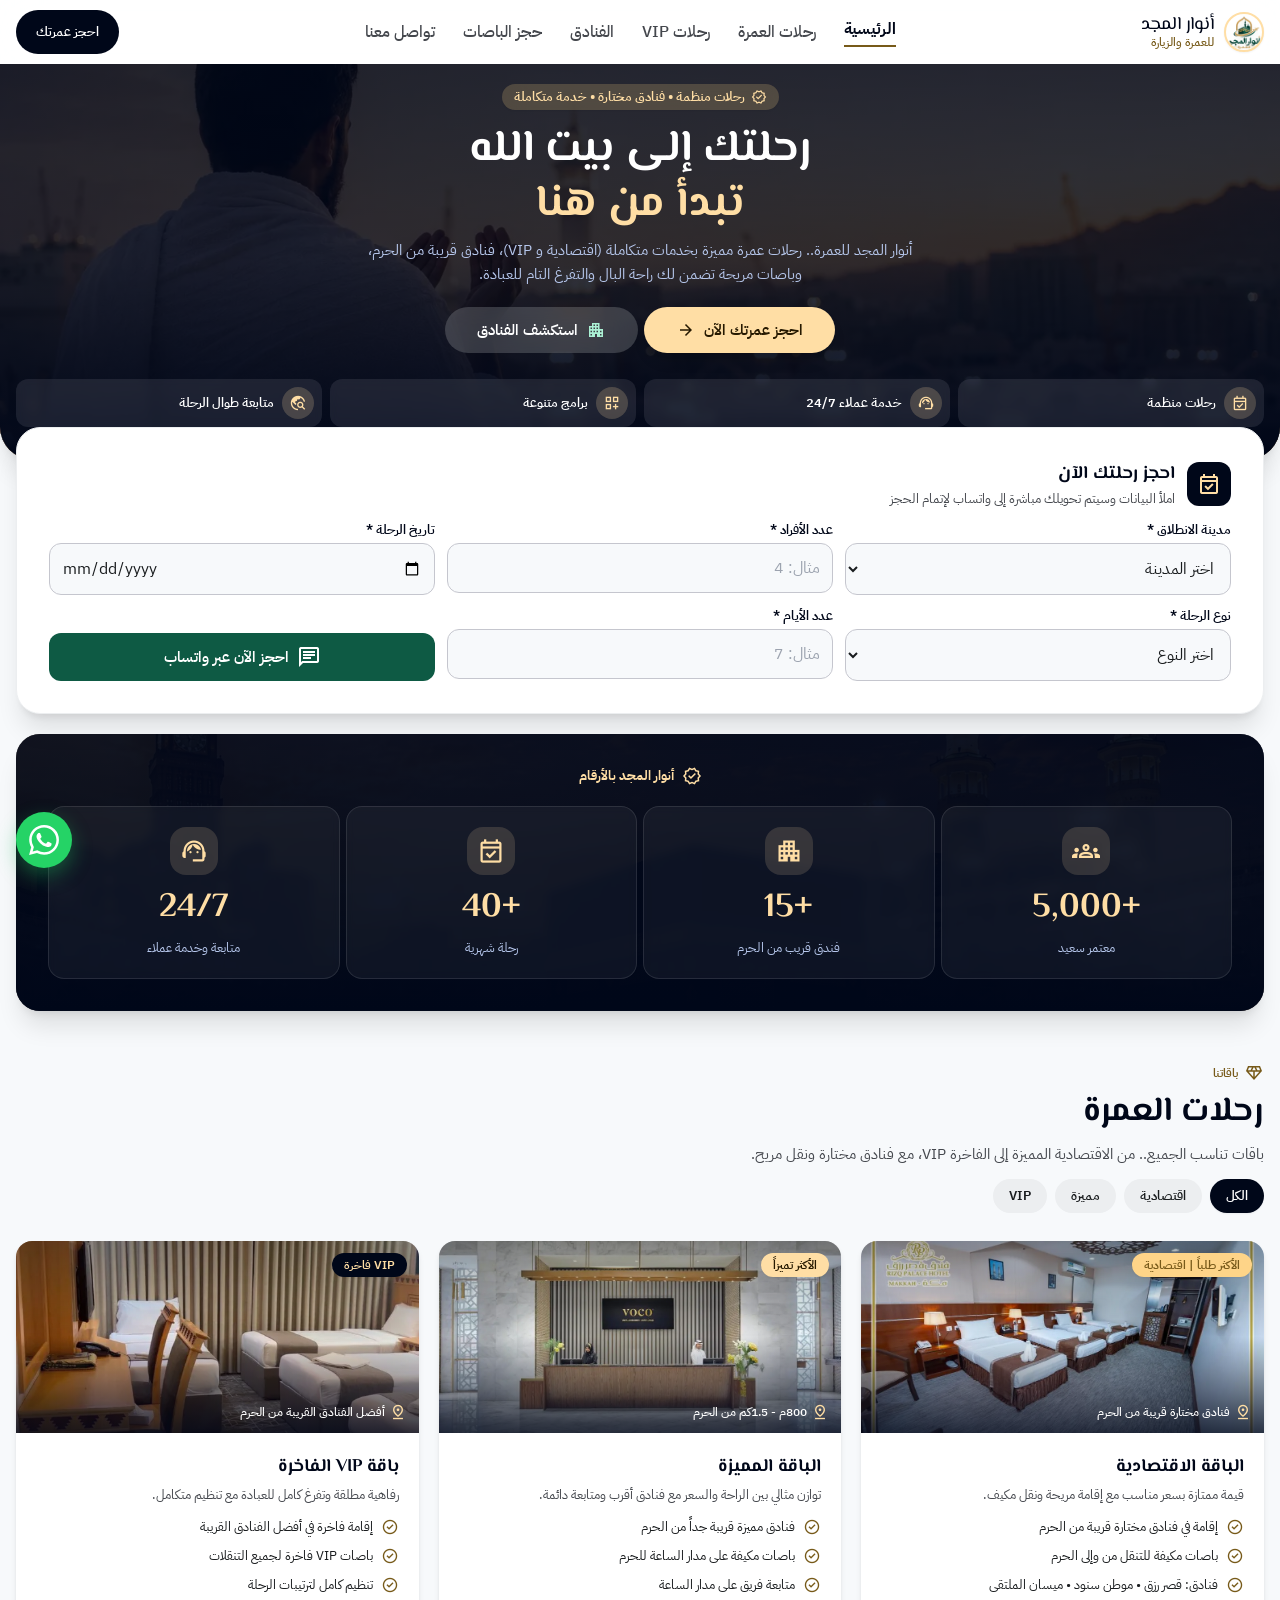
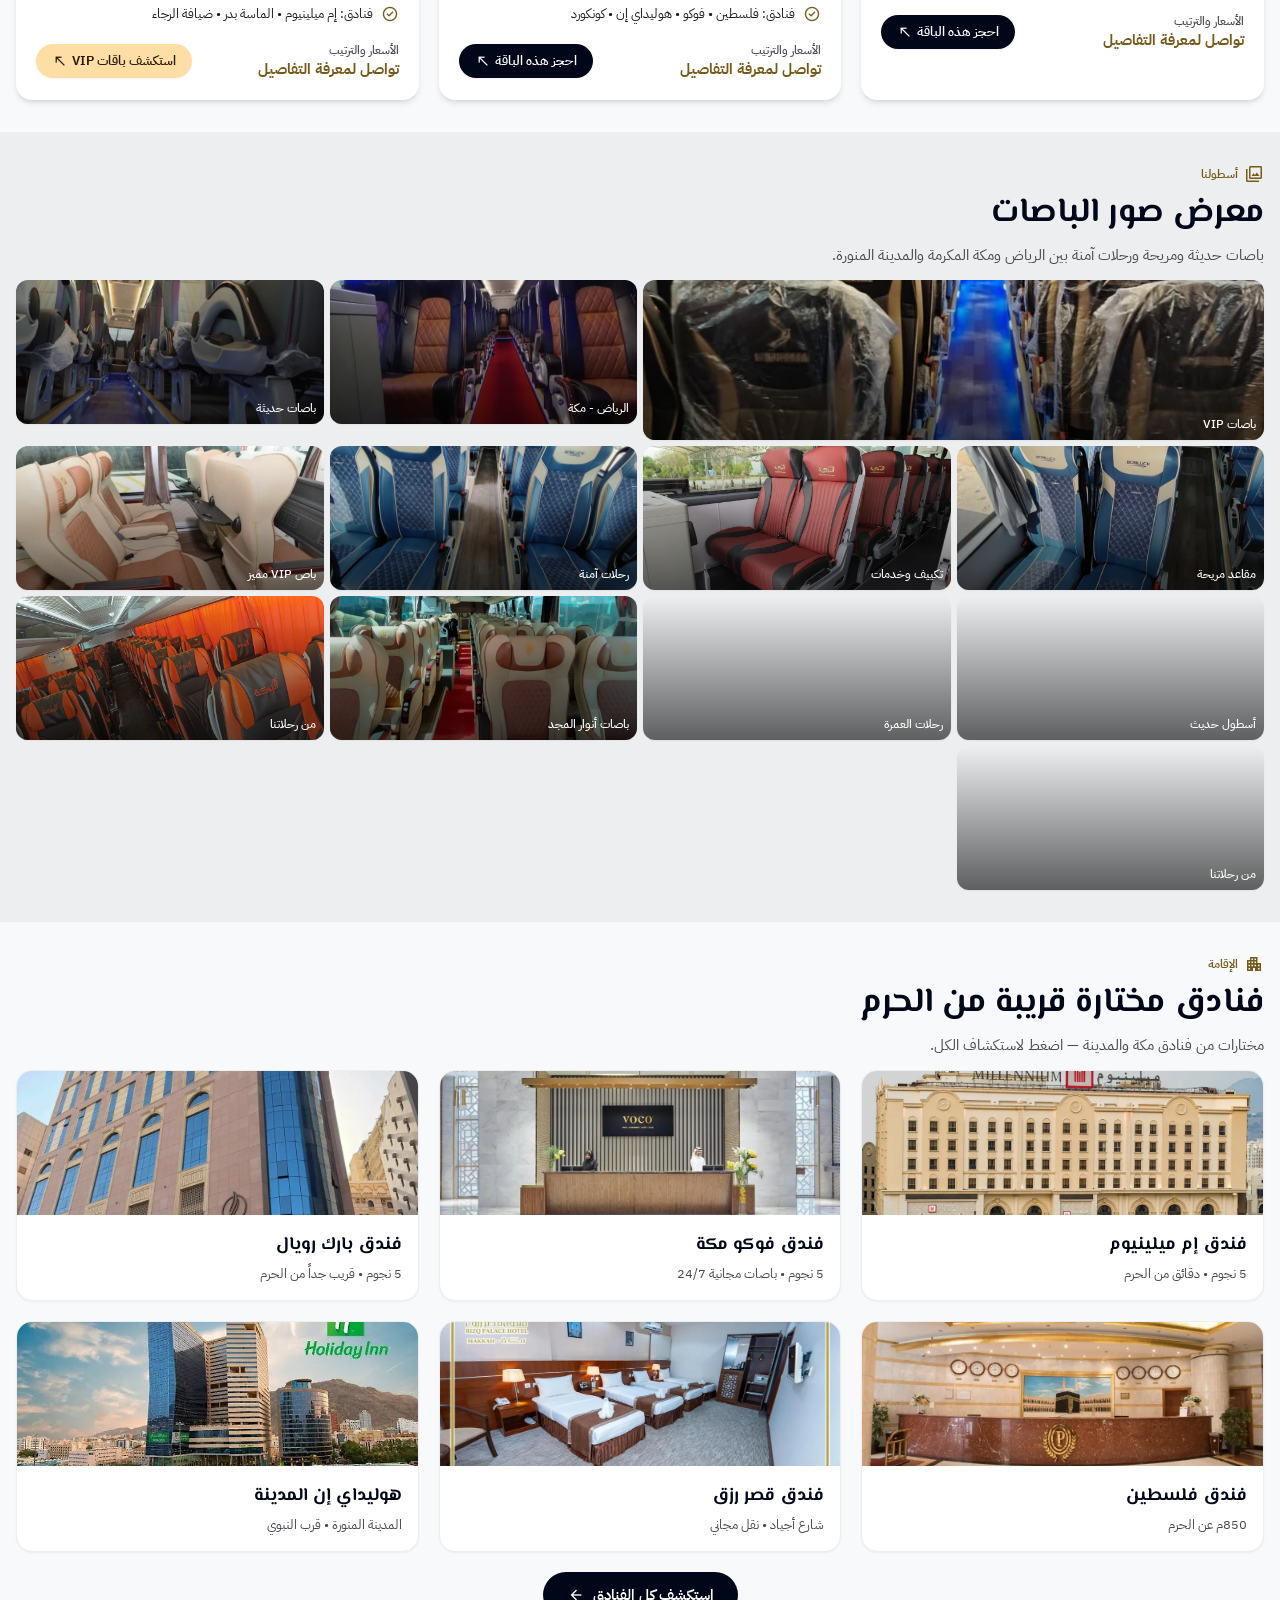
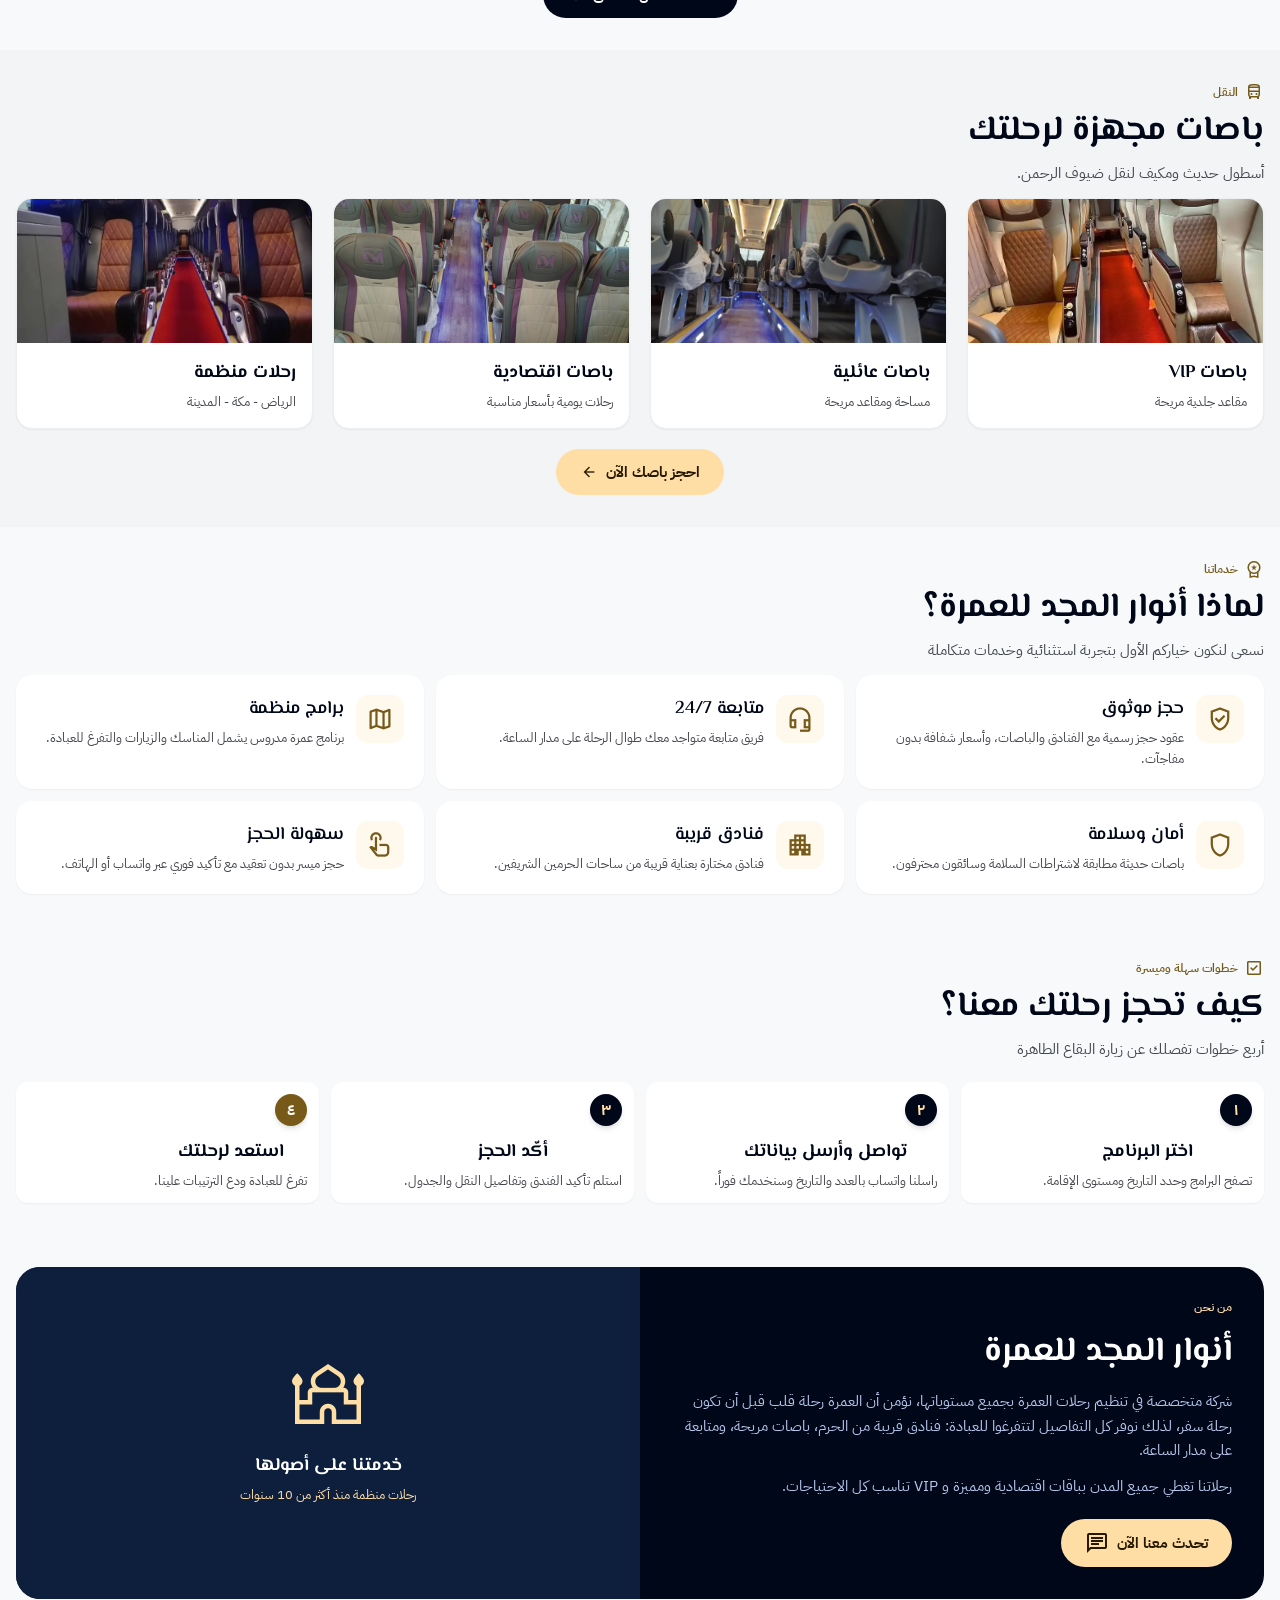
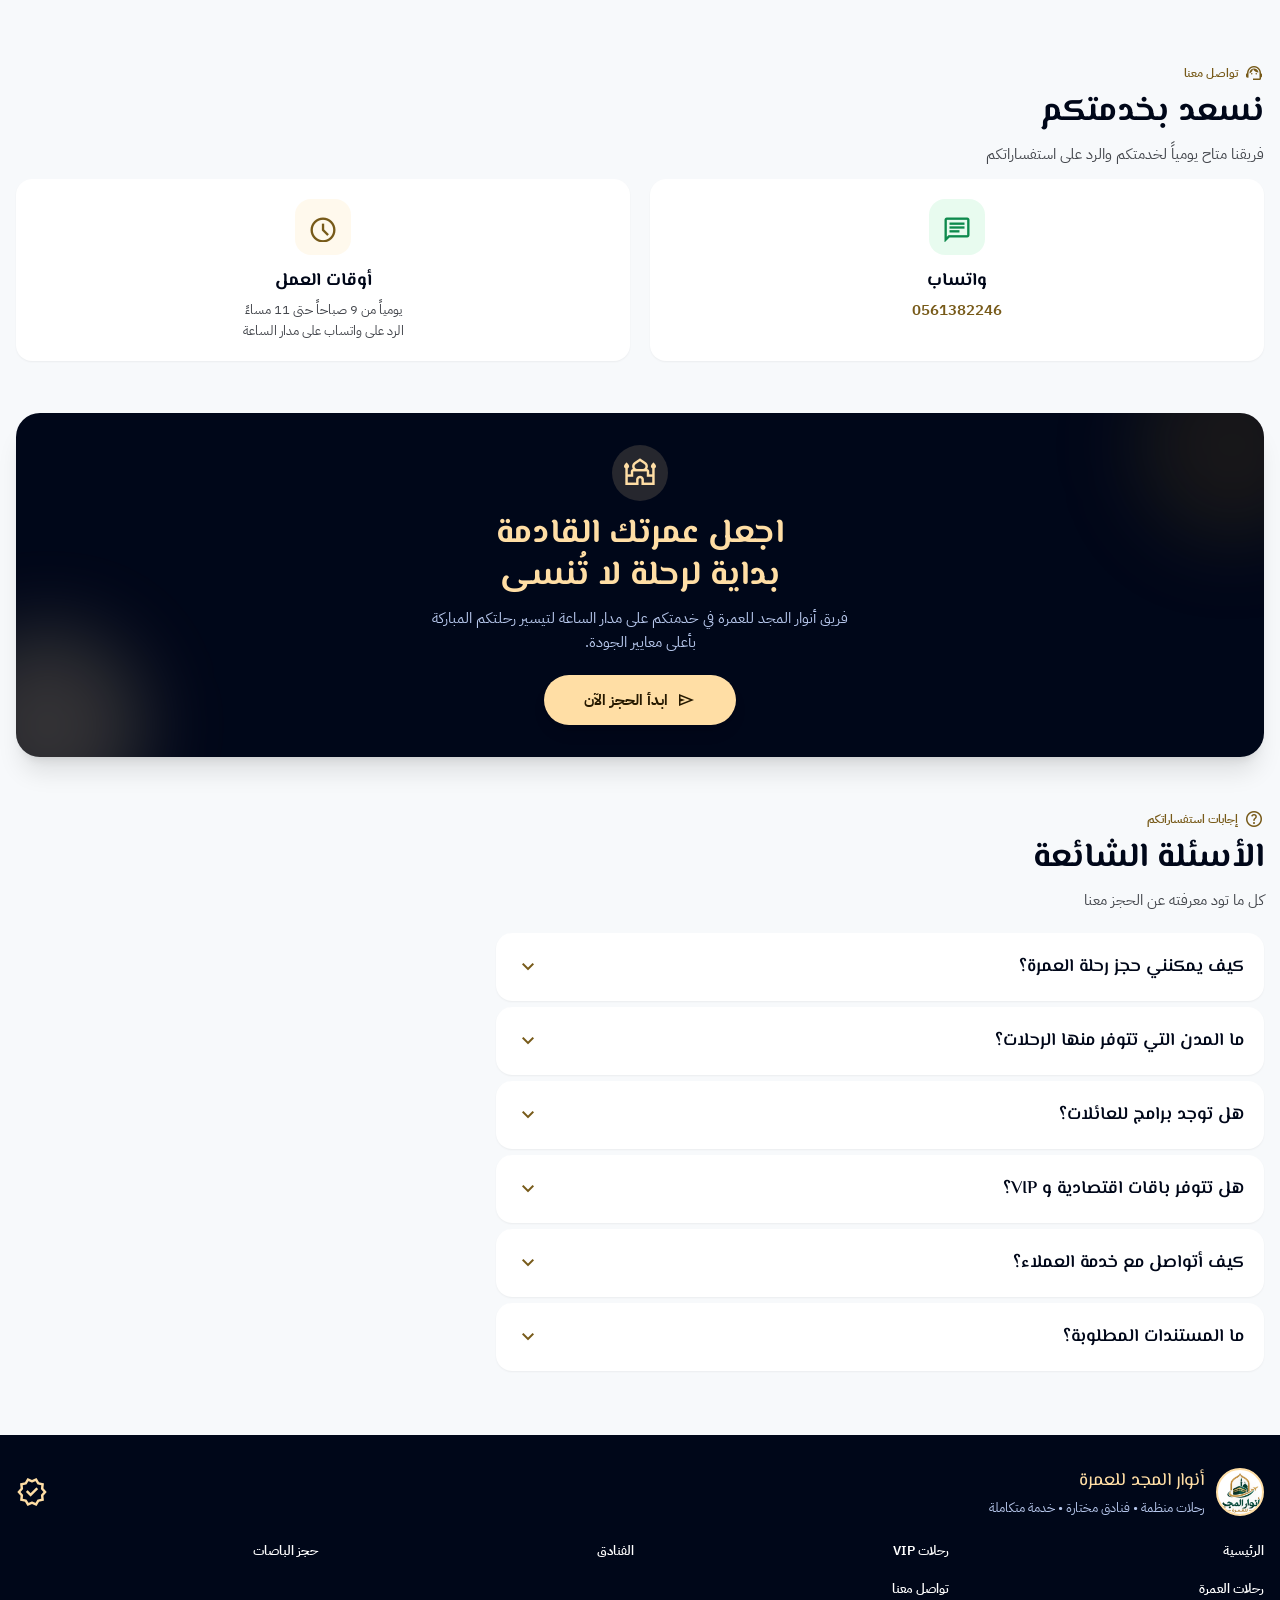
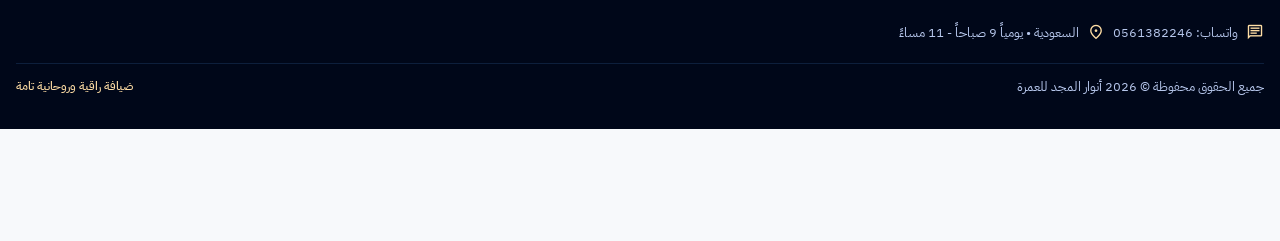
<file: index.html>
﻿<!DOCTYPE html>
<html dir="rtl" lang="ar"><head><meta charset="utf-8"/>
<meta content="width=device-width, initial-scale=1.0, maximum-scale=1.0, viewport-fit=cover" name="viewport"/>
<!-- Google Tag Manager -->
<script>(function(w,d,s,l,i){w[l]=w[l]||[];w[l].push({'gtm.start':new Date().getTime(),event:'gtm.js'});var f=d.getElementsByTagName(s)[0],j=d.createElement(s),dl=l!='dataLayer'?'&l='+l:'';j.async=true;j.src='https://www.googletagmanager.com/gtm.js?id='+i+dl;f.parentNode.insertBefore(j,f);})(window,document,'script','dataLayer','GTM-NN2KW634');</script>
<!-- Google tag (gtag.js) -->
<script async src="https://www.googletagmanager.com/gtag/js?id=AW-18585336769"></script>
<script>
window.dataLayer=window.dataLayer||[];function gtag(){dataLayer.push(arguments);}
gtag('js',new Date());gtag('config','AW-18585336769');
// Conversion: إرسال نموذج عملاء محتملين — fired on every WhatsApp click / booking-form submit
function gtag_report_conversion(url){var callback=function(){if(typeof(url)!='undefined'){window.location=url;}};gtag('event','conversion',{'send_to':'AW-18585336769/vYCaCLPv47sdEMH3lp5F','value':1.0,'currency':'SAR','event_callback':callback});return false;}
function trackWA(){try{gtag_report_conversion();}catch(e){}}
document.addEventListener('click',function(e){var a=e.target.closest&&e.target.closest('a[href*="wa.me/"]');if(a)trackWA();},true);
window.addEventListener('load',function(){document.querySelectorAll('[data-bg]').forEach(function(el){el.style.backgroundImage="url('"+el.getAttribute('data-bg')+"')";});});
</script>
<title>أنوار المجد للعمرة | رحلتك إلى بيت الله تبدأ من هنا</title>
<link href="img/favicon.png" rel="icon" type="image/png"/><link href="img/apple-touch-icon.png" rel="apple-touch-icon"/>
<meta content="رحلات عمرة منظمة، فنادق قريبة من الحرم، حجز باصات، وباقات VIP مع أنوار المجد للعمرة." name="description"/>
<meta content="أنوار المجد للعمرة | رحلتك إلى بيت الله تبدأ من هنا" property="og:title"/>
<meta content="رحلات عمرة منظمة، فنادق قريبة من الحرم، حجز باصات، وباقات VIP مع أنوار المجد للعمرة." property="og:description"/>
<meta content="https://anwaralmajd.online/img/hero1.webp" property="og:image"/>
<link href="https://fonts.googleapis.com" rel="preconnect"/><link crossorigin="" href="https://fonts.gstatic.com" rel="preconnect"/>
<link href="https://fonts.googleapis.com/css2?family=El+Messiri:wght@600;700&family=IBM+Plex+Sans+Arabic:wght@400;500;600;700&display=swap" rel="stylesheet" media="print" onload="this.media='all'"/>
<link href="https://fonts.googleapis.com/css2?family=Material+Symbols+Outlined:opsz,wght,FILL,GRAD@24,400,0,0&icon_names=ac_unit,airline_seat_recline_normal,apartment,arrow_back,arrow_forward,calendar_month,chat,check_box,check_circle,dashboard_customize,diamond,directions_bus,event_available,expand_more,groups,headset_mic,help,home,location_on,map,mosque,north_west,photo_library,pin_drop,route,schedule,security,send,shield,stars,support_agent,touch_app,travel_explore,verified,verified_user,workspace_premium&display=block" rel="stylesheet" media="print" onload="this.media='all'"/>
<noscript><link href="https://fonts.googleapis.com/css2?family=El+Messiri:wght@600;700&family=IBM+Plex+Sans+Arabic:wght@400;500;600;700&display=swap" rel="stylesheet"/><link href="https://fonts.googleapis.com/css2?family=Material+Symbols+Outlined:opsz,wght,FILL,GRAD@24,400,0,0&icon_names=ac_unit,airline_seat_recline_normal,apartment,arrow_back,arrow_forward,calendar_month,chat,check_box,check_circle,dashboard_customize,diamond,directions_bus,event_available,expand_more,groups,headset_mic,help,home,location_on,map,mosque,north_west,photo_library,pin_drop,route,schedule,security,send,shield,stars,support_agent,touch_app,travel_explore,verified,verified_user,workspace_premium&display=block" rel="stylesheet"/></noscript>
<link rel="preload" as="image" href="img/hero1.webp" fetchpriority="high"/>
<link href="css/site.css?v=2" rel="stylesheet"/>
</head><body class="bg-surface text-on-surface flex flex-col min-h-screen relative selection:bg-secondary-container">
<!-- Google Tag Manager (noscript) -->
<noscript><iframe src="https://www.googletagmanager.com/ns.html?id=GTM-NN2KW634" height="0" width="0" style="display:none;visibility:hidden"></iframe></noscript>
<header class="fixed top-0 w-full z-50 bg-surface-container-lowest/90 backdrop-blur-xl shadow-[0_1px_8px_rgba(0,0,0,0.04)] pt-safe">
<div class="max-w-7xl mx-auto h-16 px-gutter-mobile flex items-center justify-between">
<a href="./" class="flex items-center gap-space-xs">
<img alt="أنوار المجد للعمرة" class="h-10 w-10 rounded-full object-cover border-2 border-secondary-fixed shadow-sm bg-white" width="60" height="40" decoding="async" src="img/logo.webp"/>
<div class="flex flex-col pr-1"><span class="font-headline-sm text-primary tracking-tight leading-none">أنوار المجد</span><span class="font-label-sm text-secondary leading-none mt-0.5">للعمرة والزيارة</span></div></a>
<nav class="hidden lg:flex gap-7 items-center">
<a class="text-primary font-bold border-b-2 border-secondary pb-1" href="./">الرئيسية</a><a class="text-on-surface-variant hover:text-primary font-medium transition-colors" href="./#packages">رحلات العمرة</a><a class="text-on-surface-variant hover:text-primary font-medium transition-colors" href="vip">رحلات VIP</a><a class="text-on-surface-variant hover:text-primary font-medium transition-colors" href="hotels">الفنادق</a><a class="text-on-surface-variant hover:text-primary font-medium transition-colors" href="buses">حجز الباصات</a><a class="text-on-surface-variant hover:text-primary font-medium transition-colors" href="./#contact">تواصل معنا</a>
</nav>
<div class="flex items-center gap-2">
<a href="https://wa.me/966561382246?text=%D8%A7%D9%84%D8%B3%D9%84%D8%A7%D9%85%20%D8%B9%D9%84%D9%8A%D9%83%D9%85%D8%8C%20%D8%A3%D8%B1%D8%BA%D8%A8%20%D8%A8%D8%A7%D9%84%D8%A7%D8%B3%D8%AA%D9%81%D8%B3%D8%A7%D8%B1%20%D8%B9%D9%86%20%D8%B1%D8%AD%D9%84%D8%A7%D8%AA%20%D8%A7%D9%84%D8%B9%D9%85%D8%B1%D8%A9" target="_blank" rel="noopener" aria-label="واتساب" class="sm:hidden w-10 h-10 rounded-full bg-[#25D366] text-white flex items-center justify-center"><svg class="wa-icon text-[22px]" viewBox="0 0 24 24" aria-hidden="true"><path d="M17.472 14.382c-.297-.149-1.758-.867-2.03-.967-.273-.099-.471-.148-.67.15-.197.297-.767.966-.94 1.164-.173.199-.347.223-.644.075-.297-.15-1.255-.463-2.39-1.475-.883-.788-1.48-1.761-1.653-2.059-.173-.297-.018-.458.13-.606.134-.133.298-.347.446-.52.149-.174.198-.298.298-.497.099-.198.05-.371-.025-.52-.075-.149-.669-1.612-.916-2.207-.242-.579-.487-.5-.669-.51-.173-.008-.371-.01-.57-.01-.198 0-.52.074-.792.372-.272.297-1.04 1.016-1.04 2.479 0 1.462 1.065 2.875 1.213 3.074.149.198 2.096 3.2 5.077 4.487.709.306 1.262.489 1.694.625.712.227 1.36.195 1.871.118.571-.085 1.758-.719 2.006-1.413.248-.694.248-1.289.173-1.413-.074-.124-.272-.198-.57-.347m-5.421 7.403h-.004a9.87 9.87 0 01-5.031-1.378l-.361-.214-3.741.982.998-3.648-.235-.374a9.86 9.86 0 01-1.51-5.26c.001-5.45 4.436-9.884 9.888-9.884 2.64 0 5.122 1.03 6.988 2.898a9.825 9.825 0 012.893 6.994c-.003 5.45-4.437 9.884-9.885 9.884m8.413-18.297A11.815 11.815 0 0012.05 0C5.495 0 .16 5.335.157 11.892c0 2.096.547 4.142 1.588 5.945L.057 24l6.305-1.654a11.882 11.882 0 005.683 1.448h.005c6.554 0 11.89-5.335 11.893-11.893a11.821 11.821 0 00-3.48-8.413z"/></svg></a>
<a class="hidden sm:flex min-h-[44px] px-5 rounded-full bg-primary text-on-primary items-center justify-center font-label-md transition-transform active:scale-95" href="https://wa.me/966561382246?text=%D8%A7%D9%84%D8%B3%D9%84%D8%A7%D9%85%20%D8%B9%D9%84%D9%8A%D9%83%D9%85%D8%8C%20%D8%A3%D8%B1%D8%BA%D8%A8%20%D9%81%D9%8A%20%D8%AD%D8%AC%D8%B2%20%D8%B1%D8%AD%D9%84%D8%A9%20%D8%B9%D9%85%D8%B1%D8%A9" target="_blank" rel="noopener">احجز عمرتك</a>
</div></div></header><main class="flex-1 w-full bg-surface pt-16 pb-28"><div class="flex flex-col w-full"><section class="relative w-full overflow-hidden bg-primary text-on-primary rounded-b-[2rem] shadow-xl">
<div class="hero-slide absolute inset-0 bg-cover bg-center opacity-100" style="background-image:url('img/hero1.webp')"></div>
<div class="hero-slide absolute inset-0 bg-cover bg-center opacity-0" data-bg="img/hero2.webp"></div>
<div class="hero-slide absolute inset-0 bg-cover bg-center opacity-0" data-bg="img/hero3.webp"></div>
<div class="absolute inset-0 bg-gradient-to-b from-primary/85 via-primary/80 to-primary"></div>
<div class="relative z-10 max-w-7xl mx-auto px-gutter-mobile pt-space-md pb-space-lg flex flex-col items-center text-center">
<div class="inline-flex items-center gap-1.5 px-space-sm py-1 rounded-full bg-secondary-container/20 text-secondary-fixed backdrop-blur-md mb-space-sm shadow-sm">
<span class="material-symbols-outlined text-[16px] text-secondary-fixed">verified</span>
<span class="font-label-md tracking-tight">رحلات منظمة • فنادق مختارة • خدمة متكاملة</span></div>
<h1 class="font-headline-xl-mobile text-on-primary mb-space-xs font-bold leading-tight">رحلتك إلى بيت الله<br/><span class="text-secondary-fixed">تبدأ من هنا</span></h1>
<p class="font-body-md text-primary-fixed-dim max-w-xl mb-space-md leading-relaxed">أنوار المجد للعمرة.. رحلات عمرة مميزة بخدمات متكاملة (اقتصادية و VIP)، فنادق قريبة من الحرم، وباصات مريحة تضمن لك راحة البال والتفرغ التام للعبادة.</p>
<div class="flex flex-col sm:flex-row w-full sm:w-auto gap-space-xs mb-space-md">
<a class="sm:px-8 py-3 px-space-md rounded-full bg-secondary-fixed text-on-secondary-fixed font-label-lg flex items-center justify-center gap-2 shadow-lg active:scale-95 transition-transform" href="https://wa.me/966561382246?text=%D8%A7%D9%84%D8%B3%D9%84%D8%A7%D9%85%20%D8%B9%D9%84%D9%8A%D9%83%D9%85%D8%8C%20%D8%A3%D8%B1%D8%BA%D8%A8%20%D9%81%D9%8A%20%D8%AD%D8%AC%D8%B2%20%D8%B1%D8%AD%D9%84%D8%A9%20%D8%B9%D9%85%D8%B1%D8%A9" target="_blank" rel="noopener"><span>احجز عمرتك الآن</span><span class="material-symbols-outlined text-[20px]">arrow_forward</span></a>
<a class="sm:px-8 py-3 px-space-md rounded-full bg-surface-container-highest/20 text-on-primary backdrop-blur-md font-label-lg flex items-center justify-center gap-2 active:scale-95 transition-transform" href="hotels"><span class="material-symbols-outlined text-[20px] text-tertiary-fixed">apartment</span><span>استكشف الفنادق</span></a></div>
<div class="w-full grid grid-cols-2 lg:grid-cols-4 gap-2 pt-space-xs">
<div class="flex items-center gap-2 bg-surface-container-highest/10 backdrop-blur-sm p-2 rounded-xl text-right"><div class="w-8 h-8 rounded-full bg-secondary-fixed/20 flex items-center justify-center shrink-0"><span class="material-symbols-outlined text-secondary-fixed text-[18px]">event_available</span></div><span class="font-label-md text-on-primary">رحلات منظمة</span></div>
<div class="flex items-center gap-2 bg-surface-container-highest/10 backdrop-blur-sm p-2 rounded-xl text-right"><div class="w-8 h-8 rounded-full bg-secondary-fixed/20 flex items-center justify-center shrink-0"><span class="material-symbols-outlined text-secondary-fixed text-[18px]">support_agent</span></div><span class="font-label-md text-on-primary">خدمة عملاء 24/7</span></div>
<div class="flex items-center gap-2 bg-surface-container-highest/10 backdrop-blur-sm p-2 rounded-xl text-right"><div class="w-8 h-8 rounded-full bg-secondary-fixed/20 flex items-center justify-center shrink-0"><span class="material-symbols-outlined text-secondary-fixed text-[18px]">dashboard_customize</span></div><span class="font-label-md text-on-primary">برامج متنوعة</span></div>
<div class="flex items-center gap-2 bg-surface-container-highest/10 backdrop-blur-sm p-2 rounded-xl text-right"><div class="w-8 h-8 rounded-full bg-secondary-fixed/20 flex items-center justify-center shrink-0"><span class="material-symbols-outlined text-secondary-fixed text-[18px]">travel_explore</span></div><span class="font-label-md text-on-primary">متابعة طوال الرحلة</span></div>
</div></div></section><section class="w-full px-gutter-mobile -mt-8 relative z-20"><div class="max-w-7xl mx-auto bg-surface-container-lowest rounded-3xl shadow-xl p-space-md md:p-space-lg border border-surface-container">
<div class="flex items-center gap-3 mb-space-sm"><span class="w-11 h-11 rounded-xl bg-primary text-secondary-fixed flex items-center justify-center"><span class="material-symbols-outlined">event_available</span></span>
<div><h2 class="font-headline-sm text-primary font-bold">احجز رحلتك الآن</h2><p class="font-body-sm text-on-surface-variant">املأ البيانات وسيتم تحويلك مباشرة إلى واتساب لإتمام الحجز</p></div></div>
<form id="bookingForm" novalidate class="grid grid-cols-1 sm:grid-cols-2 lg:grid-cols-3 gap-3">
<div class="flex flex-col gap-1"><label class="font-label-md text-primary">مدينة الانطلاق *</label><select id="bFrom" required class="bg-surface border border-outline-variant rounded-xl py-3 px-3"><option value="">اختر المدينة</option><option>الرياض</option><option>الدمام والشرقية</option><option>القصيم</option><option>حائل</option><option>المدينة المنورة</option></select></div>
<div class="flex flex-col gap-1"><label class="font-label-md text-primary">عدد الأفراد *</label><input id="bPeople" type="number" min="1" placeholder="مثال: 4" required class="bg-surface border border-outline-variant rounded-xl py-3 px-3"/></div>
<div class="flex flex-col gap-1"><label class="font-label-md text-primary">تاريخ الرحلة *</label><input id="bDate" type="date" required class="bg-surface border border-outline-variant rounded-xl py-3 px-3"/></div>
<div class="flex flex-col gap-1"><label class="font-label-md text-primary">نوع الرحلة *</label><select id="bType" required class="bg-surface border border-outline-variant rounded-xl py-3 px-3"><option value="">اختر النوع</option><option>اقتصادية</option><option>مميزة</option><option>VIP</option></select></div>
<div class="flex flex-col gap-1"><label class="font-label-md text-primary">عدد الأيام *</label><input id="bDays" type="number" min="1" placeholder="مثال: 7" required class="bg-surface border border-outline-variant rounded-xl py-3 px-3"/></div>
<button type="submit" class="bg-[#0E5A44] hover:opacity-90 text-white font-label-lg py-3 rounded-xl transition flex items-center justify-center gap-2 self-end"><span class="material-symbols-outlined">chat</span>احجز الآن عبر واتساب</button>
</form><div id="formError" class="hidden mt-3 font-body-sm font-bold text-red-700 bg-red-50 border border-red-200 rounded-lg px-4 py-3"></div>
</div></section><section class="w-full px-gutter-mobile py-space-md"><div class="max-w-7xl mx-auto relative overflow-hidden bg-primary rounded-3xl shadow-xl">
<div class="absolute -top-20 -left-20 w-64 h-64 rounded-full bg-secondary/15 blur-3xl"></div>
<div class="absolute -bottom-20 -right-20 w-64 h-64 rounded-full bg-secondary-fixed/15 blur-3xl"></div>
<div class="absolute inset-0 opacity-20 bg-cover bg-center" style="background-image:url(img/hero3.webp)"></div>
<div class="absolute inset-0 bg-gradient-to-b from-primary/70 via-primary/85 to-primary"></div>
<div class="relative z-10 px-space-md py-space-lg md:p-space-lg">
<div class="flex items-center justify-center gap-2 mb-space-md"><span class="material-symbols-outlined text-secondary-fixed text-[20px]">verified</span><span class="font-label-md font-bold text-secondary-fixed tracking-wide">أنوار المجد بالأرقام</span></div>
<div class="grid grid-cols-2 lg:grid-cols-4 gap-space-xs">
<div class="flex flex-col items-center text-center bg-on-primary/5 border border-on-primary/10 rounded-2xl px-3 py-5 backdrop-blur-sm hover:bg-on-primary/10 transition-colors"><div class="w-12 h-12 rounded-2xl bg-secondary-fixed/15 flex items-center justify-center mb-2"><span class="material-symbols-outlined text-secondary-fixed text-[28px]">groups</span></div><div class="font-headline-lg text-secondary-fixed font-bold stat-num" data-count="5000" data-prefix="+">+5,000</div><div class="font-body-sm text-primary-fixed-dim mt-1">معتمر سعيد</div></div>
<div class="flex flex-col items-center text-center bg-on-primary/5 border border-on-primary/10 rounded-2xl px-3 py-5 backdrop-blur-sm hover:bg-on-primary/10 transition-colors"><div class="w-12 h-12 rounded-2xl bg-secondary-fixed/15 flex items-center justify-center mb-2"><span class="material-symbols-outlined text-secondary-fixed text-[28px]">apartment</span></div><div class="font-headline-lg text-secondary-fixed font-bold stat-num" data-count="15" data-prefix="+">+15</div><div class="font-body-sm text-primary-fixed-dim mt-1">فندق قريب من الحرم</div></div>
<div class="flex flex-col items-center text-center bg-on-primary/5 border border-on-primary/10 rounded-2xl px-3 py-5 backdrop-blur-sm hover:bg-on-primary/10 transition-colors"><div class="w-12 h-12 rounded-2xl bg-secondary-fixed/15 flex items-center justify-center mb-2"><span class="material-symbols-outlined text-secondary-fixed text-[28px]">event_available</span></div><div class="font-headline-lg text-secondary-fixed font-bold stat-num" data-count="40" data-prefix="+">+40</div><div class="font-body-sm text-primary-fixed-dim mt-1">رحلة شهرية</div></div>
<div class="flex flex-col items-center text-center bg-on-primary/5 border border-on-primary/10 rounded-2xl px-3 py-5 backdrop-blur-sm hover:bg-on-primary/10 transition-colors"><div class="w-12 h-12 rounded-2xl bg-secondary-fixed/15 flex items-center justify-center mb-2"><span class="material-symbols-outlined text-secondary-fixed text-[28px]">support_agent</span></div><div class="font-headline-lg text-secondary-fixed font-bold" dir="ltr">24/7</div><div class="font-body-sm text-primary-fixed-dim mt-1">متابعة وخدمة عملاء</div></div>
</div></div></div>
<script>
document.addEventListener('DOMContentLoaded',function(){var nums=document.querySelectorAll('.stat-num[data-count]');if(!('IntersectionObserver' in window))return;var io=new IntersectionObserver(function(es){es.forEach(function(e){if(!e.isIntersecting)return;var el=e.target;io.unobserve(el);var target=+el.dataset.count;var pre=el.dataset.prefix||'';var t0=null;function step(ts){if(!t0)t0=ts;var p=Math.min((ts-t0)/1500,1);var v=Math.round(target*(1-Math.pow(1-p,3)));el.textContent=pre+v.toLocaleString('en-US');if(p<1)requestAnimationFrame(step);}requestAnimationFrame(step);});},{threshold:.4});nums.forEach(function(n){io.observe(n);});});
</script></section><section class="w-full px-gutter-mobile py-space-lg flex flex-col" id="packages"><div class="max-w-7xl mx-auto w-full"><div class="flex flex-col text-right mb-space-sm"><div class="flex items-center gap-1.5 text-secondary mb-1"><span class="material-symbols-outlined text-[20px]">diamond</span><span class="font-label-sm font-semibold uppercase tracking-wider">باقاتنا</span></div><h2 class="font-headline-lg text-primary font-bold">رحلات العمرة</h2><p class="font-body-md text-on-surface-variant mt-1">باقات تناسب الجميع.. من الاقتصادية المميزة إلى الفاخرة VIP، مع فنادق مختارة ونقل مريح.</p></div><div class="flex items-center gap-2 overflow-x-auto pb-2 no-scrollbar mb-space-md" id="package-tabs">
<button data-filter="all" class="shrink-0 px-4 py-2 rounded-full bg-primary text-on-primary font-label-md shadow-sm">الكل</button>
<button data-filter="eco" class="shrink-0 px-4 py-2 rounded-full bg-surface-container text-on-surface font-label-md">اقتصادية</button>
<button data-filter="prem" class="shrink-0 px-4 py-2 rounded-full bg-surface-container text-on-surface font-label-md">مميزة</button>
<button data-filter="vip" class="shrink-0 px-4 py-2 rounded-full bg-surface-container text-on-surface font-label-md">VIP</button></div>
<div class="grid grid-cols-1 md:grid-cols-3 gap-space-md"><article data-cat="eco" class="flex flex-col bg-surface-container-lowest rounded-2xl overflow-hidden shadow-md">
<div class="relative w-full h-48 overflow-hidden"><img decoding="async" src="img/hotel/qasr-rizq.min.webp" alt="الباقة الاقتصادية" loading="lazy" class="w-full h-full object-cover"/>
<div class="absolute inset-0 bg-gradient-to-t from-primary/80 via-transparent to-black/30"></div>
<div class="absolute top-3 right-3 bg-secondary-container text-on-secondary-container px-3 py-1 rounded-full flex items-center gap-1 shadow-sm"><span class="font-label-sm font-semibold">الأكثر طلباً | اقتصادية</span></div>
<div class="absolute bottom-3 right-3 text-white flex items-center gap-1"><span class="material-symbols-outlined text-[18px] text-secondary-fixed">pin_drop</span><span class="font-label-sm font-medium">فنادق مختارة قريبة من الحرم</span></div></div>
<div class="p-space-md flex flex-col text-right"><h3 class="font-headline-sm text-primary font-bold">الباقة الاقتصادية</h3>
<p class="font-body-sm text-on-surface-variant mt-1 leading-normal">قيمة ممتازة بسعر مناسب مع إقامة مريحة ونقل مكيف.</p>
<ul class="flex flex-col gap-2 my-space-sm font-body-sm text-on-surface"><li class="flex items-center gap-2"><span class="material-symbols-outlined text-secondary text-[18px]">check_circle</span><span>إقامة في فنادق مختارة قريبة من الحرم</span></li><li class="flex items-center gap-2"><span class="material-symbols-outlined text-secondary text-[18px]">check_circle</span><span>باصات مكيفة للتنقل من وإلى الحرم</span></li><li class="flex items-center gap-2"><span class="material-symbols-outlined text-secondary text-[18px]">check_circle</span><span>فنادق: قصر رزق • موطن سنود • ميسان الملتقى</span></li></ul>
<div class="pt-space-xs flex items-center justify-between mt-auto"><div class="flex flex-col"><span class="font-label-sm text-on-surface-variant">الأسعار والترتيب</span><span class="font-label-lg text-secondary font-bold">تواصل لمعرفة التفاصيل</span></div>
<a class="px-4 py-2 rounded-full font-label-md flex items-center gap-1 shadow-sm active:scale-95 transition-transform bg-primary text-on-primary" href="https://wa.me/966561382246?text=%D8%A7%D9%84%D8%B3%D9%84%D8%A7%D9%85%20%D8%B9%D9%84%D9%8A%D9%83%D9%85%D8%8C%20%D8%A3%D8%B1%D8%BA%D8%A8%20%D8%A8%D8%AD%D8%AC%D8%B2%20%D8%A7%D9%84%D8%A8%D8%A7%D9%82%D8%A9%20%D8%A7%D9%84%D8%A7%D9%82%D8%AA%D8%B5%D8%A7%D8%AF%D9%8A%D8%A9%20%D9%84%D9%84%D8%B9%D9%85%D8%B1%D8%A9" target="_blank" rel="noopener"><span>احجز هذه الباقة</span><span class="material-symbols-outlined text-[16px]">north_west</span></a>
</div></div></article><article data-cat="prem" class="flex flex-col bg-surface-container-lowest rounded-2xl overflow-hidden shadow-md">
<div class="relative w-full h-48 overflow-hidden"><img decoding="async" src="img/hotel/foco.min.webp" alt="الباقة المميزة" loading="lazy" class="w-full h-full object-cover"/>
<div class="absolute inset-0 bg-gradient-to-t from-primary/80 via-transparent to-black/30"></div>
<div class="absolute top-3 right-3 bg-secondary-fixed text-on-secondary-fixed px-3 py-1 rounded-full flex items-center gap-1 shadow-sm"><span class="font-label-sm font-semibold">الأكثر تميزاً</span></div>
<div class="absolute bottom-3 right-3 text-white flex items-center gap-1"><span class="material-symbols-outlined text-[18px] text-secondary-fixed">pin_drop</span><span class="font-label-sm font-medium">800م - 1.5كم من الحرم</span></div></div>
<div class="p-space-md flex flex-col text-right"><h3 class="font-headline-sm text-primary font-bold">الباقة المميزة</h3>
<p class="font-body-sm text-on-surface-variant mt-1 leading-normal">توازن مثالي بين الراحة والسعر مع فنادق أقرب ومتابعة دائمة.</p>
<ul class="flex flex-col gap-2 my-space-sm font-body-sm text-on-surface"><li class="flex items-center gap-2"><span class="material-symbols-outlined text-secondary text-[18px]">check_circle</span><span>فنادق مميزة قريبة جداً من الحرم</span></li><li class="flex items-center gap-2"><span class="material-symbols-outlined text-secondary text-[18px]">check_circle</span><span>باصات مكيفة على مدار الساعة للحرم</span></li><li class="flex items-center gap-2"><span class="material-symbols-outlined text-secondary text-[18px]">check_circle</span><span>متابعة فريق على مدار الساعة</span></li><li class="flex items-center gap-2"><span class="material-symbols-outlined text-secondary text-[18px]">check_circle</span><span>فنادق: فلسطين • فوكو • هوليداي إن • كونكورد</span></li></ul>
<div class="pt-space-xs flex items-center justify-between mt-auto"><div class="flex flex-col"><span class="font-label-sm text-on-surface-variant">الأسعار والترتيب</span><span class="font-label-lg text-secondary font-bold">تواصل لمعرفة التفاصيل</span></div>
<a class="px-4 py-2 rounded-full font-label-md flex items-center gap-1 shadow-sm active:scale-95 transition-transform bg-primary text-on-primary" href="https://wa.me/966561382246?text=%D8%A7%D9%84%D8%B3%D9%84%D8%A7%D9%85%20%D8%B9%D9%84%D9%8A%D9%83%D9%85%D8%8C%20%D8%A3%D8%B1%D8%BA%D8%A8%20%D8%A8%D8%AD%D8%AC%D8%B2%20%D8%A7%D9%84%D8%A8%D8%A7%D9%82%D8%A9%20%D8%A7%D9%84%D9%85%D9%85%D9%8A%D8%B2%D8%A9%20%D9%84%D9%84%D8%B9%D9%85%D8%B1%D8%A9" target="_blank" rel="noopener"><span>احجز هذه الباقة</span><span class="material-symbols-outlined text-[16px]">north_west</span></a>
</div></div></article><article data-cat="vip" class="flex flex-col bg-surface-container-lowest rounded-2xl overflow-hidden shadow-md">
<div class="relative w-full h-48 overflow-hidden"><img decoding="async" src="img/hotel/vip1.webp" alt="باقة VIP الفاخرة" loading="lazy" class="w-full h-full object-cover"/>
<div class="absolute inset-0 bg-gradient-to-t from-primary/80 via-transparent to-black/30"></div>
<div class="absolute top-3 right-3 bg-primary text-secondary-fixed px-3 py-1 rounded-full flex items-center gap-1 shadow-sm"><span class="font-label-sm font-semibold">VIP فاخرة</span></div>
<div class="absolute bottom-3 right-3 text-white flex items-center gap-1"><span class="material-symbols-outlined text-[18px] text-secondary-fixed">pin_drop</span><span class="font-label-sm font-medium">أفضل الفنادق القريبة من الحرم</span></div></div>
<div class="p-space-md flex flex-col text-right"><h3 class="font-headline-sm text-primary font-bold">باقة VIP الفاخرة</h3>
<p class="font-body-sm text-on-surface-variant mt-1 leading-normal">رفاهية مطلقة وتفرغ كامل للعبادة مع تنظيم متكامل.</p>
<ul class="flex flex-col gap-2 my-space-sm font-body-sm text-on-surface"><li class="flex items-center gap-2"><span class="material-symbols-outlined text-secondary text-[18px]">check_circle</span><span>إقامة فاخرة في أفضل الفنادق القريبة</span></li><li class="flex items-center gap-2"><span class="material-symbols-outlined text-secondary text-[18px]">check_circle</span><span>باصات VIP فاخرة لجميع التنقلات</span></li><li class="flex items-center gap-2"><span class="material-symbols-outlined text-secondary text-[18px]">check_circle</span><span>تنظيم كامل لترتيبات الرحلة</span></li><li class="flex items-center gap-2"><span class="material-symbols-outlined text-secondary text-[18px]">check_circle</span><span>فنادق: إم ميلينيوم • الماسة بدر • ضيافة الرجاء</span></li></ul>
<div class="pt-space-xs flex items-center justify-between mt-auto"><div class="flex flex-col"><span class="font-label-sm text-on-surface-variant">الأسعار والترتيب</span><span class="font-label-lg text-secondary font-bold">تواصل لمعرفة التفاصيل</span></div>
<a class="px-4 py-2 rounded-full font-label-md flex items-center gap-1 shadow-sm active:scale-95 transition-transform bg-secondary-fixed text-on-secondary-fixed" href="vip" target="_blank" rel="noopener"><span>استكشف باقات VIP</span><span class="material-symbols-outlined text-[16px]">north_west</span></a>
</div></div></article></div></div></section><section class="w-full bg-surface-container px-gutter-mobile py-space-lg flex flex-col"><div class="max-w-7xl mx-auto w-full"><div class="flex flex-col text-right mb-space-sm"><div class="flex items-center gap-1.5 text-secondary mb-1"><span class="material-symbols-outlined text-[20px]">photo_library</span><span class="font-label-sm font-semibold uppercase tracking-wider">أسطولنا</span></div><h2 class="font-headline-lg text-primary font-bold">معرض صور الباصات</h2><p class="font-body-md text-on-surface-variant mt-1">باصات حديثة ومريحة ورحلات آمنة بين الرياض ومكة المكرمة والمدينة المنورة.</p></div><div class="grid grid-cols-2 lg:grid-cols-4 gap-space-xs"><div class="relative rounded-xl overflow-hidden h-40 col-span-2 shadow-sm group">
<img decoding="async" src="img/bus/busvip1.webp" alt="باصات VIP" loading="lazy" class="w-full h-full object-cover group-hover:scale-105 transition-transform duration-500"/>
<div class="absolute inset-0 bg-gradient-to-t from-black/60 to-transparent"></div>
<span class="absolute bottom-2 right-2 text-white font-label-sm">باصات VIP</span></div><div class="relative rounded-xl overflow-hidden h-36 shadow-sm group">
<img decoding="async" src="img/bus/riyadh-makkah.webp" alt="الرياض - مكة" loading="lazy" class="w-full h-full object-cover group-hover:scale-105 transition-transform duration-500"/>
<div class="absolute inset-0 bg-gradient-to-t from-black/60 to-transparent"></div>
<span class="absolute bottom-2 right-2 text-white font-label-sm">الرياض - مكة</span></div><div class="relative rounded-xl overflow-hidden h-36 shadow-sm group">
<img decoding="async" src="img/bus/bus2.webp" alt="باصات حديثة" loading="lazy" class="w-full h-full object-cover group-hover:scale-105 transition-transform duration-500"/>
<div class="absolute inset-0 bg-gradient-to-t from-black/60 to-transparent"></div>
<span class="absolute bottom-2 right-2 text-white font-label-sm">باصات حديثة</span></div><div class="relative rounded-xl overflow-hidden h-36 shadow-sm group">
<img decoding="async" src="img/bus/bus3.webp" alt="مقاعد مريحة" loading="lazy" class="w-full h-full object-cover group-hover:scale-105 transition-transform duration-500"/>
<div class="absolute inset-0 bg-gradient-to-t from-black/60 to-transparent"></div>
<span class="absolute bottom-2 right-2 text-white font-label-sm">مقاعد مريحة</span></div><div class="relative rounded-xl overflow-hidden h-36 shadow-sm group">
<img decoding="async" src="img/bus/bus7.webp" alt="تكييف وخدمات" loading="lazy" class="w-full h-full object-cover group-hover:scale-105 transition-transform duration-500"/>
<div class="absolute inset-0 bg-gradient-to-t from-black/60 to-transparent"></div>
<span class="absolute bottom-2 right-2 text-white font-label-sm">تكييف وخدمات</span></div><div class="relative rounded-xl overflow-hidden h-36 shadow-sm group">
<img decoding="async" src="img/bus/bus5.webp" alt="رحلات آمنة" loading="lazy" class="w-full h-full object-cover group-hover:scale-105 transition-transform duration-500"/>
<div class="absolute inset-0 bg-gradient-to-t from-black/60 to-transparent"></div>
<span class="absolute bottom-2 right-2 text-white font-label-sm">رحلات آمنة</span></div><div class="relative rounded-xl overflow-hidden h-36 shadow-sm group">
<img decoding="async" src="img/bus/bus-vip2.min.webp" alt="باص VIP مميز" loading="lazy" class="w-full h-full object-cover group-hover:scale-105 transition-transform duration-500"/>
<div class="absolute inset-0 bg-gradient-to-t from-black/60 to-transparent"></div>
<span class="absolute bottom-2 right-2 text-white font-label-sm">باص VIP مميز</span></div><div class="relative rounded-xl overflow-hidden h-36 shadow-sm group">
<img decoding="async" src="img/bus/bus_vip.webp" alt="أسطول حديث" loading="lazy" class="w-full h-full object-cover group-hover:scale-105 transition-transform duration-500"/>
<div class="absolute inset-0 bg-gradient-to-t from-black/60 to-transparent"></div>
<span class="absolute bottom-2 right-2 text-white font-label-sm">أسطول حديث</span></div><div class="relative rounded-xl overflow-hidden h-36 shadow-sm group">
<img decoding="async" src="img/bus/bus.min.webp" alt="رحلات العمرة" loading="lazy" class="w-full h-full object-cover group-hover:scale-105 transition-transform duration-500"/>
<div class="absolute inset-0 bg-gradient-to-t from-black/60 to-transparent"></div>
<span class="absolute bottom-2 right-2 text-white font-label-sm">رحلات العمرة</span></div><div class="relative rounded-xl overflow-hidden h-36 shadow-sm group">
<img decoding="async" src="img/bus/buss11.min.webp" alt="باصات أنوار المجد" loading="lazy" class="w-full h-full object-cover group-hover:scale-105 transition-transform duration-500"/>
<div class="absolute inset-0 bg-gradient-to-t from-black/60 to-transparent"></div>
<span class="absolute bottom-2 right-2 text-white font-label-sm">باصات أنوار المجد</span></div><div class="relative rounded-xl overflow-hidden h-36 shadow-sm group">
<img decoding="async" src="img/new/trip1.min.webp" alt="من رحلاتنا" loading="lazy" class="w-full h-full object-cover group-hover:scale-105 transition-transform duration-500"/>
<div class="absolute inset-0 bg-gradient-to-t from-black/60 to-transparent"></div>
<span class="absolute bottom-2 right-2 text-white font-label-sm">من رحلاتنا</span></div><div class="relative rounded-xl overflow-hidden h-36 shadow-sm group">
<img decoding="async" src="img/new/trip2.min.webp" alt="من رحلاتنا" loading="lazy" class="w-full h-full object-cover group-hover:scale-105 transition-transform duration-500"/>
<div class="absolute inset-0 bg-gradient-to-t from-black/60 to-transparent"></div>
<span class="absolute bottom-2 right-2 text-white font-label-sm">من رحلاتنا</span></div></div></div></section><section class="w-full px-gutter-mobile py-space-lg"><div class="max-w-7xl mx-auto"><div class="flex flex-col text-right mb-space-sm"><div class="flex items-center gap-1.5 text-secondary mb-1"><span class="material-symbols-outlined text-[20px]">apartment</span><span class="font-label-sm font-semibold uppercase tracking-wider">الإقامة</span></div><h2 class="font-headline-lg text-primary font-bold">فنادق مختارة قريبة من الحرم</h2><p class="font-body-md text-on-surface-variant mt-1">مختارات من فنادق مكة والمدينة — اضغط لاستكشاف الكل.</p></div><div class="grid grid-cols-1 sm:grid-cols-2 lg:grid-cols-3 gap-space-md"><a href="hotels" class="group bg-surface-container-lowest rounded-2xl border border-surface-container shadow-sm overflow-hidden">
<img decoding="async" src="img/hotel/millennium.min.webp" alt="فندق إم ميلينيوم" loading="lazy" class="h-36 w-full object-cover group-hover:scale-105 transition-transform duration-500"/>
<div class="p-4"><h3 class="font-headline-sm text-primary font-bold">فندق إم ميلينيوم</h3><p class="font-body-sm text-on-surface-variant mt-1">5 نجوم • دقائق من الحرم</p></div></a><a href="hotels" class="group bg-surface-container-lowest rounded-2xl border border-surface-container shadow-sm overflow-hidden">
<img decoding="async" src="img/hotel/foco.min.webp" alt="فندق فوكو مكة" loading="lazy" class="h-36 w-full object-cover group-hover:scale-105 transition-transform duration-500"/>
<div class="p-4"><h3 class="font-headline-sm text-primary font-bold">فندق فوكو مكة</h3><p class="font-body-sm text-on-surface-variant mt-1">5 نجوم • باصات مجانية 24/7</p></div></a><a href="hotels" class="group bg-surface-container-lowest rounded-2xl border border-surface-container shadow-sm overflow-hidden">
<img decoding="async" src="img/hotel/park-royal.min.webp" alt="فندق بارك رويال" loading="lazy" class="h-36 w-full object-cover group-hover:scale-105 transition-transform duration-500"/>
<div class="p-4"><h3 class="font-headline-sm text-primary font-bold">فندق بارك رويال</h3><p class="font-body-sm text-on-surface-variant mt-1">5 نجوم • قريب جداً من الحرم</p></div></a><a href="hotels" class="group bg-surface-container-lowest rounded-2xl border border-surface-container shadow-sm overflow-hidden">
<img decoding="async" src="img/hotel/palestine.min.webp" alt="فندق فلسطين" loading="lazy" class="h-36 w-full object-cover group-hover:scale-105 transition-transform duration-500"/>
<div class="p-4"><h3 class="font-headline-sm text-primary font-bold">فندق فلسطين</h3><p class="font-body-sm text-on-surface-variant mt-1">850م عن الحرم</p></div></a><a href="hotels" class="group bg-surface-container-lowest rounded-2xl border border-surface-container shadow-sm overflow-hidden">
<img decoding="async" src="img/hotel/qasr-rizq.min.webp" alt="فندق قصر رزق" loading="lazy" class="h-36 w-full object-cover group-hover:scale-105 transition-transform duration-500"/>
<div class="p-4"><h3 class="font-headline-sm text-primary font-bold">فندق قصر رزق</h3><p class="font-body-sm text-on-surface-variant mt-1">شارع أجياد • نقل مجاني</p></div></a><a href="hotels" class="group bg-surface-container-lowest rounded-2xl border border-surface-container shadow-sm overflow-hidden">
<img decoding="async" src="img/hotel/holy.webp" alt="هوليداي إن المدينة" loading="lazy" class="h-36 w-full object-cover group-hover:scale-105 transition-transform duration-500"/>
<div class="p-4"><h3 class="font-headline-sm text-primary font-bold">هوليداي إن المدينة</h3><p class="font-body-sm text-on-surface-variant mt-1">المدينة المنورة • قرب النبوي</p></div></a></div><div class="text-center mt-space-md"><a href="hotels" class="inline-flex px-6 py-3 rounded-full bg-primary text-on-primary font-label-lg items-center gap-2">استكشف كل الفنادق<span class="material-symbols-outlined text-[18px]">arrow_back</span></a></div></div></section><section class="w-full bg-surface-container-low px-gutter-mobile py-space-lg"><div class="max-w-7xl mx-auto"><div class="flex flex-col text-right mb-space-sm"><div class="flex items-center gap-1.5 text-secondary mb-1"><span class="material-symbols-outlined text-[20px]">directions_bus</span><span class="font-label-sm font-semibold uppercase tracking-wider">النقل</span></div><h2 class="font-headline-lg text-primary font-bold">باصات مجهزة لرحلتك</h2><p class="font-body-md text-on-surface-variant mt-1">أسطول حديث ومكيف لنقل ضيوف الرحمن.</p></div><div class="grid grid-cols-1 sm:grid-cols-2 lg:grid-cols-4 gap-space-md"><a href="hotels" class="group bg-surface-container-lowest rounded-2xl border border-surface-container shadow-sm overflow-hidden">
<img decoding="async" src="img/bus/busvip.webp" alt="باصات VIP" loading="lazy" class="h-36 w-full object-cover group-hover:scale-105 transition-transform duration-500"/>
<div class="p-4"><h3 class="font-headline-sm text-primary font-bold">باصات VIP</h3><p class="font-body-sm text-on-surface-variant mt-1">مقاعد جلدية مريحة</p></div></a><a href="hotels" class="group bg-surface-container-lowest rounded-2xl border border-surface-container shadow-sm overflow-hidden">
<img decoding="async" src="img/bus/bus2.webp" alt="باصات عائلية" loading="lazy" class="h-36 w-full object-cover group-hover:scale-105 transition-transform duration-500"/>
<div class="p-4"><h3 class="font-headline-sm text-primary font-bold">باصات عائلية</h3><p class="font-body-sm text-on-surface-variant mt-1">مساحة ومقاعد مريحة</p></div></a><a href="hotels" class="group bg-surface-container-lowest rounded-2xl border border-surface-container shadow-sm overflow-hidden">
<img decoding="async" src="img/bus/bus1.webp" alt="باصات اقتصادية" loading="lazy" class="h-36 w-full object-cover group-hover:scale-105 transition-transform duration-500"/>
<div class="p-4"><h3 class="font-headline-sm text-primary font-bold">باصات اقتصادية</h3><p class="font-body-sm text-on-surface-variant mt-1">رحلات يومية بأسعار مناسبة</p></div></a><a href="hotels" class="group bg-surface-container-lowest rounded-2xl border border-surface-container shadow-sm overflow-hidden">
<img decoding="async" src="img/bus/riyadh-makkah.webp" alt="رحلات منظمة" loading="lazy" class="h-36 w-full object-cover group-hover:scale-105 transition-transform duration-500"/>
<div class="p-4"><h3 class="font-headline-sm text-primary font-bold">رحلات منظمة</h3><p class="font-body-sm text-on-surface-variant mt-1">الرياض - مكة - المدينة</p></div></a></div><div class="text-center mt-space-md"><a href="buses" class="inline-flex px-6 py-3 rounded-full bg-secondary-fixed text-on-secondary-fixed font-label-lg font-bold items-center gap-2">احجز باصك الآن<span class="material-symbols-outlined text-[18px]">arrow_back</span></a></div></div></section><section class="w-full px-gutter-mobile py-space-lg flex flex-col"><div class="max-w-7xl mx-auto w-full"><div class="flex flex-col text-right mb-space-sm"><div class="flex items-center gap-1.5 text-secondary mb-1"><span class="material-symbols-outlined text-[20px]">workspace_premium</span><span class="font-label-sm font-semibold uppercase tracking-wider">خدماتنا</span></div><h2 class="font-headline-lg text-primary font-bold">لماذا أنوار المجد للعمرة؟</h2><p class="font-body-md text-on-surface-variant mt-1">نسعى لنكون خياركم الأول بتجربة استثنائية وخدمات متكاملة</p></div><div class="grid grid-cols-1 md:grid-cols-2 lg:grid-cols-3 gap-space-sm"><div class="bg-surface-container-lowest p-space-md rounded-2xl shadow-sm flex items-start gap-space-sm text-right">
<div class="w-12 h-12 rounded-xl bg-secondary-fixed/20 flex items-center justify-center shrink-0 text-secondary"><span class="material-symbols-outlined text-[28px]">verified_user</span></div>
<div class="flex flex-col"><h3 class="font-headline-sm text-primary font-semibold">حجز موثوق</h3><p class="font-body-sm text-on-surface-variant mt-1">عقود حجز رسمية مع الفنادق والباصات، وأسعار شفافة بدون مفاجآت.</p></div></div><div class="bg-surface-container-lowest p-space-md rounded-2xl shadow-sm flex items-start gap-space-sm text-right">
<div class="w-12 h-12 rounded-xl bg-secondary-fixed/20 flex items-center justify-center shrink-0 text-secondary"><span class="material-symbols-outlined text-[28px]">headset_mic</span></div>
<div class="flex flex-col"><h3 class="font-headline-sm text-primary font-semibold">متابعة 24/7</h3><p class="font-body-sm text-on-surface-variant mt-1">فريق متابعة متواجد معك طوال الرحلة على مدار الساعة.</p></div></div><div class="bg-surface-container-lowest p-space-md rounded-2xl shadow-sm flex items-start gap-space-sm text-right">
<div class="w-12 h-12 rounded-xl bg-secondary-fixed/20 flex items-center justify-center shrink-0 text-secondary"><span class="material-symbols-outlined text-[28px]">map</span></div>
<div class="flex flex-col"><h3 class="font-headline-sm text-primary font-semibold">برامج منظمة</h3><p class="font-body-sm text-on-surface-variant mt-1">برنامج عمرة مدروس يشمل المناسك والزيارات والتفرغ للعبادة.</p></div></div><div class="bg-surface-container-lowest p-space-md rounded-2xl shadow-sm flex items-start gap-space-sm text-right">
<div class="w-12 h-12 rounded-xl bg-secondary-fixed/20 flex items-center justify-center shrink-0 text-secondary"><span class="material-symbols-outlined text-[28px]">shield</span></div>
<div class="flex flex-col"><h3 class="font-headline-sm text-primary font-semibold">أمان وسلامة</h3><p class="font-body-sm text-on-surface-variant mt-1">باصات حديثة مطابقة لاشتراطات السلامة وسائقون محترفون.</p></div></div><div class="bg-surface-container-lowest p-space-md rounded-2xl shadow-sm flex items-start gap-space-sm text-right">
<div class="w-12 h-12 rounded-xl bg-secondary-fixed/20 flex items-center justify-center shrink-0 text-secondary"><span class="material-symbols-outlined text-[28px]">apartment</span></div>
<div class="flex flex-col"><h3 class="font-headline-sm text-primary font-semibold">فنادق قريبة</h3><p class="font-body-sm text-on-surface-variant mt-1">فنادق مختارة بعناية قريبة من ساحات الحرمين الشريفين.</p></div></div><div class="bg-surface-container-lowest p-space-md rounded-2xl shadow-sm flex items-start gap-space-sm text-right">
<div class="w-12 h-12 rounded-xl bg-secondary-fixed/20 flex items-center justify-center shrink-0 text-secondary"><span class="material-symbols-outlined text-[28px]">touch_app</span></div>
<div class="flex flex-col"><h3 class="font-headline-sm text-primary font-semibold">سهولة الحجز</h3><p class="font-body-sm text-on-surface-variant mt-1">حجز ميسر بدون تعقيد مع تأكيد فوري عبر واتساب أو الهاتف.</p></div></div></div></div></section><section class="w-full px-gutter-mobile py-space-lg flex flex-col"><div class="max-w-7xl mx-auto w-full">
<div class="flex flex-col text-right mb-space-md"><div class="flex items-center gap-1.5 text-secondary mb-1"><span class="material-symbols-outlined text-[20px]">check_box</span><span class="font-label-sm font-semibold uppercase tracking-wider">خطوات سهلة وميسرة</span></div>
<h2 class="font-headline-lg text-primary font-bold">كيف تحجز رحلتك معنا؟</h2><p class="font-body-md text-on-surface-variant mt-1">أربع خطوات تفصلك عن زيارة البقاع الطاهرة</p></div>
<div class="relative flex flex-col md:grid md:grid-cols-4 gap-space-md md:gap-space-sm">
<div class="flex md:flex-col items-start md:text-center gap-space-sm bg-surface-container-lowest p-space-sm rounded-xl shadow-sm"><div class="w-8 h-8 rounded-full bg-primary text-secondary-fixed flex items-center justify-center font-bold shadow-md shrink-0">١</div><div><h3 class="font-headline-sm text-primary font-bold">اختر البرنامج</h3><p class="font-body-sm text-on-surface-variant mt-1">تصفح البرامج وحدد التاريخ ومستوى الإقامة.</p></div></div>
<div class="flex md:flex-col items-start md:text-center gap-space-sm bg-surface-container-lowest p-space-sm rounded-xl shadow-sm"><div class="w-8 h-8 rounded-full bg-primary text-secondary-fixed flex items-center justify-center font-bold shadow-md shrink-0">٢</div><div><h3 class="font-headline-sm text-primary font-bold">تواصل وأرسل بياناتك</h3><p class="font-body-sm text-on-surface-variant mt-1">راسلنا واتساب بالعدد والتاريخ وسنخدمك فوراً.</p></div></div>
<div class="flex md:flex-col items-start md:text-center gap-space-sm bg-surface-container-lowest p-space-sm rounded-xl shadow-sm"><div class="w-8 h-8 rounded-full bg-primary text-secondary-fixed flex items-center justify-center font-bold shadow-md shrink-0">٣</div><div><h3 class="font-headline-sm text-primary font-bold">أكّد الحجز</h3><p class="font-body-sm text-on-surface-variant mt-1">استلم تأكيد الفندق وتفاصيل النقل والجدول.</p></div></div>
<div class="flex md:flex-col items-start md:text-center gap-space-sm bg-surface-container-lowest p-space-sm rounded-xl shadow-sm"><div class="w-8 h-8 rounded-full bg-secondary text-on-secondary flex items-center justify-center font-bold shadow-md shrink-0">٤</div><div><h3 class="font-headline-sm text-primary font-bold">استعد لرحلتك</h3><p class="font-body-sm text-on-surface-variant mt-1">تفرغ للعبادة ودع الترتيبات علينا.</p></div></div>
</div></div></section><section class="w-full px-gutter-mobile py-space-lg" id="about"><div class="max-w-7xl mx-auto bg-primary rounded-3xl overflow-hidden grid grid-cols-1 md:grid-cols-2">
<div class="p-space-lg flex flex-col justify-center gap-3">
<span class="font-label-sm font-semibold text-secondary-fixed">من نحن</span>
<h2 class="font-headline-lg text-on-primary font-bold">أنوار المجد للعمرة</h2>
<p class="font-body-md text-primary-fixed-dim leading-relaxed">شركة متخصصة في تنظيم رحلات العمرة بجميع مستوياتها، نؤمن أن العمرة رحلة قلب قبل أن تكون رحلة سفر، لذلك نوفر كل التفاصيل لتتفرغوا للعبادة: فنادق قريبة من الحرم، باصات مريحة، ومتابعة على مدار الساعة.</p>
<p class="font-body-md text-primary-fixed-dim leading-relaxed">رحلاتنا تغطي جميع المدن بباقات اقتصادية ومميزة و VIP تناسب كل الاحتياجات.</p>
<a href="https://wa.me/966561382246?text=%D8%A7%D9%84%D8%B3%D9%84%D8%A7%D9%85%20%D8%B9%D9%84%D9%8A%D9%83%D9%85%D8%8C%20%D8%A3%D8%B1%D8%BA%D8%A8%20%D8%A8%D8%A7%D9%84%D8%A7%D8%B3%D8%AA%D9%81%D8%B3%D8%A7%D8%B1%20%D8%B9%D9%86%20%D8%B1%D8%AD%D9%84%D8%A7%D8%AA%20%D8%A7%D9%84%D8%B9%D9%85%D8%B1%D8%A9" target="_blank" rel="noopener" class="self-start inline-flex items-center gap-2 bg-secondary-fixed text-on-secondary-fixed font-label-lg font-bold px-6 py-3 rounded-full mt-2"><span>تحدث معنا الآن</span><span class="material-symbols-outlined">chat</span></a></div>
<div class="relative min-h-[280px] flex items-center justify-center bg-primary-container"><div class="text-center p-8">
<span class="material-symbols-outlined text-secondary-fixed text-7xl">mosque</span>
<div class="text-on-primary font-headline-sm font-bold mt-3">خدمتنا على أصولها</div>
<div class="text-secondary-fixed font-body-sm mt-1">رحلات منظمة منذ أكثر من 10 سنوات</div></div></div>
</div></section><section class="w-full px-gutter-mobile py-space-lg" id="contact"><div class="max-w-7xl mx-auto"><div class="flex flex-col text-right mb-space-sm"><div class="flex items-center gap-1.5 text-secondary mb-1"><span class="material-symbols-outlined text-[20px]">support_agent</span><span class="font-label-sm font-semibold uppercase tracking-wider">تواصل معنا</span></div><h2 class="font-headline-lg text-primary font-bold">نسعد بخدمتكم</h2><p class="font-body-md text-on-surface-variant mt-1">فريقنا متاح يومياً لخدمتكم والرد على استفساراتكم</p></div><div class="grid grid-cols-1 md:grid-cols-2 gap-space-md">
<a href="https://wa.me/966561382246?text=%D8%A7%D9%84%D8%B3%D9%84%D8%A7%D9%85%20%D8%B9%D9%84%D9%8A%D9%83%D9%85%D8%8C%20%D8%A3%D8%B1%D8%BA%D8%A8%20%D8%A8%D8%A7%D9%84%D8%A7%D8%B3%D8%AA%D9%81%D8%B3%D8%A7%D8%B1%20%D8%B9%D9%86%20%D8%B1%D8%AD%D9%84%D8%A7%D8%AA%20%D8%A7%D9%84%D8%B9%D9%85%D8%B1%D8%A9" target="_blank" rel="noopener" class="bg-surface-container-lowest rounded-2xl shadow-sm p-space-md text-center hover:-translate-y-1 transition-transform"><span class="w-14 h-14 mx-auto rounded-2xl bg-[#25D366]/10 text-[#0E8A4D] flex items-center justify-center mb-3"><span class="material-symbols-outlined text-3xl">chat</span></span><h3 class="font-headline-sm text-primary font-bold">واتساب</h3><p class="font-label-lg text-secondary mt-1" dir="ltr">0561382246</p></a>
<div class="bg-surface-container-lowest rounded-2xl shadow-sm p-space-md text-center"><span class="w-14 h-14 mx-auto rounded-2xl bg-secondary-fixed/20 text-secondary flex items-center justify-center mb-3"><span class="material-symbols-outlined text-3xl">schedule</span></span><h3 class="font-headline-sm text-primary font-bold">أوقات العمل</h3><p class="font-body-sm text-on-surface-variant mt-1">يومياً من 9 صباحاً حتى 11 مساءً</p><p class="font-body-sm text-on-surface-variant">الرد على واتساب على مدار الساعة</p></div>
</div></div></section><section class="w-full px-gutter-mobile py-space-md"><div class="max-w-7xl mx-auto relative overflow-hidden bg-primary text-on-primary rounded-3xl p-space-lg text-center shadow-xl">
<div class="absolute -top-16 -right-16 w-48 h-48 rounded-full bg-secondary/20 blur-2xl"></div>
<div class="absolute -bottom-16 -left-16 w-48 h-48 rounded-full bg-secondary-fixed/20 blur-2xl"></div>
<div class="relative z-10 flex flex-col items-center">
<div class="w-14 h-14 rounded-full bg-secondary-fixed/15 flex items-center justify-center text-secondary-fixed mb-space-sm"><span class="material-symbols-outlined text-[32px]">mosque</span></div>
<h2 class="font-headline-lg text-secondary-fixed font-bold leading-tight mb-2">اجعل عمرتك القادمة<br/>بداية لرحلة لا تُنسى</h2>
<p class="font-body-md text-primary-fixed-dim max-w-md mb-space-md leading-relaxed">فريق أنوار المجد للعمرة في خدمتكم على مدار الساعة لتيسير رحلتكم المباركة بأعلى معايير الجودة.</p>
<a class="w-full sm:w-auto sm:px-10 py-3.5 px-space-lg rounded-full bg-secondary-fixed text-on-secondary-fixed font-label-lg font-bold shadow-lg flex items-center justify-center gap-2 active:scale-95 transition-transform" href="https://wa.me/966561382246?text=%D8%A7%D9%84%D8%B3%D9%84%D8%A7%D9%85%20%D8%B9%D9%84%D9%8A%D9%83%D9%85%D8%8C%20%D8%A3%D8%B1%D8%BA%D8%A8%20%D9%81%D9%8A%20%D8%AD%D8%AC%D8%B2%20%D8%B1%D8%AD%D9%84%D8%A9%20%D8%B9%D9%85%D8%B1%D8%A9" target="_blank" rel="noopener"><span class="material-symbols-outlined text-[20px]">send</span><span>ابدأ الحجز الآن</span></a>
</div></div></section><section class="w-full px-gutter-mobile py-space-lg flex flex-col"><div class="max-w-7xl mx-auto w-full">
<div class="flex flex-col text-right mb-space-md"><div class="flex items-center gap-1.5 text-secondary mb-1"><span class="material-symbols-outlined text-[20px]">help</span><span class="font-label-sm font-semibold uppercase tracking-wider">إجابات استفساراتكم</span></div>
<h2 class="font-headline-lg text-primary font-bold">الأسئلة الشائعة</h2><p class="font-body-md text-on-surface-variant mt-1">كل ما تود معرفته عن الحجز معنا</p></div>
<div class="flex flex-col gap-space-xs max-w-3xl" id="faq-accordion">
<div class="bg-surface-container-lowest rounded-2xl shadow-sm overflow-hidden"><button class="w-full p-space-md flex items-center justify-between text-right font-headline-sm text-primary font-semibold" onclick="toggleFaq(this)"><span>كيف يمكنني حجز رحلة العمرة؟</span><span class="material-symbols-outlined text-secondary transition-transform duration-300">expand_more</span></button><div class="px-space-md pb-space-md text-right font-body-md text-on-surface-variant hidden leading-relaxed">يمكنك الحجز بالنقر على زر "احجز الآن" أو التواصل واتساب وإرسال (المدينة، التاريخ، عدد الأفراد)، وسيتولى فريقنا إتمام الحجز وتأكيد المقاعد فوراً.</div></div>
<div class="bg-surface-container-lowest rounded-2xl shadow-sm overflow-hidden"><button class="w-full p-space-md flex items-center justify-between text-right font-headline-sm text-primary font-semibold" onclick="toggleFaq(this)"><span>ما المدن التي تتوفر منها الرحلات؟</span><span class="material-symbols-outlined text-secondary transition-transform duration-300">expand_more</span></button><div class="px-space-md pb-space-md text-right font-body-md text-on-surface-variant hidden leading-relaxed">ننظم رحلات منتظمة أسبوعياً من الرياض، الدمام والشرقية، القصيم، حائل، والمدينة المنورة، مع إمكانية رحلات خاصة من كافة أنحاء المملكة.</div></div>
<div class="bg-surface-container-lowest rounded-2xl shadow-sm overflow-hidden"><button class="w-full p-space-md flex items-center justify-between text-right font-headline-sm text-primary font-semibold" onclick="toggleFaq(this)"><span>هل توجد برامج للعائلات؟</span><span class="material-symbols-outlined text-secondary transition-transform duration-300">expand_more</span></button><div class="px-space-md pb-space-md text-right font-body-md text-on-surface-variant hidden leading-relaxed">نعم، غرف ثنائية وثلاثية للأفراد وأجنحة واسعة للعائلات مع عناية خاصة بكبار السن والأطفال.</div></div>
<div class="bg-surface-container-lowest rounded-2xl shadow-sm overflow-hidden"><button class="w-full p-space-md flex items-center justify-between text-right font-headline-sm text-primary font-semibold" onclick="toggleFaq(this)"><span>هل تتوفر باقات اقتصادية و VIP؟</span><span class="material-symbols-outlined text-secondary transition-transform duration-300">expand_more</span></button><div class="px-space-md pb-space-md text-right font-body-md text-on-surface-variant hidden leading-relaxed">من البرامج الاقتصادية المنظمة حتى باقات VIP بفنادق 5 نجوم مطلة على الحرم — برامج مرنة لكل الميزانيات.</div></div>
<div class="bg-surface-container-lowest rounded-2xl shadow-sm overflow-hidden"><button class="w-full p-space-md flex items-center justify-between text-right font-headline-sm text-primary font-semibold" onclick="toggleFaq(this)"><span>كيف أتواصل مع خدمة العملاء؟</span><span class="material-symbols-outlined text-secondary transition-transform duration-300">expand_more</span></button><div class="px-space-md pb-space-md text-right font-body-md text-on-surface-variant hidden leading-relaxed">عبر زر الواتساب المباشر أو الاتصال على 0561382246 — متاحون على مدار الساعة قبل وأثناء الرحلة.</div></div>
<div class="bg-surface-container-lowest rounded-2xl shadow-sm overflow-hidden"><button class="w-full p-space-md flex items-center justify-between text-right font-headline-sm text-primary font-semibold" onclick="toggleFaq(this)"><span>ما المستندات المطلوبة؟</span><span class="material-symbols-outlined text-secondary transition-transform duration-300">expand_more</span></button><div class="px-space-md pb-space-md text-right font-body-md text-on-surface-variant hidden leading-relaxed">للمواطنين والمقيمين: هوية/إقامة سارية وتصريح العمرة عبر تطبيق نسك (Nusuk)، وفريقنا يساعدكم عند الحاجة.</div></div>
</div></div></section></div><script>
function toggleFaq(btn){var c=btn.nextElementSibling;var ic=btn.querySelector('.material-symbols-outlined');var h=c.classList.contains('hidden');document.querySelectorAll('#faq-accordion > div > div').forEach(function(el){el.classList.add('hidden');});document.querySelectorAll('#faq-accordion button span.material-symbols-outlined').forEach(function(i){i.style.transform='rotate(0deg)';});if(h){c.classList.remove('hidden');if(ic)ic.style.transform='rotate(180deg)';}}
document.addEventListener('DOMContentLoaded',function(){
var tabs=document.querySelectorAll('#package-tabs button');tabs.forEach(function(tab){tab.addEventListener('click',function(){tabs.forEach(function(x){x.className='shrink-0 px-4 py-2 rounded-full bg-surface-container text-on-surface font-label-md';});tab.className='shrink-0 px-4 py-2 rounded-full bg-primary text-on-primary font-label-md shadow-sm';var f=tab.dataset.filter;document.querySelectorAll('[data-cat]').forEach(function(card){card.style.display=(f==='all'||card.dataset.cat===f)?'':'none';});});});
var hb=document.querySelectorAll('.filter-btn');hb.forEach(function(b){b.addEventListener('click',function(){hb.forEach(function(x){x.classList.remove('active');});b.classList.add('active');var f=b.dataset.filter;document.querySelectorAll('.hotel-card').forEach(function(card){card.style.display=(f==='all'||card.dataset.city===f)?'':'none';});});});
var slides=document.querySelectorAll('.hero-slide');if(slides.length>1){var i=0;setInterval(function(){slides[i].classList.add('opacity-0');i=(i+1)%slides.length;slides[i].classList.remove('opacity-0');},4500);}
});
</script><script>
document.addEventListener('DOMContentLoaded',function(){
var f=document.getElementById('bookingForm');if(f){f.addEventListener('submit',function(e){e.preventDefault();var req=['bFrom','bPeople','bDate','bType','bDays'];var ok=true;req.forEach(function(id){var el=document.getElementById(id);var v=(el.value||'').trim();var valid=v!==''&&((el.type!=='number')||(+v>=1));el.classList.toggle('border-red-400',!valid);if(!valid)ok=false;});var err=document.getElementById('formError');if(!ok){err.textContent='يرجى تعبئة جميع الحقول المطلوبة.';err.classList.remove('hidden');return;}err.classList.add('hidden');var msg='*طلب حجز رحلة عمرة - أنوار المجد*%0A';msg+='مدينة الانطلاق: '+document.getElementById('bFrom').value+'%0A';msg+='عدد الأفراد: '+document.getElementById('bPeople').value+'%0A';msg+='التاريخ: '+document.getElementById('bDate').value+'%0A';msg+='النوع: '+document.getElementById('bType').value+'%0A';msg+='الأيام: '+document.getElementById('bDays').value;trackWA(),window.open('https://wa.me/966561382246?text='+encodeURIComponent(document.getElementById('bFrom').value+' | '+document.getElementById('bPeople').value+' أفراد | '+document.getElementById('bDate').value+' | '+document.getElementById('bType').value+' | '+document.getElementById('bDays').value+' أيام - طلب حجز عمرة أنوار المجد'),'_blank');});}
var bf=document.getElementById('busForm');if(bf){bf.addEventListener('submit',function(e){e.preventDefault();var from=document.getElementById('fromCity').value;var to=document.getElementById('toCity').value;var d=document.getElementById('tripDate').value;if(!from||!to||!d){alert('يرجى تعبئة جميع الحقول المطلوبة');return;}var p=document.getElementById('passengers').value;var c=document.getElementById('busClass').value;var n=document.getElementById('notes').value;var msg='حجز باص - أنوار المجد%0Aمن: '+from+'%0Aإلى: '+to+'%0Aالتاريخ: '+d+'%0Aالركاب: '+p+'%0Aالنوع: '+c+(n?'%0Aملاحظات: '+n:'');trackWA(),window.open('https://wa.me/966561382246?text='+encodeURIComponent(msg),'_blank');});}
});
</script><footer class="w-full bg-primary text-on-primary mt-space-lg px-gutter-mobile py-space-lg"><div class="max-w-7xl mx-auto flex flex-col gap-space-md">
<div class="flex items-center justify-between"><div class="flex items-center gap-3">
<img alt="أنوار المجد للعمرة" class="h-12 w-12 rounded-full object-cover border-2 border-secondary-fixed bg-white" width="60" height="40" decoding="async" src="img/logo.webp"/>
<div class="flex flex-col"><span class="font-headline-sm text-secondary-fixed">أنوار المجد للعمرة</span><span class="font-body-sm text-primary-fixed-dim mt-0.5">رحلات منظمة • فنادق مختارة • خدمة متكاملة</span></div></div>
<span class="material-symbols-outlined text-secondary-fixed text-[32px]">verified</span></div>
<div class="grid grid-cols-2 md:grid-cols-4 gap-space-sm font-label-md">
<a class="py-1 hover:text-white transition-colors" href="./">الرئيسية</a>
<a class="py-1 hover:text-white transition-colors" href="vip">رحلات VIP</a>
<a class="py-1 hover:text-white transition-colors" href="hotels">الفنادق</a>
<a class="py-1 hover:text-white transition-colors" href="buses">حجز الباصات</a>
<a class="py-1 hover:text-white transition-colors" href="./#packages">رحلات العمرة</a>
<a class="py-1 hover:text-white transition-colors" href="./#contact">تواصل معنا</a></div>
<div class="flex flex-col sm:flex-row gap-2 sm:items-center font-body-sm text-primary-fixed-dim">
<a class="flex items-center gap-2" href="https://wa.me/966561382246?text=%D8%A7%D9%84%D8%B3%D9%84%D8%A7%D9%85%20%D8%B9%D9%84%D9%8A%D9%83%D9%85%D8%8C%20%D8%A3%D8%B1%D8%BA%D8%A8%20%D8%A8%D8%A7%D9%84%D8%A7%D8%B3%D8%AA%D9%81%D8%B3%D8%A7%D8%B1%20%D8%B9%D9%86%20%D8%B1%D8%AD%D9%84%D8%A7%D8%AA%20%D8%A7%D9%84%D8%B9%D9%85%D8%B1%D8%A9" target="_blank" rel="noopener"><span class="material-symbols-outlined text-[18px] text-secondary-fixed">chat</span><span>واتساب: <span dir="ltr">0561382246</span></span></a>
<span class="flex items-center gap-2"><span class="material-symbols-outlined text-[18px] text-secondary-fixed">location_on</span>السعودية • يومياً 9 صباحاً - 11 مساءً</span></div>
<div class="pt-space-sm border-t border-primary-container flex items-center justify-between font-body-sm text-primary-fixed-dim"><span>جميع الحقوق محفوظة © 2026 أنوار المجد للعمرة</span><span class="font-label-sm text-secondary-fixed">ضيافة راقية وروحانية تامة</span></div>
</div></footer></main><a class="fixed bottom-24 lg:bottom-8 left-4 z-40 w-14 h-14 rounded-full bg-[#25D366] text-white shadow-[0_8px_20px_rgba(37,211,102,0.35)] flex items-center justify-center min-h-[56px] min-w-[56px] transition-transform active:scale-95" href="https://wa.me/966561382246?text=%D8%A7%D9%84%D8%B3%D9%84%D8%A7%D9%85%20%D8%B9%D9%84%D9%8A%D9%83%D9%85%D8%8C%20%D8%A3%D8%B1%D8%BA%D8%A8%20%D8%A8%D8%A7%D9%84%D8%A7%D8%B3%D8%AA%D9%81%D8%B3%D8%A7%D8%B1%20%D8%B9%D9%86%20%D8%B1%D8%AD%D9%84%D8%A7%D8%AA%20%D8%A7%D9%84%D8%B9%D9%85%D8%B1%D8%A9" rel="noopener" target="_blank" aria-label="واتساب"><svg class="wa-icon text-[30px]" viewBox="0 0 24 24" aria-hidden="true"><path d="M17.472 14.382c-.297-.149-1.758-.867-2.03-.967-.273-.099-.471-.148-.67.15-.197.297-.767.966-.94 1.164-.173.199-.347.223-.644.075-.297-.15-1.255-.463-2.39-1.475-.883-.788-1.48-1.761-1.653-2.059-.173-.297-.018-.458.13-.606.134-.133.298-.347.446-.52.149-.174.198-.298.298-.497.099-.198.05-.371-.025-.52-.075-.149-.669-1.612-.916-2.207-.242-.579-.487-.5-.669-.51-.173-.008-.371-.01-.57-.01-.198 0-.52.074-.792.372-.272.297-1.04 1.016-1.04 2.479 0 1.462 1.065 2.875 1.213 3.074.149.198 2.096 3.2 5.077 4.487.709.306 1.262.489 1.694.625.712.227 1.36.195 1.871.118.571-.085 1.758-.719 2.006-1.413.248-.694.248-1.289.173-1.413-.074-.124-.272-.198-.57-.347m-5.421 7.403h-.004a9.87 9.87 0 01-5.031-1.378l-.361-.214-3.741.982.998-3.648-.235-.374a9.86 9.86 0 01-1.51-5.26c.001-5.45 4.436-9.884 9.888-9.884 2.64 0 5.122 1.03 6.988 2.898a9.825 9.825 0 012.893 6.994c-.003 5.45-4.437 9.884-9.885 9.884m8.413-18.297A11.815 11.815 0 0012.05 0C5.495 0 .16 5.335.157 11.892c0 2.096.547 4.142 1.588 5.945L.057 24l6.305-1.654a11.882 11.882 0 005.683 1.448h.005c6.554 0 11.89-5.335 11.893-11.893a11.821 11.821 0 00-3.48-8.413z"/></svg></a>
<nav class="fixed bottom-0 w-full z-50 pb-safe bg-surface-container-lowest/90 backdrop-blur-xl shadow-[0_-4px_20px_rgba(13,31,60,0.06)] lg:hidden">
<div class="flex justify-around items-center h-16 px-space-xs">
<a aria-current="page" class="flex flex-col items-center justify-center min-w-[44px] min-h-[44px] transition-colors text-secondary font-semibold" href="./"><span class="material-symbols-outlined text-[22px]">mosque</span><span class="font-label-sm mt-0.5">الرئيسية</span></a><a class="flex flex-col items-center justify-center min-w-[44px] min-h-[44px] transition-colors text-on-surface-variant" href="vip"><span class="material-symbols-outlined text-[22px]">diamond</span><span class="font-label-sm mt-0.5">VIP</span></a><a class="flex flex-col items-center justify-center min-w-[44px] min-h-[44px] transition-colors text-on-surface-variant" href="hotels"><span class="material-symbols-outlined text-[22px]">apartment</span><span class="font-label-sm mt-0.5">الفنادق</span></a><a class="flex flex-col items-center justify-center min-w-[44px] min-h-[44px] transition-colors text-on-surface-variant" href="buses"><span class="material-symbols-outlined text-[22px]">directions_bus</span><span class="font-label-sm mt-0.5">الباصات</span></a><a class="flex flex-col items-center justify-center min-w-[44px] min-h-[44px] text-on-surface-variant transition-colors" href="https://wa.me/966561382246?text=%D8%A7%D9%84%D8%B3%D9%84%D8%A7%D9%85%20%D8%B9%D9%84%D9%8A%D9%83%D9%85%D8%8C%20%D8%A3%D8%B1%D8%BA%D8%A8%20%D8%A8%D8%A7%D9%84%D8%A7%D8%B3%D8%AA%D9%81%D8%B3%D8%A7%D8%B1%20%D8%B9%D9%86%20%D8%B1%D8%AD%D9%84%D8%A7%D8%AA%20%D8%A7%D9%84%D8%B9%D9%85%D8%B1%D8%A9" target="_blank" rel="noopener"><svg class="wa-icon text-[22px] text-[#25D366]" viewBox="0 0 24 24" aria-hidden="true"><path d="M17.472 14.382c-.297-.149-1.758-.867-2.03-.967-.273-.099-.471-.148-.67.15-.197.297-.767.966-.94 1.164-.173.199-.347.223-.644.075-.297-.15-1.255-.463-2.39-1.475-.883-.788-1.48-1.761-1.653-2.059-.173-.297-.018-.458.13-.606.134-.133.298-.347.446-.52.149-.174.198-.298.298-.497.099-.198.05-.371-.025-.52-.075-.149-.669-1.612-.916-2.207-.242-.579-.487-.5-.669-.51-.173-.008-.371-.01-.57-.01-.198 0-.52.074-.792.372-.272.297-1.04 1.016-1.04 2.479 0 1.462 1.065 2.875 1.213 3.074.149.198 2.096 3.2 5.077 4.487.709.306 1.262.489 1.694.625.712.227 1.36.195 1.871.118.571-.085 1.758-.719 2.006-1.413.248-.694.248-1.289.173-1.413-.074-.124-.272-.198-.57-.347m-5.421 7.403h-.004a9.87 9.87 0 01-5.031-1.378l-.361-.214-3.741.982.998-3.648-.235-.374a9.86 9.86 0 01-1.51-5.26c.001-5.45 4.436-9.884 9.888-9.884 2.64 0 5.122 1.03 6.988 2.898a9.825 9.825 0 012.893 6.994c-.003 5.45-4.437 9.884-9.885 9.884m8.413-18.297A11.815 11.815 0 0012.05 0C5.495 0 .16 5.335.157 11.892c0 2.096.547 4.142 1.588 5.945L.057 24l6.305-1.654a11.882 11.882 0 005.683 1.448h.005c6.554 0 11.89-5.335 11.893-11.893a11.821 11.821 0 00-3.48-8.413z"/></svg><span class="font-label-sm mt-0.5">واتساب</span></a>
</div></nav></body></html>
</file>
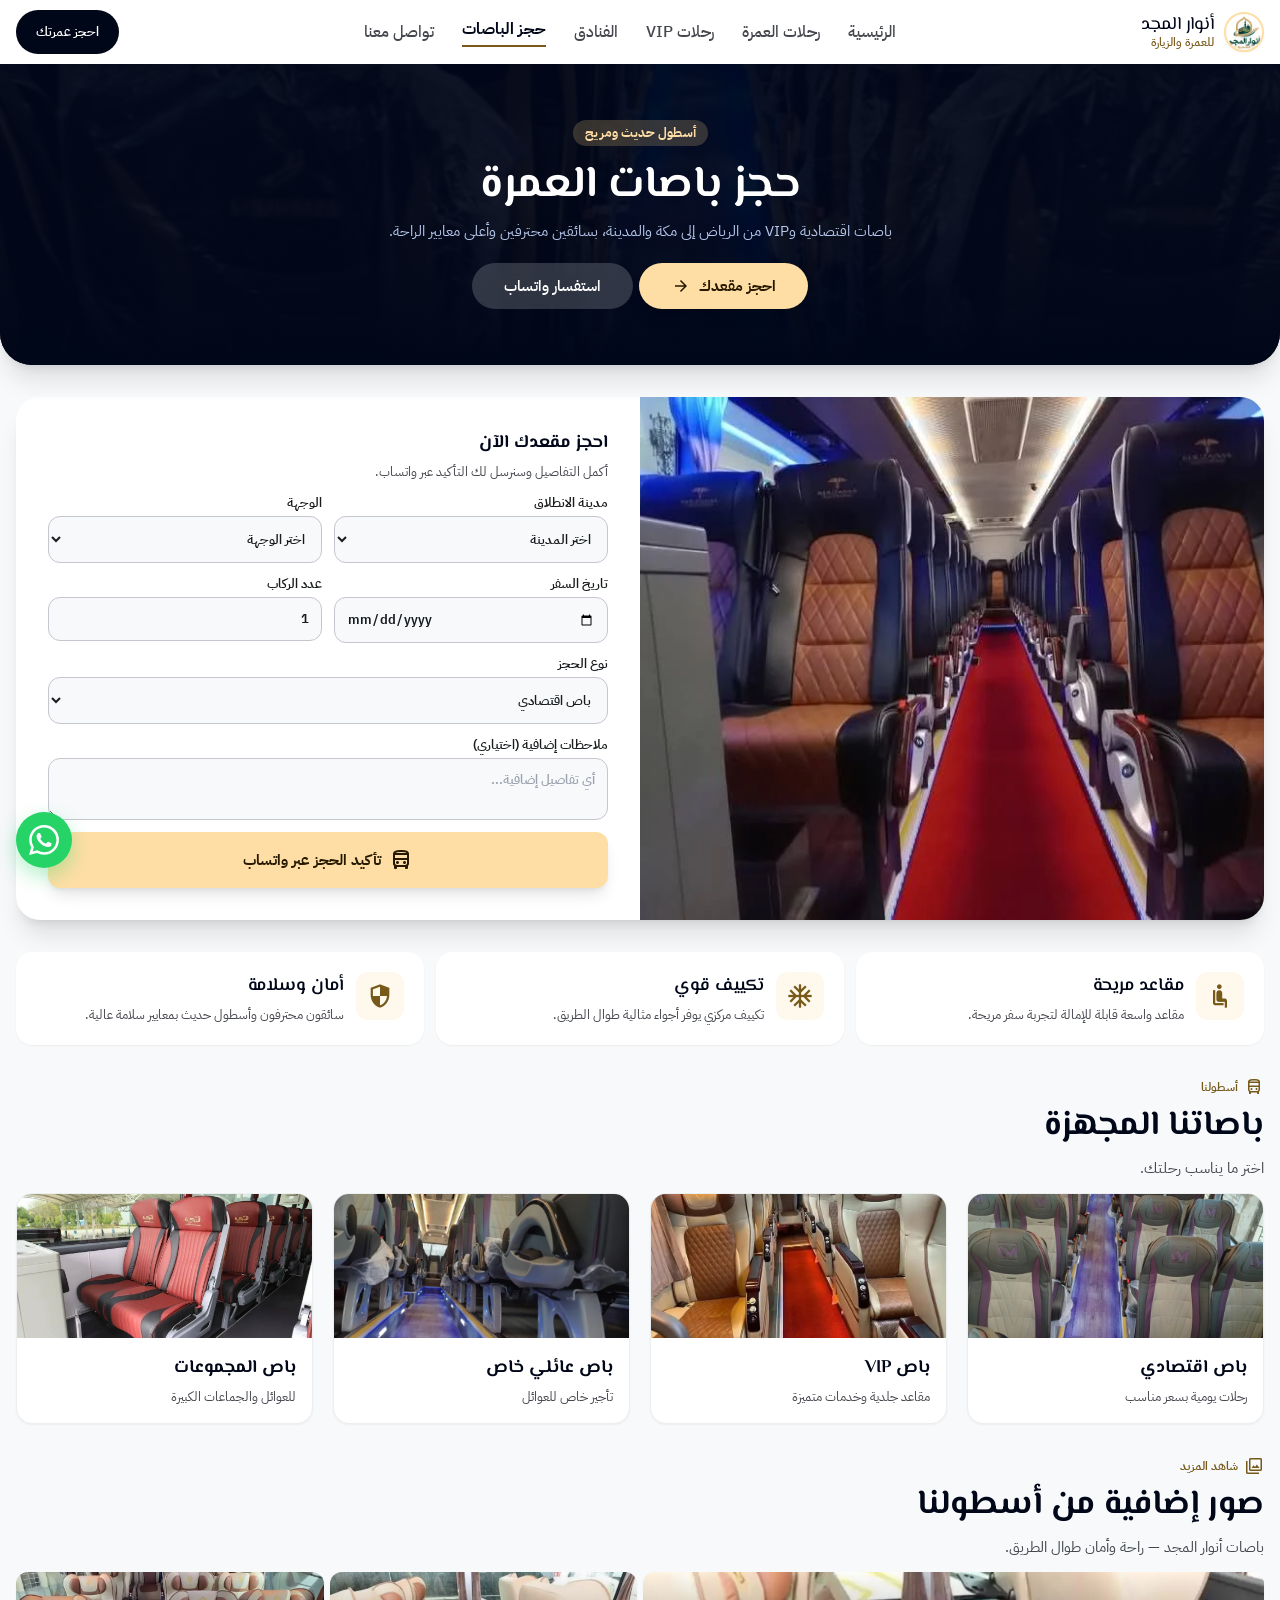
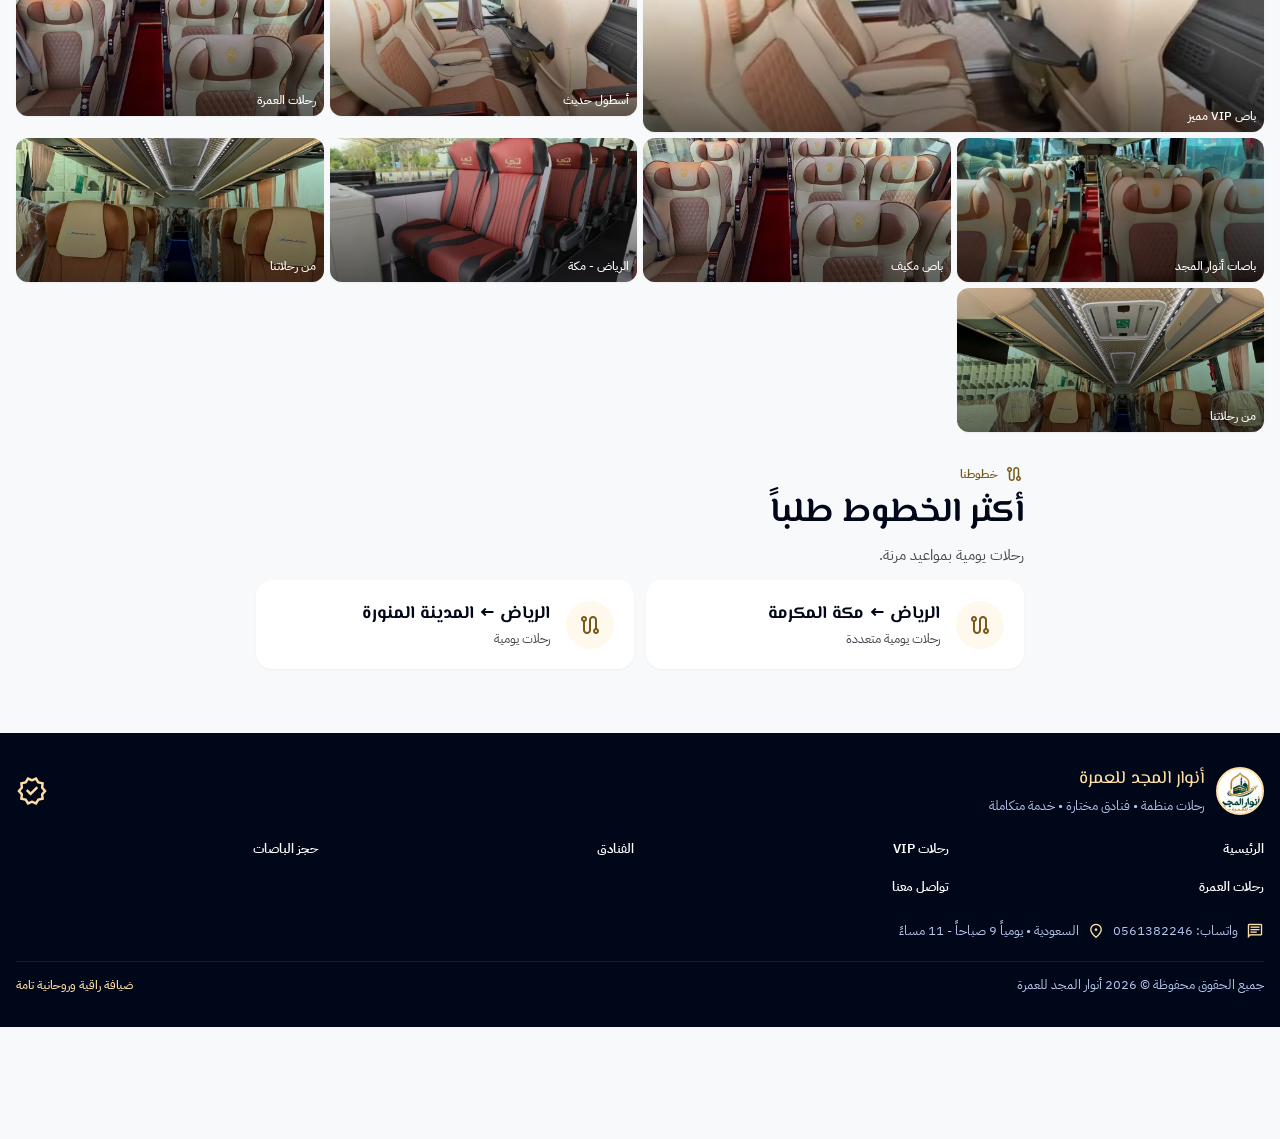
<file: buses/index.html>
﻿<!DOCTYPE html>
<html dir="rtl" lang="ar"><head><meta charset="utf-8"/>
<meta content="width=device-width, initial-scale=1.0, maximum-scale=1.0, viewport-fit=cover" name="viewport"/>
<!-- Google Tag Manager -->
<script>(function(w,d,s,l,i){w[l]=w[l]||[];w[l].push({'gtm.start':new Date().getTime(),event:'gtm.js'});var f=d.getElementsByTagName(s)[0],j=d.createElement(s),dl=l!='dataLayer'?'&l='+l:'';j.async=true;j.src='https://www.googletagmanager.com/gtm.js?id='+i+dl;f.parentNode.insertBefore(j,f);})(window,document,'script','dataLayer','GTM-NN2KW634');</script>
<!-- Google tag (gtag.js) -->
<script async src="https://www.googletagmanager.com/gtag/js?id=AW-18585336769"></script>
<script>
window.dataLayer=window.dataLayer||[];function gtag(){dataLayer.push(arguments);}
gtag('js',new Date());gtag('config','AW-18585336769');
// Conversion: إرسال نموذج عملاء محتملين — fired on every WhatsApp click / booking-form submit
function gtag_report_conversion(url){var callback=function(){if(typeof(url)!='undefined'){window.location=url;}};gtag('event','conversion',{'send_to':'AW-18585336769/vYCaCLPv47sdEMH3lp5F','value':1.0,'currency':'SAR','event_callback':callback});return false;}
function trackWA(){try{gtag_report_conversion();}catch(e){}}
document.addEventListener('click',function(e){var a=e.target.closest&&e.target.closest('a[href*="wa.me/"]');if(a)trackWA();},true);
window.addEventListener('load',function(){document.querySelectorAll('[data-bg]').forEach(function(el){el.style.backgroundImage="url('"+el.getAttribute('data-bg')+"')";});});
</script>
<title>حجز باصات العمرة | أنوار المجد للعمرة</title>
<link href="../img/favicon.png" rel="icon" type="image/png"/><link href="../img/apple-touch-icon.png" rel="apple-touch-icon"/>
<meta content="احجز باص مريح لرحلات العمرة من الرياض إلى مكة والمدينة. باصات اقتصادية وVIP." name="description"/>
<meta content="حجز باصات العمرة | أنوار المجد للعمرة" property="og:title"/>
<meta content="احجز باص مريح لرحلات العمرة من الرياض إلى مكة والمدينة. باصات اقتصادية وVIP." property="og:description"/>
<meta content="https://anwaralmajd.online/img/bus/busvip1.webp" property="og:image"/>
<link href="https://fonts.googleapis.com" rel="preconnect"/><link crossorigin="" href="https://fonts.gstatic.com" rel="preconnect"/>
<link href="https://fonts.googleapis.com/css2?family=El+Messiri:wght@600;700&family=IBM+Plex+Sans+Arabic:wght@400;500;600;700&display=swap" rel="stylesheet" media="print" onload="this.media='all'"/>
<link href="https://fonts.googleapis.com/css2?family=Material+Symbols+Outlined:opsz,wght,FILL,GRAD@24,400,0,0&icon_names=ac_unit,airline_seat_recline_normal,apartment,arrow_back,arrow_forward,calendar_month,chat,check_box,check_circle,dashboard_customize,diamond,directions_bus,event_available,expand_more,groups,headset_mic,help,home,location_on,map,mosque,north_west,photo_library,pin_drop,route,schedule,security,send,shield,stars,support_agent,touch_app,travel_explore,verified,verified_user,workspace_premium&display=block" rel="stylesheet" media="print" onload="this.media='all'"/>
<noscript><link href="https://fonts.googleapis.com/css2?family=El+Messiri:wght@600;700&family=IBM+Plex+Sans+Arabic:wght@400;500;600;700&display=swap" rel="stylesheet"/><link href="https://fonts.googleapis.com/css2?family=Material+Symbols+Outlined:opsz,wght,FILL,GRAD@24,400,0,0&icon_names=ac_unit,airline_seat_recline_normal,apartment,arrow_back,arrow_forward,calendar_month,chat,check_box,check_circle,dashboard_customize,diamond,directions_bus,event_available,expand_more,groups,headset_mic,help,home,location_on,map,mosque,north_west,photo_library,pin_drop,route,schedule,security,send,shield,stars,support_agent,touch_app,travel_explore,verified,verified_user,workspace_premium&display=block" rel="stylesheet"/></noscript>
<link rel="preload" as="image" href="../img/bus/busvip1.webp" fetchpriority="high"/>
<link href="../css/site.css?v=2" rel="stylesheet"/>
</head><body class="bg-surface text-on-surface flex flex-col min-h-screen relative selection:bg-secondary-container">
<!-- Google Tag Manager (noscript) -->
<noscript><iframe src="https://www.googletagmanager.com/ns.html?id=GTM-NN2KW634" height="0" width="0" style="display:none;visibility:hidden"></iframe></noscript>
<header class="fixed top-0 w-full z-50 bg-surface-container-lowest/90 backdrop-blur-xl shadow-[0_1px_8px_rgba(0,0,0,0.04)] pt-safe">
<div class="max-w-7xl mx-auto h-16 px-gutter-mobile flex items-center justify-between">
<a href="../" class="flex items-center gap-space-xs">
<img alt="أنوار المجد للعمرة" class="h-10 w-10 rounded-full object-cover border-2 border-secondary-fixed shadow-sm bg-white" width="60" height="40" decoding="async" src="../img/logo.webp"/>
<div class="flex flex-col pr-1"><span class="font-headline-sm text-primary tracking-tight leading-none">أنوار المجد</span><span class="font-label-sm text-secondary leading-none mt-0.5">للعمرة والزيارة</span></div></a>
<nav class="hidden lg:flex gap-7 items-center">
<a class="text-on-surface-variant hover:text-primary font-medium transition-colors" href="../">الرئيسية</a><a class="text-on-surface-variant hover:text-primary font-medium transition-colors" href="../#packages">رحلات العمرة</a><a class="text-on-surface-variant hover:text-primary font-medium transition-colors" href="../vip">رحلات VIP</a><a class="text-on-surface-variant hover:text-primary font-medium transition-colors" href="../hotels">الفنادق</a><a class="text-primary font-bold border-b-2 border-secondary pb-1" href="./">حجز الباصات</a><a class="text-on-surface-variant hover:text-primary font-medium transition-colors" href="../#contact">تواصل معنا</a>
</nav>
<div class="flex items-center gap-2">
<a href="https://wa.me/966561382246?text=%D8%A7%D9%84%D8%B3%D9%84%D8%A7%D9%85%20%D8%B9%D9%84%D9%8A%D9%83%D9%85%D8%8C%20%D8%A3%D8%B1%D8%BA%D8%A8%20%D8%A8%D8%A7%D9%84%D8%A7%D8%B3%D8%AA%D9%81%D8%B3%D8%A7%D8%B1%20%D8%B9%D9%86%20%D8%B1%D8%AD%D9%84%D8%A7%D8%AA%20%D8%A7%D9%84%D8%B9%D9%85%D8%B1%D8%A9" target="_blank" rel="noopener" aria-label="واتساب" class="sm:hidden w-10 h-10 rounded-full bg-[#25D366] text-white flex items-center justify-center"><svg class="wa-icon text-[22px]" viewBox="0 0 24 24" aria-hidden="true"><path d="M17.472 14.382c-.297-.149-1.758-.867-2.03-.967-.273-.099-.471-.148-.67.15-.197.297-.767.966-.94 1.164-.173.199-.347.223-.644.075-.297-.15-1.255-.463-2.39-1.475-.883-.788-1.48-1.761-1.653-2.059-.173-.297-.018-.458.13-.606.134-.133.298-.347.446-.52.149-.174.198-.298.298-.497.099-.198.05-.371-.025-.52-.075-.149-.669-1.612-.916-2.207-.242-.579-.487-.5-.669-.51-.173-.008-.371-.01-.57-.01-.198 0-.52.074-.792.372-.272.297-1.04 1.016-1.04 2.479 0 1.462 1.065 2.875 1.213 3.074.149.198 2.096 3.2 5.077 4.487.709.306 1.262.489 1.694.625.712.227 1.36.195 1.871.118.571-.085 1.758-.719 2.006-1.413.248-.694.248-1.289.173-1.413-.074-.124-.272-.198-.57-.347m-5.421 7.403h-.004a9.87 9.87 0 01-5.031-1.378l-.361-.214-3.741.982.998-3.648-.235-.374a9.86 9.86 0 01-1.51-5.26c.001-5.45 4.436-9.884 9.888-9.884 2.64 0 5.122 1.03 6.988 2.898a9.825 9.825 0 012.893 6.994c-.003 5.45-4.437 9.884-9.885 9.884m8.413-18.297A11.815 11.815 0 0012.05 0C5.495 0 .16 5.335.157 11.892c0 2.096.547 4.142 1.588 5.945L.057 24l6.305-1.654a11.882 11.882 0 005.683 1.448h.005c6.554 0 11.89-5.335 11.893-11.893a11.821 11.821 0 00-3.48-8.413z"/></svg></a>
<a class="hidden sm:flex min-h-[44px] px-5 rounded-full bg-primary text-on-primary items-center justify-center font-label-md transition-transform active:scale-95" href="https://wa.me/966561382246?text=%D8%A7%D9%84%D8%B3%D9%84%D8%A7%D9%85%20%D8%B9%D9%84%D9%8A%D9%83%D9%85%D8%8C%20%D8%A3%D8%B1%D8%BA%D8%A8%20%D9%81%D9%8A%20%D8%AD%D8%AC%D8%B2%20%D8%B1%D8%AD%D9%84%D8%A9%20%D8%B9%D9%85%D8%B1%D8%A9" target="_blank" rel="noopener">احجز عمرتك</a>
</div></div></header><main class="flex-1 w-full bg-surface pt-16 pb-28"><div class="flex flex-col w-full"><section class="relative w-full overflow-hidden bg-primary text-on-primary rounded-b-[2rem] shadow-xl"><div class="absolute inset-0 bg-cover bg-center opacity-40" style="background-image:url(../img/bus/busvip1.webp)"></div><div class="absolute inset-0 bg-gradient-to-b from-primary/85 via-primary/80 to-primary"></div><div class="relative z-10 max-w-7xl mx-auto px-gutter-mobile py-space-xl flex flex-col items-center text-center"><div class="inline-flex items-center gap-1.5 px-space-sm py-1 rounded-full bg-secondary-container/20 text-secondary-fixed backdrop-blur-md mb-space-sm"><span class="font-label-md font-bold">أسطول حديث ومريح</span></div><h1 class="font-headline-xl-mobile text-on-primary font-bold leading-tight">حجز باصات العمرة</h1><p class="font-body-md text-primary-fixed-dim max-w-xl mt-space-xs leading-relaxed">باصات اقتصادية وVIP من الرياض إلى مكة والمدينة، بسائقين محترفين وأعلى معايير الراحة.</p><div class="flex flex-col sm:flex-row gap-space-xs mt-space-md"><a class="sm:px-8 py-3 px-space-md rounded-full bg-secondary-fixed text-on-secondary-fixed font-label-lg font-bold flex items-center justify-center gap-2 shadow-lg active:scale-95 transition-transform" href="#busForm"><span>احجز مقعدك</span><span class="material-symbols-outlined text-[20px]">arrow_forward</span></a><a class="sm:px-8 py-3 px-space-md rounded-full bg-surface-container-highest/20 text-on-primary backdrop-blur-md font-label-lg flex items-center justify-center gap-2" href="https://wa.me/966561382246?text=%D8%A7%D9%84%D8%B3%D9%84%D8%A7%D9%85%20%D8%B9%D9%84%D9%8A%D9%83%D9%85%D8%8C%20%D8%A3%D8%B1%D8%BA%D8%A8%20%D8%A8%D8%AD%D8%AC%D8%B2%20%D8%A8%D8%A7%D8%B5" target="_blank" rel="noopener"><span>استفسار واتساب</span></a></div></div></section><div id="busForm"></div><section class="w-full px-gutter-mobile py-space-lg"><div class="max-w-7xl mx-auto bg-surface-container-lowest rounded-3xl shadow-xl overflow-hidden grid grid-cols-1 lg:grid-cols-2"><img decoding="async" src="../img/bus/riyadh-makkah.webp" alt="حجز باص العمرة" loading="lazy" class="h-72 lg:h-full w-full object-cover"/><form id="busForm" class="p-space-md md:p-space-lg flex flex-col gap-3"><div><h2 class="font-headline-sm text-primary font-bold">احجز مقعدك الآن</h2><p class="font-body-sm text-on-surface-variant mt-1">أكمل التفاصيل وسنرسل لك التأكيد عبر واتساب.</p></div><div class="grid grid-cols-1 sm:grid-cols-2 gap-3"><label class="flex flex-col gap-1 font-label-md text-on-surface">مدينة الانطلاق<select id="fromCity" required class="border border-outline-variant rounded-xl p-3 bg-surface"><option value="">اختر المدينة</option><option>الرياض</option><option>الدمام والشرقية</option><option>القصيم</option></select></label><label class="flex flex-col gap-1 font-label-md text-on-surface">الوجهة<select id="toCity" required class="border border-outline-variant rounded-xl p-3 bg-surface"><option value="">اختر الوجهة</option><option>مكة المكرمة</option><option>المدينة المنورة</option></select></label><label class="flex flex-col gap-1 font-label-md text-on-surface">تاريخ السفر<input id="tripDate" type="date" required class="border border-outline-variant rounded-xl p-3 bg-surface"/></label><label class="flex flex-col gap-1 font-label-md text-on-surface">عدد الركاب<input id="passengers" type="number" min="1" max="50" value="1" required class="border border-outline-variant rounded-xl p-3 bg-surface"/></label></div><label class="flex flex-col gap-1 font-label-md text-on-surface">نوع الحجز<select id="busClass" class="border border-outline-variant rounded-xl p-3 bg-surface"><option>باص اقتصادي</option><option>باص VIP فاخر</option><option>باص خاص للعائلة</option></select></label><label class="flex flex-col gap-1 font-label-md text-on-surface">ملاحظات إضافية (اختياري)<textarea id="notes" rows="2" class="border border-outline-variant rounded-xl p-3 bg-surface" placeholder="أي تفاصيل إضافية..."></textarea></label><button type="submit" class="bg-secondary-fixed text-on-secondary-fixed font-label-lg font-bold py-4 rounded-xl shadow-lg flex items-center justify-center gap-2"><span class="material-symbols-outlined">directions_bus</span>تأكيد الحجز عبر واتساب</button></form></div></section><section class="w-full px-gutter-mobile pb-space-lg"><div class="max-w-7xl mx-auto grid grid-cols-1 sm:grid-cols-3 gap-space-sm"><div class="bg-surface-container-lowest p-space-md rounded-2xl shadow-sm flex items-start gap-space-sm text-right">
<div class="w-12 h-12 rounded-xl bg-secondary-fixed/20 flex items-center justify-center shrink-0 text-secondary"><span class="material-symbols-outlined text-[28px]">airline_seat_recline_normal</span></div>
<div class="flex flex-col"><h3 class="font-headline-sm text-primary font-semibold">مقاعد مريحة</h3><p class="font-body-sm text-on-surface-variant mt-1">مقاعد واسعة قابلة للإمالة لتجربة سفر مريحة.</p></div></div><div class="bg-surface-container-lowest p-space-md rounded-2xl shadow-sm flex items-start gap-space-sm text-right">
<div class="w-12 h-12 rounded-xl bg-secondary-fixed/20 flex items-center justify-center shrink-0 text-secondary"><span class="material-symbols-outlined text-[28px]">ac_unit</span></div>
<div class="flex flex-col"><h3 class="font-headline-sm text-primary font-semibold">تكييف قوي</h3><p class="font-body-sm text-on-surface-variant mt-1">تكييف مركزي يوفر أجواء مثالية طوال الطريق.</p></div></div><div class="bg-surface-container-lowest p-space-md rounded-2xl shadow-sm flex items-start gap-space-sm text-right">
<div class="w-12 h-12 rounded-xl bg-secondary-fixed/20 flex items-center justify-center shrink-0 text-secondary"><span class="material-symbols-outlined text-[28px]">security</span></div>
<div class="flex flex-col"><h3 class="font-headline-sm text-primary font-semibold">أمان وسلامة</h3><p class="font-body-sm text-on-surface-variant mt-1">سائقون محترفون وأسطول حديث بمعايير سلامة عالية.</p></div></div></div></div></section><section class="w-full px-gutter-mobile pb-space-lg"><div class="max-w-7xl mx-auto"><div class="flex flex-col text-right mb-space-sm"><div class="flex items-center gap-1.5 text-secondary mb-1"><span class="material-symbols-outlined text-[20px]">directions_bus</span><span class="font-label-sm font-semibold uppercase tracking-wider">أسطولنا</span></div><h2 class="font-headline-lg text-primary font-bold">باصاتنا المجهزة</h2><p class="font-body-md text-on-surface-variant mt-1">اختر ما يناسب رحلتك.</p></div><div class="grid grid-cols-1 sm:grid-cols-2 lg:grid-cols-4 gap-space-md"><a href="../hotels" class="group bg-surface-container-lowest rounded-2xl border border-surface-container shadow-sm overflow-hidden">
<img decoding="async" src="../img/bus/bus1.webp" alt="باص اقتصادي" loading="lazy" class="h-36 w-full object-cover group-hover:scale-105 transition-transform duration-500"/>
<div class="p-4"><h3 class="font-headline-sm text-primary font-bold">باص اقتصادي</h3><p class="font-body-sm text-on-surface-variant mt-1">رحلات يومية بسعر مناسب</p></div></a><a href="../hotels" class="group bg-surface-container-lowest rounded-2xl border border-surface-container shadow-sm overflow-hidden">
<img decoding="async" src="../img/bus/busvip.webp" alt="باص VIP" loading="lazy" class="h-36 w-full object-cover group-hover:scale-105 transition-transform duration-500"/>
<div class="p-4"><h3 class="font-headline-sm text-primary font-bold">باص VIP</h3><p class="font-body-sm text-on-surface-variant mt-1">مقاعد جلدية وخدمات متميزة</p></div></a><a href="../hotels" class="group bg-surface-container-lowest rounded-2xl border border-surface-container shadow-sm overflow-hidden">
<img decoding="async" src="../img/bus/bus2.webp" alt="باص عائلي خاص" loading="lazy" class="h-36 w-full object-cover group-hover:scale-105 transition-transform duration-500"/>
<div class="p-4"><h3 class="font-headline-sm text-primary font-bold">باص عائلي خاص</h3><p class="font-body-sm text-on-surface-variant mt-1">تأجير خاص للعوائل</p></div></a><a href="../hotels" class="group bg-surface-container-lowest rounded-2xl border border-surface-container shadow-sm overflow-hidden">
<img decoding="async" src="../img/bus/bus7.webp" alt="باص المجموعات" loading="lazy" class="h-36 w-full object-cover group-hover:scale-105 transition-transform duration-500"/>
<div class="p-4"><h3 class="font-headline-sm text-primary font-bold">باص المجموعات</h3><p class="font-body-sm text-on-surface-variant mt-1">للعوائل والجماعات الكبيرة</p></div></a></div></div></section><section class="w-full px-gutter-mobile pb-space-lg"><div class="max-w-7xl mx-auto"><div class="flex flex-col text-right mb-space-sm"><div class="flex items-center gap-1.5 text-secondary mb-1"><span class="material-symbols-outlined text-[20px]">photo_library</span><span class="font-label-sm font-semibold uppercase tracking-wider">شاهد المزيد</span></div><h2 class="font-headline-lg text-primary font-bold">صور إضافية من أسطولنا</h2><p class="font-body-md text-on-surface-variant mt-1">باصات أنوار المجد — راحة وأمان طوال الطريق.</p></div><div class="grid grid-cols-2 lg:grid-cols-4 gap-space-xs"><div class="relative rounded-xl overflow-hidden h-40 col-span-2 shadow-sm group">
<img decoding="async" src="../img/bus/bus-vip2.min.webp" alt="باص VIP مميز" loading="lazy" class="w-full h-full object-cover group-hover:scale-105 transition-transform duration-500"/>
<div class="absolute inset-0 bg-gradient-to-t from-black/60 to-transparent"></div>
<span class="absolute bottom-2 right-2 text-white font-label-sm">باص VIP مميز</span></div><div class="relative rounded-xl overflow-hidden h-36 shadow-sm group">
<img decoding="async" src="../img/bus/bus_vip.webp" alt="أسطول حديث" loading="lazy" class="w-full h-full object-cover group-hover:scale-105 transition-transform duration-500"/>
<div class="absolute inset-0 bg-gradient-to-t from-black/60 to-transparent"></div>
<span class="absolute bottom-2 right-2 text-white font-label-sm">أسطول حديث</span></div><div class="relative rounded-xl overflow-hidden h-36 shadow-sm group">
<img decoding="async" src="../img/bus/bus.min.webp" alt="رحلات العمرة" loading="lazy" class="w-full h-full object-cover group-hover:scale-105 transition-transform duration-500"/>
<div class="absolute inset-0 bg-gradient-to-t from-black/60 to-transparent"></div>
<span class="absolute bottom-2 right-2 text-white font-label-sm">رحلات العمرة</span></div><div class="relative rounded-xl overflow-hidden h-36 shadow-sm group">
<img decoding="async" src="../img/bus/buss11.min.webp" alt="باصات أنوار المجد" loading="lazy" class="w-full h-full object-cover group-hover:scale-105 transition-transform duration-500"/>
<div class="absolute inset-0 bg-gradient-to-t from-black/60 to-transparent"></div>
<span class="absolute bottom-2 right-2 text-white font-label-sm">باصات أنوار المجد</span></div><div class="relative rounded-xl overflow-hidden h-36 shadow-sm group">
<img decoding="async" src="../img/bus/bus.webp" alt="باص مكيف" loading="lazy" class="w-full h-full object-cover group-hover:scale-105 transition-transform duration-500"/>
<div class="absolute inset-0 bg-gradient-to-t from-black/60 to-transparent"></div>
<span class="absolute bottom-2 right-2 text-white font-label-sm">باص مكيف</span></div><div class="relative rounded-xl overflow-hidden h-36 shadow-sm group">
<img decoding="async" src="../img/bus/bus1.min.webp" alt="الرياض - مكة" loading="lazy" class="w-full h-full object-cover group-hover:scale-105 transition-transform duration-500"/>
<div class="absolute inset-0 bg-gradient-to-t from-black/60 to-transparent"></div>
<span class="absolute bottom-2 right-2 text-white font-label-sm">الرياض - مكة</span></div><div class="relative rounded-xl overflow-hidden h-36 shadow-sm group">
<img decoding="async" src="../img/new/trip5.min.webp" alt="من رحلاتنا" loading="lazy" class="w-full h-full object-cover group-hover:scale-105 transition-transform duration-500"/>
<div class="absolute inset-0 bg-gradient-to-t from-black/60 to-transparent"></div>
<span class="absolute bottom-2 right-2 text-white font-label-sm">من رحلاتنا</span></div><div class="relative rounded-xl overflow-hidden h-36 shadow-sm group">
<img decoding="async" src="../img/new/trip6.min.webp" alt="من رحلاتنا" loading="lazy" class="w-full h-full object-cover group-hover:scale-105 transition-transform duration-500"/>
<div class="absolute inset-0 bg-gradient-to-t from-black/60 to-transparent"></div>
<span class="absolute bottom-2 right-2 text-white font-label-sm">من رحلاتنا</span></div></div></div></section><section class="w-full px-gutter-mobile pb-space-lg"><div class="max-w-3xl mx-auto"><div class="flex flex-col text-right mb-space-sm"><div class="flex items-center gap-1.5 text-secondary mb-1"><span class="material-symbols-outlined text-[20px]">route</span><span class="font-label-sm font-semibold uppercase tracking-wider">خطوطنا</span></div><h2 class="font-headline-lg text-primary font-bold">أكثر الخطوط طلباً</h2><p class="font-body-md text-on-surface-variant mt-1">رحلات يومية بمواعيد مرنة.</p></div><div class="grid grid-cols-1 sm:grid-cols-2 gap-space-sm"><a href="#busForm" class="bg-surface-container-lowest rounded-2xl shadow-sm p-5 flex items-center gap-4"><span class="w-12 h-12 rounded-full bg-secondary-fixed/20 text-secondary flex items-center justify-center shrink-0"><span class="material-symbols-outlined">route</span></span><div><h3 class="font-headline-sm text-primary font-bold">الرياض ← مكة المكرمة</h3><p class="font-body-sm text-on-surface-variant">رحلات يومية متعددة</p></div></a><a href="#busForm" class="bg-surface-container-lowest rounded-2xl shadow-sm p-5 flex items-center gap-4"><span class="w-12 h-12 rounded-full bg-secondary-fixed/20 text-secondary flex items-center justify-center shrink-0"><span class="material-symbols-outlined">route</span></span><div><h3 class="font-headline-sm text-primary font-bold">الرياض ← المدينة المنورة</h3><p class="font-body-sm text-on-surface-variant">رحلات يومية</p></div></a></div></div></section></div><script>
function toggleFaq(btn){var c=btn.nextElementSibling;var ic=btn.querySelector('.material-symbols-outlined');var h=c.classList.contains('hidden');document.querySelectorAll('#faq-accordion > div > div').forEach(function(el){el.classList.add('hidden');});document.querySelectorAll('#faq-accordion button span.material-symbols-outlined').forEach(function(i){i.style.transform='rotate(0deg)';});if(h){c.classList.remove('hidden');if(ic)ic.style.transform='rotate(180deg)';}}
document.addEventListener('DOMContentLoaded',function(){
var tabs=document.querySelectorAll('#package-tabs button');tabs.forEach(function(tab){tab.addEventListener('click',function(){tabs.forEach(function(x){x.className='shrink-0 px-4 py-2 rounded-full bg-surface-container text-on-surface font-label-md';});tab.className='shrink-0 px-4 py-2 rounded-full bg-primary text-on-primary font-label-md shadow-sm';var f=tab.dataset.filter;document.querySelectorAll('[data-cat]').forEach(function(card){card.style.display=(f==='all'||card.dataset.cat===f)?'':'none';});});});
var hb=document.querySelectorAll('.filter-btn');hb.forEach(function(b){b.addEventListener('click',function(){hb.forEach(function(x){x.classList.remove('active');});b.classList.add('active');var f=b.dataset.filter;document.querySelectorAll('.hotel-card').forEach(function(card){card.style.display=(f==='all'||card.dataset.city===f)?'':'none';});});});
var slides=document.querySelectorAll('.hero-slide');if(slides.length>1){var i=0;setInterval(function(){slides[i].classList.add('opacity-0');i=(i+1)%slides.length;slides[i].classList.remove('opacity-0');},4500);}
});
</script><script>
document.addEventListener('DOMContentLoaded',function(){
var f=document.getElementById('bookingForm');if(f){f.addEventListener('submit',function(e){e.preventDefault();var req=['bFrom','bPeople','bDate','bType','bDays'];var ok=true;req.forEach(function(id){var el=document.getElementById(id);var v=(el.value||'').trim();var valid=v!==''&&((el.type!=='number')||(+v>=1));el.classList.toggle('border-red-400',!valid);if(!valid)ok=false;});var err=document.getElementById('formError');if(!ok){err.textContent='يرجى تعبئة جميع الحقول المطلوبة.';err.classList.remove('hidden');return;}err.classList.add('hidden');var msg='*طلب حجز رحلة عمرة - أنوار المجد*%0A';msg+='مدينة الانطلاق: '+document.getElementById('bFrom').value+'%0A';msg+='عدد الأفراد: '+document.getElementById('bPeople').value+'%0A';msg+='التاريخ: '+document.getElementById('bDate').value+'%0A';msg+='النوع: '+document.getElementById('bType').value+'%0A';msg+='الأيام: '+document.getElementById('bDays').value;trackWA(),window.open('https://wa.me/966561382246?text='+encodeURIComponent(document.getElementById('bFrom').value+' | '+document.getElementById('bPeople').value+' أفراد | '+document.getElementById('bDate').value+' | '+document.getElementById('bType').value+' | '+document.getElementById('bDays').value+' أيام - طلب حجز عمرة أنوار المجد'),'_blank');});}
var bf=document.getElementById('busForm');if(bf){bf.addEventListener('submit',function(e){e.preventDefault();var from=document.getElementById('fromCity').value;var to=document.getElementById('toCity').value;var d=document.getElementById('tripDate').value;if(!from||!to||!d){alert('يرجى تعبئة جميع الحقول المطلوبة');return;}var p=document.getElementById('passengers').value;var c=document.getElementById('busClass').value;var n=document.getElementById('notes').value;var msg='حجز باص - أنوار المجد%0Aمن: '+from+'%0Aإلى: '+to+'%0Aالتاريخ: '+d+'%0Aالركاب: '+p+'%0Aالنوع: '+c+(n?'%0Aملاحظات: '+n:'');trackWA(),window.open('https://wa.me/966561382246?text='+encodeURIComponent(msg),'_blank');});}
});
</script><footer class="w-full bg-primary text-on-primary mt-space-lg px-gutter-mobile py-space-lg"><div class="max-w-7xl mx-auto flex flex-col gap-space-md">
<div class="flex items-center justify-between"><div class="flex items-center gap-3">
<img alt="أنوار المجد للعمرة" class="h-12 w-12 rounded-full object-cover border-2 border-secondary-fixed bg-white" width="60" height="40" decoding="async" src="../img/logo.webp"/>
<div class="flex flex-col"><span class="font-headline-sm text-secondary-fixed">أنوار المجد للعمرة</span><span class="font-body-sm text-primary-fixed-dim mt-0.5">رحلات منظمة • فنادق مختارة • خدمة متكاملة</span></div></div>
<span class="material-symbols-outlined text-secondary-fixed text-[32px]">verified</span></div>
<div class="grid grid-cols-2 md:grid-cols-4 gap-space-sm font-label-md">
<a class="py-1 hover:text-white transition-colors" href="../">الرئيسية</a>
<a class="py-1 hover:text-white transition-colors" href="../vip">رحلات VIP</a>
<a class="py-1 hover:text-white transition-colors" href="../hotels">الفنادق</a>
<a class="py-1 hover:text-white transition-colors" href="./">حجز الباصات</a>
<a class="py-1 hover:text-white transition-colors" href="../#packages">رحلات العمرة</a>
<a class="py-1 hover:text-white transition-colors" href="../#contact">تواصل معنا</a></div>
<div class="flex flex-col sm:flex-row gap-2 sm:items-center font-body-sm text-primary-fixed-dim">
<a class="flex items-center gap-2" href="https://wa.me/966561382246?text=%D8%A7%D9%84%D8%B3%D9%84%D8%A7%D9%85%20%D8%B9%D9%84%D9%8A%D9%83%D9%85%D8%8C%20%D8%A3%D8%B1%D8%BA%D8%A8%20%D8%A8%D8%A7%D9%84%D8%A7%D8%B3%D8%AA%D9%81%D8%B3%D8%A7%D8%B1%20%D8%B9%D9%86%20%D8%B1%D8%AD%D9%84%D8%A7%D8%AA%20%D8%A7%D9%84%D8%B9%D9%85%D8%B1%D8%A9" target="_blank" rel="noopener"><span class="material-symbols-outlined text-[18px] text-secondary-fixed">chat</span><span>واتساب: <span dir="ltr">0561382246</span></span></a>
<span class="flex items-center gap-2"><span class="material-symbols-outlined text-[18px] text-secondary-fixed">location_on</span>السعودية • يومياً 9 صباحاً - 11 مساءً</span></div>
<div class="pt-space-sm border-t border-primary-container flex items-center justify-between font-body-sm text-primary-fixed-dim"><span>جميع الحقوق محفوظة © 2026 أنوار المجد للعمرة</span><span class="font-label-sm text-secondary-fixed">ضيافة راقية وروحانية تامة</span></div>
</div></footer></main><a class="fixed bottom-24 lg:bottom-8 left-4 z-40 w-14 h-14 rounded-full bg-[#25D366] text-white shadow-[0_8px_20px_rgba(37,211,102,0.35)] flex items-center justify-center min-h-[56px] min-w-[56px] transition-transform active:scale-95" href="https://wa.me/966561382246?text=%D8%A7%D9%84%D8%B3%D9%84%D8%A7%D9%85%20%D8%B9%D9%84%D9%8A%D9%83%D9%85%D8%8C%20%D8%A3%D8%B1%D8%BA%D8%A8%20%D8%A8%D8%A7%D9%84%D8%A7%D8%B3%D8%AA%D9%81%D8%B3%D8%A7%D8%B1%20%D8%B9%D9%86%20%D8%B1%D8%AD%D9%84%D8%A7%D8%AA%20%D8%A7%D9%84%D8%B9%D9%85%D8%B1%D8%A9" rel="noopener" target="_blank" aria-label="واتساب"><svg class="wa-icon text-[30px]" viewBox="0 0 24 24" aria-hidden="true"><path d="M17.472 14.382c-.297-.149-1.758-.867-2.03-.967-.273-.099-.471-.148-.67.15-.197.297-.767.966-.94 1.164-.173.199-.347.223-.644.075-.297-.15-1.255-.463-2.39-1.475-.883-.788-1.48-1.761-1.653-2.059-.173-.297-.018-.458.13-.606.134-.133.298-.347.446-.52.149-.174.198-.298.298-.497.099-.198.05-.371-.025-.52-.075-.149-.669-1.612-.916-2.207-.242-.579-.487-.5-.669-.51-.173-.008-.371-.01-.57-.01-.198 0-.52.074-.792.372-.272.297-1.04 1.016-1.04 2.479 0 1.462 1.065 2.875 1.213 3.074.149.198 2.096 3.2 5.077 4.487.709.306 1.262.489 1.694.625.712.227 1.36.195 1.871.118.571-.085 1.758-.719 2.006-1.413.248-.694.248-1.289.173-1.413-.074-.124-.272-.198-.57-.347m-5.421 7.403h-.004a9.87 9.87 0 01-5.031-1.378l-.361-.214-3.741.982.998-3.648-.235-.374a9.86 9.86 0 01-1.51-5.26c.001-5.45 4.436-9.884 9.888-9.884 2.64 0 5.122 1.03 6.988 2.898a9.825 9.825 0 012.893 6.994c-.003 5.45-4.437 9.884-9.885 9.884m8.413-18.297A11.815 11.815 0 0012.05 0C5.495 0 .16 5.335.157 11.892c0 2.096.547 4.142 1.588 5.945L.057 24l6.305-1.654a11.882 11.882 0 005.683 1.448h.005c6.554 0 11.89-5.335 11.893-11.893a11.821 11.821 0 00-3.48-8.413z"/></svg></a>
<nav class="fixed bottom-0 w-full z-50 pb-safe bg-surface-container-lowest/90 backdrop-blur-xl shadow-[0_-4px_20px_rgba(13,31,60,0.06)] lg:hidden">
<div class="flex justify-around items-center h-16 px-space-xs">
<a class="flex flex-col items-center justify-center min-w-[44px] min-h-[44px] transition-colors text-on-surface-variant" href="../"><span class="material-symbols-outlined text-[22px]">mosque</span><span class="font-label-sm mt-0.5">الرئيسية</span></a><a class="flex flex-col items-center justify-center min-w-[44px] min-h-[44px] transition-colors text-on-surface-variant" href="../vip"><span class="material-symbols-outlined text-[22px]">diamond</span><span class="font-label-sm mt-0.5">VIP</span></a><a class="flex flex-col items-center justify-center min-w-[44px] min-h-[44px] transition-colors text-on-surface-variant" href="../hotels"><span class="material-symbols-outlined text-[22px]">apartment</span><span class="font-label-sm mt-0.5">الفنادق</span></a><a aria-current="page" class="flex flex-col items-center justify-center min-w-[44px] min-h-[44px] transition-colors text-secondary font-semibold" href="./"><span class="material-symbols-outlined text-[22px]">directions_bus</span><span class="font-label-sm mt-0.5">الباصات</span></a><a class="flex flex-col items-center justify-center min-w-[44px] min-h-[44px] text-on-surface-variant transition-colors" href="https://wa.me/966561382246?text=%D8%A7%D9%84%D8%B3%D9%84%D8%A7%D9%85%20%D8%B9%D9%84%D9%8A%D9%83%D9%85%D8%8C%20%D8%A3%D8%B1%D8%BA%D8%A8%20%D8%A8%D8%A7%D9%84%D8%A7%D8%B3%D8%AA%D9%81%D8%B3%D8%A7%D8%B1%20%D8%B9%D9%86%20%D8%B1%D8%AD%D9%84%D8%A7%D8%AA%20%D8%A7%D9%84%D8%B9%D9%85%D8%B1%D8%A9" target="_blank" rel="noopener"><svg class="wa-icon text-[22px] text-[#25D366]" viewBox="0 0 24 24" aria-hidden="true"><path d="M17.472 14.382c-.297-.149-1.758-.867-2.03-.967-.273-.099-.471-.148-.67.15-.197.297-.767.966-.94 1.164-.173.199-.347.223-.644.075-.297-.15-1.255-.463-2.39-1.475-.883-.788-1.48-1.761-1.653-2.059-.173-.297-.018-.458.13-.606.134-.133.298-.347.446-.52.149-.174.198-.298.298-.497.099-.198.05-.371-.025-.52-.075-.149-.669-1.612-.916-2.207-.242-.579-.487-.5-.669-.51-.173-.008-.371-.01-.57-.01-.198 0-.52.074-.792.372-.272.297-1.04 1.016-1.04 2.479 0 1.462 1.065 2.875 1.213 3.074.149.198 2.096 3.2 5.077 4.487.709.306 1.262.489 1.694.625.712.227 1.36.195 1.871.118.571-.085 1.758-.719 2.006-1.413.248-.694.248-1.289.173-1.413-.074-.124-.272-.198-.57-.347m-5.421 7.403h-.004a9.87 9.87 0 01-5.031-1.378l-.361-.214-3.741.982.998-3.648-.235-.374a9.86 9.86 0 01-1.51-5.26c.001-5.45 4.436-9.884 9.888-9.884 2.64 0 5.122 1.03 6.988 2.898a9.825 9.825 0 012.893 6.994c-.003 5.45-4.437 9.884-9.885 9.884m8.413-18.297A11.815 11.815 0 0012.05 0C5.495 0 .16 5.335.157 11.892c0 2.096.547 4.142 1.588 5.945L.057 24l6.305-1.654a11.882 11.882 0 005.683 1.448h.005c6.554 0 11.89-5.335 11.893-11.893a11.821 11.821 0 00-3.48-8.413z"/></svg><span class="font-label-sm mt-0.5">واتساب</span></a>
</div></nav></body></html>
</file>
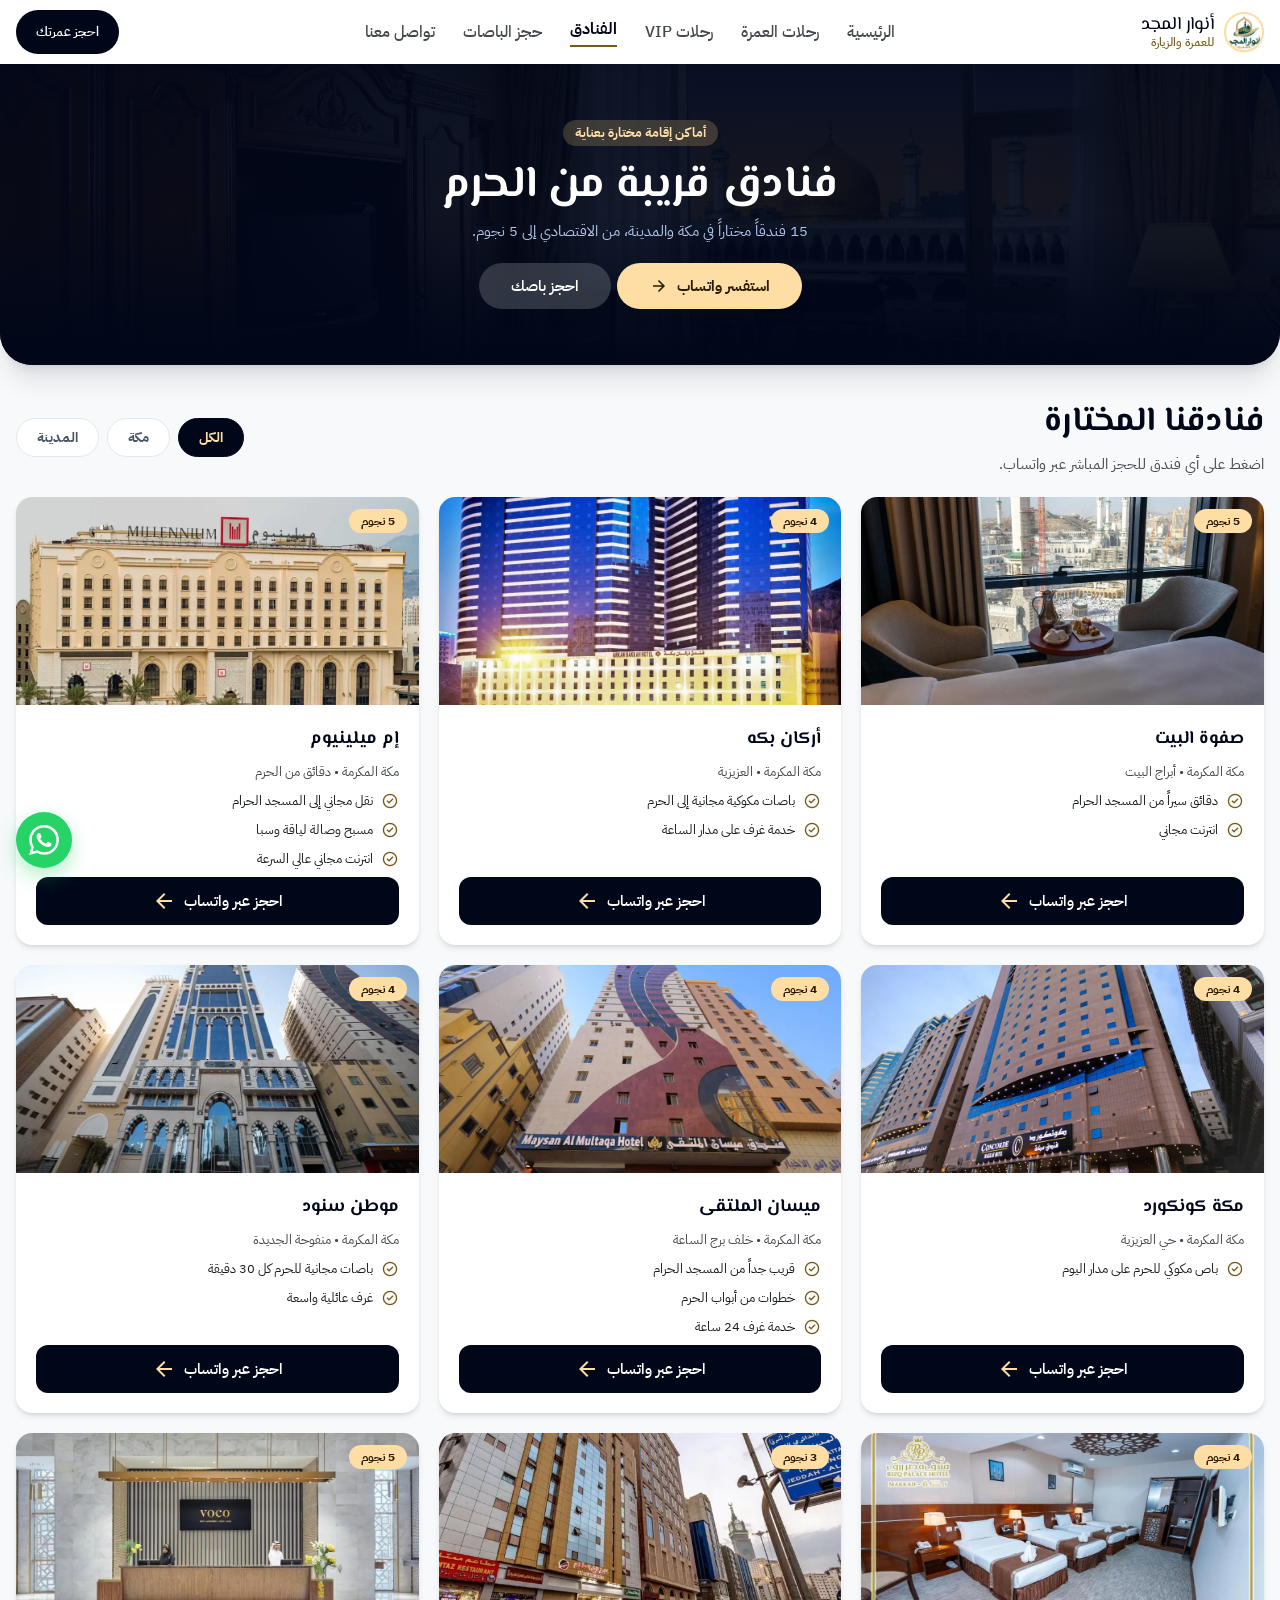
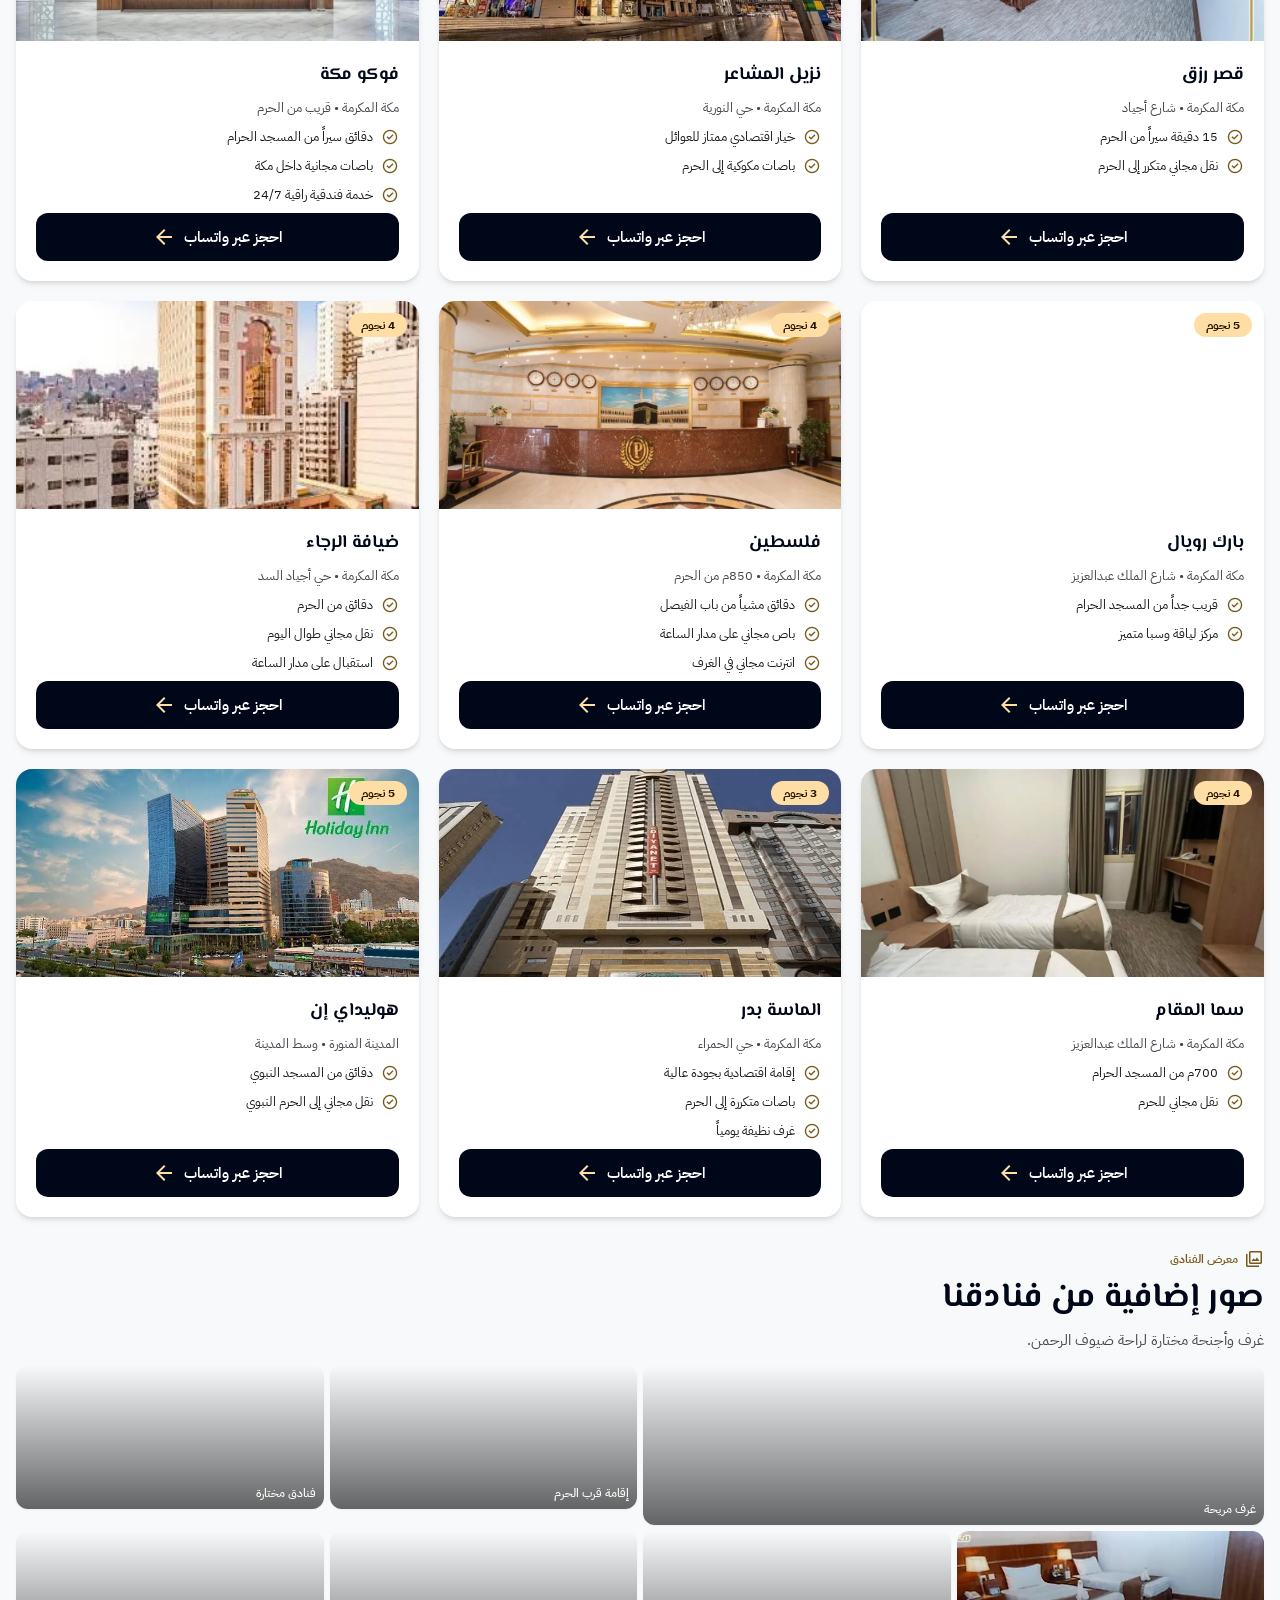
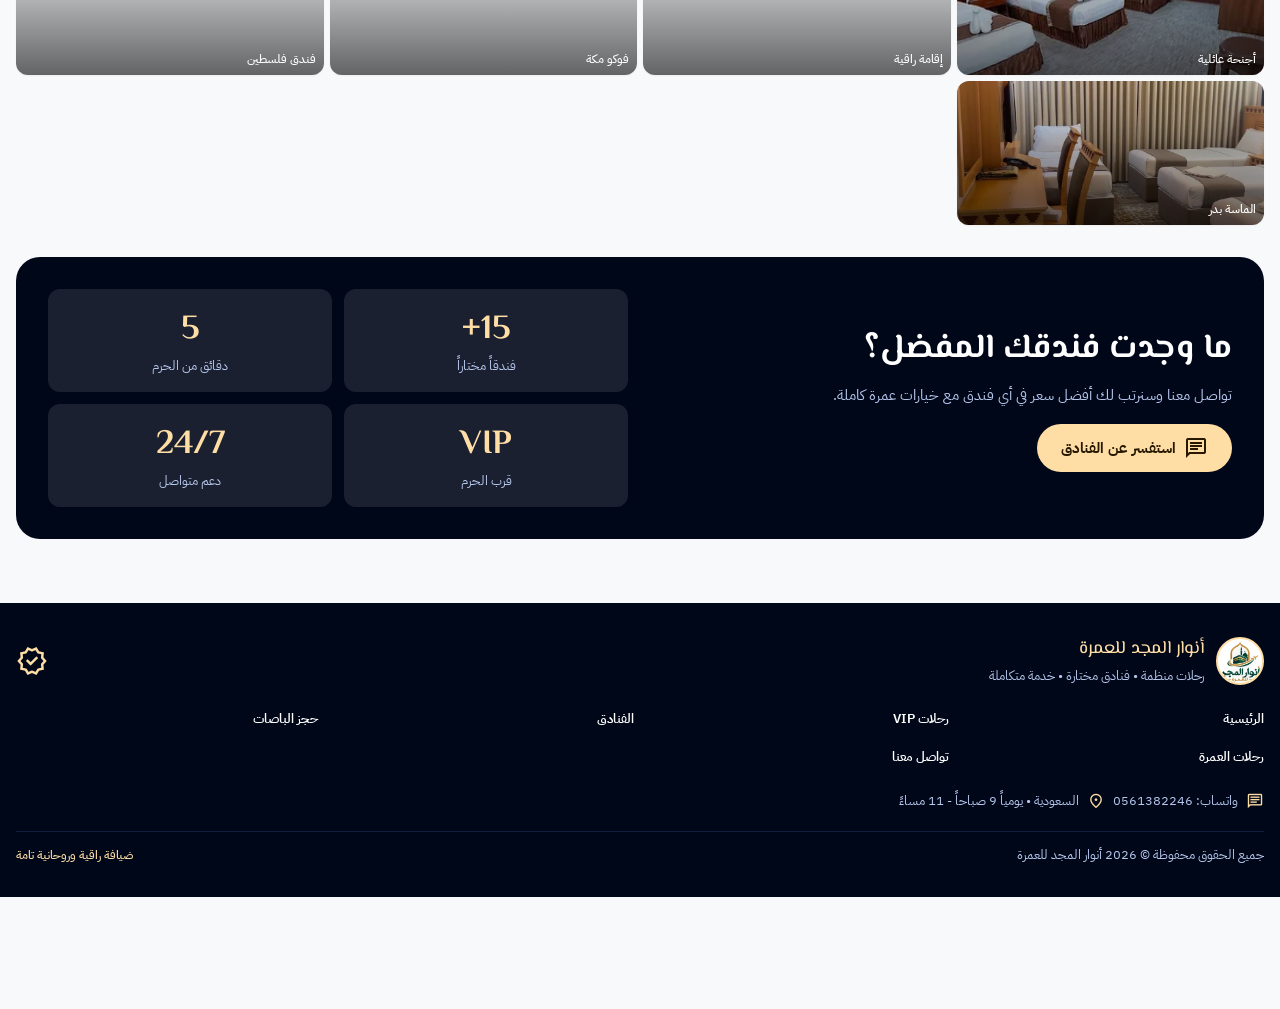
<file: hotels/index.html>
﻿<!DOCTYPE html>
<html dir="rtl" lang="ar"><head><meta charset="utf-8"/>
<meta content="width=device-width, initial-scale=1.0, maximum-scale=1.0, viewport-fit=cover" name="viewport"/>
<!-- Google Tag Manager -->
<script>(function(w,d,s,l,i){w[l]=w[l]||[];w[l].push({'gtm.start':new Date().getTime(),event:'gtm.js'});var f=d.getElementsByTagName(s)[0],j=d.createElement(s),dl=l!='dataLayer'?'&l='+l:'';j.async=true;j.src='https://www.googletagmanager.com/gtm.js?id='+i+dl;f.parentNode.insertBefore(j,f);})(window,document,'script','dataLayer','GTM-NN2KW634');</script>
<!-- Google tag (gtag.js) -->
<script async src="https://www.googletagmanager.com/gtag/js?id=AW-18585336769"></script>
<script>
window.dataLayer=window.dataLayer||[];function gtag(){dataLayer.push(arguments);}
gtag('js',new Date());gtag('config','AW-18585336769');
// Conversion: إرسال نموذج عملاء محتملين — fired on every WhatsApp click / booking-form submit
function gtag_report_conversion(url){var callback=function(){if(typeof(url)!='undefined'){window.location=url;}};gtag('event','conversion',{'send_to':'AW-18585336769/vYCaCLPv47sdEMH3lp5F','value':1.0,'currency':'SAR','event_callback':callback});return false;}
function trackWA(){try{gtag_report_conversion();}catch(e){}}
document.addEventListener('click',function(e){var a=e.target.closest&&e.target.closest('a[href*="wa.me/"]');if(a)trackWA();},true);
window.addEventListener('load',function(){document.querySelectorAll('[data-bg]').forEach(function(el){el.style.backgroundImage="url('"+el.getAttribute('data-bg')+"')";});});
</script>
<title>فنادق مكة والمدينة | أنوار المجد للعمرة</title>
<link href="../img/favicon.png" rel="icon" type="image/png"/><link href="../img/apple-touch-icon.png" rel="apple-touch-icon"/>
<meta content="أفضل الفنادق القريبة من الحرم في مكة والمدينة: صفوة البيت، إم ميلينيوم، فوكو والمزيد." name="description"/>
<meta content="فنادق مكة والمدينة | أنوار المجد للعمرة" property="og:title"/>
<meta content="أفضل الفنادق القريبة من الحرم في مكة والمدينة: صفوة البيت، إم ميلينيوم، فوكو والمزيد." property="og:description"/>
<meta content="https://anwaralmajd.online/img/hotel/hotel-5stars-kaaba-view.webp" property="og:image"/>
<link href="https://fonts.googleapis.com" rel="preconnect"/><link crossorigin="" href="https://fonts.gstatic.com" rel="preconnect"/>
<link href="https://fonts.googleapis.com/css2?family=El+Messiri:wght@600;700&family=IBM+Plex+Sans+Arabic:wght@400;500;600;700&display=swap" rel="stylesheet" media="print" onload="this.media='all'"/>
<link href="https://fonts.googleapis.com/css2?family=Material+Symbols+Outlined:opsz,wght,FILL,GRAD@24,400,0,0&icon_names=ac_unit,airline_seat_recline_normal,apartment,arrow_back,arrow_forward,calendar_month,chat,check_box,check_circle,dashboard_customize,diamond,directions_bus,event_available,expand_more,groups,headset_mic,help,home,location_on,map,mosque,north_west,photo_library,pin_drop,route,schedule,security,send,shield,stars,support_agent,touch_app,travel_explore,verified,verified_user,workspace_premium&display=block" rel="stylesheet" media="print" onload="this.media='all'"/>
<noscript><link href="https://fonts.googleapis.com/css2?family=El+Messiri:wght@600;700&family=IBM+Plex+Sans+Arabic:wght@400;500;600;700&display=swap" rel="stylesheet"/><link href="https://fonts.googleapis.com/css2?family=Material+Symbols+Outlined:opsz,wght,FILL,GRAD@24,400,0,0&icon_names=ac_unit,airline_seat_recline_normal,apartment,arrow_back,arrow_forward,calendar_month,chat,check_box,check_circle,dashboard_customize,diamond,directions_bus,event_available,expand_more,groups,headset_mic,help,home,location_on,map,mosque,north_west,photo_library,pin_drop,route,schedule,security,send,shield,stars,support_agent,touch_app,travel_explore,verified,verified_user,workspace_premium&display=block" rel="stylesheet"/></noscript>
<link rel="preload" as="image" href="../img/hotel/hotel-5stars-kaaba-view.webp" fetchpriority="high"/>
<link href="../css/site.css?v=2" rel="stylesheet"/>
</head><body class="bg-surface text-on-surface flex flex-col min-h-screen relative selection:bg-secondary-container">
<!-- Google Tag Manager (noscript) -->
<noscript><iframe src="https://www.googletagmanager.com/ns.html?id=GTM-NN2KW634" height="0" width="0" style="display:none;visibility:hidden"></iframe></noscript>
<header class="fixed top-0 w-full z-50 bg-surface-container-lowest/90 backdrop-blur-xl shadow-[0_1px_8px_rgba(0,0,0,0.04)] pt-safe">
<div class="max-w-7xl mx-auto h-16 px-gutter-mobile flex items-center justify-between">
<a href="../" class="flex items-center gap-space-xs">
<img alt="أنوار المجد للعمرة" class="h-10 w-10 rounded-full object-cover border-2 border-secondary-fixed shadow-sm bg-white" width="60" height="40" decoding="async" src="../img/logo.webp"/>
<div class="flex flex-col pr-1"><span class="font-headline-sm text-primary tracking-tight leading-none">أنوار المجد</span><span class="font-label-sm text-secondary leading-none mt-0.5">للعمرة والزيارة</span></div></a>
<nav class="hidden lg:flex gap-7 items-center">
<a class="text-on-surface-variant hover:text-primary font-medium transition-colors" href="../">الرئيسية</a><a class="text-on-surface-variant hover:text-primary font-medium transition-colors" href="../#packages">رحلات العمرة</a><a class="text-on-surface-variant hover:text-primary font-medium transition-colors" href="../vip">رحلات VIP</a><a class="text-primary font-bold border-b-2 border-secondary pb-1" href="./">الفنادق</a><a class="text-on-surface-variant hover:text-primary font-medium transition-colors" href="../buses">حجز الباصات</a><a class="text-on-surface-variant hover:text-primary font-medium transition-colors" href="../#contact">تواصل معنا</a>
</nav>
<div class="flex items-center gap-2">
<a href="https://wa.me/966561382246?text=%D8%A7%D9%84%D8%B3%D9%84%D8%A7%D9%85%20%D8%B9%D9%84%D9%8A%D9%83%D9%85%D8%8C%20%D8%A3%D8%B1%D8%BA%D8%A8%20%D8%A8%D8%A7%D9%84%D8%A7%D8%B3%D8%AA%D9%81%D8%B3%D8%A7%D8%B1%20%D8%B9%D9%86%20%D8%B1%D8%AD%D9%84%D8%A7%D8%AA%20%D8%A7%D9%84%D8%B9%D9%85%D8%B1%D8%A9" target="_blank" rel="noopener" aria-label="واتساب" class="sm:hidden w-10 h-10 rounded-full bg-[#25D366] text-white flex items-center justify-center"><svg class="wa-icon text-[22px]" viewBox="0 0 24 24" aria-hidden="true"><path d="M17.472 14.382c-.297-.149-1.758-.867-2.03-.967-.273-.099-.471-.148-.67.15-.197.297-.767.966-.94 1.164-.173.199-.347.223-.644.075-.297-.15-1.255-.463-2.39-1.475-.883-.788-1.48-1.761-1.653-2.059-.173-.297-.018-.458.13-.606.134-.133.298-.347.446-.52.149-.174.198-.298.298-.497.099-.198.05-.371-.025-.52-.075-.149-.669-1.612-.916-2.207-.242-.579-.487-.5-.669-.51-.173-.008-.371-.01-.57-.01-.198 0-.52.074-.792.372-.272.297-1.04 1.016-1.04 2.479 0 1.462 1.065 2.875 1.213 3.074.149.198 2.096 3.2 5.077 4.487.709.306 1.262.489 1.694.625.712.227 1.36.195 1.871.118.571-.085 1.758-.719 2.006-1.413.248-.694.248-1.289.173-1.413-.074-.124-.272-.198-.57-.347m-5.421 7.403h-.004a9.87 9.87 0 01-5.031-1.378l-.361-.214-3.741.982.998-3.648-.235-.374a9.86 9.86 0 01-1.51-5.26c.001-5.45 4.436-9.884 9.888-9.884 2.64 0 5.122 1.03 6.988 2.898a9.825 9.825 0 012.893 6.994c-.003 5.45-4.437 9.884-9.885 9.884m8.413-18.297A11.815 11.815 0 0012.05 0C5.495 0 .16 5.335.157 11.892c0 2.096.547 4.142 1.588 5.945L.057 24l6.305-1.654a11.882 11.882 0 005.683 1.448h.005c6.554 0 11.89-5.335 11.893-11.893a11.821 11.821 0 00-3.48-8.413z"/></svg></a>
<a class="hidden sm:flex min-h-[44px] px-5 rounded-full bg-primary text-on-primary items-center justify-center font-label-md transition-transform active:scale-95" href="https://wa.me/966561382246?text=%D8%A7%D9%84%D8%B3%D9%84%D8%A7%D9%85%20%D8%B9%D9%84%D9%8A%D9%83%D9%85%D8%8C%20%D8%A3%D8%B1%D8%BA%D8%A8%20%D9%81%D9%8A%20%D8%AD%D8%AC%D8%B2%20%D8%B1%D8%AD%D9%84%D8%A9%20%D8%B9%D9%85%D8%B1%D8%A9" target="_blank" rel="noopener">احجز عمرتك</a>
</div></div></header><main class="flex-1 w-full bg-surface pt-16 pb-28"><div class="flex flex-col w-full"><section class="relative w-full overflow-hidden bg-primary text-on-primary rounded-b-[2rem] shadow-xl"><div class="absolute inset-0 bg-cover bg-center opacity-40" style="background-image:url(../img/hotel/hotel-5stars-kaaba-view.webp)"></div><div class="absolute inset-0 bg-gradient-to-b from-primary/85 via-primary/80 to-primary"></div><div class="relative z-10 max-w-7xl mx-auto px-gutter-mobile py-space-xl flex flex-col items-center text-center"><div class="inline-flex items-center gap-1.5 px-space-sm py-1 rounded-full bg-secondary-container/20 text-secondary-fixed backdrop-blur-md mb-space-sm"><span class="font-label-md font-bold">أماكن إقامة مختارة بعناية</span></div><h1 class="font-headline-xl-mobile text-on-primary font-bold leading-tight">فنادق قريبة من الحرم</h1><p class="font-body-md text-primary-fixed-dim max-w-xl mt-space-xs leading-relaxed">15 فندقاً مختاراً في مكة والمدينة، من الاقتصادي إلى 5 نجوم.</p><div class="flex flex-col sm:flex-row gap-space-xs mt-space-md"><a class="sm:px-8 py-3 px-space-md rounded-full bg-secondary-fixed text-on-secondary-fixed font-label-lg font-bold flex items-center justify-center gap-2 shadow-lg active:scale-95 transition-transform" href="https://wa.me/966561382246?text=%D8%A7%D9%84%D8%B3%D9%84%D8%A7%D9%85%20%D8%B9%D9%84%D9%8A%D9%83%D9%85%D8%8C%20%D8%A3%D8%B1%D8%BA%D8%A8%20%D8%A8%D8%A7%D9%84%D8%A7%D8%B3%D8%AA%D9%81%D8%B3%D8%A7%D8%B1%20%D8%B9%D9%86%20%D8%A7%D9%84%D9%81%D9%86%D8%A7%D8%AF%D9%82" target="_blank" rel="noopener"><span>استفسر واتساب</span><span class="material-symbols-outlined text-[20px]">arrow_forward</span></a><a class="sm:px-8 py-3 px-space-md rounded-full bg-surface-container-highest/20 text-on-primary backdrop-blur-md font-label-lg flex items-center justify-center gap-2" href="../buses"><span>احجز باصك</span></a></div></div></section><section class="w-full px-gutter-mobile py-space-lg"><div class="max-w-7xl mx-auto"><div class="flex flex-wrap items-center justify-between gap-3 mb-space-md"><div><h2 class="font-headline-lg text-primary font-bold">فنادقنا المختارة</h2><p class="font-body-md text-on-surface-variant mt-1">اضغط على أي فندق للحجز المباشر عبر واتساب.</p></div><div class="flex gap-2"><button class="filter-btn active" data-filter="all">الكل</button><button class="filter-btn" data-filter="makkah">مكة</button><button class="filter-btn" data-filter="madinah">المدينة</button></div></div><style>.filter-btn{padding:.5rem 1.25rem;border-radius:9999px;border:1px solid #e2e8f0;background:#fff;color:#475569;font-weight:700;font-size:.875rem;cursor:pointer;transition:all .2s;}.filter-btn.active{background:#000719;border-color:#000719;color:#ffdea5;}</style><div id="hotels-grid" class="grid grid-cols-1 sm:grid-cols-2 lg:grid-cols-3 gap-space-md"><article class="hotel-card bg-surface-container-lowest rounded-2xl overflow-hidden shadow-md flex flex-col" data-city="makkah"><div class="relative h-52 overflow-hidden"><img decoding="async" src="../img/hotel/safwah.min.webp" alt="صفوة البيت" loading="lazy" class="w-full h-full object-cover"/><span class="absolute top-3 right-3 bg-secondary-fixed text-on-secondary-fixed font-label-sm font-bold px-3 py-1 rounded-full">5 نجوم</span></div><div class="p-space-md flex flex-col gap-2 flex-1 text-right"><h3 class="font-headline-sm text-primary font-bold">صفوة البيت</h3><p class="font-body-sm text-on-surface-variant">مكة المكرمة • أبراج البيت</p><div class="flex items-center gap-2 font-body-sm text-on-surface"><span class="material-symbols-outlined text-secondary text-[18px]">check_circle</span><span>دقائق سيراً من المسجد الحرام</span></div><div class="flex items-center gap-2 font-body-sm text-on-surface"><span class="material-symbols-outlined text-secondary text-[18px]">check_circle</span><span>انترنت مجاني</span></div><a href="https://wa.me/966561382246?text=%D8%A7%D9%84%D8%B3%D9%84%D8%A7%D9%85%20%D8%B9%D9%84%D9%8A%D9%83%D9%85%D8%8C%20%D8%A3%D8%B1%D8%BA%D8%A8%20%D8%A8%D8%AD%D8%AC%D8%B2%20%D9%81%D9%86%D8%AF%D9%82%20%D8%B5%D9%81%D9%88%D8%A9%20%D8%A7%D9%84%D8%A8%D9%8A%D8%AA" target="_blank" rel="noopener" class="mt-auto inline-flex items-center justify-center gap-2 bg-primary text-on-primary font-label-lg py-3 rounded-xl">احجز عبر واتساب<span class="material-symbols-outlined text-secondary-fixed">arrow_back</span></a></div></article><article class="hotel-card bg-surface-container-lowest rounded-2xl overflow-hidden shadow-md flex flex-col" data-city="makkah"><div class="relative h-52 overflow-hidden"><img decoding="async" src="../img/hotel/arkan-bakkah.min.webp" alt="أركان بكه" loading="lazy" class="w-full h-full object-cover"/><span class="absolute top-3 right-3 bg-secondary-fixed text-on-secondary-fixed font-label-sm font-bold px-3 py-1 rounded-full">4 نجوم</span></div><div class="p-space-md flex flex-col gap-2 flex-1 text-right"><h3 class="font-headline-sm text-primary font-bold">أركان بكه</h3><p class="font-body-sm text-on-surface-variant">مكة المكرمة • العزيزية</p><div class="flex items-center gap-2 font-body-sm text-on-surface"><span class="material-symbols-outlined text-secondary text-[18px]">check_circle</span><span>باصات مكوكية مجانية إلى الحرم</span></div><div class="flex items-center gap-2 font-body-sm text-on-surface"><span class="material-symbols-outlined text-secondary text-[18px]">check_circle</span><span>خدمة غرف على مدار الساعة</span></div><a href="https://wa.me/966561382246?text=%D8%A7%D9%84%D8%B3%D9%84%D8%A7%D9%85%20%D8%B9%D9%84%D9%8A%D9%83%D9%85%D8%8C%20%D8%A3%D8%B1%D8%BA%D8%A8%20%D8%A8%D8%AD%D8%AC%D8%B2%20%D9%81%D9%86%D8%AF%D9%82%20%D8%A3%D8%B1%D9%83%D8%A7%D9%86%20%D8%A8%D9%83%D9%87" target="_blank" rel="noopener" class="mt-auto inline-flex items-center justify-center gap-2 bg-primary text-on-primary font-label-lg py-3 rounded-xl">احجز عبر واتساب<span class="material-symbols-outlined text-secondary-fixed">arrow_back</span></a></div></article><article class="hotel-card bg-surface-container-lowest rounded-2xl overflow-hidden shadow-md flex flex-col" data-city="makkah"><div class="relative h-52 overflow-hidden"><img decoding="async" src="../img/hotel/millennium.min.webp" alt="إم ميلينيوم" loading="lazy" class="w-full h-full object-cover"/><span class="absolute top-3 right-3 bg-secondary-fixed text-on-secondary-fixed font-label-sm font-bold px-3 py-1 rounded-full">5 نجوم</span></div><div class="p-space-md flex flex-col gap-2 flex-1 text-right"><h3 class="font-headline-sm text-primary font-bold">إم ميلينيوم</h3><p class="font-body-sm text-on-surface-variant">مكة المكرمة • دقائق من الحرم</p><div class="flex items-center gap-2 font-body-sm text-on-surface"><span class="material-symbols-outlined text-secondary text-[18px]">check_circle</span><span>نقل مجاني إلى المسجد الحرام</span></div><div class="flex items-center gap-2 font-body-sm text-on-surface"><span class="material-symbols-outlined text-secondary text-[18px]">check_circle</span><span>مسبح وصالة لياقة وسبا</span></div><div class="flex items-center gap-2 font-body-sm text-on-surface"><span class="material-symbols-outlined text-secondary text-[18px]">check_circle</span><span>انترنت مجاني عالي السرعة</span></div><a href="https://wa.me/966561382246?text=%D8%A7%D9%84%D8%B3%D9%84%D8%A7%D9%85%20%D8%B9%D9%84%D9%8A%D9%83%D9%85%D8%8C%20%D8%A3%D8%B1%D8%BA%D8%A8%20%D8%A8%D8%AD%D8%AC%D8%B2%20%D9%81%D9%86%D8%AF%D9%82%20%D8%A5%D9%85%20%D9%85%D9%8A%D9%84%D9%8A%D9%86%D9%8A%D9%88%D9%85" target="_blank" rel="noopener" class="mt-auto inline-flex items-center justify-center gap-2 bg-primary text-on-primary font-label-lg py-3 rounded-xl">احجز عبر واتساب<span class="material-symbols-outlined text-secondary-fixed">arrow_back</span></a></div></article><article class="hotel-card bg-surface-container-lowest rounded-2xl overflow-hidden shadow-md flex flex-col" data-city="makkah"><div class="relative h-52 overflow-hidden"><img decoding="async" src="../img/hotel/concorde.min.webp" alt="مكة كونكورد" loading="lazy" class="w-full h-full object-cover"/><span class="absolute top-3 right-3 bg-secondary-fixed text-on-secondary-fixed font-label-sm font-bold px-3 py-1 rounded-full">4 نجوم</span></div><div class="p-space-md flex flex-col gap-2 flex-1 text-right"><h3 class="font-headline-sm text-primary font-bold">مكة كونكورد</h3><p class="font-body-sm text-on-surface-variant">مكة المكرمة • حي العزيزية</p><div class="flex items-center gap-2 font-body-sm text-on-surface"><span class="material-symbols-outlined text-secondary text-[18px]">check_circle</span><span>باص مكوكي للحرم على مدار اليوم</span></div><a href="https://wa.me/966561382246?text=%D8%A7%D9%84%D8%B3%D9%84%D8%A7%D9%85%20%D8%B9%D9%84%D9%8A%D9%83%D9%85%D8%8C%20%D8%A3%D8%B1%D8%BA%D8%A8%20%D8%A8%D8%AD%D8%AC%D8%B2%20%D9%81%D9%86%D8%AF%D9%82%20%D9%85%D9%83%D8%A9%20%D9%83%D9%88%D9%86%D9%83%D9%88%D8%B1%D8%AF" target="_blank" rel="noopener" class="mt-auto inline-flex items-center justify-center gap-2 bg-primary text-on-primary font-label-lg py-3 rounded-xl">احجز عبر واتساب<span class="material-symbols-outlined text-secondary-fixed">arrow_back</span></a></div></article><article class="hotel-card bg-surface-container-lowest rounded-2xl overflow-hidden shadow-md flex flex-col" data-city="makkah"><div class="relative h-52 overflow-hidden"><img decoding="async" src="../img/hotel/maysan.min.webp" alt="ميسان الملتقى" loading="lazy" class="w-full h-full object-cover"/><span class="absolute top-3 right-3 bg-secondary-fixed text-on-secondary-fixed font-label-sm font-bold px-3 py-1 rounded-full">4 نجوم</span></div><div class="p-space-md flex flex-col gap-2 flex-1 text-right"><h3 class="font-headline-sm text-primary font-bold">ميسان الملتقى</h3><p class="font-body-sm text-on-surface-variant">مكة المكرمة • خلف برج الساعة</p><div class="flex items-center gap-2 font-body-sm text-on-surface"><span class="material-symbols-outlined text-secondary text-[18px]">check_circle</span><span>قريب جداً من المسجد الحرام</span></div><div class="flex items-center gap-2 font-body-sm text-on-surface"><span class="material-symbols-outlined text-secondary text-[18px]">check_circle</span><span>خطوات من أبواب الحرم</span></div><div class="flex items-center gap-2 font-body-sm text-on-surface"><span class="material-symbols-outlined text-secondary text-[18px]">check_circle</span><span>خدمة غرف 24 ساعة</span></div><a href="https://wa.me/966561382246?text=%D8%A7%D9%84%D8%B3%D9%84%D8%A7%D9%85%20%D8%B9%D9%84%D9%8A%D9%83%D9%85%D8%8C%20%D8%A3%D8%B1%D8%BA%D8%A8%20%D8%A8%D8%AD%D8%AC%D8%B2%20%D9%81%D9%86%D8%AF%D9%82%20%D9%85%D9%8A%D8%B3%D8%A7%D9%86%20%D8%A7%D9%84%D9%85%D9%84%D8%AA%D9%82%D9%89" target="_blank" rel="noopener" class="mt-auto inline-flex items-center justify-center gap-2 bg-primary text-on-primary font-label-lg py-3 rounded-xl">احجز عبر واتساب<span class="material-symbols-outlined text-secondary-fixed">arrow_back</span></a></div></article><article class="hotel-card bg-surface-container-lowest rounded-2xl overflow-hidden shadow-md flex flex-col" data-city="makkah"><div class="relative h-52 overflow-hidden"><img decoding="async" src="../img/hotel/mawtan-sanood.min.webp" alt="موطن سنود" loading="lazy" class="w-full h-full object-cover"/><span class="absolute top-3 right-3 bg-secondary-fixed text-on-secondary-fixed font-label-sm font-bold px-3 py-1 rounded-full">4 نجوم</span></div><div class="p-space-md flex flex-col gap-2 flex-1 text-right"><h3 class="font-headline-sm text-primary font-bold">موطن سنود</h3><p class="font-body-sm text-on-surface-variant">مكة المكرمة • منفوحة الجديدة</p><div class="flex items-center gap-2 font-body-sm text-on-surface"><span class="material-symbols-outlined text-secondary text-[18px]">check_circle</span><span>باصات مجانية للحرم كل 30 دقيقة</span></div><div class="flex items-center gap-2 font-body-sm text-on-surface"><span class="material-symbols-outlined text-secondary text-[18px]">check_circle</span><span>غرف عائلية واسعة</span></div><a href="https://wa.me/966561382246?text=%D8%A7%D9%84%D8%B3%D9%84%D8%A7%D9%85%20%D8%B9%D9%84%D9%8A%D9%83%D9%85%D8%8C%20%D8%A3%D8%B1%D8%BA%D8%A8%20%D8%A8%D8%AD%D8%AC%D8%B2%20%D9%81%D9%86%D8%AF%D9%82%20%D9%85%D9%88%D8%B7%D9%86%20%D8%B3%D9%86%D9%88%D8%AF" target="_blank" rel="noopener" class="mt-auto inline-flex items-center justify-center gap-2 bg-primary text-on-primary font-label-lg py-3 rounded-xl">احجز عبر واتساب<span class="material-symbols-outlined text-secondary-fixed">arrow_back</span></a></div></article><article class="hotel-card bg-surface-container-lowest rounded-2xl overflow-hidden shadow-md flex flex-col" data-city="makkah"><div class="relative h-52 overflow-hidden"><img decoding="async" src="../img/hotel/qasr-rizq.min.webp" alt="قصر رزق" loading="lazy" class="w-full h-full object-cover"/><span class="absolute top-3 right-3 bg-secondary-fixed text-on-secondary-fixed font-label-sm font-bold px-3 py-1 rounded-full">4 نجوم</span></div><div class="p-space-md flex flex-col gap-2 flex-1 text-right"><h3 class="font-headline-sm text-primary font-bold">قصر رزق</h3><p class="font-body-sm text-on-surface-variant">مكة المكرمة • شارع أجياد</p><div class="flex items-center gap-2 font-body-sm text-on-surface"><span class="material-symbols-outlined text-secondary text-[18px]">check_circle</span><span>15 دقيقة سيراً من الحرم</span></div><div class="flex items-center gap-2 font-body-sm text-on-surface"><span class="material-symbols-outlined text-secondary text-[18px]">check_circle</span><span>نقل مجاني متكرر إلى الحرم</span></div><a href="https://wa.me/966561382246?text=%D8%A7%D9%84%D8%B3%D9%84%D8%A7%D9%85%20%D8%B9%D9%84%D9%8A%D9%83%D9%85%D8%8C%20%D8%A3%D8%B1%D8%BA%D8%A8%20%D8%A8%D8%AD%D8%AC%D8%B2%20%D9%81%D9%86%D8%AF%D9%82%20%D9%82%D8%B5%D8%B1%20%D8%B1%D8%B2%D9%82" target="_blank" rel="noopener" class="mt-auto inline-flex items-center justify-center gap-2 bg-primary text-on-primary font-label-lg py-3 rounded-xl">احجز عبر واتساب<span class="material-symbols-outlined text-secondary-fixed">arrow_back</span></a></div></article><article class="hotel-card bg-surface-container-lowest rounded-2xl overflow-hidden shadow-md flex flex-col" data-city="makkah"><div class="relative h-52 overflow-hidden"><img decoding="async" src="../img/hotel/nazil-mashaer.webp" alt="نزيل المشاعر" loading="lazy" class="w-full h-full object-cover"/><span class="absolute top-3 right-3 bg-secondary-fixed text-on-secondary-fixed font-label-sm font-bold px-3 py-1 rounded-full">3 نجوم</span></div><div class="p-space-md flex flex-col gap-2 flex-1 text-right"><h3 class="font-headline-sm text-primary font-bold">نزيل المشاعر</h3><p class="font-body-sm text-on-surface-variant">مكة المكرمة • حي النورية</p><div class="flex items-center gap-2 font-body-sm text-on-surface"><span class="material-symbols-outlined text-secondary text-[18px]">check_circle</span><span>خيار اقتصادي ممتاز للعوائل</span></div><div class="flex items-center gap-2 font-body-sm text-on-surface"><span class="material-symbols-outlined text-secondary text-[18px]">check_circle</span><span>باصات مكوكية إلى الحرم</span></div><a href="https://wa.me/966561382246?text=%D8%A7%D9%84%D8%B3%D9%84%D8%A7%D9%85%20%D8%B9%D9%84%D9%8A%D9%83%D9%85%D8%8C%20%D8%A3%D8%B1%D8%BA%D8%A8%20%D8%A8%D8%AD%D8%AC%D8%B2%20%D9%81%D9%86%D8%AF%D9%82%20%D9%86%D8%B2%D9%8A%D9%84%20%D8%A7%D9%84%D9%85%D8%B4%D8%A7%D8%B9%D8%B1" target="_blank" rel="noopener" class="mt-auto inline-flex items-center justify-center gap-2 bg-primary text-on-primary font-label-lg py-3 rounded-xl">احجز عبر واتساب<span class="material-symbols-outlined text-secondary-fixed">arrow_back</span></a></div></article><article class="hotel-card bg-surface-container-lowest rounded-2xl overflow-hidden shadow-md flex flex-col" data-city="makkah"><div class="relative h-52 overflow-hidden"><img decoding="async" src="../img/hotel/foco.min.webp" alt="فوكو مكة" loading="lazy" class="w-full h-full object-cover"/><span class="absolute top-3 right-3 bg-secondary-fixed text-on-secondary-fixed font-label-sm font-bold px-3 py-1 rounded-full">5 نجوم</span></div><div class="p-space-md flex flex-col gap-2 flex-1 text-right"><h3 class="font-headline-sm text-primary font-bold">فوكو مكة</h3><p class="font-body-sm text-on-surface-variant">مكة المكرمة • قريب من الحرم</p><div class="flex items-center gap-2 font-body-sm text-on-surface"><span class="material-symbols-outlined text-secondary text-[18px]">check_circle</span><span>دقائق سيراً من المسجد الحرام</span></div><div class="flex items-center gap-2 font-body-sm text-on-surface"><span class="material-symbols-outlined text-secondary text-[18px]">check_circle</span><span>باصات مجانية داخل مكة</span></div><div class="flex items-center gap-2 font-body-sm text-on-surface"><span class="material-symbols-outlined text-secondary text-[18px]">check_circle</span><span>خدمة فندقية راقية 24/7</span></div><a href="https://wa.me/966561382246?text=%D8%A7%D9%84%D8%B3%D9%84%D8%A7%D9%85%20%D8%B9%D9%84%D9%8A%D9%83%D9%85%D8%8C%20%D8%A3%D8%B1%D8%BA%D8%A8%20%D8%A8%D8%AD%D8%AC%D8%B2%20%D9%81%D9%86%D8%AF%D9%82%20%D9%81%D9%88%D9%83%D9%88%20%D9%85%D9%83%D8%A9" target="_blank" rel="noopener" class="mt-auto inline-flex items-center justify-center gap-2 bg-primary text-on-primary font-label-lg py-3 rounded-xl">احجز عبر واتساب<span class="material-symbols-outlined text-secondary-fixed">arrow_back</span></a></div></article><article class="hotel-card bg-surface-container-lowest rounded-2xl overflow-hidden shadow-md flex flex-col" data-city="makkah"><div class="relative h-52 overflow-hidden"><img decoding="async" src="../img/hotel/park-royal.min.webp" alt="بارك رويال" loading="lazy" class="w-full h-full object-cover"/><span class="absolute top-3 right-3 bg-secondary-fixed text-on-secondary-fixed font-label-sm font-bold px-3 py-1 rounded-full">5 نجوم</span></div><div class="p-space-md flex flex-col gap-2 flex-1 text-right"><h3 class="font-headline-sm text-primary font-bold">بارك رويال</h3><p class="font-body-sm text-on-surface-variant">مكة المكرمة • شارع الملك عبدالعزيز</p><div class="flex items-center gap-2 font-body-sm text-on-surface"><span class="material-symbols-outlined text-secondary text-[18px]">check_circle</span><span>قريب جداً من المسجد الحرام</span></div><div class="flex items-center gap-2 font-body-sm text-on-surface"><span class="material-symbols-outlined text-secondary text-[18px]">check_circle</span><span>مركز لياقة وسبا متميز</span></div><a href="https://wa.me/966561382246?text=%D8%A7%D9%84%D8%B3%D9%84%D8%A7%D9%85%20%D8%B9%D9%84%D9%8A%D9%83%D9%85%D8%8C%20%D8%A3%D8%B1%D8%BA%D8%A8%20%D8%A8%D8%AD%D8%AC%D8%B2%20%D9%81%D9%86%D8%AF%D9%82%20%D8%A8%D8%A7%D8%B1%D9%83%20%D8%B1%D9%88%D9%8A%D8%A7%D9%84" target="_blank" rel="noopener" class="mt-auto inline-flex items-center justify-center gap-2 bg-primary text-on-primary font-label-lg py-3 rounded-xl">احجز عبر واتساب<span class="material-symbols-outlined text-secondary-fixed">arrow_back</span></a></div></article><article class="hotel-card bg-surface-container-lowest rounded-2xl overflow-hidden shadow-md flex flex-col" data-city="makkah"><div class="relative h-52 overflow-hidden"><img decoding="async" src="../img/hotel/palestine.min.webp" alt="فلسطين" loading="lazy" class="w-full h-full object-cover"/><span class="absolute top-3 right-3 bg-secondary-fixed text-on-secondary-fixed font-label-sm font-bold px-3 py-1 rounded-full">4 نجوم</span></div><div class="p-space-md flex flex-col gap-2 flex-1 text-right"><h3 class="font-headline-sm text-primary font-bold">فلسطين</h3><p class="font-body-sm text-on-surface-variant">مكة المكرمة • 850م من الحرم</p><div class="flex items-center gap-2 font-body-sm text-on-surface"><span class="material-symbols-outlined text-secondary text-[18px]">check_circle</span><span>دقائق مشياً من باب الفيصل</span></div><div class="flex items-center gap-2 font-body-sm text-on-surface"><span class="material-symbols-outlined text-secondary text-[18px]">check_circle</span><span>باص مجاني على مدار الساعة</span></div><div class="flex items-center gap-2 font-body-sm text-on-surface"><span class="material-symbols-outlined text-secondary text-[18px]">check_circle</span><span>انترنت مجاني في الغرف</span></div><a href="https://wa.me/966561382246?text=%D8%A7%D9%84%D8%B3%D9%84%D8%A7%D9%85%20%D8%B9%D9%84%D9%8A%D9%83%D9%85%D8%8C%20%D8%A3%D8%B1%D8%BA%D8%A8%20%D8%A8%D8%AD%D8%AC%D8%B2%20%D9%81%D9%86%D8%AF%D9%82%20%D9%81%D9%84%D8%B3%D8%B7%D9%8A%D9%86" target="_blank" rel="noopener" class="mt-auto inline-flex items-center justify-center gap-2 bg-primary text-on-primary font-label-lg py-3 rounded-xl">احجز عبر واتساب<span class="material-symbols-outlined text-secondary-fixed">arrow_back</span></a></div></article><article class="hotel-card bg-surface-container-lowest rounded-2xl overflow-hidden shadow-md flex flex-col" data-city="makkah"><div class="relative h-52 overflow-hidden"><img decoding="async" src="../img/hotel/diyafat-al-rajaa.min.webp" alt="ضيافة الرجاء" loading="lazy" class="w-full h-full object-cover"/><span class="absolute top-3 right-3 bg-secondary-fixed text-on-secondary-fixed font-label-sm font-bold px-3 py-1 rounded-full">4 نجوم</span></div><div class="p-space-md flex flex-col gap-2 flex-1 text-right"><h3 class="font-headline-sm text-primary font-bold">ضيافة الرجاء</h3><p class="font-body-sm text-on-surface-variant">مكة المكرمة • حي أجياد السد</p><div class="flex items-center gap-2 font-body-sm text-on-surface"><span class="material-symbols-outlined text-secondary text-[18px]">check_circle</span><span>دقائق من الحرم</span></div><div class="flex items-center gap-2 font-body-sm text-on-surface"><span class="material-symbols-outlined text-secondary text-[18px]">check_circle</span><span>نقل مجاني طوال اليوم</span></div><div class="flex items-center gap-2 font-body-sm text-on-surface"><span class="material-symbols-outlined text-secondary text-[18px]">check_circle</span><span>استقبال على مدار الساعة</span></div><a href="https://wa.me/966561382246?text=%D8%A7%D9%84%D8%B3%D9%84%D8%A7%D9%85%20%D8%B9%D9%84%D9%8A%D9%83%D9%85%D8%8C%20%D8%A3%D8%B1%D8%BA%D8%A8%20%D8%A8%D8%AD%D8%AC%D8%B2%20%D9%81%D9%86%D8%AF%D9%82%20%D8%B6%D9%8A%D8%A7%D9%81%D8%A9%20%D8%A7%D9%84%D8%B1%D8%AC%D8%A7%D8%A1" target="_blank" rel="noopener" class="mt-auto inline-flex items-center justify-center gap-2 bg-primary text-on-primary font-label-lg py-3 rounded-xl">احجز عبر واتساب<span class="material-symbols-outlined text-secondary-fixed">arrow_back</span></a></div></article><article class="hotel-card bg-surface-container-lowest rounded-2xl overflow-hidden shadow-md flex flex-col" data-city="makkah"><div class="relative h-52 overflow-hidden"><img decoding="async" src="../img/hotel/sama-al-maqam.min.webp" alt="سما المقام" loading="lazy" class="w-full h-full object-cover"/><span class="absolute top-3 right-3 bg-secondary-fixed text-on-secondary-fixed font-label-sm font-bold px-3 py-1 rounded-full">4 نجوم</span></div><div class="p-space-md flex flex-col gap-2 flex-1 text-right"><h3 class="font-headline-sm text-primary font-bold">سما المقام</h3><p class="font-body-sm text-on-surface-variant">مكة المكرمة • شارع الملك عبدالعزيز</p><div class="flex items-center gap-2 font-body-sm text-on-surface"><span class="material-symbols-outlined text-secondary text-[18px]">check_circle</span><span>700م من المسجد الحرام</span></div><div class="flex items-center gap-2 font-body-sm text-on-surface"><span class="material-symbols-outlined text-secondary text-[18px]">check_circle</span><span>نقل مجاني للحرم</span></div><a href="https://wa.me/966561382246?text=%D8%A7%D9%84%D8%B3%D9%84%D8%A7%D9%85%20%D8%B9%D9%84%D9%8A%D9%83%D9%85%D8%8C%20%D8%A3%D8%B1%D8%BA%D8%A8%20%D8%A8%D8%AD%D8%AC%D8%B2%20%D9%81%D9%86%D8%AF%D9%82%20%D8%B3%D9%85%D8%A7%20%D8%A7%D9%84%D9%85%D9%82%D8%A7%D9%85" target="_blank" rel="noopener" class="mt-auto inline-flex items-center justify-center gap-2 bg-primary text-on-primary font-label-lg py-3 rounded-xl">احجز عبر واتساب<span class="material-symbols-outlined text-secondary-fixed">arrow_back</span></a></div></article><article class="hotel-card bg-surface-container-lowest rounded-2xl overflow-hidden shadow-md flex flex-col" data-city="makkah"><div class="relative h-52 overflow-hidden"><img decoding="async" src="../img/hotel/almasa-badr.min.webp" alt="الماسة بدر" loading="lazy" class="w-full h-full object-cover"/><span class="absolute top-3 right-3 bg-secondary-fixed text-on-secondary-fixed font-label-sm font-bold px-3 py-1 rounded-full">3 نجوم</span></div><div class="p-space-md flex flex-col gap-2 flex-1 text-right"><h3 class="font-headline-sm text-primary font-bold">الماسة بدر</h3><p class="font-body-sm text-on-surface-variant">مكة المكرمة • حي الحمراء</p><div class="flex items-center gap-2 font-body-sm text-on-surface"><span class="material-symbols-outlined text-secondary text-[18px]">check_circle</span><span>إقامة اقتصادية بجودة عالية</span></div><div class="flex items-center gap-2 font-body-sm text-on-surface"><span class="material-symbols-outlined text-secondary text-[18px]">check_circle</span><span>باصات متكررة إلى الحرم</span></div><div class="flex items-center gap-2 font-body-sm text-on-surface"><span class="material-symbols-outlined text-secondary text-[18px]">check_circle</span><span>غرف نظيفة يومياً</span></div><a href="https://wa.me/966561382246?text=%D8%A7%D9%84%D8%B3%D9%84%D8%A7%D9%85%20%D8%B9%D9%84%D9%8A%D9%83%D9%85%D8%8C%20%D8%A3%D8%B1%D8%BA%D8%A8%20%D8%A8%D8%AD%D8%AC%D8%B2%20%D9%81%D9%86%D8%AF%D9%82%20%D8%A7%D9%84%D9%85%D8%A7%D8%B3%D8%A9%20%D8%A8%D8%AF%D8%B1" target="_blank" rel="noopener" class="mt-auto inline-flex items-center justify-center gap-2 bg-primary text-on-primary font-label-lg py-3 rounded-xl">احجز عبر واتساب<span class="material-symbols-outlined text-secondary-fixed">arrow_back</span></a></div></article><article class="hotel-card bg-surface-container-lowest rounded-2xl overflow-hidden shadow-md flex flex-col" data-city="madinah"><div class="relative h-52 overflow-hidden"><img decoding="async" src="../img/hotel/holy.webp" alt="هوليداي إن" loading="lazy" class="w-full h-full object-cover"/><span class="absolute top-3 right-3 bg-secondary-fixed text-on-secondary-fixed font-label-sm font-bold px-3 py-1 rounded-full">5 نجوم</span></div><div class="p-space-md flex flex-col gap-2 flex-1 text-right"><h3 class="font-headline-sm text-primary font-bold">هوليداي إن</h3><p class="font-body-sm text-on-surface-variant">المدينة المنورة • وسط المدينة</p><div class="flex items-center gap-2 font-body-sm text-on-surface"><span class="material-symbols-outlined text-secondary text-[18px]">check_circle</span><span>دقائق من المسجد النبوي</span></div><div class="flex items-center gap-2 font-body-sm text-on-surface"><span class="material-symbols-outlined text-secondary text-[18px]">check_circle</span><span>نقل مجاني إلى الحرم النبوي</span></div><a href="https://wa.me/966561382246?text=%D8%A7%D9%84%D8%B3%D9%84%D8%A7%D9%85%20%D8%B9%D9%84%D9%8A%D9%83%D9%85%D8%8C%20%D8%A3%D8%B1%D8%BA%D8%A8%20%D8%A8%D8%AD%D8%AC%D8%B2%20%D9%81%D9%86%D8%AF%D9%82%20%D9%87%D9%88%D9%84%D9%8A%D8%AF%D8%A7%D9%8A%20%D8%A5%D9%86" target="_blank" rel="noopener" class="mt-auto inline-flex items-center justify-center gap-2 bg-primary text-on-primary font-label-lg py-3 rounded-xl">احجز عبر واتساب<span class="material-symbols-outlined text-secondary-fixed">arrow_back</span></a></div></article></div></div></section><section class="w-full px-gutter-mobile pb-space-lg"><div class="max-w-7xl mx-auto"><div class="flex flex-col text-right mb-space-sm"><div class="flex items-center gap-1.5 text-secondary mb-1"><span class="material-symbols-outlined text-[20px]">photo_library</span><span class="font-label-sm font-semibold uppercase tracking-wider">معرض الفنادق</span></div><h2 class="font-headline-lg text-primary font-bold">صور إضافية من فنادقنا</h2><p class="font-body-md text-on-surface-variant mt-1">غرف وأجنحة مختارة لراحة ضيوف الرحمن.</p></div><div class="grid grid-cols-2 lg:grid-cols-4 gap-space-xs"><div class="relative rounded-xl overflow-hidden h-40 col-span-2 shadow-sm group">
<img decoding="async" src="../img/hotel/h1.webp" alt="غرف مريحة" loading="lazy" class="w-full h-full object-cover group-hover:scale-105 transition-transform duration-500"/>
<div class="absolute inset-0 bg-gradient-to-t from-black/60 to-transparent"></div>
<span class="absolute bottom-2 right-2 text-white font-label-sm">غرف مريحة</span></div><div class="relative rounded-xl overflow-hidden h-36 shadow-sm group">
<img decoding="async" src="../img/hotel/h2.webp" alt="إقامة قرب الحرم" loading="lazy" class="w-full h-full object-cover group-hover:scale-105 transition-transform duration-500"/>
<div class="absolute inset-0 bg-gradient-to-t from-black/60 to-transparent"></div>
<span class="absolute bottom-2 right-2 text-white font-label-sm">إقامة قرب الحرم</span></div><div class="relative rounded-xl overflow-hidden h-36 shadow-sm group">
<img decoding="async" src="../img/hotel/h3.webp" alt="فنادق مختارة" loading="lazy" class="w-full h-full object-cover group-hover:scale-105 transition-transform duration-500"/>
<div class="absolute inset-0 bg-gradient-to-t from-black/60 to-transparent"></div>
<span class="absolute bottom-2 right-2 text-white font-label-sm">فنادق مختارة</span></div><div class="relative rounded-xl overflow-hidden h-36 shadow-sm group">
<img decoding="async" src="../img/hotel/h5.webp" alt="أجنحة عائلية" loading="lazy" class="w-full h-full object-cover group-hover:scale-105 transition-transform duration-500"/>
<div class="absolute inset-0 bg-gradient-to-t from-black/60 to-transparent"></div>
<span class="absolute bottom-2 right-2 text-white font-label-sm">أجنحة عائلية</span></div><div class="relative rounded-xl overflow-hidden h-36 shadow-sm group">
<img decoding="async" src="../img/hotel/hotel2.webp" alt="إقامة راقية" loading="lazy" class="w-full h-full object-cover group-hover:scale-105 transition-transform duration-500"/>
<div class="absolute inset-0 bg-gradient-to-t from-black/60 to-transparent"></div>
<span class="absolute bottom-2 right-2 text-white font-label-sm">إقامة راقية</span></div><div class="relative rounded-xl overflow-hidden h-36 shadow-sm group">
<img decoding="async" src="../img/hotel/h7.min.webp" alt="فوكو مكة" loading="lazy" class="w-full h-full object-cover group-hover:scale-105 transition-transform duration-500"/>
<div class="absolute inset-0 bg-gradient-to-t from-black/60 to-transparent"></div>
<span class="absolute bottom-2 right-2 text-white font-label-sm">فوكو مكة</span></div><div class="relative rounded-xl overflow-hidden h-36 shadow-sm group">
<img decoding="async" src="../img/hotel/h10.min.webp" alt="فندق فلسطين" loading="lazy" class="w-full h-full object-cover group-hover:scale-105 transition-transform duration-500"/>
<div class="absolute inset-0 bg-gradient-to-t from-black/60 to-transparent"></div>
<span class="absolute bottom-2 right-2 text-white font-label-sm">فندق فلسطين</span></div><div class="relative rounded-xl overflow-hidden h-36 shadow-sm group">
<img decoding="async" src="../img/hotel/h11.min.webp" alt="الماسة بدر" loading="lazy" class="w-full h-full object-cover group-hover:scale-105 transition-transform duration-500"/>
<div class="absolute inset-0 bg-gradient-to-t from-black/60 to-transparent"></div>
<span class="absolute bottom-2 right-2 text-white font-label-sm">الماسة بدر</span></div></div></div></section><section class="w-full px-gutter-mobile pb-space-lg"><div class="max-w-7xl mx-auto bg-primary rounded-3xl p-space-lg grid grid-cols-1 md:grid-cols-2 gap-6 items-center"><div><h2 class="font-headline-lg text-on-primary font-bold">ما وجدت فندقك المفضل؟</h2><p class="font-body-md text-primary-fixed-dim mt-2">تواصل معنا وسنرتب لك أفضل سعر في أي فندق مع خيارات عمرة كاملة.</p><a href="https://wa.me/966561382246?text=%D8%A7%D9%84%D8%B3%D9%84%D8%A7%D9%85%20%D8%B9%D9%84%D9%8A%D9%83%D9%85%D8%8C%20%D8%A3%D8%B1%D8%BA%D8%A8%20%D8%A8%D8%A7%D9%84%D8%A7%D8%B3%D8%AA%D9%81%D8%B3%D8%A7%D8%B1%20%D8%B9%D9%86%20%D8%A7%D9%84%D9%81%D9%86%D8%A7%D8%AF%D9%82" target="_blank" rel="noopener" class="mt-4 inline-flex items-center gap-2 bg-secondary-fixed text-on-secondary-fixed font-label-lg font-bold px-6 py-3 rounded-full"><span class="material-symbols-outlined">chat</span>استفسر عن الفنادق</a></div><div class="grid grid-cols-2 gap-3"><div class="bg-on-primary/10 rounded-xl p-4 text-center"><div class="font-headline-lg text-secondary-fixed font-bold">15+</div><div class="font-body-sm text-primary-fixed-dim">فندقاً مختاراً</div></div><div class="bg-on-primary/10 rounded-xl p-4 text-center"><div class="font-headline-lg text-secondary-fixed font-bold">5</div><div class="font-body-sm text-primary-fixed-dim">دقائق من الحرم</div></div><div class="bg-on-primary/10 rounded-xl p-4 text-center"><div class="font-headline-lg text-secondary-fixed font-bold">VIP</div><div class="font-body-sm text-primary-fixed-dim">قرب الحرم</div></div><div class="bg-on-primary/10 rounded-xl p-4 text-center"><div class="font-headline-lg text-secondary-fixed font-bold">24/7</div><div class="font-body-sm text-primary-fixed-dim">دعم متواصل</div></div></div></div></section></div><script>
function toggleFaq(btn){var c=btn.nextElementSibling;var ic=btn.querySelector('.material-symbols-outlined');var h=c.classList.contains('hidden');document.querySelectorAll('#faq-accordion > div > div').forEach(function(el){el.classList.add('hidden');});document.querySelectorAll('#faq-accordion button span.material-symbols-outlined').forEach(function(i){i.style.transform='rotate(0deg)';});if(h){c.classList.remove('hidden');if(ic)ic.style.transform='rotate(180deg)';}}
document.addEventListener('DOMContentLoaded',function(){
var tabs=document.querySelectorAll('#package-tabs button');tabs.forEach(function(tab){tab.addEventListener('click',function(){tabs.forEach(function(x){x.className='shrink-0 px-4 py-2 rounded-full bg-surface-container text-on-surface font-label-md';});tab.className='shrink-0 px-4 py-2 rounded-full bg-primary text-on-primary font-label-md shadow-sm';var f=tab.dataset.filter;document.querySelectorAll('[data-cat]').forEach(function(card){card.style.display=(f==='all'||card.dataset.cat===f)?'':'none';});});});
var hb=document.querySelectorAll('.filter-btn');hb.forEach(function(b){b.addEventListener('click',function(){hb.forEach(function(x){x.classList.remove('active');});b.classList.add('active');var f=b.dataset.filter;document.querySelectorAll('.hotel-card').forEach(function(card){card.style.display=(f==='all'||card.dataset.city===f)?'':'none';});});});
var slides=document.querySelectorAll('.hero-slide');if(slides.length>1){var i=0;setInterval(function(){slides[i].classList.add('opacity-0');i=(i+1)%slides.length;slides[i].classList.remove('opacity-0');},4500);}
});
</script><script>
document.addEventListener('DOMContentLoaded',function(){
var f=document.getElementById('bookingForm');if(f){f.addEventListener('submit',function(e){e.preventDefault();var req=['bFrom','bPeople','bDate','bType','bDays'];var ok=true;req.forEach(function(id){var el=document.getElementById(id);var v=(el.value||'').trim();var valid=v!==''&&((el.type!=='number')||(+v>=1));el.classList.toggle('border-red-400',!valid);if(!valid)ok=false;});var err=document.getElementById('formError');if(!ok){err.textContent='يرجى تعبئة جميع الحقول المطلوبة.';err.classList.remove('hidden');return;}err.classList.add('hidden');var msg='*طلب حجز رحلة عمرة - أنوار المجد*%0A';msg+='مدينة الانطلاق: '+document.getElementById('bFrom').value+'%0A';msg+='عدد الأفراد: '+document.getElementById('bPeople').value+'%0A';msg+='التاريخ: '+document.getElementById('bDate').value+'%0A';msg+='النوع: '+document.getElementById('bType').value+'%0A';msg+='الأيام: '+document.getElementById('bDays').value;trackWA(),window.open('https://wa.me/966561382246?text='+encodeURIComponent(document.getElementById('bFrom').value+' | '+document.getElementById('bPeople').value+' أفراد | '+document.getElementById('bDate').value+' | '+document.getElementById('bType').value+' | '+document.getElementById('bDays').value+' أيام - طلب حجز عمرة أنوار المجد'),'_blank');});}
var bf=document.getElementById('busForm');if(bf){bf.addEventListener('submit',function(e){e.preventDefault();var from=document.getElementById('fromCity').value;var to=document.getElementById('toCity').value;var d=document.getElementById('tripDate').value;if(!from||!to||!d){alert('يرجى تعبئة جميع الحقول المطلوبة');return;}var p=document.getElementById('passengers').value;var c=document.getElementById('busClass').value;var n=document.getElementById('notes').value;var msg='حجز باص - أنوار المجد%0Aمن: '+from+'%0Aإلى: '+to+'%0Aالتاريخ: '+d+'%0Aالركاب: '+p+'%0Aالنوع: '+c+(n?'%0Aملاحظات: '+n:'');trackWA(),window.open('https://wa.me/966561382246?text='+encodeURIComponent(msg),'_blank');});}
});
</script><footer class="w-full bg-primary text-on-primary mt-space-lg px-gutter-mobile py-space-lg"><div class="max-w-7xl mx-auto flex flex-col gap-space-md">
<div class="flex items-center justify-between"><div class="flex items-center gap-3">
<img alt="أنوار المجد للعمرة" class="h-12 w-12 rounded-full object-cover border-2 border-secondary-fixed bg-white" width="60" height="40" decoding="async" src="../img/logo.webp"/>
<div class="flex flex-col"><span class="font-headline-sm text-secondary-fixed">أنوار المجد للعمرة</span><span class="font-body-sm text-primary-fixed-dim mt-0.5">رحلات منظمة • فنادق مختارة • خدمة متكاملة</span></div></div>
<span class="material-symbols-outlined text-secondary-fixed text-[32px]">verified</span></div>
<div class="grid grid-cols-2 md:grid-cols-4 gap-space-sm font-label-md">
<a class="py-1 hover:text-white transition-colors" href="../">الرئيسية</a>
<a class="py-1 hover:text-white transition-colors" href="../vip">رحلات VIP</a>
<a class="py-1 hover:text-white transition-colors" href="./">الفنادق</a>
<a class="py-1 hover:text-white transition-colors" href="../buses">حجز الباصات</a>
<a class="py-1 hover:text-white transition-colors" href="../#packages">رحلات العمرة</a>
<a class="py-1 hover:text-white transition-colors" href="../#contact">تواصل معنا</a></div>
<div class="flex flex-col sm:flex-row gap-2 sm:items-center font-body-sm text-primary-fixed-dim">
<a class="flex items-center gap-2" href="https://wa.me/966561382246?text=%D8%A7%D9%84%D8%B3%D9%84%D8%A7%D9%85%20%D8%B9%D9%84%D9%8A%D9%83%D9%85%D8%8C%20%D8%A3%D8%B1%D8%BA%D8%A8%20%D8%A8%D8%A7%D9%84%D8%A7%D8%B3%D8%AA%D9%81%D8%B3%D8%A7%D8%B1%20%D8%B9%D9%86%20%D8%B1%D8%AD%D9%84%D8%A7%D8%AA%20%D8%A7%D9%84%D8%B9%D9%85%D8%B1%D8%A9" target="_blank" rel="noopener"><span class="material-symbols-outlined text-[18px] text-secondary-fixed">chat</span><span>واتساب: <span dir="ltr">0561382246</span></span></a>
<span class="flex items-center gap-2"><span class="material-symbols-outlined text-[18px] text-secondary-fixed">location_on</span>السعودية • يومياً 9 صباحاً - 11 مساءً</span></div>
<div class="pt-space-sm border-t border-primary-container flex items-center justify-between font-body-sm text-primary-fixed-dim"><span>جميع الحقوق محفوظة © 2026 أنوار المجد للعمرة</span><span class="font-label-sm text-secondary-fixed">ضيافة راقية وروحانية تامة</span></div>
</div></footer></main><a class="fixed bottom-24 lg:bottom-8 left-4 z-40 w-14 h-14 rounded-full bg-[#25D366] text-white shadow-[0_8px_20px_rgba(37,211,102,0.35)] flex items-center justify-center min-h-[56px] min-w-[56px] transition-transform active:scale-95" href="https://wa.me/966561382246?text=%D8%A7%D9%84%D8%B3%D9%84%D8%A7%D9%85%20%D8%B9%D9%84%D9%8A%D9%83%D9%85%D8%8C%20%D8%A3%D8%B1%D8%BA%D8%A8%20%D8%A8%D8%A7%D9%84%D8%A7%D8%B3%D8%AA%D9%81%D8%B3%D8%A7%D8%B1%20%D8%B9%D9%86%20%D8%B1%D8%AD%D9%84%D8%A7%D8%AA%20%D8%A7%D9%84%D8%B9%D9%85%D8%B1%D8%A9" rel="noopener" target="_blank" aria-label="واتساب"><svg class="wa-icon text-[30px]" viewBox="0 0 24 24" aria-hidden="true"><path d="M17.472 14.382c-.297-.149-1.758-.867-2.03-.967-.273-.099-.471-.148-.67.15-.197.297-.767.966-.94 1.164-.173.199-.347.223-.644.075-.297-.15-1.255-.463-2.39-1.475-.883-.788-1.48-1.761-1.653-2.059-.173-.297-.018-.458.13-.606.134-.133.298-.347.446-.52.149-.174.198-.298.298-.497.099-.198.05-.371-.025-.52-.075-.149-.669-1.612-.916-2.207-.242-.579-.487-.5-.669-.51-.173-.008-.371-.01-.57-.01-.198 0-.52.074-.792.372-.272.297-1.04 1.016-1.04 2.479 0 1.462 1.065 2.875 1.213 3.074.149.198 2.096 3.2 5.077 4.487.709.306 1.262.489 1.694.625.712.227 1.36.195 1.871.118.571-.085 1.758-.719 2.006-1.413.248-.694.248-1.289.173-1.413-.074-.124-.272-.198-.57-.347m-5.421 7.403h-.004a9.87 9.87 0 01-5.031-1.378l-.361-.214-3.741.982.998-3.648-.235-.374a9.86 9.86 0 01-1.51-5.26c.001-5.45 4.436-9.884 9.888-9.884 2.64 0 5.122 1.03 6.988 2.898a9.825 9.825 0 012.893 6.994c-.003 5.45-4.437 9.884-9.885 9.884m8.413-18.297A11.815 11.815 0 0012.05 0C5.495 0 .16 5.335.157 11.892c0 2.096.547 4.142 1.588 5.945L.057 24l6.305-1.654a11.882 11.882 0 005.683 1.448h.005c6.554 0 11.89-5.335 11.893-11.893a11.821 11.821 0 00-3.48-8.413z"/></svg></a>
<nav class="fixed bottom-0 w-full z-50 pb-safe bg-surface-container-lowest/90 backdrop-blur-xl shadow-[0_-4px_20px_rgba(13,31,60,0.06)] lg:hidden">
<div class="flex justify-around items-center h-16 px-space-xs">
<a class="flex flex-col items-center justify-center min-w-[44px] min-h-[44px] transition-colors text-on-surface-variant" href="../"><span class="material-symbols-outlined text-[22px]">mosque</span><span class="font-label-sm mt-0.5">الرئيسية</span></a><a class="flex flex-col items-center justify-center min-w-[44px] min-h-[44px] transition-colors text-on-surface-variant" href="../vip"><span class="material-symbols-outlined text-[22px]">diamond</span><span class="font-label-sm mt-0.5">VIP</span></a><a aria-current="page" class="flex flex-col items-center justify-center min-w-[44px] min-h-[44px] transition-colors text-secondary font-semibold" href="./"><span class="material-symbols-outlined text-[22px]">apartment</span><span class="font-label-sm mt-0.5">الفنادق</span></a><a class="flex flex-col items-center justify-center min-w-[44px] min-h-[44px] transition-colors text-on-surface-variant" href="../buses"><span class="material-symbols-outlined text-[22px]">directions_bus</span><span class="font-label-sm mt-0.5">الباصات</span></a><a class="flex flex-col items-center justify-center min-w-[44px] min-h-[44px] text-on-surface-variant transition-colors" href="https://wa.me/966561382246?text=%D8%A7%D9%84%D8%B3%D9%84%D8%A7%D9%85%20%D8%B9%D9%84%D9%8A%D9%83%D9%85%D8%8C%20%D8%A3%D8%B1%D8%BA%D8%A8%20%D8%A8%D8%A7%D9%84%D8%A7%D8%B3%D8%AA%D9%81%D8%B3%D8%A7%D8%B1%20%D8%B9%D9%86%20%D8%B1%D8%AD%D9%84%D8%A7%D8%AA%20%D8%A7%D9%84%D8%B9%D9%85%D8%B1%D8%A9" target="_blank" rel="noopener"><svg class="wa-icon text-[22px] text-[#25D366]" viewBox="0 0 24 24" aria-hidden="true"><path d="M17.472 14.382c-.297-.149-1.758-.867-2.03-.967-.273-.099-.471-.148-.67.15-.197.297-.767.966-.94 1.164-.173.199-.347.223-.644.075-.297-.15-1.255-.463-2.39-1.475-.883-.788-1.48-1.761-1.653-2.059-.173-.297-.018-.458.13-.606.134-.133.298-.347.446-.52.149-.174.198-.298.298-.497.099-.198.05-.371-.025-.52-.075-.149-.669-1.612-.916-2.207-.242-.579-.487-.5-.669-.51-.173-.008-.371-.01-.57-.01-.198 0-.52.074-.792.372-.272.297-1.04 1.016-1.04 2.479 0 1.462 1.065 2.875 1.213 3.074.149.198 2.096 3.2 5.077 4.487.709.306 1.262.489 1.694.625.712.227 1.36.195 1.871.118.571-.085 1.758-.719 2.006-1.413.248-.694.248-1.289.173-1.413-.074-.124-.272-.198-.57-.347m-5.421 7.403h-.004a9.87 9.87 0 01-5.031-1.378l-.361-.214-3.741.982.998-3.648-.235-.374a9.86 9.86 0 01-1.51-5.26c.001-5.45 4.436-9.884 9.888-9.884 2.64 0 5.122 1.03 6.988 2.898a9.825 9.825 0 012.893 6.994c-.003 5.45-4.437 9.884-9.885 9.884m8.413-18.297A11.815 11.815 0 0012.05 0C5.495 0 .16 5.335.157 11.892c0 2.096.547 4.142 1.588 5.945L.057 24l6.305-1.654a11.882 11.882 0 005.683 1.448h.005c6.554 0 11.89-5.335 11.893-11.893a11.821 11.821 0 00-3.48-8.413z"/></svg><span class="font-label-sm mt-0.5">واتساب</span></a>
</div></nav></body></html>
</file>
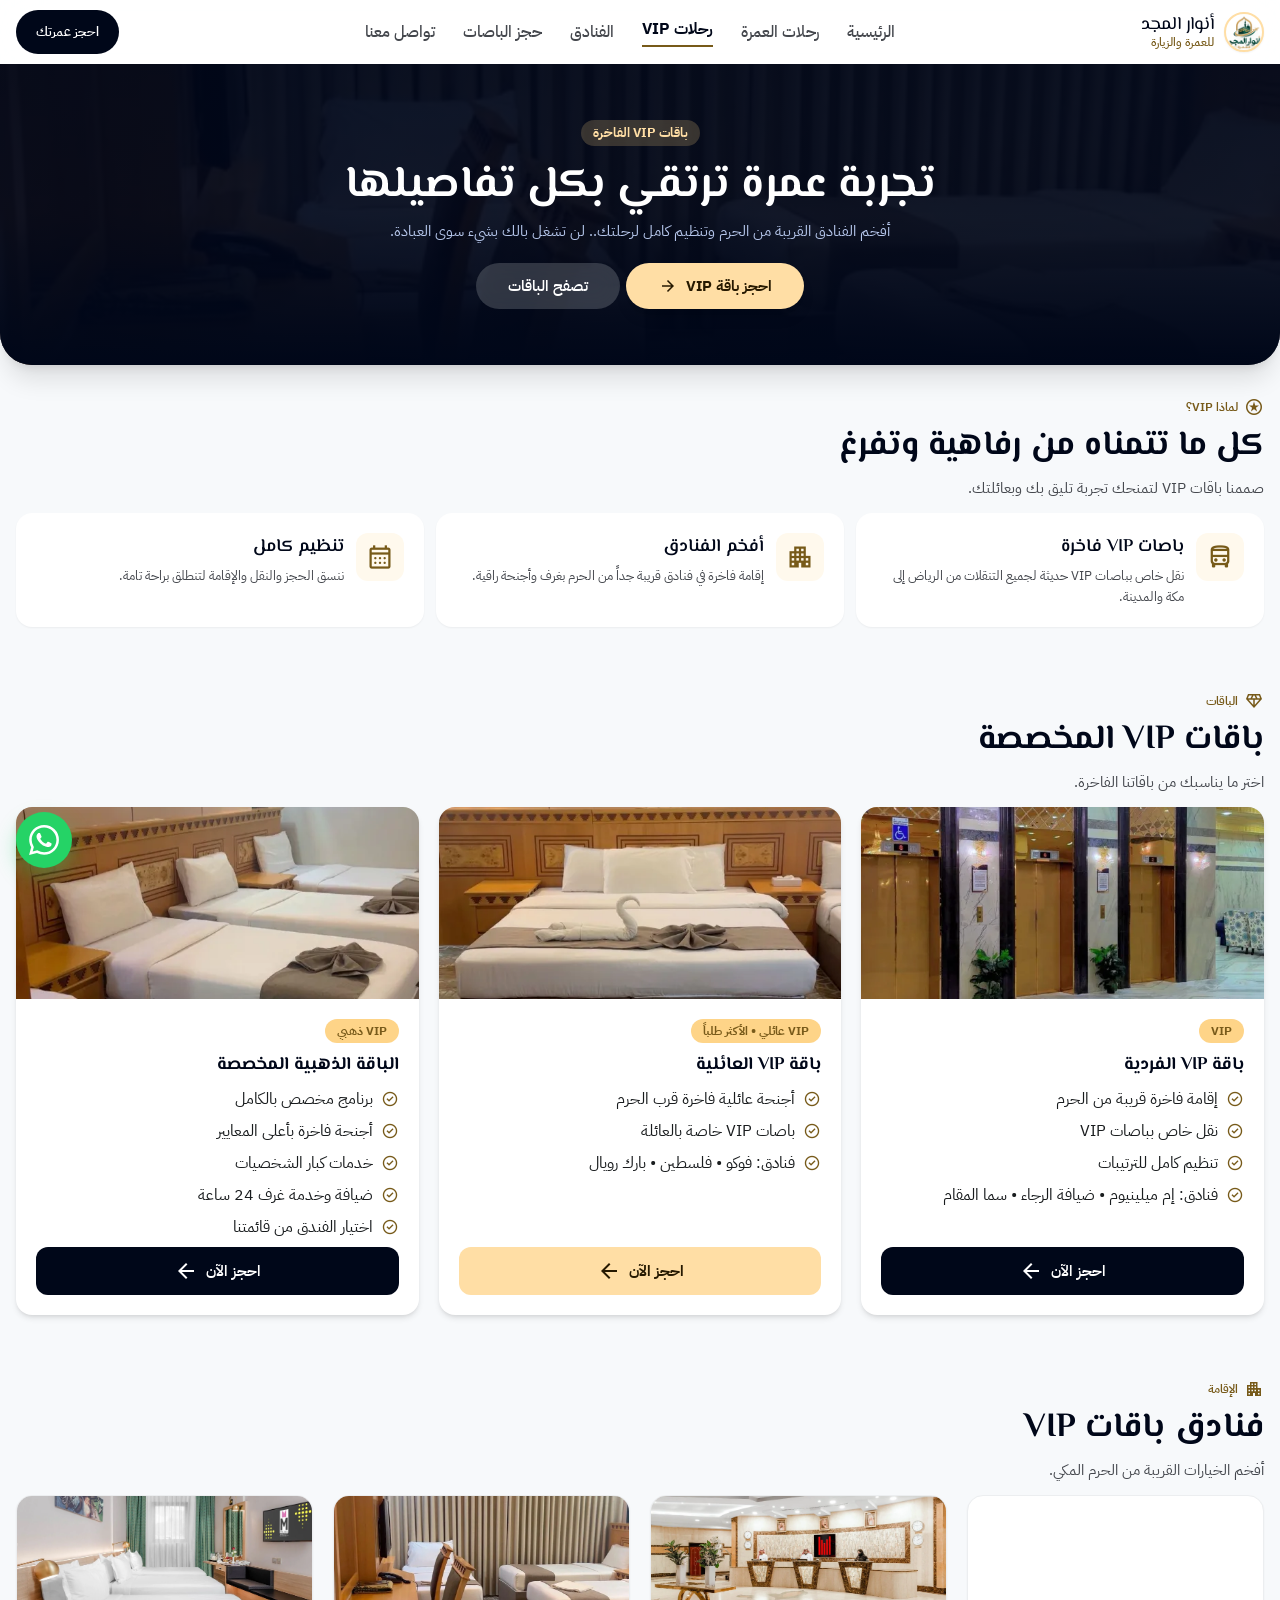
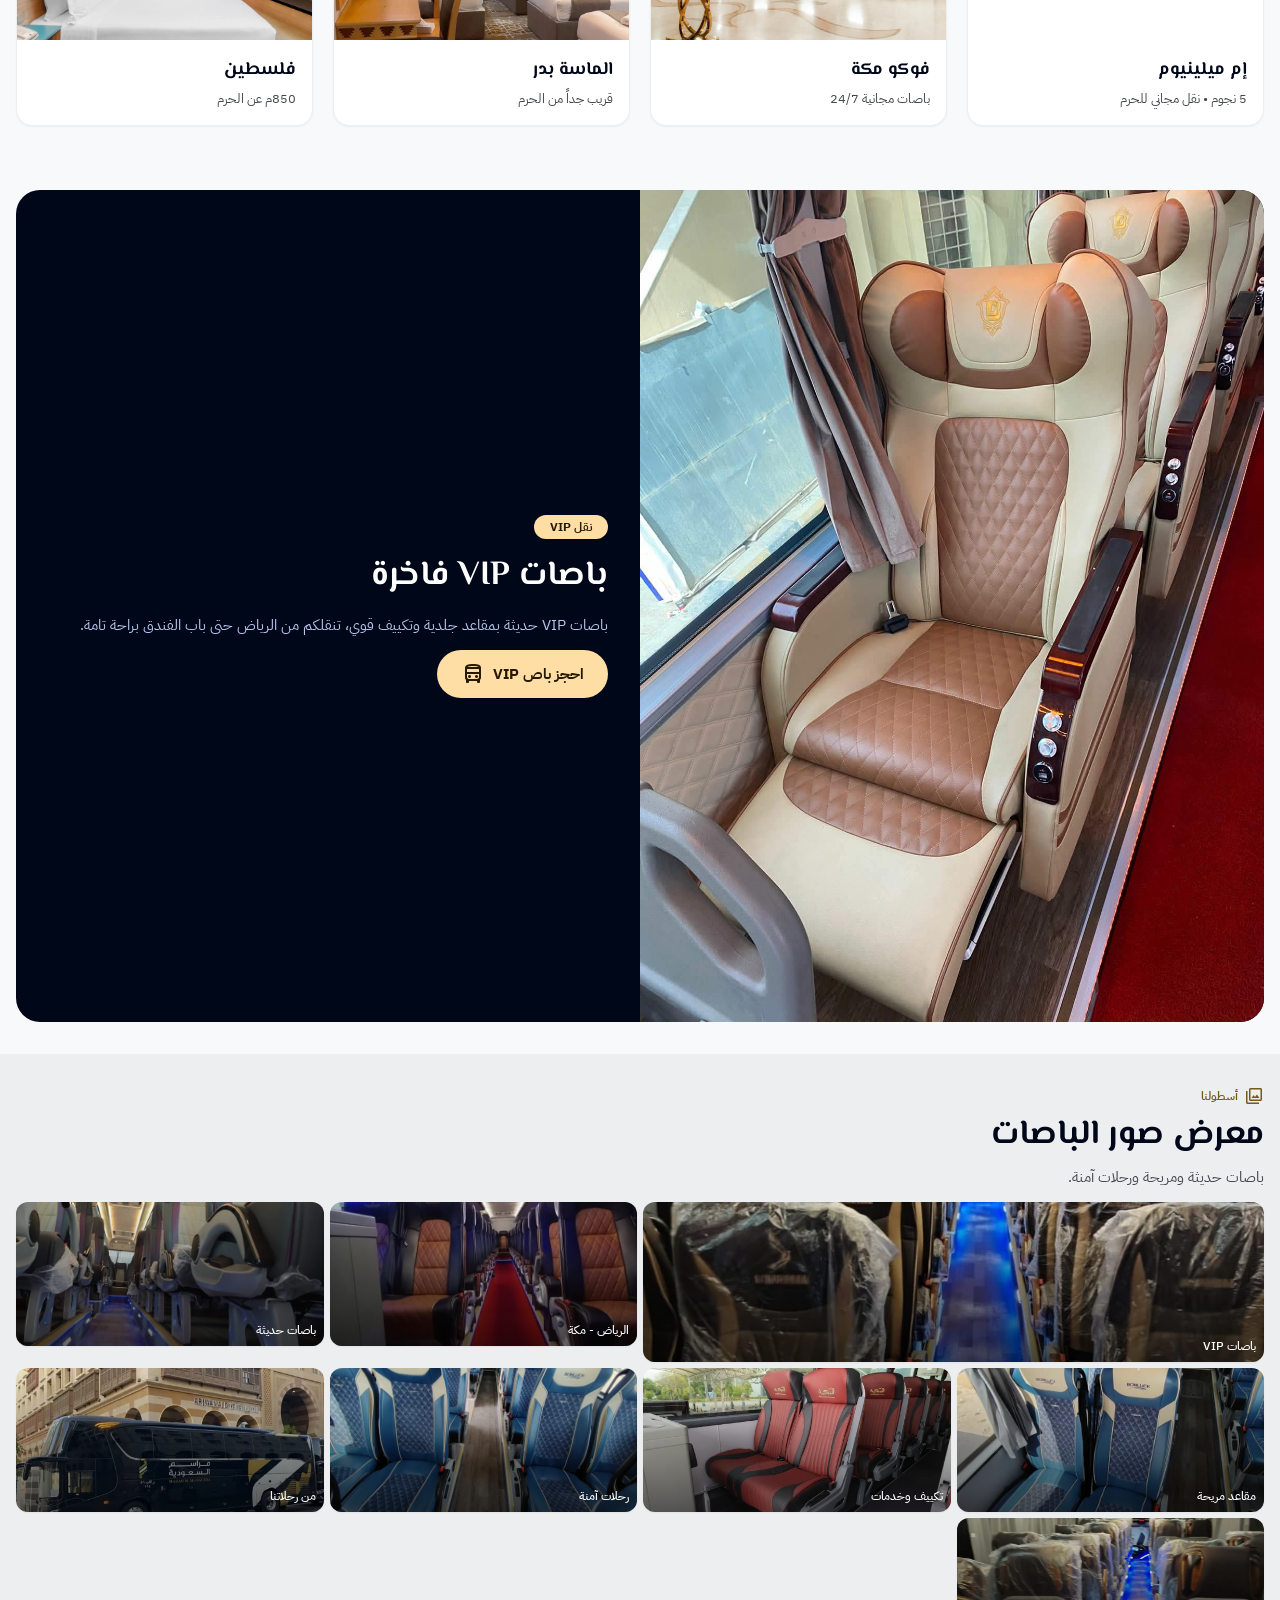
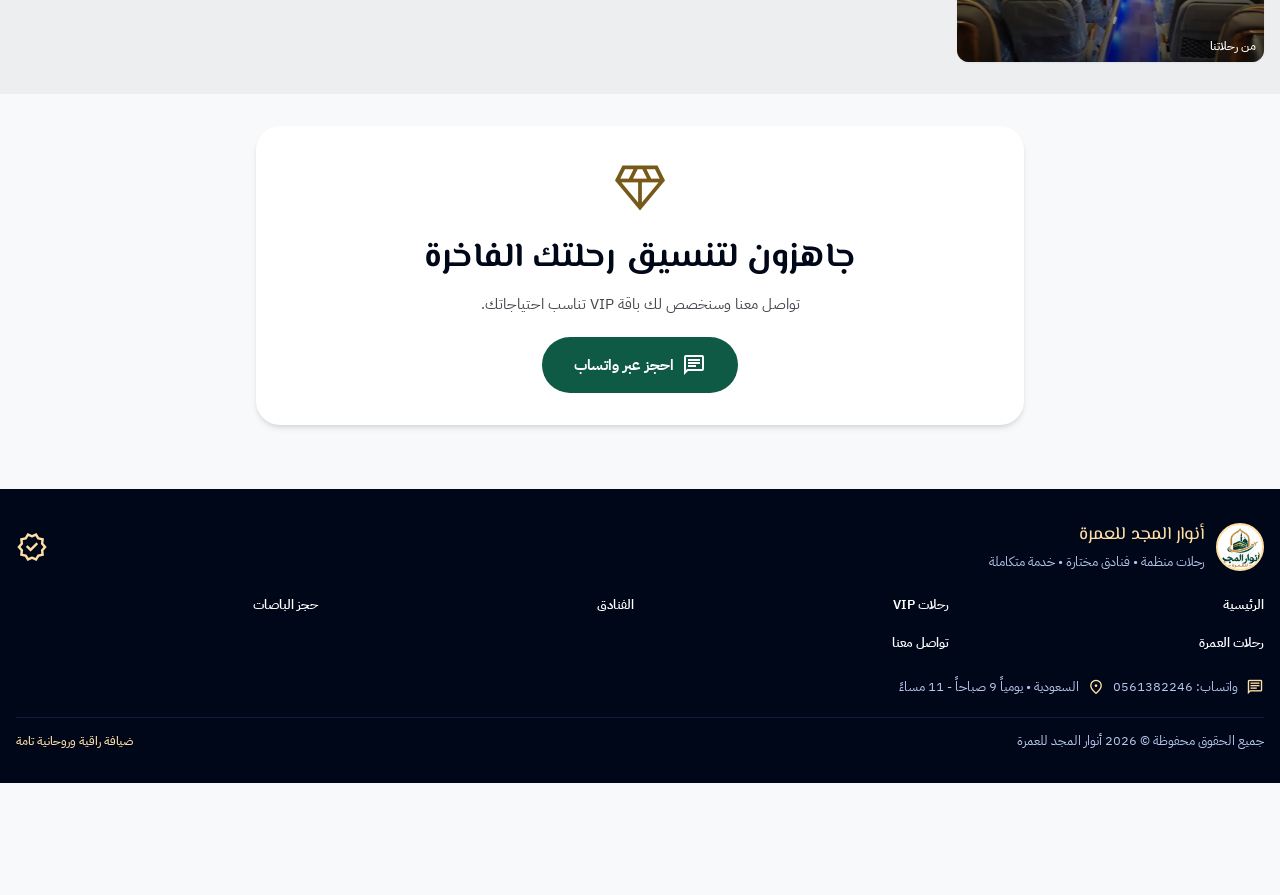
<file: vip/index.html>
﻿<!DOCTYPE html>
<html dir="rtl" lang="ar"><head><meta charset="utf-8"/>
<meta content="width=device-width, initial-scale=1.0, maximum-scale=1.0, viewport-fit=cover" name="viewport"/>
<!-- Google Tag Manager -->
<script>(function(w,d,s,l,i){w[l]=w[l]||[];w[l].push({'gtm.start':new Date().getTime(),event:'gtm.js'});var f=d.getElementsByTagName(s)[0],j=d.createElement(s),dl=l!='dataLayer'?'&l='+l:'';j.async=true;j.src='https://www.googletagmanager.com/gtm.js?id='+i+dl;f.parentNode.insertBefore(j,f);})(window,document,'script','dataLayer','GTM-NN2KW634');</script>
<!-- Google tag (gtag.js) -->
<script async src="https://www.googletagmanager.com/gtag/js?id=AW-18585336769"></script>
<script>
window.dataLayer=window.dataLayer||[];function gtag(){dataLayer.push(arguments);}
gtag('js',new Date());gtag('config','AW-18585336769');
// Conversion: إرسال نموذج عملاء محتملين — fired on every WhatsApp click / booking-form submit
function gtag_report_conversion(url){var callback=function(){if(typeof(url)!='undefined'){window.location=url;}};gtag('event','conversion',{'send_to':'AW-18585336769/vYCaCLPv47sdEMH3lp5F','value':1.0,'currency':'SAR','event_callback':callback});return false;}
function trackWA(){try{gtag_report_conversion();}catch(e){}}
document.addEventListener('click',function(e){var a=e.target.closest&&e.target.closest('a[href*="wa.me/"]');if(a)trackWA();},true);
window.addEventListener('load',function(){document.querySelectorAll('[data-bg]').forEach(function(el){el.style.backgroundImage="url('"+el.getAttribute('data-bg')+"')";});});
</script>
<title>رحلات VIP | أنوار المجد للعمرة</title>
<link href="../img/favicon.png" rel="icon" type="image/png"/><link href="../img/apple-touch-icon.png" rel="apple-touch-icon"/>
<meta content="باقات عمرة VIP فاخرة: أفخم الفنادق القريبة من الحرم وتنظيم كامل لرحلتك." name="description"/>
<meta content="رحلات VIP | أنوار المجد للعمرة" property="og:title"/>
<meta content="باقات عمرة VIP فاخرة: أفخم الفنادق القريبة من الحرم وتنظيم كامل لرحلتك." property="og:description"/>
<meta content="https://anwaralmajd.online/img/hotel/vip1.webp" property="og:image"/>
<link href="https://fonts.googleapis.com" rel="preconnect"/><link crossorigin="" href="https://fonts.gstatic.com" rel="preconnect"/>
<link href="https://fonts.googleapis.com/css2?family=El+Messiri:wght@600;700&family=IBM+Plex+Sans+Arabic:wght@400;500;600;700&display=swap" rel="stylesheet" media="print" onload="this.media='all'"/>
<link href="https://fonts.googleapis.com/css2?family=Material+Symbols+Outlined:opsz,wght,FILL,GRAD@24,400,0,0&icon_names=ac_unit,airline_seat_recline_normal,apartment,arrow_back,arrow_forward,calendar_month,chat,check_box,check_circle,dashboard_customize,diamond,directions_bus,event_available,expand_more,groups,headset_mic,help,home,location_on,map,mosque,north_west,photo_library,pin_drop,route,schedule,security,send,shield,stars,support_agent,touch_app,travel_explore,verified,verified_user,workspace_premium&display=block" rel="stylesheet" media="print" onload="this.media='all'"/>
<noscript><link href="https://fonts.googleapis.com/css2?family=El+Messiri:wght@600;700&family=IBM+Plex+Sans+Arabic:wght@400;500;600;700&display=swap" rel="stylesheet"/><link href="https://fonts.googleapis.com/css2?family=Material+Symbols+Outlined:opsz,wght,FILL,GRAD@24,400,0,0&icon_names=ac_unit,airline_seat_recline_normal,apartment,arrow_back,arrow_forward,calendar_month,chat,check_box,check_circle,dashboard_customize,diamond,directions_bus,event_available,expand_more,groups,headset_mic,help,home,location_on,map,mosque,north_west,photo_library,pin_drop,route,schedule,security,send,shield,stars,support_agent,touch_app,travel_explore,verified,verified_user,workspace_premium&display=block" rel="stylesheet"/></noscript>
<link rel="preload" as="image" href="../img/hotel/vip1.webp" fetchpriority="high"/>
<link href="../css/site.css?v=2" rel="stylesheet"/>
</head><body class="bg-surface text-on-surface flex flex-col min-h-screen relative selection:bg-secondary-container">
<!-- Google Tag Manager (noscript) -->
<noscript><iframe src="https://www.googletagmanager.com/ns.html?id=GTM-NN2KW634" height="0" width="0" style="display:none;visibility:hidden"></iframe></noscript>
<header class="fixed top-0 w-full z-50 bg-surface-container-lowest/90 backdrop-blur-xl shadow-[0_1px_8px_rgba(0,0,0,0.04)] pt-safe">
<div class="max-w-7xl mx-auto h-16 px-gutter-mobile flex items-center justify-between">
<a href="../" class="flex items-center gap-space-xs">
<img alt="أنوار المجد للعمرة" class="h-10 w-10 rounded-full object-cover border-2 border-secondary-fixed shadow-sm bg-white" width="60" height="40" decoding="async" src="../img/logo.webp"/>
<div class="flex flex-col pr-1"><span class="font-headline-sm text-primary tracking-tight leading-none">أنوار المجد</span><span class="font-label-sm text-secondary leading-none mt-0.5">للعمرة والزيارة</span></div></a>
<nav class="hidden lg:flex gap-7 items-center">
<a class="text-on-surface-variant hover:text-primary font-medium transition-colors" href="../">الرئيسية</a><a class="text-on-surface-variant hover:text-primary font-medium transition-colors" href="../#packages">رحلات العمرة</a><a class="text-primary font-bold border-b-2 border-secondary pb-1" href="./">رحلات VIP</a><a class="text-on-surface-variant hover:text-primary font-medium transition-colors" href="../hotels">الفنادق</a><a class="text-on-surface-variant hover:text-primary font-medium transition-colors" href="../buses">حجز الباصات</a><a class="text-on-surface-variant hover:text-primary font-medium transition-colors" href="../#contact">تواصل معنا</a>
</nav>
<div class="flex items-center gap-2">
<a href="https://wa.me/966561382246?text=%D8%A7%D9%84%D8%B3%D9%84%D8%A7%D9%85%20%D8%B9%D9%84%D9%8A%D9%83%D9%85%D8%8C%20%D8%A3%D8%B1%D8%BA%D8%A8%20%D8%A8%D8%A7%D9%84%D8%A7%D8%B3%D8%AA%D9%81%D8%B3%D8%A7%D8%B1%20%D8%B9%D9%86%20%D8%B1%D8%AD%D9%84%D8%A7%D8%AA%20%D8%A7%D9%84%D8%B9%D9%85%D8%B1%D8%A9" target="_blank" rel="noopener" aria-label="واتساب" class="sm:hidden w-10 h-10 rounded-full bg-[#25D366] text-white flex items-center justify-center"><svg class="wa-icon text-[22px]" viewBox="0 0 24 24" aria-hidden="true"><path d="M17.472 14.382c-.297-.149-1.758-.867-2.03-.967-.273-.099-.471-.148-.67.15-.197.297-.767.966-.94 1.164-.173.199-.347.223-.644.075-.297-.15-1.255-.463-2.39-1.475-.883-.788-1.48-1.761-1.653-2.059-.173-.297-.018-.458.13-.606.134-.133.298-.347.446-.52.149-.174.198-.298.298-.497.099-.198.05-.371-.025-.52-.075-.149-.669-1.612-.916-2.207-.242-.579-.487-.5-.669-.51-.173-.008-.371-.01-.57-.01-.198 0-.52.074-.792.372-.272.297-1.04 1.016-1.04 2.479 0 1.462 1.065 2.875 1.213 3.074.149.198 2.096 3.2 5.077 4.487.709.306 1.262.489 1.694.625.712.227 1.36.195 1.871.118.571-.085 1.758-.719 2.006-1.413.248-.694.248-1.289.173-1.413-.074-.124-.272-.198-.57-.347m-5.421 7.403h-.004a9.87 9.87 0 01-5.031-1.378l-.361-.214-3.741.982.998-3.648-.235-.374a9.86 9.86 0 01-1.51-5.26c.001-5.45 4.436-9.884 9.888-9.884 2.64 0 5.122 1.03 6.988 2.898a9.825 9.825 0 012.893 6.994c-.003 5.45-4.437 9.884-9.885 9.884m8.413-18.297A11.815 11.815 0 0012.05 0C5.495 0 .16 5.335.157 11.892c0 2.096.547 4.142 1.588 5.945L.057 24l6.305-1.654a11.882 11.882 0 005.683 1.448h.005c6.554 0 11.89-5.335 11.893-11.893a11.821 11.821 0 00-3.48-8.413z"/></svg></a>
<a class="hidden sm:flex min-h-[44px] px-5 rounded-full bg-primary text-on-primary items-center justify-center font-label-md transition-transform active:scale-95" href="https://wa.me/966561382246?text=%D8%A7%D9%84%D8%B3%D9%84%D8%A7%D9%85%20%D8%B9%D9%84%D9%8A%D9%83%D9%85%D8%8C%20%D8%A3%D8%B1%D8%BA%D8%A8%20%D9%81%D9%8A%20%D8%AD%D8%AC%D8%B2%20%D8%B1%D8%AD%D9%84%D8%A9%20%D8%B9%D9%85%D8%B1%D8%A9" target="_blank" rel="noopener">احجز عمرتك</a>
</div></div></header><main class="flex-1 w-full bg-surface pt-16 pb-28"><div class="flex flex-col w-full"><section class="relative w-full overflow-hidden bg-primary text-on-primary rounded-b-[2rem] shadow-xl"><div class="absolute inset-0 bg-cover bg-center opacity-40" style="background-image:url(../img/hotel/vip1.webp)"></div><div class="absolute inset-0 bg-gradient-to-b from-primary/85 via-primary/80 to-primary"></div><div class="relative z-10 max-w-7xl mx-auto px-gutter-mobile py-space-xl flex flex-col items-center text-center"><div class="inline-flex items-center gap-1.5 px-space-sm py-1 rounded-full bg-secondary-container/20 text-secondary-fixed backdrop-blur-md mb-space-sm"><span class="font-label-md font-bold">باقات VIP الفاخرة</span></div><h1 class="font-headline-xl-mobile text-on-primary font-bold leading-tight">تجربة عمرة ترتقي بكل تفاصيلها</h1><p class="font-body-md text-primary-fixed-dim max-w-xl mt-space-xs leading-relaxed">أفخم الفنادق القريبة من الحرم وتنظيم كامل لرحلتك.. لن تشغل بالك بشيء سوى العبادة.</p><div class="flex flex-col sm:flex-row gap-space-xs mt-space-md"><a class="sm:px-8 py-3 px-space-md rounded-full bg-secondary-fixed text-on-secondary-fixed font-label-lg font-bold flex items-center justify-center gap-2 shadow-lg active:scale-95 transition-transform" href="https://wa.me/966561382246?text=%D8%A7%D9%84%D8%B3%D9%84%D8%A7%D9%85%20%D8%B9%D9%84%D9%8A%D9%83%D9%85%D8%8C%20%D8%A3%D8%B1%D8%BA%D8%A8%20%D8%A8%D8%A7%D9%84%D8%AD%D8%AC%D8%B2%20%D8%A8%D8%A7%D9%82%D8%A9%20VIP%20%D9%84%D9%84%D8%B9%D9%85%D8%B1%D8%A9" target="_blank" rel="noopener"><span>احجز باقة VIP</span><span class="material-symbols-outlined text-[20px]">arrow_forward</span></a><a class="sm:px-8 py-3 px-space-md rounded-full bg-surface-container-highest/20 text-on-primary backdrop-blur-md font-label-lg flex items-center justify-center gap-2" href="#packages"><span>تصفح الباقات</span></a></div></div></section><section class="w-full px-gutter-mobile py-space-lg"><div class="max-w-7xl mx-auto"><div class="flex flex-col text-right mb-space-sm"><div class="flex items-center gap-1.5 text-secondary mb-1"><span class="material-symbols-outlined text-[20px]">stars</span><span class="font-label-sm font-semibold uppercase tracking-wider">لماذا VIP؟</span></div><h2 class="font-headline-lg text-primary font-bold">كل ما تتمناه من رفاهية وتفرغ</h2><p class="font-body-md text-on-surface-variant mt-1">صممنا باقات VIP لتمنحك تجربة تليق بك وبعائلتك.</p></div><div class="grid grid-cols-1 md:grid-cols-3 gap-space-sm"><div class="bg-surface-container-lowest p-space-md rounded-2xl shadow-sm flex items-start gap-space-sm text-right">
<div class="w-12 h-12 rounded-xl bg-secondary-fixed/20 flex items-center justify-center shrink-0 text-secondary"><span class="material-symbols-outlined text-[28px]">directions_bus</span></div>
<div class="flex flex-col"><h3 class="font-headline-sm text-primary font-semibold">باصات VIP فاخرة</h3><p class="font-body-sm text-on-surface-variant mt-1">نقل خاص بباصات VIP حديثة لجميع التنقلات من الرياض إلى مكة والمدينة.</p></div></div><div class="bg-surface-container-lowest p-space-md rounded-2xl shadow-sm flex items-start gap-space-sm text-right">
<div class="w-12 h-12 rounded-xl bg-secondary-fixed/20 flex items-center justify-center shrink-0 text-secondary"><span class="material-symbols-outlined text-[28px]">apartment</span></div>
<div class="flex flex-col"><h3 class="font-headline-sm text-primary font-semibold">أفخم الفنادق</h3><p class="font-body-sm text-on-surface-variant mt-1">إقامة فاخرة في فنادق قريبة جداً من الحرم بغرف وأجنحة راقية.</p></div></div><div class="bg-surface-container-lowest p-space-md rounded-2xl shadow-sm flex items-start gap-space-sm text-right">
<div class="w-12 h-12 rounded-xl bg-secondary-fixed/20 flex items-center justify-center shrink-0 text-secondary"><span class="material-symbols-outlined text-[28px]">calendar_month</span></div>
<div class="flex flex-col"><h3 class="font-headline-sm text-primary font-semibold">تنظيم كامل</h3><p class="font-body-sm text-on-surface-variant mt-1">ننسق الحجز والنقل والإقامة لتنطلق براحة تامة.</p></div></div></div></div></section><section class="w-full px-gutter-mobile py-space-lg" id="packages"><div class="max-w-7xl mx-auto"><div class="flex flex-col text-right mb-space-sm"><div class="flex items-center gap-1.5 text-secondary mb-1"><span class="material-symbols-outlined text-[20px]">diamond</span><span class="font-label-sm font-semibold uppercase tracking-wider">الباقات</span></div><h2 class="font-headline-lg text-primary font-bold">باقات VIP المخصصة</h2><p class="font-body-md text-on-surface-variant mt-1">اختر ما يناسبك من باقاتنا الفاخرة.</p></div><div class="grid grid-cols-1 md:grid-cols-3 gap-space-md"><article class="bg-surface-container-lowest rounded-2xl overflow-hidden shadow-md flex flex-col"><img decoding="async" src="../img/hotel/vip2.webp" alt="باقة VIP الفردية" loading="lazy" class="h-48 w-full object-cover"/><div class="p-space-md flex flex-col gap-2 text-right flex-1"><span class="self-start bg-secondary-container text-on-secondary-container font-label-sm font-bold px-3 py-1 rounded-full">VIP</span><h3 class="font-headline-sm text-primary font-bold">باقة VIP الفردية</h3><li class="flex items-center gap-2"><span class="material-symbols-outlined text-secondary text-[18px]">check_circle</span><span>إقامة فاخرة قريبة من الحرم</span></li><li class="flex items-center gap-2"><span class="material-symbols-outlined text-secondary text-[18px]">check_circle</span><span>نقل خاص بباصات VIP</span></li><li class="flex items-center gap-2"><span class="material-symbols-outlined text-secondary text-[18px]">check_circle</span><span>تنظيم كامل للترتيبات</span></li><li class="flex items-center gap-2"><span class="material-symbols-outlined text-secondary text-[18px]">check_circle</span><span>فنادق: إم ميلينيوم • ضيافة الرجاء • سما المقام</span></li><a href="https://wa.me/966561382246?text=%D8%A7%D9%84%D8%B3%D9%84%D8%A7%D9%85%20%D8%B9%D9%84%D9%8A%D9%83%D9%85%D8%8C%20%D8%A3%D8%B1%D8%BA%D8%A8%20%D8%A8%D8%AD%D8%AC%D8%B2%20%D8%A8%D8%A7%D9%82%D8%A9%20VIP%20%D8%A7%D9%84%D9%81%D8%B1%D8%AF%D9%8A%D8%A9" target="_blank" rel="noopener" class="mt-auto inline-flex items-center justify-center gap-2 font-label-lg py-3 rounded-xl bg-primary text-on-primary">احجز الآن<span class="material-symbols-outlined">arrow_back</span></a></div></article><article class="bg-surface-container-lowest rounded-2xl overflow-hidden shadow-md flex flex-col"><img decoding="async" src="../img/hotel/vip4.webp" alt="باقة VIP العائلية" loading="lazy" class="h-48 w-full object-cover"/><div class="p-space-md flex flex-col gap-2 text-right flex-1"><span class="self-start bg-secondary-container text-on-secondary-container font-label-sm font-bold px-3 py-1 rounded-full">VIP عائلي • الأكثر طلباً</span><h3 class="font-headline-sm text-primary font-bold">باقة VIP العائلية</h3><li class="flex items-center gap-2"><span class="material-symbols-outlined text-secondary text-[18px]">check_circle</span><span>أجنحة عائلية فاخرة قرب الحرم</span></li><li class="flex items-center gap-2"><span class="material-symbols-outlined text-secondary text-[18px]">check_circle</span><span>باصات VIP خاصة بالعائلة</span></li><li class="flex items-center gap-2"><span class="material-symbols-outlined text-secondary text-[18px]">check_circle</span><span>فنادق: فوكو • فلسطين • بارك رويال</span></li><a href="https://wa.me/966561382246?text=%D8%A7%D9%84%D8%B3%D9%84%D8%A7%D9%85%20%D8%B9%D9%84%D9%8A%D9%83%D9%85%D8%8C%20%D8%A3%D8%B1%D8%BA%D8%A8%20%D8%A8%D8%AD%D8%AC%D8%B2%20%D8%A8%D8%A7%D9%82%D8%A9%20VIP%20%D8%A7%D9%84%D8%B9%D8%A7%D8%A6%D9%84%D9%8A%D8%A9" target="_blank" rel="noopener" class="mt-auto inline-flex items-center justify-center gap-2 font-label-lg py-3 rounded-xl bg-secondary-fixed text-on-secondary-fixed font-bold">احجز الآن<span class="material-symbols-outlined">arrow_back</span></a></div></article><article class="bg-surface-container-lowest rounded-2xl overflow-hidden shadow-md flex flex-col"><img decoding="async" src="../img/hotel/vip16.webp" alt="الباقة الذهبية المخصصة" loading="lazy" class="h-48 w-full object-cover"/><div class="p-space-md flex flex-col gap-2 text-right flex-1"><span class="self-start bg-secondary-container text-on-secondary-container font-label-sm font-bold px-3 py-1 rounded-full">VIP ذهبي</span><h3 class="font-headline-sm text-primary font-bold">الباقة الذهبية المخصصة</h3><li class="flex items-center gap-2"><span class="material-symbols-outlined text-secondary text-[18px]">check_circle</span><span>برنامج مخصص بالكامل</span></li><li class="flex items-center gap-2"><span class="material-symbols-outlined text-secondary text-[18px]">check_circle</span><span>أجنحة فاخرة بأعلى المعايير</span></li><li class="flex items-center gap-2"><span class="material-symbols-outlined text-secondary text-[18px]">check_circle</span><span>خدمات كبار الشخصيات</span></li><li class="flex items-center gap-2"><span class="material-symbols-outlined text-secondary text-[18px]">check_circle</span><span>ضيافة وخدمة غرف 24 ساعة</span></li><li class="flex items-center gap-2"><span class="material-symbols-outlined text-secondary text-[18px]">check_circle</span><span>اختيار الفندق من قائمتنا</span></li><a href="https://wa.me/966561382246?text=%D8%A7%D9%84%D8%B3%D9%84%D8%A7%D9%85%20%D8%B9%D9%84%D9%8A%D9%83%D9%85%D8%8C%20%D8%A3%D8%B1%D8%BA%D8%A8%20%D8%A8%D8%AD%D8%AC%D8%B2%20%D8%A7%D9%84%D8%A8%D8%A7%D9%82%D8%A9%20%D8%A7%D9%84%D8%B0%D9%87%D8%A8%D9%8A%D8%A9%20VIP" target="_blank" rel="noopener" class="mt-auto inline-flex items-center justify-center gap-2 font-label-lg py-3 rounded-xl bg-primary text-on-primary">احجز الآن<span class="material-symbols-outlined">arrow_back</span></a></div></article></div></div></section><section class="w-full px-gutter-mobile py-space-lg"><div class="max-w-7xl mx-auto"><div class="flex flex-col text-right mb-space-sm"><div class="flex items-center gap-1.5 text-secondary mb-1"><span class="material-symbols-outlined text-[20px]">apartment</span><span class="font-label-sm font-semibold uppercase tracking-wider">الإقامة</span></div><h2 class="font-headline-lg text-primary font-bold">فنادق باقات VIP</h2><p class="font-body-md text-on-surface-variant mt-1">أفخم الخيارات القريبة من الحرم المكي.</p></div><div class="grid grid-cols-1 sm:grid-cols-2 lg:grid-cols-4 gap-space-md"><a href="../hotels" class="group bg-surface-container-lowest rounded-2xl border border-surface-container shadow-sm overflow-hidden">
<img decoding="async" src="../img/hotel/hotel-5stars-kaaba-view.webp" alt="إم ميلينيوم" loading="lazy" class="h-36 w-full object-cover group-hover:scale-105 transition-transform duration-500"/>
<div class="p-4"><h3 class="font-headline-sm text-primary font-bold">إم ميلينيوم</h3><p class="font-body-sm text-on-surface-variant mt-1">5 نجوم • نقل مجاني للحرم</p></div></a><a href="../hotels" class="group bg-surface-container-lowest rounded-2xl border border-surface-container shadow-sm overflow-hidden">
<img decoding="async" src="../img/hotel/h7.webp" alt="فوكو مكة" loading="lazy" class="h-36 w-full object-cover group-hover:scale-105 transition-transform duration-500"/>
<div class="p-4"><h3 class="font-headline-sm text-primary font-bold">فوكو مكة</h3><p class="font-body-sm text-on-surface-variant mt-1">باصات مجانية 24/7</p></div></a><a href="../hotels" class="group bg-surface-container-lowest rounded-2xl border border-surface-container shadow-sm overflow-hidden">
<img decoding="async" src="../img/hotel/h11.webp" alt="الماسة بدر" loading="lazy" class="h-36 w-full object-cover group-hover:scale-105 transition-transform duration-500"/>
<div class="p-4"><h3 class="font-headline-sm text-primary font-bold">الماسة بدر</h3><p class="font-body-sm text-on-surface-variant mt-1">قريب جداً من الحرم</p></div></a><a href="../hotels" class="group bg-surface-container-lowest rounded-2xl border border-surface-container shadow-sm overflow-hidden">
<img decoding="async" src="../img/hotel/h10.webp" alt="فلسطين" loading="lazy" class="h-36 w-full object-cover group-hover:scale-105 transition-transform duration-500"/>
<div class="p-4"><h3 class="font-headline-sm text-primary font-bold">فلسطين</h3><p class="font-body-sm text-on-surface-variant mt-1">850م عن الحرم</p></div></a></div></div></section><section class="w-full px-gutter-mobile py-space-lg"><div class="max-w-7xl mx-auto bg-primary rounded-3xl overflow-hidden grid grid-cols-1 md:grid-cols-2"><img decoding="async" src="../img/bus/vip22.webp" alt="باص VIP" loading="lazy" class="h-64 md:h-full w-full object-cover"/><div class="p-space-lg flex flex-col justify-center gap-3"><span class="self-start bg-secondary-fixed text-on-secondary-fixed font-label-sm font-bold px-4 py-1 rounded-full">نقل VIP</span><h2 class="font-headline-lg text-on-primary font-bold">باصات VIP فاخرة</h2><p class="font-body-md text-primary-fixed-dim leading-relaxed">باصات VIP حديثة بمقاعد جلدية وتكييف قوي، تنقلكم من الرياض حتى باب الفندق براحة تامة.</p><a href="../buses" class="self-start inline-flex items-center gap-2 bg-secondary-fixed text-on-secondary-fixed font-label-lg font-bold px-6 py-3 rounded-full">احجز باص VIP<span class="material-symbols-outlined">directions_bus</span></a></div></div></section><section class="w-full bg-surface-container px-gutter-mobile py-space-lg"><div class="max-w-7xl mx-auto"><div class="flex flex-col text-right mb-space-sm"><div class="flex items-center gap-1.5 text-secondary mb-1"><span class="material-symbols-outlined text-[20px]">photo_library</span><span class="font-label-sm font-semibold uppercase tracking-wider">أسطولنا</span></div><h2 class="font-headline-lg text-primary font-bold">معرض صور الباصات</h2><p class="font-body-md text-on-surface-variant mt-1">باصات حديثة ومريحة ورحلات آمنة.</p></div><div class="grid grid-cols-2 lg:grid-cols-4 gap-space-xs"><div class="relative rounded-xl overflow-hidden h-40 col-span-2 shadow-sm group">
<img decoding="async" src="../img/bus/busvip1.webp" alt="باصات VIP" loading="lazy" class="w-full h-full object-cover group-hover:scale-105 transition-transform duration-500"/>
<div class="absolute inset-0 bg-gradient-to-t from-black/60 to-transparent"></div>
<span class="absolute bottom-2 right-2 text-white font-label-sm">باصات VIP</span></div><div class="relative rounded-xl overflow-hidden h-36 shadow-sm group">
<img decoding="async" src="../img/bus/riyadh-makkah.webp" alt="الرياض - مكة" loading="lazy" class="w-full h-full object-cover group-hover:scale-105 transition-transform duration-500"/>
<div class="absolute inset-0 bg-gradient-to-t from-black/60 to-transparent"></div>
<span class="absolute bottom-2 right-2 text-white font-label-sm">الرياض - مكة</span></div><div class="relative rounded-xl overflow-hidden h-36 shadow-sm group">
<img decoding="async" src="../img/bus/bus2.webp" alt="باصات حديثة" loading="lazy" class="w-full h-full object-cover group-hover:scale-105 transition-transform duration-500"/>
<div class="absolute inset-0 bg-gradient-to-t from-black/60 to-transparent"></div>
<span class="absolute bottom-2 right-2 text-white font-label-sm">باصات حديثة</span></div><div class="relative rounded-xl overflow-hidden h-36 shadow-sm group">
<img decoding="async" src="../img/bus/bus3.webp" alt="مقاعد مريحة" loading="lazy" class="w-full h-full object-cover group-hover:scale-105 transition-transform duration-500"/>
<div class="absolute inset-0 bg-gradient-to-t from-black/60 to-transparent"></div>
<span class="absolute bottom-2 right-2 text-white font-label-sm">مقاعد مريحة</span></div><div class="relative rounded-xl overflow-hidden h-36 shadow-sm group">
<img decoding="async" src="../img/bus/bus7.webp" alt="تكييف وخدمات" loading="lazy" class="w-full h-full object-cover group-hover:scale-105 transition-transform duration-500"/>
<div class="absolute inset-0 bg-gradient-to-t from-black/60 to-transparent"></div>
<span class="absolute bottom-2 right-2 text-white font-label-sm">تكييف وخدمات</span></div><div class="relative rounded-xl overflow-hidden h-36 shadow-sm group">
<img decoding="async" src="../img/bus/bus5.webp" alt="رحلات آمنة" loading="lazy" class="w-full h-full object-cover group-hover:scale-105 transition-transform duration-500"/>
<div class="absolute inset-0 bg-gradient-to-t from-black/60 to-transparent"></div>
<span class="absolute bottom-2 right-2 text-white font-label-sm">رحلات آمنة</span></div><div class="relative rounded-xl overflow-hidden h-36 shadow-sm group">
<img decoding="async" src="../img/new/trip3.min.webp" alt="من رحلاتنا" loading="lazy" class="w-full h-full object-cover group-hover:scale-105 transition-transform duration-500"/>
<div class="absolute inset-0 bg-gradient-to-t from-black/60 to-transparent"></div>
<span class="absolute bottom-2 right-2 text-white font-label-sm">من رحلاتنا</span></div><div class="relative rounded-xl overflow-hidden h-36 shadow-sm group">
<img decoding="async" src="../img/new/trip4.min.webp" alt="من رحلاتنا" loading="lazy" class="w-full h-full object-cover group-hover:scale-105 transition-transform duration-500"/>
<div class="absolute inset-0 bg-gradient-to-t from-black/60 to-transparent"></div>
<span class="absolute bottom-2 right-2 text-white font-label-sm">من رحلاتنا</span></div></div></div></section><section class="w-full px-gutter-mobile py-space-lg"><div class="max-w-3xl mx-auto text-center bg-surface-container-lowest rounded-3xl shadow-md p-space-lg"><span class="material-symbols-outlined text-secondary text-6xl">diamond</span><h2 class="font-headline-lg text-primary font-bold mt-2">جاهزون لتنسيق رحلتك الفاخرة</h2><p class="font-body-md text-on-surface-variant mt-2">تواصل معنا وسنخصص لك باقة VIP تناسب احتياجاتك.</p><div class="flex flex-col sm:flex-row gap-space-xs justify-center mt-space-md"><a href="https://wa.me/966561382246?text=%D8%A7%D9%84%D8%B3%D9%84%D8%A7%D9%85%20%D8%B9%D9%84%D9%8A%D9%83%D9%85%D8%8C%20%D8%A3%D8%B1%D8%BA%D8%A8%20%D8%A8%D8%A7%D9%84%D8%A7%D8%B3%D8%AA%D9%81%D8%B3%D8%A7%D8%B1%20%D8%B9%D9%86%20%D8%B1%D8%AD%D9%84%D8%A7%D8%AA%20%D8%A7%D9%84%D8%B9%D9%85%D8%B1%D8%A9" target="_blank" rel="noopener" class="inline-flex items-center justify-center gap-2 bg-[#0E5A44] text-white font-label-lg font-bold px-8 py-4 rounded-full"><span class="material-symbols-outlined">chat</span>احجز عبر واتساب</a></div></div></section></div><script>
function toggleFaq(btn){var c=btn.nextElementSibling;var ic=btn.querySelector('.material-symbols-outlined');var h=c.classList.contains('hidden');document.querySelectorAll('#faq-accordion > div > div').forEach(function(el){el.classList.add('hidden');});document.querySelectorAll('#faq-accordion button span.material-symbols-outlined').forEach(function(i){i.style.transform='rotate(0deg)';});if(h){c.classList.remove('hidden');if(ic)ic.style.transform='rotate(180deg)';}}
document.addEventListener('DOMContentLoaded',function(){
var tabs=document.querySelectorAll('#package-tabs button');tabs.forEach(function(tab){tab.addEventListener('click',function(){tabs.forEach(function(x){x.className='shrink-0 px-4 py-2 rounded-full bg-surface-container text-on-surface font-label-md';});tab.className='shrink-0 px-4 py-2 rounded-full bg-primary text-on-primary font-label-md shadow-sm';var f=tab.dataset.filter;document.querySelectorAll('[data-cat]').forEach(function(card){card.style.display=(f==='all'||card.dataset.cat===f)?'':'none';});});});
var hb=document.querySelectorAll('.filter-btn');hb.forEach(function(b){b.addEventListener('click',function(){hb.forEach(function(x){x.classList.remove('active');});b.classList.add('active');var f=b.dataset.filter;document.querySelectorAll('.hotel-card').forEach(function(card){card.style.display=(f==='all'||card.dataset.city===f)?'':'none';});});});
var slides=document.querySelectorAll('.hero-slide');if(slides.length>1){var i=0;setInterval(function(){slides[i].classList.add('opacity-0');i=(i+1)%slides.length;slides[i].classList.remove('opacity-0');},4500);}
});
</script><script>
document.addEventListener('DOMContentLoaded',function(){
var f=document.getElementById('bookingForm');if(f){f.addEventListener('submit',function(e){e.preventDefault();var req=['bFrom','bPeople','bDate','bType','bDays'];var ok=true;req.forEach(function(id){var el=document.getElementById(id);var v=(el.value||'').trim();var valid=v!==''&&((el.type!=='number')||(+v>=1));el.classList.toggle('border-red-400',!valid);if(!valid)ok=false;});var err=document.getElementById('formError');if(!ok){err.textContent='يرجى تعبئة جميع الحقول المطلوبة.';err.classList.remove('hidden');return;}err.classList.add('hidden');var msg='*طلب حجز رحلة عمرة - أنوار المجد*%0A';msg+='مدينة الانطلاق: '+document.getElementById('bFrom').value+'%0A';msg+='عدد الأفراد: '+document.getElementById('bPeople').value+'%0A';msg+='التاريخ: '+document.getElementById('bDate').value+'%0A';msg+='النوع: '+document.getElementById('bType').value+'%0A';msg+='الأيام: '+document.getElementById('bDays').value;trackWA(),window.open('https://wa.me/966561382246?text='+encodeURIComponent(document.getElementById('bFrom').value+' | '+document.getElementById('bPeople').value+' أفراد | '+document.getElementById('bDate').value+' | '+document.getElementById('bType').value+' | '+document.getElementById('bDays').value+' أيام - طلب حجز عمرة أنوار المجد'),'_blank');});}
var bf=document.getElementById('busForm');if(bf){bf.addEventListener('submit',function(e){e.preventDefault();var from=document.getElementById('fromCity').value;var to=document.getElementById('toCity').value;var d=document.getElementById('tripDate').value;if(!from||!to||!d){alert('يرجى تعبئة جميع الحقول المطلوبة');return;}var p=document.getElementById('passengers').value;var c=document.getElementById('busClass').value;var n=document.getElementById('notes').value;var msg='حجز باص - أنوار المجد%0Aمن: '+from+'%0Aإلى: '+to+'%0Aالتاريخ: '+d+'%0Aالركاب: '+p+'%0Aالنوع: '+c+(n?'%0Aملاحظات: '+n:'');trackWA(),window.open('https://wa.me/966561382246?text='+encodeURIComponent(msg),'_blank');});}
});
</script><footer class="w-full bg-primary text-on-primary mt-space-lg px-gutter-mobile py-space-lg"><div class="max-w-7xl mx-auto flex flex-col gap-space-md">
<div class="flex items-center justify-between"><div class="flex items-center gap-3">
<img alt="أنوار المجد للعمرة" class="h-12 w-12 rounded-full object-cover border-2 border-secondary-fixed bg-white" width="60" height="40" decoding="async" src="../img/logo.webp"/>
<div class="flex flex-col"><span class="font-headline-sm text-secondary-fixed">أنوار المجد للعمرة</span><span class="font-body-sm text-primary-fixed-dim mt-0.5">رحلات منظمة • فنادق مختارة • خدمة متكاملة</span></div></div>
<span class="material-symbols-outlined text-secondary-fixed text-[32px]">verified</span></div>
<div class="grid grid-cols-2 md:grid-cols-4 gap-space-sm font-label-md">
<a class="py-1 hover:text-white transition-colors" href="../">الرئيسية</a>
<a class="py-1 hover:text-white transition-colors" href="./">رحلات VIP</a>
<a class="py-1 hover:text-white transition-colors" href="../hotels">الفنادق</a>
<a class="py-1 hover:text-white transition-colors" href="../buses">حجز الباصات</a>
<a class="py-1 hover:text-white transition-colors" href="../#packages">رحلات العمرة</a>
<a class="py-1 hover:text-white transition-colors" href="../#contact">تواصل معنا</a></div>
<div class="flex flex-col sm:flex-row gap-2 sm:items-center font-body-sm text-primary-fixed-dim">
<a class="flex items-center gap-2" href="https://wa.me/966561382246?text=%D8%A7%D9%84%D8%B3%D9%84%D8%A7%D9%85%20%D8%B9%D9%84%D9%8A%D9%83%D9%85%D8%8C%20%D8%A3%D8%B1%D8%BA%D8%A8%20%D8%A8%D8%A7%D9%84%D8%A7%D8%B3%D8%AA%D9%81%D8%B3%D8%A7%D8%B1%20%D8%B9%D9%86%20%D8%B1%D8%AD%D9%84%D8%A7%D8%AA%20%D8%A7%D9%84%D8%B9%D9%85%D8%B1%D8%A9" target="_blank" rel="noopener"><span class="material-symbols-outlined text-[18px] text-secondary-fixed">chat</span><span>واتساب: <span dir="ltr">0561382246</span></span></a>
<span class="flex items-center gap-2"><span class="material-symbols-outlined text-[18px] text-secondary-fixed">location_on</span>السعودية • يومياً 9 صباحاً - 11 مساءً</span></div>
<div class="pt-space-sm border-t border-primary-container flex items-center justify-between font-body-sm text-primary-fixed-dim"><span>جميع الحقوق محفوظة © 2026 أنوار المجد للعمرة</span><span class="font-label-sm text-secondary-fixed">ضيافة راقية وروحانية تامة</span></div>
</div></footer></main><a class="fixed bottom-24 lg:bottom-8 left-4 z-40 w-14 h-14 rounded-full bg-[#25D366] text-white shadow-[0_8px_20px_rgba(37,211,102,0.35)] flex items-center justify-center min-h-[56px] min-w-[56px] transition-transform active:scale-95" href="https://wa.me/966561382246?text=%D8%A7%D9%84%D8%B3%D9%84%D8%A7%D9%85%20%D8%B9%D9%84%D9%8A%D9%83%D9%85%D8%8C%20%D8%A3%D8%B1%D8%BA%D8%A8%20%D8%A8%D8%A7%D9%84%D8%A7%D8%B3%D8%AA%D9%81%D8%B3%D8%A7%D8%B1%20%D8%B9%D9%86%20%D8%B1%D8%AD%D9%84%D8%A7%D8%AA%20%D8%A7%D9%84%D8%B9%D9%85%D8%B1%D8%A9" rel="noopener" target="_blank" aria-label="واتساب"><svg class="wa-icon text-[30px]" viewBox="0 0 24 24" aria-hidden="true"><path d="M17.472 14.382c-.297-.149-1.758-.867-2.03-.967-.273-.099-.471-.148-.67.15-.197.297-.767.966-.94 1.164-.173.199-.347.223-.644.075-.297-.15-1.255-.463-2.39-1.475-.883-.788-1.48-1.761-1.653-2.059-.173-.297-.018-.458.13-.606.134-.133.298-.347.446-.52.149-.174.198-.298.298-.497.099-.198.05-.371-.025-.52-.075-.149-.669-1.612-.916-2.207-.242-.579-.487-.5-.669-.51-.173-.008-.371-.01-.57-.01-.198 0-.52.074-.792.372-.272.297-1.04 1.016-1.04 2.479 0 1.462 1.065 2.875 1.213 3.074.149.198 2.096 3.2 5.077 4.487.709.306 1.262.489 1.694.625.712.227 1.36.195 1.871.118.571-.085 1.758-.719 2.006-1.413.248-.694.248-1.289.173-1.413-.074-.124-.272-.198-.57-.347m-5.421 7.403h-.004a9.87 9.87 0 01-5.031-1.378l-.361-.214-3.741.982.998-3.648-.235-.374a9.86 9.86 0 01-1.51-5.26c.001-5.45 4.436-9.884 9.888-9.884 2.64 0 5.122 1.03 6.988 2.898a9.825 9.825 0 012.893 6.994c-.003 5.45-4.437 9.884-9.885 9.884m8.413-18.297A11.815 11.815 0 0012.05 0C5.495 0 .16 5.335.157 11.892c0 2.096.547 4.142 1.588 5.945L.057 24l6.305-1.654a11.882 11.882 0 005.683 1.448h.005c6.554 0 11.89-5.335 11.893-11.893a11.821 11.821 0 00-3.48-8.413z"/></svg></a>
<nav class="fixed bottom-0 w-full z-50 pb-safe bg-surface-container-lowest/90 backdrop-blur-xl shadow-[0_-4px_20px_rgba(13,31,60,0.06)] lg:hidden">
<div class="flex justify-around items-center h-16 px-space-xs">
<a class="flex flex-col items-center justify-center min-w-[44px] min-h-[44px] transition-colors text-on-surface-variant" href="../"><span class="material-symbols-outlined text-[22px]">mosque</span><span class="font-label-sm mt-0.5">الرئيسية</span></a><a aria-current="page" class="flex flex-col items-center justify-center min-w-[44px] min-h-[44px] transition-colors text-secondary font-semibold" href="./"><span class="material-symbols-outlined text-[22px]">diamond</span><span class="font-label-sm mt-0.5">VIP</span></a><a class="flex flex-col items-center justify-center min-w-[44px] min-h-[44px] transition-colors text-on-surface-variant" href="../hotels"><span class="material-symbols-outlined text-[22px]">apartment</span><span class="font-label-sm mt-0.5">الفنادق</span></a><a class="flex flex-col items-center justify-center min-w-[44px] min-h-[44px] transition-colors text-on-surface-variant" href="../buses"><span class="material-symbols-outlined text-[22px]">directions_bus</span><span class="font-label-sm mt-0.5">الباصات</span></a><a class="flex flex-col items-center justify-center min-w-[44px] min-h-[44px] text-on-surface-variant transition-colors" href="https://wa.me/966561382246?text=%D8%A7%D9%84%D8%B3%D9%84%D8%A7%D9%85%20%D8%B9%D9%84%D9%8A%D9%83%D9%85%D8%8C%20%D8%A3%D8%B1%D8%BA%D8%A8%20%D8%A8%D8%A7%D9%84%D8%A7%D8%B3%D8%AA%D9%81%D8%B3%D8%A7%D8%B1%20%D8%B9%D9%86%20%D8%B1%D8%AD%D9%84%D8%A7%D8%AA%20%D8%A7%D9%84%D8%B9%D9%85%D8%B1%D8%A9" target="_blank" rel="noopener"><svg class="wa-icon text-[22px] text-[#25D366]" viewBox="0 0 24 24" aria-hidden="true"><path d="M17.472 14.382c-.297-.149-1.758-.867-2.03-.967-.273-.099-.471-.148-.67.15-.197.297-.767.966-.94 1.164-.173.199-.347.223-.644.075-.297-.15-1.255-.463-2.39-1.475-.883-.788-1.48-1.761-1.653-2.059-.173-.297-.018-.458.13-.606.134-.133.298-.347.446-.52.149-.174.198-.298.298-.497.099-.198.05-.371-.025-.52-.075-.149-.669-1.612-.916-2.207-.242-.579-.487-.5-.669-.51-.173-.008-.371-.01-.57-.01-.198 0-.52.074-.792.372-.272.297-1.04 1.016-1.04 2.479 0 1.462 1.065 2.875 1.213 3.074.149.198 2.096 3.2 5.077 4.487.709.306 1.262.489 1.694.625.712.227 1.36.195 1.871.118.571-.085 1.758-.719 2.006-1.413.248-.694.248-1.289.173-1.413-.074-.124-.272-.198-.57-.347m-5.421 7.403h-.004a9.87 9.87 0 01-5.031-1.378l-.361-.214-3.741.982.998-3.648-.235-.374a9.86 9.86 0 01-1.51-5.26c.001-5.45 4.436-9.884 9.888-9.884 2.64 0 5.122 1.03 6.988 2.898a9.825 9.825 0 012.893 6.994c-.003 5.45-4.437 9.884-9.885 9.884m8.413-18.297A11.815 11.815 0 0012.05 0C5.495 0 .16 5.335.157 11.892c0 2.096.547 4.142 1.588 5.945L.057 24l6.305-1.654a11.882 11.882 0 005.683 1.448h.005c6.554 0 11.89-5.335 11.893-11.893a11.821 11.821 0 00-3.48-8.413z"/></svg><span class="font-label-sm mt-0.5">واتساب</span></a>
</div></nav></body></html>
</file>
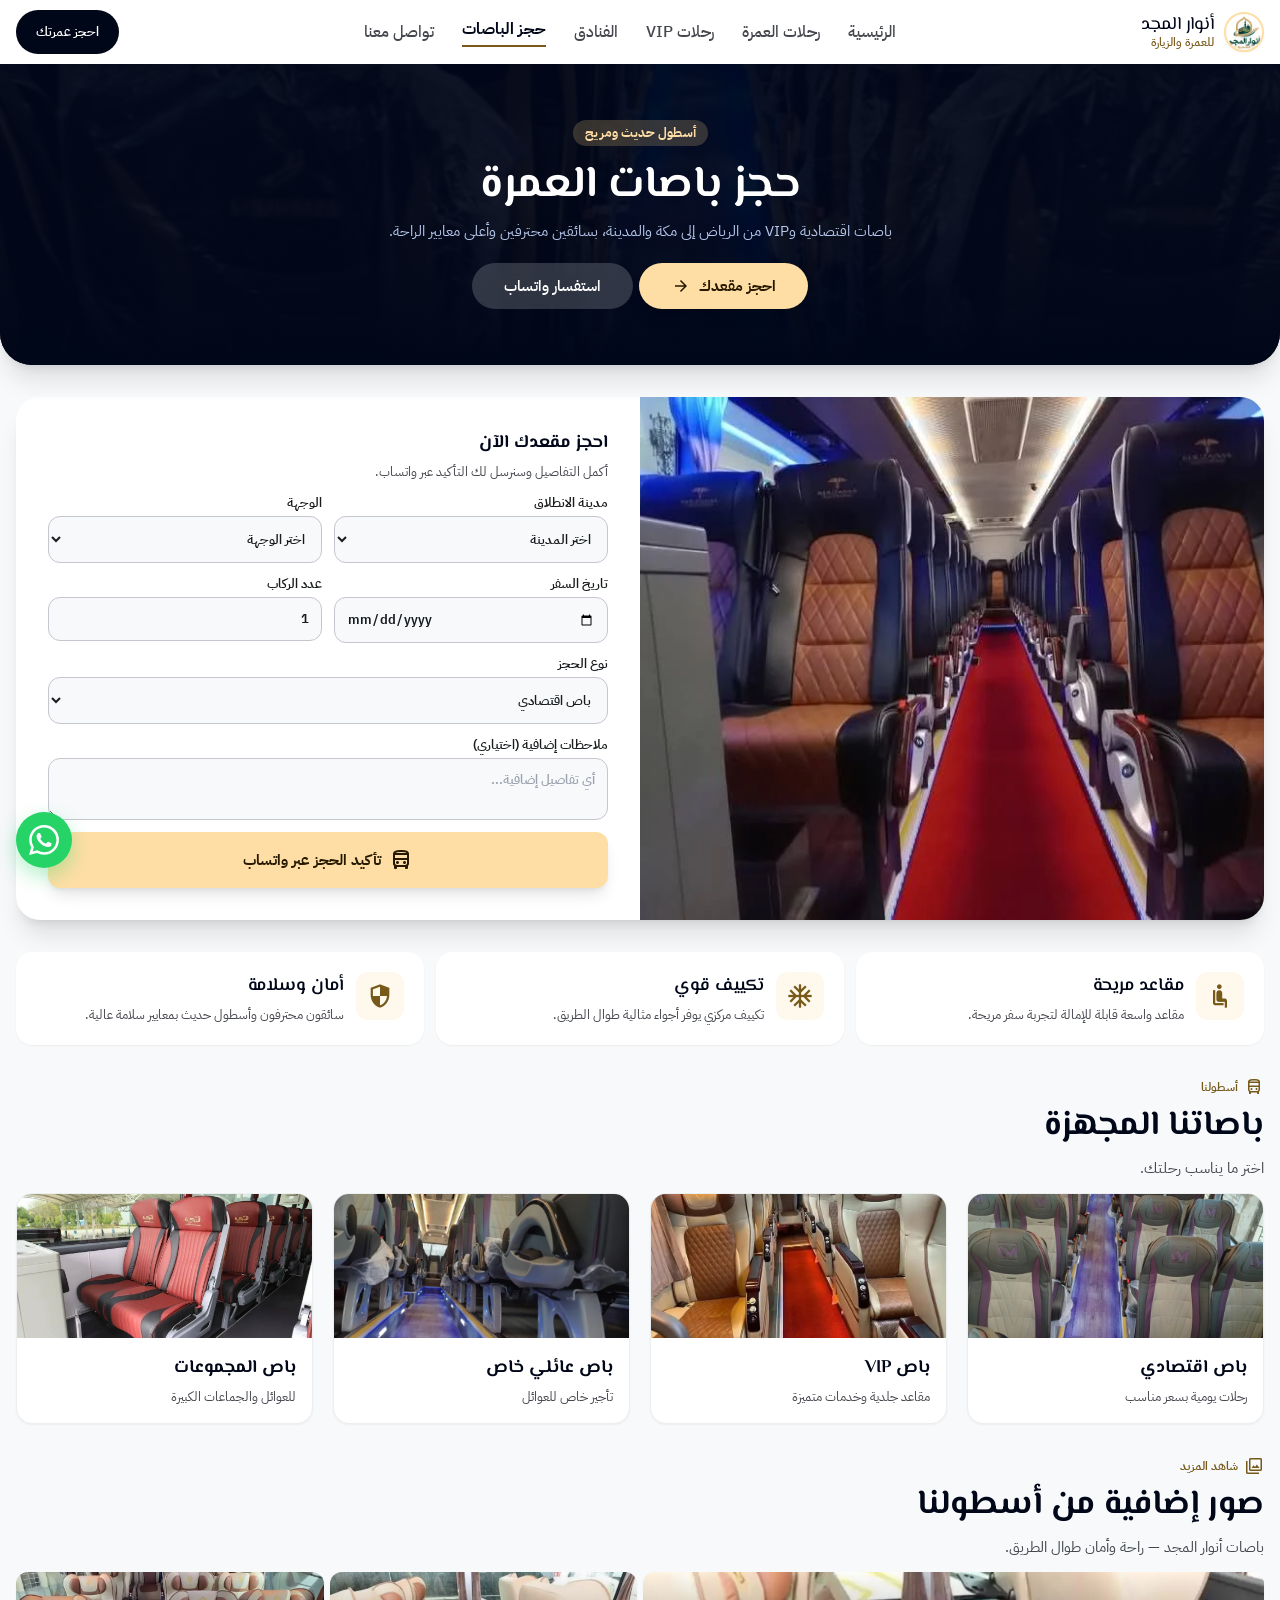
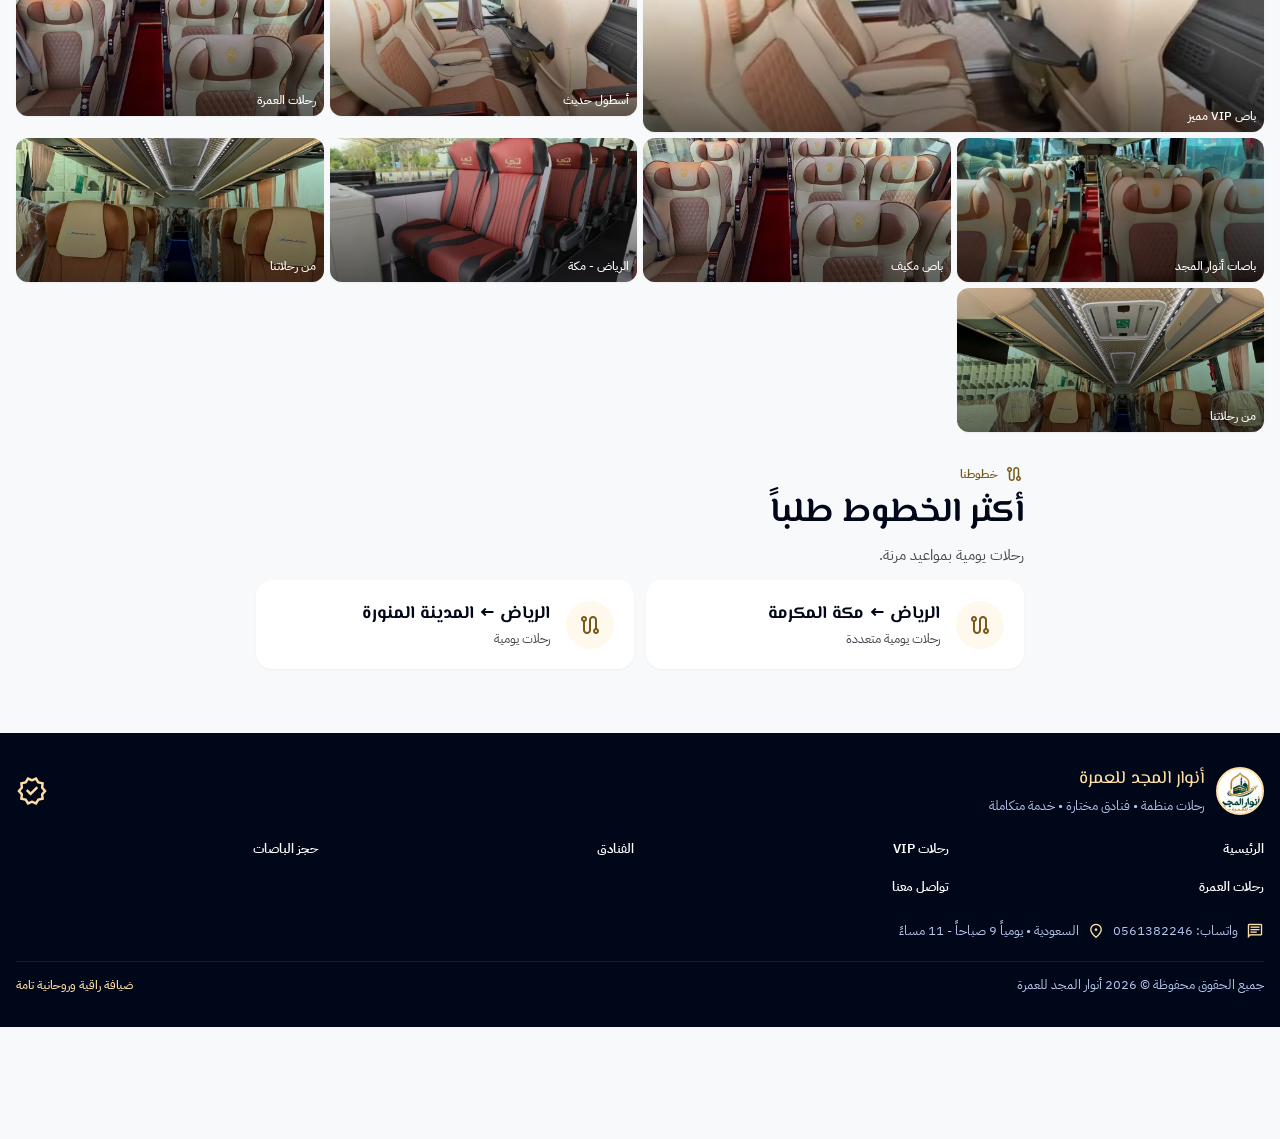
<file: buses.html>
﻿<!DOCTYPE html>
<html dir="rtl" lang="ar"><head><meta charset="utf-8"/>
<meta content="width=device-width, initial-scale=1.0, maximum-scale=1.0, viewport-fit=cover" name="viewport"/>
<!-- Google Tag Manager -->
<script>(function(w,d,s,l,i){w[l]=w[l]||[];w[l].push({'gtm.start':new Date().getTime(),event:'gtm.js'});var f=d.getElementsByTagName(s)[0],j=d.createElement(s),dl=l!='dataLayer'?'&l='+l:'';j.async=true;j.src='https://www.googletagmanager.com/gtm.js?id='+i+dl;f.parentNode.insertBefore(j,f);})(window,document,'script','dataLayer','GTM-NN2KW634');</script>
<!-- Google tag (gtag.js) -->
<script async src="https://www.googletagmanager.com/gtag/js?id=AW-18585336769"></script>
<script>
window.dataLayer=window.dataLayer||[];function gtag(){dataLayer.push(arguments);}
gtag('js',new Date());gtag('config','AW-18585336769');
// Conversion: إرسال نموذج عملاء محتملين — fired on every WhatsApp click / booking-form submit
function gtag_report_conversion(url){var callback=function(){if(typeof(url)!='undefined'){window.location=url;}};gtag('event','conversion',{'send_to':'AW-18585336769/vYCaCLPv47sdEMH3lp5F','value':1.0,'currency':'SAR','event_callback':callback});return false;}
function trackWA(){try{gtag_report_conversion();}catch(e){}}
document.addEventListener('click',function(e){var a=e.target.closest&&e.target.closest('a[href*="wa.me/"]');if(a)trackWA();},true);
window.addEventListener('load',function(){document.querySelectorAll('[data-bg]').forEach(function(el){el.style.backgroundImage="url('"+el.getAttribute('data-bg')+"')";});});
</script>
<title>حجز باصات العمرة | أنوار المجد للعمرة</title>
<link href="img/favicon.png" rel="icon" type="image/png"/><link href="img/apple-touch-icon.png" rel="apple-touch-icon"/>
<meta content="احجز باص مريح لرحلات العمرة من الرياض إلى مكة والمدينة. باصات اقتصادية وVIP." name="description"/>
<meta content="حجز باصات العمرة | أنوار المجد للعمرة" property="og:title"/>
<meta content="احجز باص مريح لرحلات العمرة من الرياض إلى مكة والمدينة. باصات اقتصادية وVIP." property="og:description"/>
<meta content="https://anwaralmajd.online/img/bus/busvip1.webp" property="og:image"/>
<link href="https://fonts.googleapis.com" rel="preconnect"/><link crossorigin="" href="https://fonts.gstatic.com" rel="preconnect"/>
<link href="https://fonts.googleapis.com/css2?family=El+Messiri:wght@600;700&family=IBM+Plex+Sans+Arabic:wght@400;500;600;700&display=swap" rel="stylesheet" media="print" onload="this.media='all'"/>
<link href="https://fonts.googleapis.com/css2?family=Material+Symbols+Outlined:opsz,wght,FILL,GRAD@24,400,0,0&icon_names=ac_unit,airline_seat_recline_normal,apartment,arrow_back,arrow_forward,calendar_month,chat,check_box,check_circle,dashboard_customize,diamond,directions_bus,event_available,expand_more,groups,headset_mic,help,home,location_on,map,mosque,north_west,photo_library,pin_drop,route,schedule,security,send,shield,stars,support_agent,touch_app,travel_explore,verified,verified_user,workspace_premium&display=block" rel="stylesheet" media="print" onload="this.media='all'"/>
<noscript><link href="https://fonts.googleapis.com/css2?family=El+Messiri:wght@600;700&family=IBM+Plex+Sans+Arabic:wght@400;500;600;700&display=swap" rel="stylesheet"/><link href="https://fonts.googleapis.com/css2?family=Material+Symbols+Outlined:opsz,wght,FILL,GRAD@24,400,0,0&icon_names=ac_unit,airline_seat_recline_normal,apartment,arrow_back,arrow_forward,calendar_month,chat,check_box,check_circle,dashboard_customize,diamond,directions_bus,event_available,expand_more,groups,headset_mic,help,home,location_on,map,mosque,north_west,photo_library,pin_drop,route,schedule,security,send,shield,stars,support_agent,touch_app,travel_explore,verified,verified_user,workspace_premium&display=block" rel="stylesheet"/></noscript>
<link rel="preload" as="image" href="img/bus/busvip1.webp" fetchpriority="high"/>
<link href="css/site.css?v=2" rel="stylesheet"/>
</head><body class="bg-surface text-on-surface flex flex-col min-h-screen relative selection:bg-secondary-container">
<!-- Google Tag Manager (noscript) -->
<noscript><iframe src="https://www.googletagmanager.com/ns.html?id=GTM-NN2KW634" height="0" width="0" style="display:none;visibility:hidden"></iframe></noscript>
<header class="fixed top-0 w-full z-50 bg-surface-container-lowest/90 backdrop-blur-xl shadow-[0_1px_8px_rgba(0,0,0,0.04)] pt-safe">
<div class="max-w-7xl mx-auto h-16 px-gutter-mobile flex items-center justify-between">
<a href="./" class="flex items-center gap-space-xs">
<img alt="أنوار المجد للعمرة" class="h-10 w-10 rounded-full object-cover border-2 border-secondary-fixed shadow-sm bg-white" width="60" height="40" decoding="async" src="img/logo.webp"/>
<div class="flex flex-col pr-1"><span class="font-headline-sm text-primary tracking-tight leading-none">أنوار المجد</span><span class="font-label-sm text-secondary leading-none mt-0.5">للعمرة والزيارة</span></div></a>
<nav class="hidden lg:flex gap-7 items-center">
<a class="text-on-surface-variant hover:text-primary font-medium transition-colors" href="./">الرئيسية</a><a class="text-on-surface-variant hover:text-primary font-medium transition-colors" href="./#packages">رحلات العمرة</a><a class="text-on-surface-variant hover:text-primary font-medium transition-colors" href="vip">رحلات VIP</a><a class="text-on-surface-variant hover:text-primary font-medium transition-colors" href="hotels">الفنادق</a><a class="text-primary font-bold border-b-2 border-secondary pb-1" href="buses">حجز الباصات</a><a class="text-on-surface-variant hover:text-primary font-medium transition-colors" href="./#contact">تواصل معنا</a>
</nav>
<div class="flex items-center gap-2">
<a href="https://wa.me/966561382246?text=%D8%A7%D9%84%D8%B3%D9%84%D8%A7%D9%85%20%D8%B9%D9%84%D9%8A%D9%83%D9%85%D8%8C%20%D8%A3%D8%B1%D8%BA%D8%A8%20%D8%A8%D8%A7%D9%84%D8%A7%D8%B3%D8%AA%D9%81%D8%B3%D8%A7%D8%B1%20%D8%B9%D9%86%20%D8%B1%D8%AD%D9%84%D8%A7%D8%AA%20%D8%A7%D9%84%D8%B9%D9%85%D8%B1%D8%A9" target="_blank" rel="noopener" aria-label="واتساب" class="sm:hidden w-10 h-10 rounded-full bg-[#25D366] text-white flex items-center justify-center"><svg class="wa-icon text-[22px]" viewBox="0 0 24 24" aria-hidden="true"><path d="M17.472 14.382c-.297-.149-1.758-.867-2.03-.967-.273-.099-.471-.148-.67.15-.197.297-.767.966-.94 1.164-.173.199-.347.223-.644.075-.297-.15-1.255-.463-2.39-1.475-.883-.788-1.48-1.761-1.653-2.059-.173-.297-.018-.458.13-.606.134-.133.298-.347.446-.52.149-.174.198-.298.298-.497.099-.198.05-.371-.025-.52-.075-.149-.669-1.612-.916-2.207-.242-.579-.487-.5-.669-.51-.173-.008-.371-.01-.57-.01-.198 0-.52.074-.792.372-.272.297-1.04 1.016-1.04 2.479 0 1.462 1.065 2.875 1.213 3.074.149.198 2.096 3.2 5.077 4.487.709.306 1.262.489 1.694.625.712.227 1.36.195 1.871.118.571-.085 1.758-.719 2.006-1.413.248-.694.248-1.289.173-1.413-.074-.124-.272-.198-.57-.347m-5.421 7.403h-.004a9.87 9.87 0 01-5.031-1.378l-.361-.214-3.741.982.998-3.648-.235-.374a9.86 9.86 0 01-1.51-5.26c.001-5.45 4.436-9.884 9.888-9.884 2.64 0 5.122 1.03 6.988 2.898a9.825 9.825 0 012.893 6.994c-.003 5.45-4.437 9.884-9.885 9.884m8.413-18.297A11.815 11.815 0 0012.05 0C5.495 0 .16 5.335.157 11.892c0 2.096.547 4.142 1.588 5.945L.057 24l6.305-1.654a11.882 11.882 0 005.683 1.448h.005c6.554 0 11.89-5.335 11.893-11.893a11.821 11.821 0 00-3.48-8.413z"/></svg></a>
<a class="hidden sm:flex min-h-[44px] px-5 rounded-full bg-primary text-on-primary items-center justify-center font-label-md transition-transform active:scale-95" href="https://wa.me/966561382246?text=%D8%A7%D9%84%D8%B3%D9%84%D8%A7%D9%85%20%D8%B9%D9%84%D9%8A%D9%83%D9%85%D8%8C%20%D8%A3%D8%B1%D8%BA%D8%A8%20%D9%81%D9%8A%20%D8%AD%D8%AC%D8%B2%20%D8%B1%D8%AD%D9%84%D8%A9%20%D8%B9%D9%85%D8%B1%D8%A9" target="_blank" rel="noopener">احجز عمرتك</a>
</div></div></header><main class="flex-1 w-full bg-surface pt-16 pb-28"><div class="flex flex-col w-full"><section class="relative w-full overflow-hidden bg-primary text-on-primary rounded-b-[2rem] shadow-xl"><div class="absolute inset-0 bg-cover bg-center opacity-40" style="background-image:url(img/bus/busvip1.webp)"></div><div class="absolute inset-0 bg-gradient-to-b from-primary/85 via-primary/80 to-primary"></div><div class="relative z-10 max-w-7xl mx-auto px-gutter-mobile py-space-xl flex flex-col items-center text-center"><div class="inline-flex items-center gap-1.5 px-space-sm py-1 rounded-full bg-secondary-container/20 text-secondary-fixed backdrop-blur-md mb-space-sm"><span class="font-label-md font-bold">أسطول حديث ومريح</span></div><h1 class="font-headline-xl-mobile text-on-primary font-bold leading-tight">حجز باصات العمرة</h1><p class="font-body-md text-primary-fixed-dim max-w-xl mt-space-xs leading-relaxed">باصات اقتصادية وVIP من الرياض إلى مكة والمدينة، بسائقين محترفين وأعلى معايير الراحة.</p><div class="flex flex-col sm:flex-row gap-space-xs mt-space-md"><a class="sm:px-8 py-3 px-space-md rounded-full bg-secondary-fixed text-on-secondary-fixed font-label-lg font-bold flex items-center justify-center gap-2 shadow-lg active:scale-95 transition-transform" href="#busForm"><span>احجز مقعدك</span><span class="material-symbols-outlined text-[20px]">arrow_forward</span></a><a class="sm:px-8 py-3 px-space-md rounded-full bg-surface-container-highest/20 text-on-primary backdrop-blur-md font-label-lg flex items-center justify-center gap-2" href="https://wa.me/966561382246?text=%D8%A7%D9%84%D8%B3%D9%84%D8%A7%D9%85%20%D8%B9%D9%84%D9%8A%D9%83%D9%85%D8%8C%20%D8%A3%D8%B1%D8%BA%D8%A8%20%D8%A8%D8%AD%D8%AC%D8%B2%20%D8%A8%D8%A7%D8%B5" target="_blank" rel="noopener"><span>استفسار واتساب</span></a></div></div></section><div id="busForm"></div><section class="w-full px-gutter-mobile py-space-lg"><div class="max-w-7xl mx-auto bg-surface-container-lowest rounded-3xl shadow-xl overflow-hidden grid grid-cols-1 lg:grid-cols-2"><img decoding="async" src="img/bus/riyadh-makkah.webp" alt="حجز باص العمرة" loading="lazy" class="h-72 lg:h-full w-full object-cover"/><form id="busForm" class="p-space-md md:p-space-lg flex flex-col gap-3"><div><h2 class="font-headline-sm text-primary font-bold">احجز مقعدك الآن</h2><p class="font-body-sm text-on-surface-variant mt-1">أكمل التفاصيل وسنرسل لك التأكيد عبر واتساب.</p></div><div class="grid grid-cols-1 sm:grid-cols-2 gap-3"><label class="flex flex-col gap-1 font-label-md text-on-surface">مدينة الانطلاق<select id="fromCity" required class="border border-outline-variant rounded-xl p-3 bg-surface"><option value="">اختر المدينة</option><option>الرياض</option><option>الدمام والشرقية</option><option>القصيم</option></select></label><label class="flex flex-col gap-1 font-label-md text-on-surface">الوجهة<select id="toCity" required class="border border-outline-variant rounded-xl p-3 bg-surface"><option value="">اختر الوجهة</option><option>مكة المكرمة</option><option>المدينة المنورة</option></select></label><label class="flex flex-col gap-1 font-label-md text-on-surface">تاريخ السفر<input id="tripDate" type="date" required class="border border-outline-variant rounded-xl p-3 bg-surface"/></label><label class="flex flex-col gap-1 font-label-md text-on-surface">عدد الركاب<input id="passengers" type="number" min="1" max="50" value="1" required class="border border-outline-variant rounded-xl p-3 bg-surface"/></label></div><label class="flex flex-col gap-1 font-label-md text-on-surface">نوع الحجز<select id="busClass" class="border border-outline-variant rounded-xl p-3 bg-surface"><option>باص اقتصادي</option><option>باص VIP فاخر</option><option>باص خاص للعائلة</option></select></label><label class="flex flex-col gap-1 font-label-md text-on-surface">ملاحظات إضافية (اختياري)<textarea id="notes" rows="2" class="border border-outline-variant rounded-xl p-3 bg-surface" placeholder="أي تفاصيل إضافية..."></textarea></label><button type="submit" class="bg-secondary-fixed text-on-secondary-fixed font-label-lg font-bold py-4 rounded-xl shadow-lg flex items-center justify-center gap-2"><span class="material-symbols-outlined">directions_bus</span>تأكيد الحجز عبر واتساب</button></form></div></section><section class="w-full px-gutter-mobile pb-space-lg"><div class="max-w-7xl mx-auto grid grid-cols-1 sm:grid-cols-3 gap-space-sm"><div class="bg-surface-container-lowest p-space-md rounded-2xl shadow-sm flex items-start gap-space-sm text-right">
<div class="w-12 h-12 rounded-xl bg-secondary-fixed/20 flex items-center justify-center shrink-0 text-secondary"><span class="material-symbols-outlined text-[28px]">airline_seat_recline_normal</span></div>
<div class="flex flex-col"><h3 class="font-headline-sm text-primary font-semibold">مقاعد مريحة</h3><p class="font-body-sm text-on-surface-variant mt-1">مقاعد واسعة قابلة للإمالة لتجربة سفر مريحة.</p></div></div><div class="bg-surface-container-lowest p-space-md rounded-2xl shadow-sm flex items-start gap-space-sm text-right">
<div class="w-12 h-12 rounded-xl bg-secondary-fixed/20 flex items-center justify-center shrink-0 text-secondary"><span class="material-symbols-outlined text-[28px]">ac_unit</span></div>
<div class="flex flex-col"><h3 class="font-headline-sm text-primary font-semibold">تكييف قوي</h3><p class="font-body-sm text-on-surface-variant mt-1">تكييف مركزي يوفر أجواء مثالية طوال الطريق.</p></div></div><div class="bg-surface-container-lowest p-space-md rounded-2xl shadow-sm flex items-start gap-space-sm text-right">
<div class="w-12 h-12 rounded-xl bg-secondary-fixed/20 flex items-center justify-center shrink-0 text-secondary"><span class="material-symbols-outlined text-[28px]">security</span></div>
<div class="flex flex-col"><h3 class="font-headline-sm text-primary font-semibold">أمان وسلامة</h3><p class="font-body-sm text-on-surface-variant mt-1">سائقون محترفون وأسطول حديث بمعايير سلامة عالية.</p></div></div></div></div></section><section class="w-full px-gutter-mobile pb-space-lg"><div class="max-w-7xl mx-auto"><div class="flex flex-col text-right mb-space-sm"><div class="flex items-center gap-1.5 text-secondary mb-1"><span class="material-symbols-outlined text-[20px]">directions_bus</span><span class="font-label-sm font-semibold uppercase tracking-wider">أسطولنا</span></div><h2 class="font-headline-lg text-primary font-bold">باصاتنا المجهزة</h2><p class="font-body-md text-on-surface-variant mt-1">اختر ما يناسب رحلتك.</p></div><div class="grid grid-cols-1 sm:grid-cols-2 lg:grid-cols-4 gap-space-md"><a href="hotels" class="group bg-surface-container-lowest rounded-2xl border border-surface-container shadow-sm overflow-hidden">
<img decoding="async" src="img/bus/bus1.webp" alt="باص اقتصادي" loading="lazy" class="h-36 w-full object-cover group-hover:scale-105 transition-transform duration-500"/>
<div class="p-4"><h3 class="font-headline-sm text-primary font-bold">باص اقتصادي</h3><p class="font-body-sm text-on-surface-variant mt-1">رحلات يومية بسعر مناسب</p></div></a><a href="hotels" class="group bg-surface-container-lowest rounded-2xl border border-surface-container shadow-sm overflow-hidden">
<img decoding="async" src="img/bus/busvip.webp" alt="باص VIP" loading="lazy" class="h-36 w-full object-cover group-hover:scale-105 transition-transform duration-500"/>
<div class="p-4"><h3 class="font-headline-sm text-primary font-bold">باص VIP</h3><p class="font-body-sm text-on-surface-variant mt-1">مقاعد جلدية وخدمات متميزة</p></div></a><a href="hotels" class="group bg-surface-container-lowest rounded-2xl border border-surface-container shadow-sm overflow-hidden">
<img decoding="async" src="img/bus/bus2.webp" alt="باص عائلي خاص" loading="lazy" class="h-36 w-full object-cover group-hover:scale-105 transition-transform duration-500"/>
<div class="p-4"><h3 class="font-headline-sm text-primary font-bold">باص عائلي خاص</h3><p class="font-body-sm text-on-surface-variant mt-1">تأجير خاص للعوائل</p></div></a><a href="hotels" class="group bg-surface-container-lowest rounded-2xl border border-surface-container shadow-sm overflow-hidden">
<img decoding="async" src="img/bus/bus7.webp" alt="باص المجموعات" loading="lazy" class="h-36 w-full object-cover group-hover:scale-105 transition-transform duration-500"/>
<div class="p-4"><h3 class="font-headline-sm text-primary font-bold">باص المجموعات</h3><p class="font-body-sm text-on-surface-variant mt-1">للعوائل والجماعات الكبيرة</p></div></a></div></div></section><section class="w-full px-gutter-mobile pb-space-lg"><div class="max-w-7xl mx-auto"><div class="flex flex-col text-right mb-space-sm"><div class="flex items-center gap-1.5 text-secondary mb-1"><span class="material-symbols-outlined text-[20px]">photo_library</span><span class="font-label-sm font-semibold uppercase tracking-wider">شاهد المزيد</span></div><h2 class="font-headline-lg text-primary font-bold">صور إضافية من أسطولنا</h2><p class="font-body-md text-on-surface-variant mt-1">باصات أنوار المجد — راحة وأمان طوال الطريق.</p></div><div class="grid grid-cols-2 lg:grid-cols-4 gap-space-xs"><div class="relative rounded-xl overflow-hidden h-40 col-span-2 shadow-sm group">
<img decoding="async" src="img/bus/bus-vip2.min.webp" alt="باص VIP مميز" loading="lazy" class="w-full h-full object-cover group-hover:scale-105 transition-transform duration-500"/>
<div class="absolute inset-0 bg-gradient-to-t from-black/60 to-transparent"></div>
<span class="absolute bottom-2 right-2 text-white font-label-sm">باص VIP مميز</span></div><div class="relative rounded-xl overflow-hidden h-36 shadow-sm group">
<img decoding="async" src="img/bus/bus_vip.webp" alt="أسطول حديث" loading="lazy" class="w-full h-full object-cover group-hover:scale-105 transition-transform duration-500"/>
<div class="absolute inset-0 bg-gradient-to-t from-black/60 to-transparent"></div>
<span class="absolute bottom-2 right-2 text-white font-label-sm">أسطول حديث</span></div><div class="relative rounded-xl overflow-hidden h-36 shadow-sm group">
<img decoding="async" src="img/bus/bus.min.webp" alt="رحلات العمرة" loading="lazy" class="w-full h-full object-cover group-hover:scale-105 transition-transform duration-500"/>
<div class="absolute inset-0 bg-gradient-to-t from-black/60 to-transparent"></div>
<span class="absolute bottom-2 right-2 text-white font-label-sm">رحلات العمرة</span></div><div class="relative rounded-xl overflow-hidden h-36 shadow-sm group">
<img decoding="async" src="img/bus/buss11.min.webp" alt="باصات أنوار المجد" loading="lazy" class="w-full h-full object-cover group-hover:scale-105 transition-transform duration-500"/>
<div class="absolute inset-0 bg-gradient-to-t from-black/60 to-transparent"></div>
<span class="absolute bottom-2 right-2 text-white font-label-sm">باصات أنوار المجد</span></div><div class="relative rounded-xl overflow-hidden h-36 shadow-sm group">
<img decoding="async" src="img/bus/bus.webp" alt="باص مكيف" loading="lazy" class="w-full h-full object-cover group-hover:scale-105 transition-transform duration-500"/>
<div class="absolute inset-0 bg-gradient-to-t from-black/60 to-transparent"></div>
<span class="absolute bottom-2 right-2 text-white font-label-sm">باص مكيف</span></div><div class="relative rounded-xl overflow-hidden h-36 shadow-sm group">
<img decoding="async" src="img/bus/bus1.min.webp" alt="الرياض - مكة" loading="lazy" class="w-full h-full object-cover group-hover:scale-105 transition-transform duration-500"/>
<div class="absolute inset-0 bg-gradient-to-t from-black/60 to-transparent"></div>
<span class="absolute bottom-2 right-2 text-white font-label-sm">الرياض - مكة</span></div><div class="relative rounded-xl overflow-hidden h-36 shadow-sm group">
<img decoding="async" src="img/new/trip5.min.webp" alt="من رحلاتنا" loading="lazy" class="w-full h-full object-cover group-hover:scale-105 transition-transform duration-500"/>
<div class="absolute inset-0 bg-gradient-to-t from-black/60 to-transparent"></div>
<span class="absolute bottom-2 right-2 text-white font-label-sm">من رحلاتنا</span></div><div class="relative rounded-xl overflow-hidden h-36 shadow-sm group">
<img decoding="async" src="img/new/trip6.min.webp" alt="من رحلاتنا" loading="lazy" class="w-full h-full object-cover group-hover:scale-105 transition-transform duration-500"/>
<div class="absolute inset-0 bg-gradient-to-t from-black/60 to-transparent"></div>
<span class="absolute bottom-2 right-2 text-white font-label-sm">من رحلاتنا</span></div></div></div></section><section class="w-full px-gutter-mobile pb-space-lg"><div class="max-w-3xl mx-auto"><div class="flex flex-col text-right mb-space-sm"><div class="flex items-center gap-1.5 text-secondary mb-1"><span class="material-symbols-outlined text-[20px]">route</span><span class="font-label-sm font-semibold uppercase tracking-wider">خطوطنا</span></div><h2 class="font-headline-lg text-primary font-bold">أكثر الخطوط طلباً</h2><p class="font-body-md text-on-surface-variant mt-1">رحلات يومية بمواعيد مرنة.</p></div><div class="grid grid-cols-1 sm:grid-cols-2 gap-space-sm"><a href="#busForm" class="bg-surface-container-lowest rounded-2xl shadow-sm p-5 flex items-center gap-4"><span class="w-12 h-12 rounded-full bg-secondary-fixed/20 text-secondary flex items-center justify-center shrink-0"><span class="material-symbols-outlined">route</span></span><div><h3 class="font-headline-sm text-primary font-bold">الرياض ← مكة المكرمة</h3><p class="font-body-sm text-on-surface-variant">رحلات يومية متعددة</p></div></a><a href="#busForm" class="bg-surface-container-lowest rounded-2xl shadow-sm p-5 flex items-center gap-4"><span class="w-12 h-12 rounded-full bg-secondary-fixed/20 text-secondary flex items-center justify-center shrink-0"><span class="material-symbols-outlined">route</span></span><div><h3 class="font-headline-sm text-primary font-bold">الرياض ← المدينة المنورة</h3><p class="font-body-sm text-on-surface-variant">رحلات يومية</p></div></a></div></div></section></div><script>
function toggleFaq(btn){var c=btn.nextElementSibling;var ic=btn.querySelector('.material-symbols-outlined');var h=c.classList.contains('hidden');document.querySelectorAll('#faq-accordion > div > div').forEach(function(el){el.classList.add('hidden');});document.querySelectorAll('#faq-accordion button span.material-symbols-outlined').forEach(function(i){i.style.transform='rotate(0deg)';});if(h){c.classList.remove('hidden');if(ic)ic.style.transform='rotate(180deg)';}}
document.addEventListener('DOMContentLoaded',function(){
var tabs=document.querySelectorAll('#package-tabs button');tabs.forEach(function(tab){tab.addEventListener('click',function(){tabs.forEach(function(x){x.className='shrink-0 px-4 py-2 rounded-full bg-surface-container text-on-surface font-label-md';});tab.className='shrink-0 px-4 py-2 rounded-full bg-primary text-on-primary font-label-md shadow-sm';var f=tab.dataset.filter;document.querySelectorAll('[data-cat]').forEach(function(card){card.style.display=(f==='all'||card.dataset.cat===f)?'':'none';});});});
var hb=document.querySelectorAll('.filter-btn');hb.forEach(function(b){b.addEventListener('click',function(){hb.forEach(function(x){x.classList.remove('active');});b.classList.add('active');var f=b.dataset.filter;document.querySelectorAll('.hotel-card').forEach(function(card){card.style.display=(f==='all'||card.dataset.city===f)?'':'none';});});});
var slides=document.querySelectorAll('.hero-slide');if(slides.length>1){var i=0;setInterval(function(){slides[i].classList.add('opacity-0');i=(i+1)%slides.length;slides[i].classList.remove('opacity-0');},4500);}
});
</script><script>
document.addEventListener('DOMContentLoaded',function(){
var f=document.getElementById('bookingForm');if(f){f.addEventListener('submit',function(e){e.preventDefault();var req=['bFrom','bPeople','bDate','bType','bDays'];var ok=true;req.forEach(function(id){var el=document.getElementById(id);var v=(el.value||'').trim();var valid=v!==''&&((el.type!=='number')||(+v>=1));el.classList.toggle('border-red-400',!valid);if(!valid)ok=false;});var err=document.getElementById('formError');if(!ok){err.textContent='يرجى تعبئة جميع الحقول المطلوبة.';err.classList.remove('hidden');return;}err.classList.add('hidden');var msg='*طلب حجز رحلة عمرة - أنوار المجد*%0A';msg+='مدينة الانطلاق: '+document.getElementById('bFrom').value+'%0A';msg+='عدد الأفراد: '+document.getElementById('bPeople').value+'%0A';msg+='التاريخ: '+document.getElementById('bDate').value+'%0A';msg+='النوع: '+document.getElementById('bType').value+'%0A';msg+='الأيام: '+document.getElementById('bDays').value;trackWA(),window.open('https://wa.me/966561382246?text='+encodeURIComponent(document.getElementById('bFrom').value+' | '+document.getElementById('bPeople').value+' أفراد | '+document.getElementById('bDate').value+' | '+document.getElementById('bType').value+' | '+document.getElementById('bDays').value+' أيام - طلب حجز عمرة أنوار المجد'),'_blank');});}
var bf=document.getElementById('busForm');if(bf){bf.addEventListener('submit',function(e){e.preventDefault();var from=document.getElementById('fromCity').value;var to=document.getElementById('toCity').value;var d=document.getElementById('tripDate').value;if(!from||!to||!d){alert('يرجى تعبئة جميع الحقول المطلوبة');return;}var p=document.getElementById('passengers').value;var c=document.getElementById('busClass').value;var n=document.getElementById('notes').value;var msg='حجز باص - أنوار المجد%0Aمن: '+from+'%0Aإلى: '+to+'%0Aالتاريخ: '+d+'%0Aالركاب: '+p+'%0Aالنوع: '+c+(n?'%0Aملاحظات: '+n:'');trackWA(),window.open('https://wa.me/966561382246?text='+encodeURIComponent(msg),'_blank');});}
});
</script><footer class="w-full bg-primary text-on-primary mt-space-lg px-gutter-mobile py-space-lg"><div class="max-w-7xl mx-auto flex flex-col gap-space-md">
<div class="flex items-center justify-between"><div class="flex items-center gap-3">
<img alt="أنوار المجد للعمرة" class="h-12 w-12 rounded-full object-cover border-2 border-secondary-fixed bg-white" width="60" height="40" decoding="async" src="img/logo.webp"/>
<div class="flex flex-col"><span class="font-headline-sm text-secondary-fixed">أنوار المجد للعمرة</span><span class="font-body-sm text-primary-fixed-dim mt-0.5">رحلات منظمة • فنادق مختارة • خدمة متكاملة</span></div></div>
<span class="material-symbols-outlined text-secondary-fixed text-[32px]">verified</span></div>
<div class="grid grid-cols-2 md:grid-cols-4 gap-space-sm font-label-md">
<a class="py-1 hover:text-white transition-colors" href="./">الرئيسية</a>
<a class="py-1 hover:text-white transition-colors" href="vip">رحلات VIP</a>
<a class="py-1 hover:text-white transition-colors" href="hotels">الفنادق</a>
<a class="py-1 hover:text-white transition-colors" href="buses">حجز الباصات</a>
<a class="py-1 hover:text-white transition-colors" href="./#packages">رحلات العمرة</a>
<a class="py-1 hover:text-white transition-colors" href="./#contact">تواصل معنا</a></div>
<div class="flex flex-col sm:flex-row gap-2 sm:items-center font-body-sm text-primary-fixed-dim">
<a class="flex items-center gap-2" href="https://wa.me/966561382246?text=%D8%A7%D9%84%D8%B3%D9%84%D8%A7%D9%85%20%D8%B9%D9%84%D9%8A%D9%83%D9%85%D8%8C%20%D8%A3%D8%B1%D8%BA%D8%A8%20%D8%A8%D8%A7%D9%84%D8%A7%D8%B3%D8%AA%D9%81%D8%B3%D8%A7%D8%B1%20%D8%B9%D9%86%20%D8%B1%D8%AD%D9%84%D8%A7%D8%AA%20%D8%A7%D9%84%D8%B9%D9%85%D8%B1%D8%A9" target="_blank" rel="noopener"><span class="material-symbols-outlined text-[18px] text-secondary-fixed">chat</span><span>واتساب: <span dir="ltr">0561382246</span></span></a>
<span class="flex items-center gap-2"><span class="material-symbols-outlined text-[18px] text-secondary-fixed">location_on</span>السعودية • يومياً 9 صباحاً - 11 مساءً</span></div>
<div class="pt-space-sm border-t border-primary-container flex items-center justify-between font-body-sm text-primary-fixed-dim"><span>جميع الحقوق محفوظة © 2026 أنوار المجد للعمرة</span><span class="font-label-sm text-secondary-fixed">ضيافة راقية وروحانية تامة</span></div>
</div></footer></main><a class="fixed bottom-24 lg:bottom-8 left-4 z-40 w-14 h-14 rounded-full bg-[#25D366] text-white shadow-[0_8px_20px_rgba(37,211,102,0.35)] flex items-center justify-center min-h-[56px] min-w-[56px] transition-transform active:scale-95" href="https://wa.me/966561382246?text=%D8%A7%D9%84%D8%B3%D9%84%D8%A7%D9%85%20%D8%B9%D9%84%D9%8A%D9%83%D9%85%D8%8C%20%D8%A3%D8%B1%D8%BA%D8%A8%20%D8%A8%D8%A7%D9%84%D8%A7%D8%B3%D8%AA%D9%81%D8%B3%D8%A7%D8%B1%20%D8%B9%D9%86%20%D8%B1%D8%AD%D9%84%D8%A7%D8%AA%20%D8%A7%D9%84%D8%B9%D9%85%D8%B1%D8%A9" rel="noopener" target="_blank" aria-label="واتساب"><svg class="wa-icon text-[30px]" viewBox="0 0 24 24" aria-hidden="true"><path d="M17.472 14.382c-.297-.149-1.758-.867-2.03-.967-.273-.099-.471-.148-.67.15-.197.297-.767.966-.94 1.164-.173.199-.347.223-.644.075-.297-.15-1.255-.463-2.39-1.475-.883-.788-1.48-1.761-1.653-2.059-.173-.297-.018-.458.13-.606.134-.133.298-.347.446-.52.149-.174.198-.298.298-.497.099-.198.05-.371-.025-.52-.075-.149-.669-1.612-.916-2.207-.242-.579-.487-.5-.669-.51-.173-.008-.371-.01-.57-.01-.198 0-.52.074-.792.372-.272.297-1.04 1.016-1.04 2.479 0 1.462 1.065 2.875 1.213 3.074.149.198 2.096 3.2 5.077 4.487.709.306 1.262.489 1.694.625.712.227 1.36.195 1.871.118.571-.085 1.758-.719 2.006-1.413.248-.694.248-1.289.173-1.413-.074-.124-.272-.198-.57-.347m-5.421 7.403h-.004a9.87 9.87 0 01-5.031-1.378l-.361-.214-3.741.982.998-3.648-.235-.374a9.86 9.86 0 01-1.51-5.26c.001-5.45 4.436-9.884 9.888-9.884 2.64 0 5.122 1.03 6.988 2.898a9.825 9.825 0 012.893 6.994c-.003 5.45-4.437 9.884-9.885 9.884m8.413-18.297A11.815 11.815 0 0012.05 0C5.495 0 .16 5.335.157 11.892c0 2.096.547 4.142 1.588 5.945L.057 24l6.305-1.654a11.882 11.882 0 005.683 1.448h.005c6.554 0 11.89-5.335 11.893-11.893a11.821 11.821 0 00-3.48-8.413z"/></svg></a>
<nav class="fixed bottom-0 w-full z-50 pb-safe bg-surface-container-lowest/90 backdrop-blur-xl shadow-[0_-4px_20px_rgba(13,31,60,0.06)] lg:hidden">
<div class="flex justify-around items-center h-16 px-space-xs">
<a class="flex flex-col items-center justify-center min-w-[44px] min-h-[44px] transition-colors text-on-surface-variant" href="./"><span class="material-symbols-outlined text-[22px]">mosque</span><span class="font-label-sm mt-0.5">الرئيسية</span></a><a class="flex flex-col items-center justify-center min-w-[44px] min-h-[44px] transition-colors text-on-surface-variant" href="vip"><span class="material-symbols-outlined text-[22px]">diamond</span><span class="font-label-sm mt-0.5">VIP</span></a><a class="flex flex-col items-center justify-center min-w-[44px] min-h-[44px] transition-colors text-on-surface-variant" href="hotels"><span class="material-symbols-outlined text-[22px]">apartment</span><span class="font-label-sm mt-0.5">الفنادق</span></a><a aria-current="page" class="flex flex-col items-center justify-center min-w-[44px] min-h-[44px] transition-colors text-secondary font-semibold" href="buses"><span class="material-symbols-outlined text-[22px]">directions_bus</span><span class="font-label-sm mt-0.5">الباصات</span></a><a class="flex flex-col items-center justify-center min-w-[44px] min-h-[44px] text-on-surface-variant transition-colors" href="https://wa.me/966561382246?text=%D8%A7%D9%84%D8%B3%D9%84%D8%A7%D9%85%20%D8%B9%D9%84%D9%8A%D9%83%D9%85%D8%8C%20%D8%A3%D8%B1%D8%BA%D8%A8%20%D8%A8%D8%A7%D9%84%D8%A7%D8%B3%D8%AA%D9%81%D8%B3%D8%A7%D8%B1%20%D8%B9%D9%86%20%D8%B1%D8%AD%D9%84%D8%A7%D8%AA%20%D8%A7%D9%84%D8%B9%D9%85%D8%B1%D8%A9" target="_blank" rel="noopener"><svg class="wa-icon text-[22px] text-[#25D366]" viewBox="0 0 24 24" aria-hidden="true"><path d="M17.472 14.382c-.297-.149-1.758-.867-2.03-.967-.273-.099-.471-.148-.67.15-.197.297-.767.966-.94 1.164-.173.199-.347.223-.644.075-.297-.15-1.255-.463-2.39-1.475-.883-.788-1.48-1.761-1.653-2.059-.173-.297-.018-.458.13-.606.134-.133.298-.347.446-.52.149-.174.198-.298.298-.497.099-.198.05-.371-.025-.52-.075-.149-.669-1.612-.916-2.207-.242-.579-.487-.5-.669-.51-.173-.008-.371-.01-.57-.01-.198 0-.52.074-.792.372-.272.297-1.04 1.016-1.04 2.479 0 1.462 1.065 2.875 1.213 3.074.149.198 2.096 3.2 5.077 4.487.709.306 1.262.489 1.694.625.712.227 1.36.195 1.871.118.571-.085 1.758-.719 2.006-1.413.248-.694.248-1.289.173-1.413-.074-.124-.272-.198-.57-.347m-5.421 7.403h-.004a9.87 9.87 0 01-5.031-1.378l-.361-.214-3.741.982.998-3.648-.235-.374a9.86 9.86 0 01-1.51-5.26c.001-5.45 4.436-9.884 9.888-9.884 2.64 0 5.122 1.03 6.988 2.898a9.825 9.825 0 012.893 6.994c-.003 5.45-4.437 9.884-9.885 9.884m8.413-18.297A11.815 11.815 0 0012.05 0C5.495 0 .16 5.335.157 11.892c0 2.096.547 4.142 1.588 5.945L.057 24l6.305-1.654a11.882 11.882 0 005.683 1.448h.005c6.554 0 11.89-5.335 11.893-11.893a11.821 11.821 0 00-3.48-8.413z"/></svg><span class="font-label-sm mt-0.5">واتساب</span></a>
</div></nav></body></html>
</file>
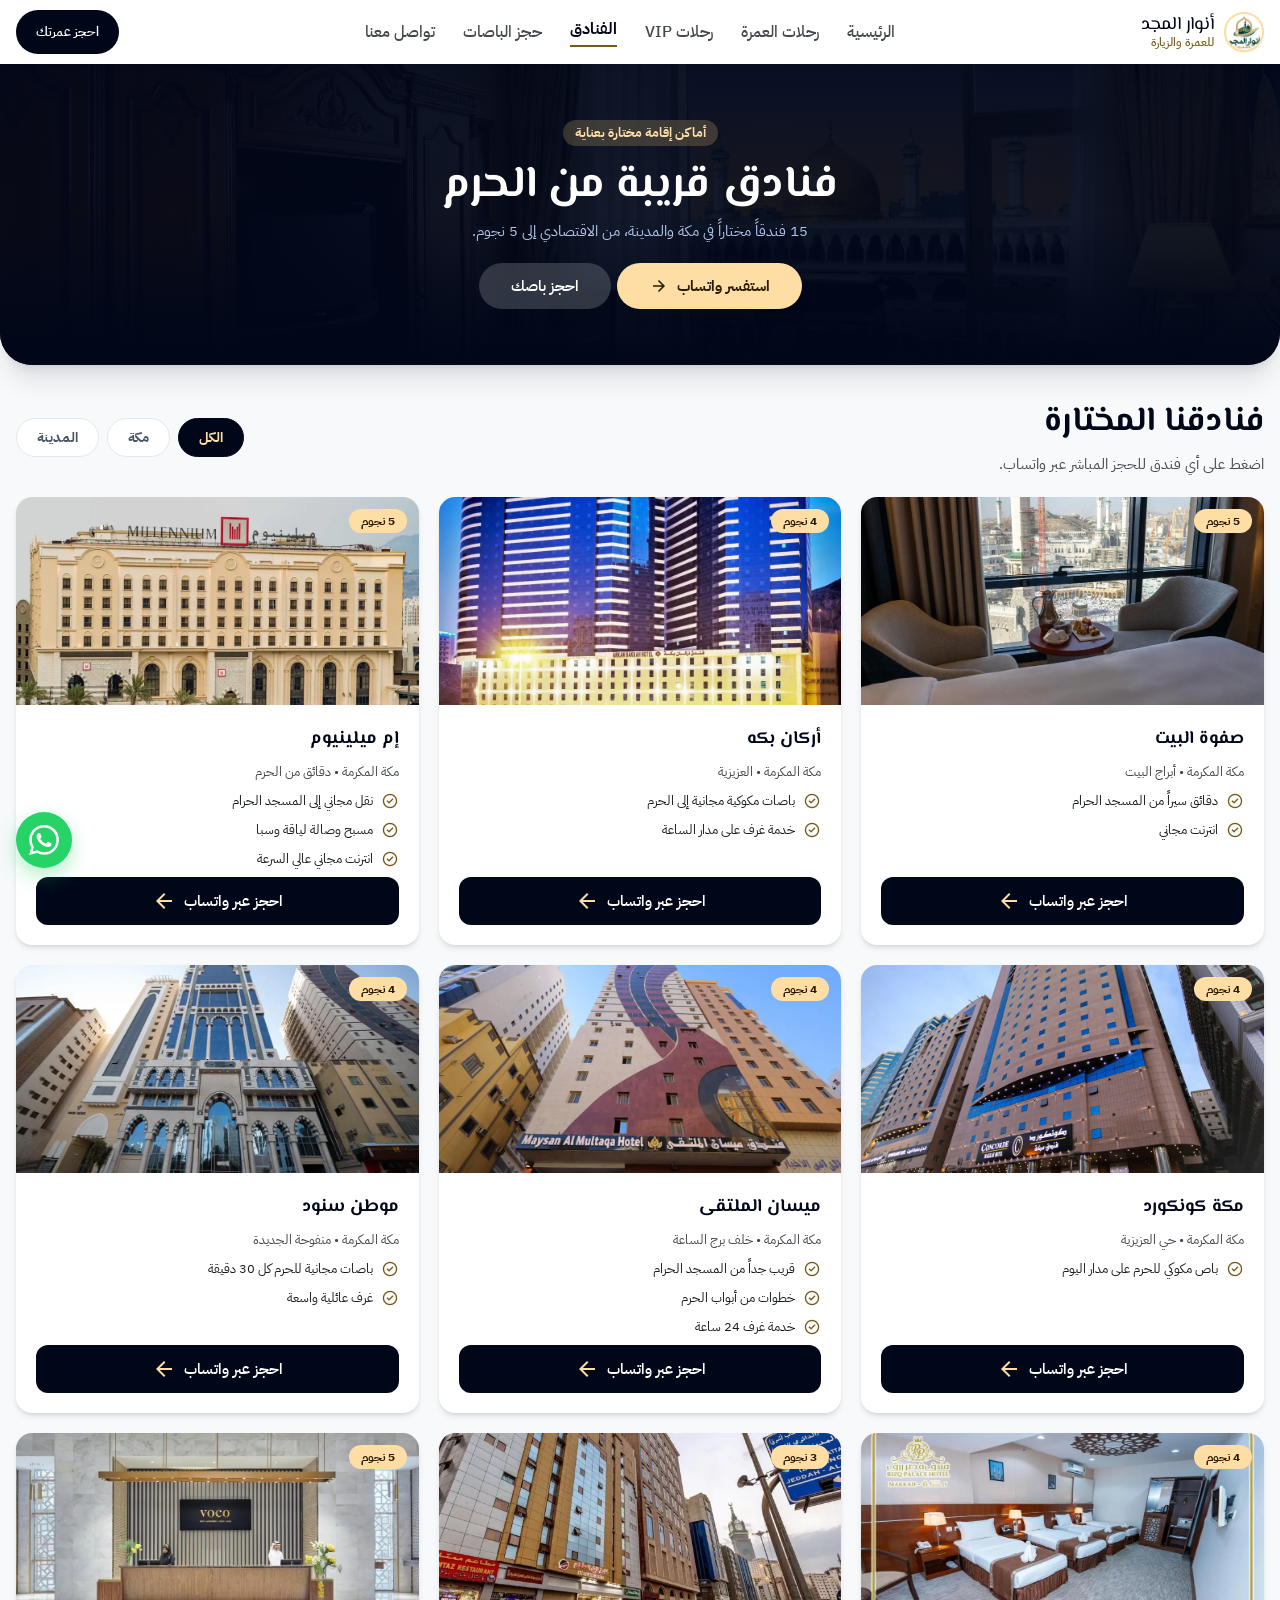
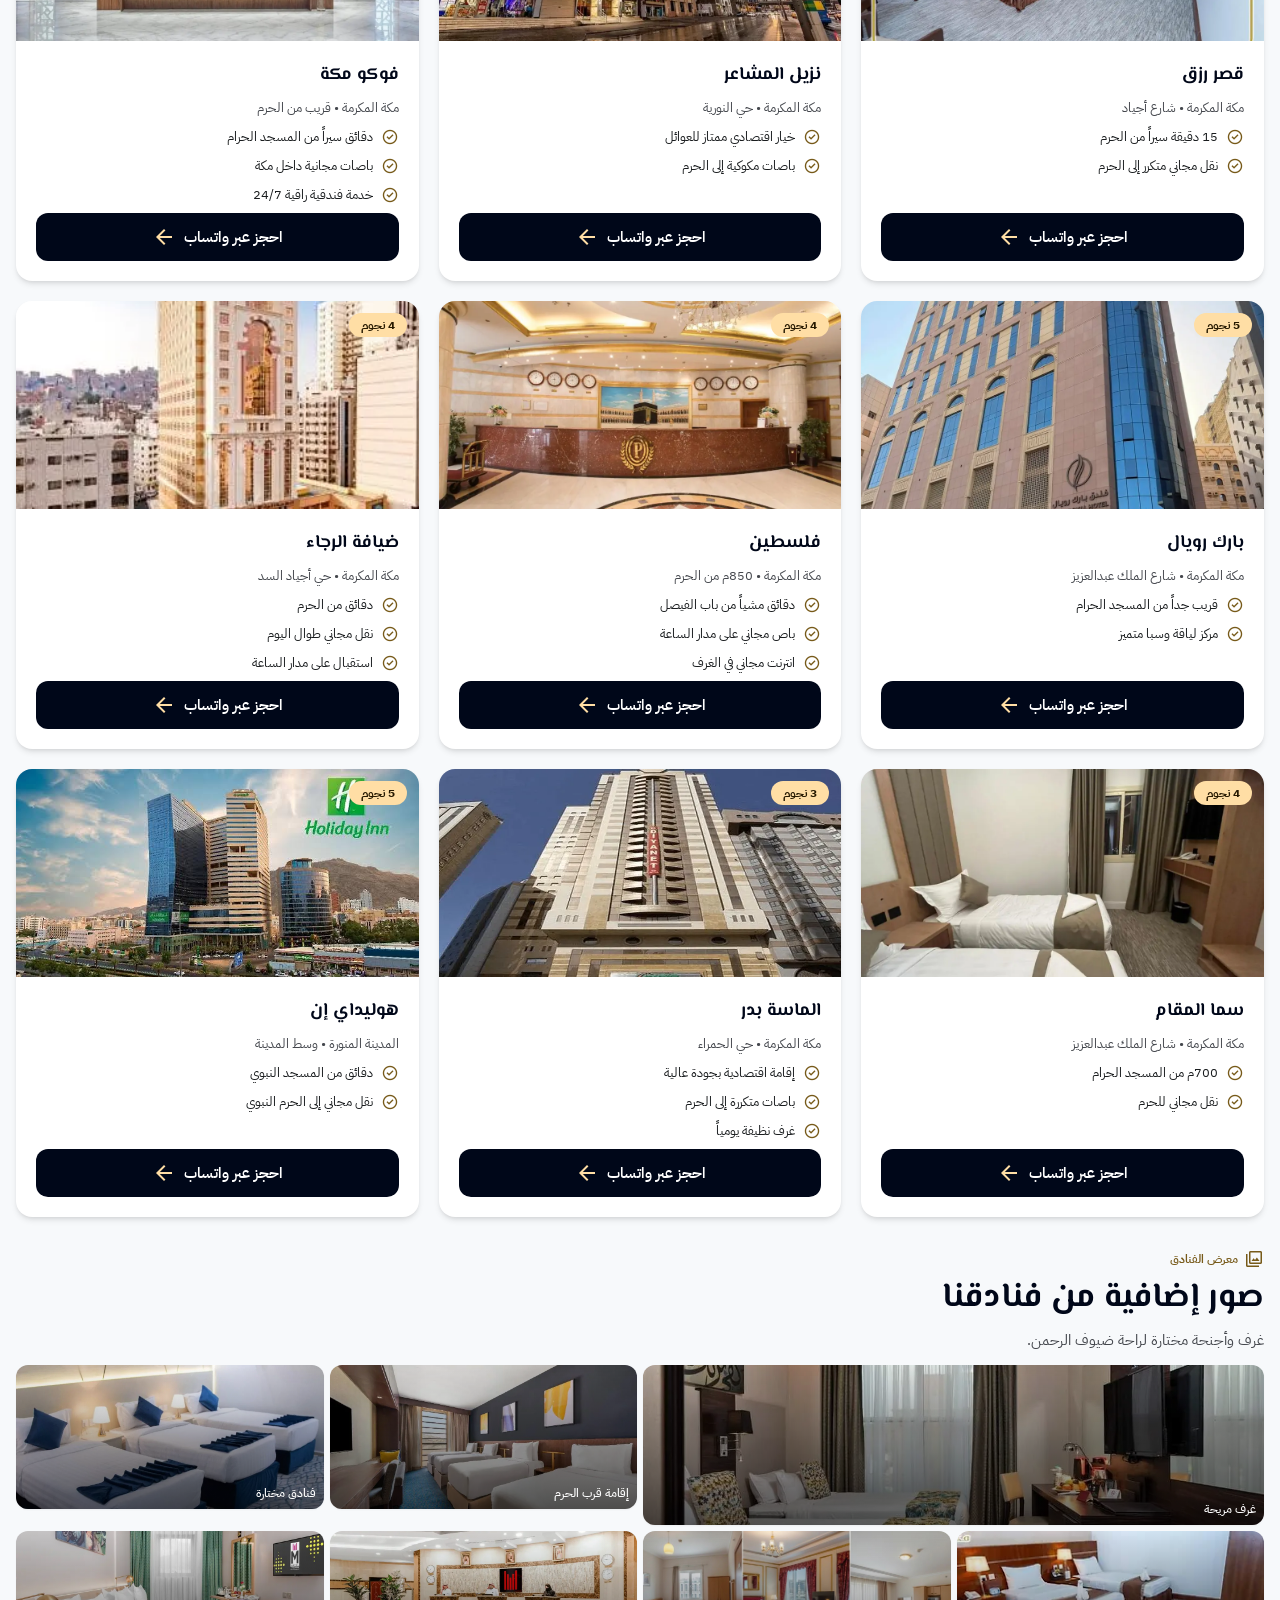
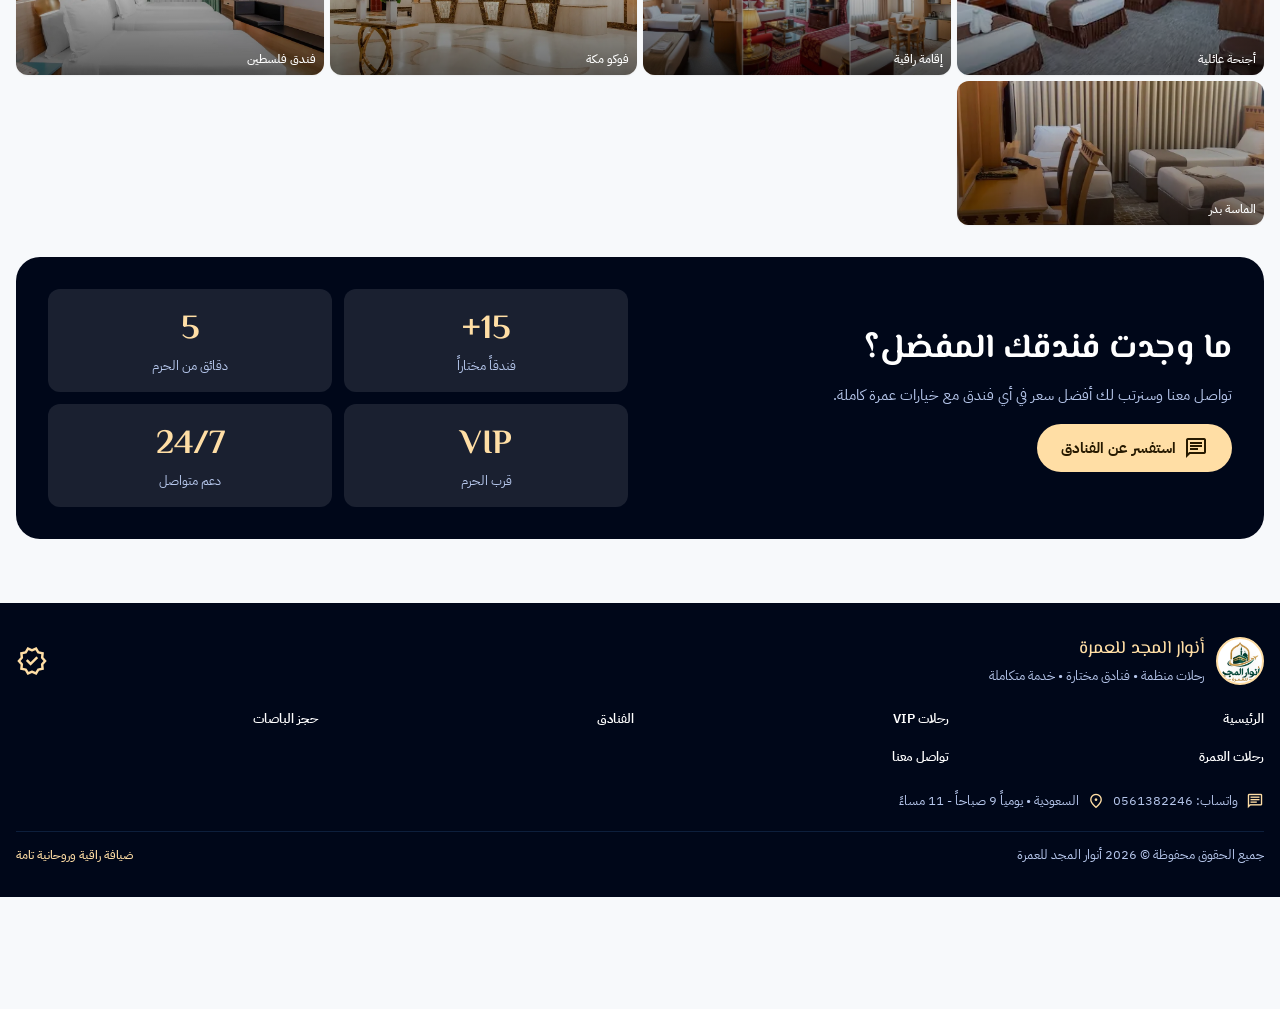
<file: hotels.html>
﻿<!DOCTYPE html>
<html dir="rtl" lang="ar"><head><meta charset="utf-8"/>
<meta content="width=device-width, initial-scale=1.0, maximum-scale=1.0, viewport-fit=cover" name="viewport"/>
<!-- Google Tag Manager -->
<script>(function(w,d,s,l,i){w[l]=w[l]||[];w[l].push({'gtm.start':new Date().getTime(),event:'gtm.js'});var f=d.getElementsByTagName(s)[0],j=d.createElement(s),dl=l!='dataLayer'?'&l='+l:'';j.async=true;j.src='https://www.googletagmanager.com/gtm.js?id='+i+dl;f.parentNode.insertBefore(j,f);})(window,document,'script','dataLayer','GTM-NN2KW634');</script>
<!-- Google tag (gtag.js) -->
<script async src="https://www.googletagmanager.com/gtag/js?id=AW-18585336769"></script>
<script>
window.dataLayer=window.dataLayer||[];function gtag(){dataLayer.push(arguments);}
gtag('js',new Date());gtag('config','AW-18585336769');
// Conversion: إرسال نموذج عملاء محتملين — fired on every WhatsApp click / booking-form submit
function gtag_report_conversion(url){var callback=function(){if(typeof(url)!='undefined'){window.location=url;}};gtag('event','conversion',{'send_to':'AW-18585336769/vYCaCLPv47sdEMH3lp5F','value':1.0,'currency':'SAR','event_callback':callback});return false;}
function trackWA(){try{gtag_report_conversion();}catch(e){}}
document.addEventListener('click',function(e){var a=e.target.closest&&e.target.closest('a[href*="wa.me/"]');if(a)trackWA();},true);
window.addEventListener('load',function(){document.querySelectorAll('[data-bg]').forEach(function(el){el.style.backgroundImage="url('"+el.getAttribute('data-bg')+"')";});});
</script>
<title>فنادق مكة والمدينة | أنوار المجد للعمرة</title>
<link href="img/favicon.png" rel="icon" type="image/png"/><link href="img/apple-touch-icon.png" rel="apple-touch-icon"/>
<meta content="أفضل الفنادق القريبة من الحرم في مكة والمدينة: صفوة البيت، إم ميلينيوم، فوكو والمزيد." name="description"/>
<meta content="فنادق مكة والمدينة | أنوار المجد للعمرة" property="og:title"/>
<meta content="أفضل الفنادق القريبة من الحرم في مكة والمدينة: صفوة البيت، إم ميلينيوم، فوكو والمزيد." property="og:description"/>
<meta content="https://anwaralmajd.online/img/hotel/hotel-5stars-kaaba-view.webp" property="og:image"/>
<link href="https://fonts.googleapis.com" rel="preconnect"/><link crossorigin="" href="https://fonts.gstatic.com" rel="preconnect"/>
<link href="https://fonts.googleapis.com/css2?family=El+Messiri:wght@600;700&family=IBM+Plex+Sans+Arabic:wght@400;500;600;700&display=swap" rel="stylesheet" media="print" onload="this.media='all'"/>
<link href="https://fonts.googleapis.com/css2?family=Material+Symbols+Outlined:opsz,wght,FILL,GRAD@24,400,0,0&icon_names=ac_unit,airline_seat_recline_normal,apartment,arrow_back,arrow_forward,calendar_month,chat,check_box,check_circle,dashboard_customize,diamond,directions_bus,event_available,expand_more,groups,headset_mic,help,home,location_on,map,mosque,north_west,photo_library,pin_drop,route,schedule,security,send,shield,stars,support_agent,touch_app,travel_explore,verified,verified_user,workspace_premium&display=block" rel="stylesheet" media="print" onload="this.media='all'"/>
<noscript><link href="https://fonts.googleapis.com/css2?family=El+Messiri:wght@600;700&family=IBM+Plex+Sans+Arabic:wght@400;500;600;700&display=swap" rel="stylesheet"/><link href="https://fonts.googleapis.com/css2?family=Material+Symbols+Outlined:opsz,wght,FILL,GRAD@24,400,0,0&icon_names=ac_unit,airline_seat_recline_normal,apartment,arrow_back,arrow_forward,calendar_month,chat,check_box,check_circle,dashboard_customize,diamond,directions_bus,event_available,expand_more,groups,headset_mic,help,home,location_on,map,mosque,north_west,photo_library,pin_drop,route,schedule,security,send,shield,stars,support_agent,touch_app,travel_explore,verified,verified_user,workspace_premium&display=block" rel="stylesheet"/></noscript>
<link rel="preload" as="image" href="img/hotel/hotel-5stars-kaaba-view.webp" fetchpriority="high"/>
<link href="css/site.css?v=2" rel="stylesheet"/>
</head><body class="bg-surface text-on-surface flex flex-col min-h-screen relative selection:bg-secondary-container">
<!-- Google Tag Manager (noscript) -->
<noscript><iframe src="https://www.googletagmanager.com/ns.html?id=GTM-NN2KW634" height="0" width="0" style="display:none;visibility:hidden"></iframe></noscript>
<header class="fixed top-0 w-full z-50 bg-surface-container-lowest/90 backdrop-blur-xl shadow-[0_1px_8px_rgba(0,0,0,0.04)] pt-safe">
<div class="max-w-7xl mx-auto h-16 px-gutter-mobile flex items-center justify-between">
<a href="./" class="flex items-center gap-space-xs">
<img alt="أنوار المجد للعمرة" class="h-10 w-10 rounded-full object-cover border-2 border-secondary-fixed shadow-sm bg-white" width="60" height="40" decoding="async" src="img/logo.webp"/>
<div class="flex flex-col pr-1"><span class="font-headline-sm text-primary tracking-tight leading-none">أنوار المجد</span><span class="font-label-sm text-secondary leading-none mt-0.5">للعمرة والزيارة</span></div></a>
<nav class="hidden lg:flex gap-7 items-center">
<a class="text-on-surface-variant hover:text-primary font-medium transition-colors" href="./">الرئيسية</a><a class="text-on-surface-variant hover:text-primary font-medium transition-colors" href="./#packages">رحلات العمرة</a><a class="text-on-surface-variant hover:text-primary font-medium transition-colors" href="vip">رحلات VIP</a><a class="text-primary font-bold border-b-2 border-secondary pb-1" href="hotels">الفنادق</a><a class="text-on-surface-variant hover:text-primary font-medium transition-colors" href="buses">حجز الباصات</a><a class="text-on-surface-variant hover:text-primary font-medium transition-colors" href="./#contact">تواصل معنا</a>
</nav>
<div class="flex items-center gap-2">
<a href="https://wa.me/966561382246?text=%D8%A7%D9%84%D8%B3%D9%84%D8%A7%D9%85%20%D8%B9%D9%84%D9%8A%D9%83%D9%85%D8%8C%20%D8%A3%D8%B1%D8%BA%D8%A8%20%D8%A8%D8%A7%D9%84%D8%A7%D8%B3%D8%AA%D9%81%D8%B3%D8%A7%D8%B1%20%D8%B9%D9%86%20%D8%B1%D8%AD%D9%84%D8%A7%D8%AA%20%D8%A7%D9%84%D8%B9%D9%85%D8%B1%D8%A9" target="_blank" rel="noopener" aria-label="واتساب" class="sm:hidden w-10 h-10 rounded-full bg-[#25D366] text-white flex items-center justify-center"><svg class="wa-icon text-[22px]" viewBox="0 0 24 24" aria-hidden="true"><path d="M17.472 14.382c-.297-.149-1.758-.867-2.03-.967-.273-.099-.471-.148-.67.15-.197.297-.767.966-.94 1.164-.173.199-.347.223-.644.075-.297-.15-1.255-.463-2.39-1.475-.883-.788-1.48-1.761-1.653-2.059-.173-.297-.018-.458.13-.606.134-.133.298-.347.446-.52.149-.174.198-.298.298-.497.099-.198.05-.371-.025-.52-.075-.149-.669-1.612-.916-2.207-.242-.579-.487-.5-.669-.51-.173-.008-.371-.01-.57-.01-.198 0-.52.074-.792.372-.272.297-1.04 1.016-1.04 2.479 0 1.462 1.065 2.875 1.213 3.074.149.198 2.096 3.2 5.077 4.487.709.306 1.262.489 1.694.625.712.227 1.36.195 1.871.118.571-.085 1.758-.719 2.006-1.413.248-.694.248-1.289.173-1.413-.074-.124-.272-.198-.57-.347m-5.421 7.403h-.004a9.87 9.87 0 01-5.031-1.378l-.361-.214-3.741.982.998-3.648-.235-.374a9.86 9.86 0 01-1.51-5.26c.001-5.45 4.436-9.884 9.888-9.884 2.64 0 5.122 1.03 6.988 2.898a9.825 9.825 0 012.893 6.994c-.003 5.45-4.437 9.884-9.885 9.884m8.413-18.297A11.815 11.815 0 0012.05 0C5.495 0 .16 5.335.157 11.892c0 2.096.547 4.142 1.588 5.945L.057 24l6.305-1.654a11.882 11.882 0 005.683 1.448h.005c6.554 0 11.89-5.335 11.893-11.893a11.821 11.821 0 00-3.48-8.413z"/></svg></a>
<a class="hidden sm:flex min-h-[44px] px-5 rounded-full bg-primary text-on-primary items-center justify-center font-label-md transition-transform active:scale-95" href="https://wa.me/966561382246?text=%D8%A7%D9%84%D8%B3%D9%84%D8%A7%D9%85%20%D8%B9%D9%84%D9%8A%D9%83%D9%85%D8%8C%20%D8%A3%D8%B1%D8%BA%D8%A8%20%D9%81%D9%8A%20%D8%AD%D8%AC%D8%B2%20%D8%B1%D8%AD%D9%84%D8%A9%20%D8%B9%D9%85%D8%B1%D8%A9" target="_blank" rel="noopener">احجز عمرتك</a>
</div></div></header><main class="flex-1 w-full bg-surface pt-16 pb-28"><div class="flex flex-col w-full"><section class="relative w-full overflow-hidden bg-primary text-on-primary rounded-b-[2rem] shadow-xl"><div class="absolute inset-0 bg-cover bg-center opacity-40" style="background-image:url(img/hotel/hotel-5stars-kaaba-view.webp)"></div><div class="absolute inset-0 bg-gradient-to-b from-primary/85 via-primary/80 to-primary"></div><div class="relative z-10 max-w-7xl mx-auto px-gutter-mobile py-space-xl flex flex-col items-center text-center"><div class="inline-flex items-center gap-1.5 px-space-sm py-1 rounded-full bg-secondary-container/20 text-secondary-fixed backdrop-blur-md mb-space-sm"><span class="font-label-md font-bold">أماكن إقامة مختارة بعناية</span></div><h1 class="font-headline-xl-mobile text-on-primary font-bold leading-tight">فنادق قريبة من الحرم</h1><p class="font-body-md text-primary-fixed-dim max-w-xl mt-space-xs leading-relaxed">15 فندقاً مختاراً في مكة والمدينة، من الاقتصادي إلى 5 نجوم.</p><div class="flex flex-col sm:flex-row gap-space-xs mt-space-md"><a class="sm:px-8 py-3 px-space-md rounded-full bg-secondary-fixed text-on-secondary-fixed font-label-lg font-bold flex items-center justify-center gap-2 shadow-lg active:scale-95 transition-transform" href="https://wa.me/966561382246?text=%D8%A7%D9%84%D8%B3%D9%84%D8%A7%D9%85%20%D8%B9%D9%84%D9%8A%D9%83%D9%85%D8%8C%20%D8%A3%D8%B1%D8%BA%D8%A8%20%D8%A8%D8%A7%D9%84%D8%A7%D8%B3%D8%AA%D9%81%D8%B3%D8%A7%D8%B1%20%D8%B9%D9%86%20%D8%A7%D9%84%D9%81%D9%86%D8%A7%D8%AF%D9%82" target="_blank" rel="noopener"><span>استفسر واتساب</span><span class="material-symbols-outlined text-[20px]">arrow_forward</span></a><a class="sm:px-8 py-3 px-space-md rounded-full bg-surface-container-highest/20 text-on-primary backdrop-blur-md font-label-lg flex items-center justify-center gap-2" href="buses"><span>احجز باصك</span></a></div></div></section><section class="w-full px-gutter-mobile py-space-lg"><div class="max-w-7xl mx-auto"><div class="flex flex-wrap items-center justify-between gap-3 mb-space-md"><div><h2 class="font-headline-lg text-primary font-bold">فنادقنا المختارة</h2><p class="font-body-md text-on-surface-variant mt-1">اضغط على أي فندق للحجز المباشر عبر واتساب.</p></div><div class="flex gap-2"><button class="filter-btn active" data-filter="all">الكل</button><button class="filter-btn" data-filter="makkah">مكة</button><button class="filter-btn" data-filter="madinah">المدينة</button></div></div><style>.filter-btn{padding:.5rem 1.25rem;border-radius:9999px;border:1px solid #e2e8f0;background:#fff;color:#475569;font-weight:700;font-size:.875rem;cursor:pointer;transition:all .2s;}.filter-btn.active{background:#000719;border-color:#000719;color:#ffdea5;}</style><div id="hotels-grid" class="grid grid-cols-1 sm:grid-cols-2 lg:grid-cols-3 gap-space-md"><article class="hotel-card bg-surface-container-lowest rounded-2xl overflow-hidden shadow-md flex flex-col" data-city="makkah"><div class="relative h-52 overflow-hidden"><img decoding="async" src="img/hotel/safwah.min.webp" alt="صفوة البيت" loading="lazy" class="w-full h-full object-cover"/><span class="absolute top-3 right-3 bg-secondary-fixed text-on-secondary-fixed font-label-sm font-bold px-3 py-1 rounded-full">5 نجوم</span></div><div class="p-space-md flex flex-col gap-2 flex-1 text-right"><h3 class="font-headline-sm text-primary font-bold">صفوة البيت</h3><p class="font-body-sm text-on-surface-variant">مكة المكرمة • أبراج البيت</p><div class="flex items-center gap-2 font-body-sm text-on-surface"><span class="material-symbols-outlined text-secondary text-[18px]">check_circle</span><span>دقائق سيراً من المسجد الحرام</span></div><div class="flex items-center gap-2 font-body-sm text-on-surface"><span class="material-symbols-outlined text-secondary text-[18px]">check_circle</span><span>انترنت مجاني</span></div><a href="https://wa.me/966561382246?text=%D8%A7%D9%84%D8%B3%D9%84%D8%A7%D9%85%20%D8%B9%D9%84%D9%8A%D9%83%D9%85%D8%8C%20%D8%A3%D8%B1%D8%BA%D8%A8%20%D8%A8%D8%AD%D8%AC%D8%B2%20%D9%81%D9%86%D8%AF%D9%82%20%D8%B5%D9%81%D9%88%D8%A9%20%D8%A7%D9%84%D8%A8%D9%8A%D8%AA" target="_blank" rel="noopener" class="mt-auto inline-flex items-center justify-center gap-2 bg-primary text-on-primary font-label-lg py-3 rounded-xl">احجز عبر واتساب<span class="material-symbols-outlined text-secondary-fixed">arrow_back</span></a></div></article><article class="hotel-card bg-surface-container-lowest rounded-2xl overflow-hidden shadow-md flex flex-col" data-city="makkah"><div class="relative h-52 overflow-hidden"><img decoding="async" src="img/hotel/arkan-bakkah.min.webp" alt="أركان بكه" loading="lazy" class="w-full h-full object-cover"/><span class="absolute top-3 right-3 bg-secondary-fixed text-on-secondary-fixed font-label-sm font-bold px-3 py-1 rounded-full">4 نجوم</span></div><div class="p-space-md flex flex-col gap-2 flex-1 text-right"><h3 class="font-headline-sm text-primary font-bold">أركان بكه</h3><p class="font-body-sm text-on-surface-variant">مكة المكرمة • العزيزية</p><div class="flex items-center gap-2 font-body-sm text-on-surface"><span class="material-symbols-outlined text-secondary text-[18px]">check_circle</span><span>باصات مكوكية مجانية إلى الحرم</span></div><div class="flex items-center gap-2 font-body-sm text-on-surface"><span class="material-symbols-outlined text-secondary text-[18px]">check_circle</span><span>خدمة غرف على مدار الساعة</span></div><a href="https://wa.me/966561382246?text=%D8%A7%D9%84%D8%B3%D9%84%D8%A7%D9%85%20%D8%B9%D9%84%D9%8A%D9%83%D9%85%D8%8C%20%D8%A3%D8%B1%D8%BA%D8%A8%20%D8%A8%D8%AD%D8%AC%D8%B2%20%D9%81%D9%86%D8%AF%D9%82%20%D8%A3%D8%B1%D9%83%D8%A7%D9%86%20%D8%A8%D9%83%D9%87" target="_blank" rel="noopener" class="mt-auto inline-flex items-center justify-center gap-2 bg-primary text-on-primary font-label-lg py-3 rounded-xl">احجز عبر واتساب<span class="material-symbols-outlined text-secondary-fixed">arrow_back</span></a></div></article><article class="hotel-card bg-surface-container-lowest rounded-2xl overflow-hidden shadow-md flex flex-col" data-city="makkah"><div class="relative h-52 overflow-hidden"><img decoding="async" src="img/hotel/millennium.min.webp" alt="إم ميلينيوم" loading="lazy" class="w-full h-full object-cover"/><span class="absolute top-3 right-3 bg-secondary-fixed text-on-secondary-fixed font-label-sm font-bold px-3 py-1 rounded-full">5 نجوم</span></div><div class="p-space-md flex flex-col gap-2 flex-1 text-right"><h3 class="font-headline-sm text-primary font-bold">إم ميلينيوم</h3><p class="font-body-sm text-on-surface-variant">مكة المكرمة • دقائق من الحرم</p><div class="flex items-center gap-2 font-body-sm text-on-surface"><span class="material-symbols-outlined text-secondary text-[18px]">check_circle</span><span>نقل مجاني إلى المسجد الحرام</span></div><div class="flex items-center gap-2 font-body-sm text-on-surface"><span class="material-symbols-outlined text-secondary text-[18px]">check_circle</span><span>مسبح وصالة لياقة وسبا</span></div><div class="flex items-center gap-2 font-body-sm text-on-surface"><span class="material-symbols-outlined text-secondary text-[18px]">check_circle</span><span>انترنت مجاني عالي السرعة</span></div><a href="https://wa.me/966561382246?text=%D8%A7%D9%84%D8%B3%D9%84%D8%A7%D9%85%20%D8%B9%D9%84%D9%8A%D9%83%D9%85%D8%8C%20%D8%A3%D8%B1%D8%BA%D8%A8%20%D8%A8%D8%AD%D8%AC%D8%B2%20%D9%81%D9%86%D8%AF%D9%82%20%D8%A5%D9%85%20%D9%85%D9%8A%D9%84%D9%8A%D9%86%D9%8A%D9%88%D9%85" target="_blank" rel="noopener" class="mt-auto inline-flex items-center justify-center gap-2 bg-primary text-on-primary font-label-lg py-3 rounded-xl">احجز عبر واتساب<span class="material-symbols-outlined text-secondary-fixed">arrow_back</span></a></div></article><article class="hotel-card bg-surface-container-lowest rounded-2xl overflow-hidden shadow-md flex flex-col" data-city="makkah"><div class="relative h-52 overflow-hidden"><img decoding="async" src="img/hotel/concorde.min.webp" alt="مكة كونكورد" loading="lazy" class="w-full h-full object-cover"/><span class="absolute top-3 right-3 bg-secondary-fixed text-on-secondary-fixed font-label-sm font-bold px-3 py-1 rounded-full">4 نجوم</span></div><div class="p-space-md flex flex-col gap-2 flex-1 text-right"><h3 class="font-headline-sm text-primary font-bold">مكة كونكورد</h3><p class="font-body-sm text-on-surface-variant">مكة المكرمة • حي العزيزية</p><div class="flex items-center gap-2 font-body-sm text-on-surface"><span class="material-symbols-outlined text-secondary text-[18px]">check_circle</span><span>باص مكوكي للحرم على مدار اليوم</span></div><a href="https://wa.me/966561382246?text=%D8%A7%D9%84%D8%B3%D9%84%D8%A7%D9%85%20%D8%B9%D9%84%D9%8A%D9%83%D9%85%D8%8C%20%D8%A3%D8%B1%D8%BA%D8%A8%20%D8%A8%D8%AD%D8%AC%D8%B2%20%D9%81%D9%86%D8%AF%D9%82%20%D9%85%D9%83%D8%A9%20%D9%83%D9%88%D9%86%D9%83%D9%88%D8%B1%D8%AF" target="_blank" rel="noopener" class="mt-auto inline-flex items-center justify-center gap-2 bg-primary text-on-primary font-label-lg py-3 rounded-xl">احجز عبر واتساب<span class="material-symbols-outlined text-secondary-fixed">arrow_back</span></a></div></article><article class="hotel-card bg-surface-container-lowest rounded-2xl overflow-hidden shadow-md flex flex-col" data-city="makkah"><div class="relative h-52 overflow-hidden"><img decoding="async" src="img/hotel/maysan.min.webp" alt="ميسان الملتقى" loading="lazy" class="w-full h-full object-cover"/><span class="absolute top-3 right-3 bg-secondary-fixed text-on-secondary-fixed font-label-sm font-bold px-3 py-1 rounded-full">4 نجوم</span></div><div class="p-space-md flex flex-col gap-2 flex-1 text-right"><h3 class="font-headline-sm text-primary font-bold">ميسان الملتقى</h3><p class="font-body-sm text-on-surface-variant">مكة المكرمة • خلف برج الساعة</p><div class="flex items-center gap-2 font-body-sm text-on-surface"><span class="material-symbols-outlined text-secondary text-[18px]">check_circle</span><span>قريب جداً من المسجد الحرام</span></div><div class="flex items-center gap-2 font-body-sm text-on-surface"><span class="material-symbols-outlined text-secondary text-[18px]">check_circle</span><span>خطوات من أبواب الحرم</span></div><div class="flex items-center gap-2 font-body-sm text-on-surface"><span class="material-symbols-outlined text-secondary text-[18px]">check_circle</span><span>خدمة غرف 24 ساعة</span></div><a href="https://wa.me/966561382246?text=%D8%A7%D9%84%D8%B3%D9%84%D8%A7%D9%85%20%D8%B9%D9%84%D9%8A%D9%83%D9%85%D8%8C%20%D8%A3%D8%B1%D8%BA%D8%A8%20%D8%A8%D8%AD%D8%AC%D8%B2%20%D9%81%D9%86%D8%AF%D9%82%20%D9%85%D9%8A%D8%B3%D8%A7%D9%86%20%D8%A7%D9%84%D9%85%D9%84%D8%AA%D9%82%D9%89" target="_blank" rel="noopener" class="mt-auto inline-flex items-center justify-center gap-2 bg-primary text-on-primary font-label-lg py-3 rounded-xl">احجز عبر واتساب<span class="material-symbols-outlined text-secondary-fixed">arrow_back</span></a></div></article><article class="hotel-card bg-surface-container-lowest rounded-2xl overflow-hidden shadow-md flex flex-col" data-city="makkah"><div class="relative h-52 overflow-hidden"><img decoding="async" src="img/hotel/mawtan-sanood.min.webp" alt="موطن سنود" loading="lazy" class="w-full h-full object-cover"/><span class="absolute top-3 right-3 bg-secondary-fixed text-on-secondary-fixed font-label-sm font-bold px-3 py-1 rounded-full">4 نجوم</span></div><div class="p-space-md flex flex-col gap-2 flex-1 text-right"><h3 class="font-headline-sm text-primary font-bold">موطن سنود</h3><p class="font-body-sm text-on-surface-variant">مكة المكرمة • منفوحة الجديدة</p><div class="flex items-center gap-2 font-body-sm text-on-surface"><span class="material-symbols-outlined text-secondary text-[18px]">check_circle</span><span>باصات مجانية للحرم كل 30 دقيقة</span></div><div class="flex items-center gap-2 font-body-sm text-on-surface"><span class="material-symbols-outlined text-secondary text-[18px]">check_circle</span><span>غرف عائلية واسعة</span></div><a href="https://wa.me/966561382246?text=%D8%A7%D9%84%D8%B3%D9%84%D8%A7%D9%85%20%D8%B9%D9%84%D9%8A%D9%83%D9%85%D8%8C%20%D8%A3%D8%B1%D8%BA%D8%A8%20%D8%A8%D8%AD%D8%AC%D8%B2%20%D9%81%D9%86%D8%AF%D9%82%20%D9%85%D9%88%D8%B7%D9%86%20%D8%B3%D9%86%D9%88%D8%AF" target="_blank" rel="noopener" class="mt-auto inline-flex items-center justify-center gap-2 bg-primary text-on-primary font-label-lg py-3 rounded-xl">احجز عبر واتساب<span class="material-symbols-outlined text-secondary-fixed">arrow_back</span></a></div></article><article class="hotel-card bg-surface-container-lowest rounded-2xl overflow-hidden shadow-md flex flex-col" data-city="makkah"><div class="relative h-52 overflow-hidden"><img decoding="async" src="img/hotel/qasr-rizq.min.webp" alt="قصر رزق" loading="lazy" class="w-full h-full object-cover"/><span class="absolute top-3 right-3 bg-secondary-fixed text-on-secondary-fixed font-label-sm font-bold px-3 py-1 rounded-full">4 نجوم</span></div><div class="p-space-md flex flex-col gap-2 flex-1 text-right"><h3 class="font-headline-sm text-primary font-bold">قصر رزق</h3><p class="font-body-sm text-on-surface-variant">مكة المكرمة • شارع أجياد</p><div class="flex items-center gap-2 font-body-sm text-on-surface"><span class="material-symbols-outlined text-secondary text-[18px]">check_circle</span><span>15 دقيقة سيراً من الحرم</span></div><div class="flex items-center gap-2 font-body-sm text-on-surface"><span class="material-symbols-outlined text-secondary text-[18px]">check_circle</span><span>نقل مجاني متكرر إلى الحرم</span></div><a href="https://wa.me/966561382246?text=%D8%A7%D9%84%D8%B3%D9%84%D8%A7%D9%85%20%D8%B9%D9%84%D9%8A%D9%83%D9%85%D8%8C%20%D8%A3%D8%B1%D8%BA%D8%A8%20%D8%A8%D8%AD%D8%AC%D8%B2%20%D9%81%D9%86%D8%AF%D9%82%20%D9%82%D8%B5%D8%B1%20%D8%B1%D8%B2%D9%82" target="_blank" rel="noopener" class="mt-auto inline-flex items-center justify-center gap-2 bg-primary text-on-primary font-label-lg py-3 rounded-xl">احجز عبر واتساب<span class="material-symbols-outlined text-secondary-fixed">arrow_back</span></a></div></article><article class="hotel-card bg-surface-container-lowest rounded-2xl overflow-hidden shadow-md flex flex-col" data-city="makkah"><div class="relative h-52 overflow-hidden"><img decoding="async" src="img/hotel/nazil-mashaer.webp" alt="نزيل المشاعر" loading="lazy" class="w-full h-full object-cover"/><span class="absolute top-3 right-3 bg-secondary-fixed text-on-secondary-fixed font-label-sm font-bold px-3 py-1 rounded-full">3 نجوم</span></div><div class="p-space-md flex flex-col gap-2 flex-1 text-right"><h3 class="font-headline-sm text-primary font-bold">نزيل المشاعر</h3><p class="font-body-sm text-on-surface-variant">مكة المكرمة • حي النورية</p><div class="flex items-center gap-2 font-body-sm text-on-surface"><span class="material-symbols-outlined text-secondary text-[18px]">check_circle</span><span>خيار اقتصادي ممتاز للعوائل</span></div><div class="flex items-center gap-2 font-body-sm text-on-surface"><span class="material-symbols-outlined text-secondary text-[18px]">check_circle</span><span>باصات مكوكية إلى الحرم</span></div><a href="https://wa.me/966561382246?text=%D8%A7%D9%84%D8%B3%D9%84%D8%A7%D9%85%20%D8%B9%D9%84%D9%8A%D9%83%D9%85%D8%8C%20%D8%A3%D8%B1%D8%BA%D8%A8%20%D8%A8%D8%AD%D8%AC%D8%B2%20%D9%81%D9%86%D8%AF%D9%82%20%D9%86%D8%B2%D9%8A%D9%84%20%D8%A7%D9%84%D9%85%D8%B4%D8%A7%D8%B9%D8%B1" target="_blank" rel="noopener" class="mt-auto inline-flex items-center justify-center gap-2 bg-primary text-on-primary font-label-lg py-3 rounded-xl">احجز عبر واتساب<span class="material-symbols-outlined text-secondary-fixed">arrow_back</span></a></div></article><article class="hotel-card bg-surface-container-lowest rounded-2xl overflow-hidden shadow-md flex flex-col" data-city="makkah"><div class="relative h-52 overflow-hidden"><img decoding="async" src="img/hotel/foco.min.webp" alt="فوكو مكة" loading="lazy" class="w-full h-full object-cover"/><span class="absolute top-3 right-3 bg-secondary-fixed text-on-secondary-fixed font-label-sm font-bold px-3 py-1 rounded-full">5 نجوم</span></div><div class="p-space-md flex flex-col gap-2 flex-1 text-right"><h3 class="font-headline-sm text-primary font-bold">فوكو مكة</h3><p class="font-body-sm text-on-surface-variant">مكة المكرمة • قريب من الحرم</p><div class="flex items-center gap-2 font-body-sm text-on-surface"><span class="material-symbols-outlined text-secondary text-[18px]">check_circle</span><span>دقائق سيراً من المسجد الحرام</span></div><div class="flex items-center gap-2 font-body-sm text-on-surface"><span class="material-symbols-outlined text-secondary text-[18px]">check_circle</span><span>باصات مجانية داخل مكة</span></div><div class="flex items-center gap-2 font-body-sm text-on-surface"><span class="material-symbols-outlined text-secondary text-[18px]">check_circle</span><span>خدمة فندقية راقية 24/7</span></div><a href="https://wa.me/966561382246?text=%D8%A7%D9%84%D8%B3%D9%84%D8%A7%D9%85%20%D8%B9%D9%84%D9%8A%D9%83%D9%85%D8%8C%20%D8%A3%D8%B1%D8%BA%D8%A8%20%D8%A8%D8%AD%D8%AC%D8%B2%20%D9%81%D9%86%D8%AF%D9%82%20%D9%81%D9%88%D9%83%D9%88%20%D9%85%D9%83%D8%A9" target="_blank" rel="noopener" class="mt-auto inline-flex items-center justify-center gap-2 bg-primary text-on-primary font-label-lg py-3 rounded-xl">احجز عبر واتساب<span class="material-symbols-outlined text-secondary-fixed">arrow_back</span></a></div></article><article class="hotel-card bg-surface-container-lowest rounded-2xl overflow-hidden shadow-md flex flex-col" data-city="makkah"><div class="relative h-52 overflow-hidden"><img decoding="async" src="img/hotel/park-royal.min.webp" alt="بارك رويال" loading="lazy" class="w-full h-full object-cover"/><span class="absolute top-3 right-3 bg-secondary-fixed text-on-secondary-fixed font-label-sm font-bold px-3 py-1 rounded-full">5 نجوم</span></div><div class="p-space-md flex flex-col gap-2 flex-1 text-right"><h3 class="font-headline-sm text-primary font-bold">بارك رويال</h3><p class="font-body-sm text-on-surface-variant">مكة المكرمة • شارع الملك عبدالعزيز</p><div class="flex items-center gap-2 font-body-sm text-on-surface"><span class="material-symbols-outlined text-secondary text-[18px]">check_circle</span><span>قريب جداً من المسجد الحرام</span></div><div class="flex items-center gap-2 font-body-sm text-on-surface"><span class="material-symbols-outlined text-secondary text-[18px]">check_circle</span><span>مركز لياقة وسبا متميز</span></div><a href="https://wa.me/966561382246?text=%D8%A7%D9%84%D8%B3%D9%84%D8%A7%D9%85%20%D8%B9%D9%84%D9%8A%D9%83%D9%85%D8%8C%20%D8%A3%D8%B1%D8%BA%D8%A8%20%D8%A8%D8%AD%D8%AC%D8%B2%20%D9%81%D9%86%D8%AF%D9%82%20%D8%A8%D8%A7%D8%B1%D9%83%20%D8%B1%D9%88%D9%8A%D8%A7%D9%84" target="_blank" rel="noopener" class="mt-auto inline-flex items-center justify-center gap-2 bg-primary text-on-primary font-label-lg py-3 rounded-xl">احجز عبر واتساب<span class="material-symbols-outlined text-secondary-fixed">arrow_back</span></a></div></article><article class="hotel-card bg-surface-container-lowest rounded-2xl overflow-hidden shadow-md flex flex-col" data-city="makkah"><div class="relative h-52 overflow-hidden"><img decoding="async" src="img/hotel/palestine.min.webp" alt="فلسطين" loading="lazy" class="w-full h-full object-cover"/><span class="absolute top-3 right-3 bg-secondary-fixed text-on-secondary-fixed font-label-sm font-bold px-3 py-1 rounded-full">4 نجوم</span></div><div class="p-space-md flex flex-col gap-2 flex-1 text-right"><h3 class="font-headline-sm text-primary font-bold">فلسطين</h3><p class="font-body-sm text-on-surface-variant">مكة المكرمة • 850م من الحرم</p><div class="flex items-center gap-2 font-body-sm text-on-surface"><span class="material-symbols-outlined text-secondary text-[18px]">check_circle</span><span>دقائق مشياً من باب الفيصل</span></div><div class="flex items-center gap-2 font-body-sm text-on-surface"><span class="material-symbols-outlined text-secondary text-[18px]">check_circle</span><span>باص مجاني على مدار الساعة</span></div><div class="flex items-center gap-2 font-body-sm text-on-surface"><span class="material-symbols-outlined text-secondary text-[18px]">check_circle</span><span>انترنت مجاني في الغرف</span></div><a href="https://wa.me/966561382246?text=%D8%A7%D9%84%D8%B3%D9%84%D8%A7%D9%85%20%D8%B9%D9%84%D9%8A%D9%83%D9%85%D8%8C%20%D8%A3%D8%B1%D8%BA%D8%A8%20%D8%A8%D8%AD%D8%AC%D8%B2%20%D9%81%D9%86%D8%AF%D9%82%20%D9%81%D9%84%D8%B3%D8%B7%D9%8A%D9%86" target="_blank" rel="noopener" class="mt-auto inline-flex items-center justify-center gap-2 bg-primary text-on-primary font-label-lg py-3 rounded-xl">احجز عبر واتساب<span class="material-symbols-outlined text-secondary-fixed">arrow_back</span></a></div></article><article class="hotel-card bg-surface-container-lowest rounded-2xl overflow-hidden shadow-md flex flex-col" data-city="makkah"><div class="relative h-52 overflow-hidden"><img decoding="async" src="img/hotel/diyafat-al-rajaa.min.webp" alt="ضيافة الرجاء" loading="lazy" class="w-full h-full object-cover"/><span class="absolute top-3 right-3 bg-secondary-fixed text-on-secondary-fixed font-label-sm font-bold px-3 py-1 rounded-full">4 نجوم</span></div><div class="p-space-md flex flex-col gap-2 flex-1 text-right"><h3 class="font-headline-sm text-primary font-bold">ضيافة الرجاء</h3><p class="font-body-sm text-on-surface-variant">مكة المكرمة • حي أجياد السد</p><div class="flex items-center gap-2 font-body-sm text-on-surface"><span class="material-symbols-outlined text-secondary text-[18px]">check_circle</span><span>دقائق من الحرم</span></div><div class="flex items-center gap-2 font-body-sm text-on-surface"><span class="material-symbols-outlined text-secondary text-[18px]">check_circle</span><span>نقل مجاني طوال اليوم</span></div><div class="flex items-center gap-2 font-body-sm text-on-surface"><span class="material-symbols-outlined text-secondary text-[18px]">check_circle</span><span>استقبال على مدار الساعة</span></div><a href="https://wa.me/966561382246?text=%D8%A7%D9%84%D8%B3%D9%84%D8%A7%D9%85%20%D8%B9%D9%84%D9%8A%D9%83%D9%85%D8%8C%20%D8%A3%D8%B1%D8%BA%D8%A8%20%D8%A8%D8%AD%D8%AC%D8%B2%20%D9%81%D9%86%D8%AF%D9%82%20%D8%B6%D9%8A%D8%A7%D9%81%D8%A9%20%D8%A7%D9%84%D8%B1%D8%AC%D8%A7%D8%A1" target="_blank" rel="noopener" class="mt-auto inline-flex items-center justify-center gap-2 bg-primary text-on-primary font-label-lg py-3 rounded-xl">احجز عبر واتساب<span class="material-symbols-outlined text-secondary-fixed">arrow_back</span></a></div></article><article class="hotel-card bg-surface-container-lowest rounded-2xl overflow-hidden shadow-md flex flex-col" data-city="makkah"><div class="relative h-52 overflow-hidden"><img decoding="async" src="img/hotel/sama-al-maqam.min.webp" alt="سما المقام" loading="lazy" class="w-full h-full object-cover"/><span class="absolute top-3 right-3 bg-secondary-fixed text-on-secondary-fixed font-label-sm font-bold px-3 py-1 rounded-full">4 نجوم</span></div><div class="p-space-md flex flex-col gap-2 flex-1 text-right"><h3 class="font-headline-sm text-primary font-bold">سما المقام</h3><p class="font-body-sm text-on-surface-variant">مكة المكرمة • شارع الملك عبدالعزيز</p><div class="flex items-center gap-2 font-body-sm text-on-surface"><span class="material-symbols-outlined text-secondary text-[18px]">check_circle</span><span>700م من المسجد الحرام</span></div><div class="flex items-center gap-2 font-body-sm text-on-surface"><span class="material-symbols-outlined text-secondary text-[18px]">check_circle</span><span>نقل مجاني للحرم</span></div><a href="https://wa.me/966561382246?text=%D8%A7%D9%84%D8%B3%D9%84%D8%A7%D9%85%20%D8%B9%D9%84%D9%8A%D9%83%D9%85%D8%8C%20%D8%A3%D8%B1%D8%BA%D8%A8%20%D8%A8%D8%AD%D8%AC%D8%B2%20%D9%81%D9%86%D8%AF%D9%82%20%D8%B3%D9%85%D8%A7%20%D8%A7%D9%84%D9%85%D9%82%D8%A7%D9%85" target="_blank" rel="noopener" class="mt-auto inline-flex items-center justify-center gap-2 bg-primary text-on-primary font-label-lg py-3 rounded-xl">احجز عبر واتساب<span class="material-symbols-outlined text-secondary-fixed">arrow_back</span></a></div></article><article class="hotel-card bg-surface-container-lowest rounded-2xl overflow-hidden shadow-md flex flex-col" data-city="makkah"><div class="relative h-52 overflow-hidden"><img decoding="async" src="img/hotel/almasa-badr.min.webp" alt="الماسة بدر" loading="lazy" class="w-full h-full object-cover"/><span class="absolute top-3 right-3 bg-secondary-fixed text-on-secondary-fixed font-label-sm font-bold px-3 py-1 rounded-full">3 نجوم</span></div><div class="p-space-md flex flex-col gap-2 flex-1 text-right"><h3 class="font-headline-sm text-primary font-bold">الماسة بدر</h3><p class="font-body-sm text-on-surface-variant">مكة المكرمة • حي الحمراء</p><div class="flex items-center gap-2 font-body-sm text-on-surface"><span class="material-symbols-outlined text-secondary text-[18px]">check_circle</span><span>إقامة اقتصادية بجودة عالية</span></div><div class="flex items-center gap-2 font-body-sm text-on-surface"><span class="material-symbols-outlined text-secondary text-[18px]">check_circle</span><span>باصات متكررة إلى الحرم</span></div><div class="flex items-center gap-2 font-body-sm text-on-surface"><span class="material-symbols-outlined text-secondary text-[18px]">check_circle</span><span>غرف نظيفة يومياً</span></div><a href="https://wa.me/966561382246?text=%D8%A7%D9%84%D8%B3%D9%84%D8%A7%D9%85%20%D8%B9%D9%84%D9%8A%D9%83%D9%85%D8%8C%20%D8%A3%D8%B1%D8%BA%D8%A8%20%D8%A8%D8%AD%D8%AC%D8%B2%20%D9%81%D9%86%D8%AF%D9%82%20%D8%A7%D9%84%D9%85%D8%A7%D8%B3%D8%A9%20%D8%A8%D8%AF%D8%B1" target="_blank" rel="noopener" class="mt-auto inline-flex items-center justify-center gap-2 bg-primary text-on-primary font-label-lg py-3 rounded-xl">احجز عبر واتساب<span class="material-symbols-outlined text-secondary-fixed">arrow_back</span></a></div></article><article class="hotel-card bg-surface-container-lowest rounded-2xl overflow-hidden shadow-md flex flex-col" data-city="madinah"><div class="relative h-52 overflow-hidden"><img decoding="async" src="img/hotel/holy.webp" alt="هوليداي إن" loading="lazy" class="w-full h-full object-cover"/><span class="absolute top-3 right-3 bg-secondary-fixed text-on-secondary-fixed font-label-sm font-bold px-3 py-1 rounded-full">5 نجوم</span></div><div class="p-space-md flex flex-col gap-2 flex-1 text-right"><h3 class="font-headline-sm text-primary font-bold">هوليداي إن</h3><p class="font-body-sm text-on-surface-variant">المدينة المنورة • وسط المدينة</p><div class="flex items-center gap-2 font-body-sm text-on-surface"><span class="material-symbols-outlined text-secondary text-[18px]">check_circle</span><span>دقائق من المسجد النبوي</span></div><div class="flex items-center gap-2 font-body-sm text-on-surface"><span class="material-symbols-outlined text-secondary text-[18px]">check_circle</span><span>نقل مجاني إلى الحرم النبوي</span></div><a href="https://wa.me/966561382246?text=%D8%A7%D9%84%D8%B3%D9%84%D8%A7%D9%85%20%D8%B9%D9%84%D9%8A%D9%83%D9%85%D8%8C%20%D8%A3%D8%B1%D8%BA%D8%A8%20%D8%A8%D8%AD%D8%AC%D8%B2%20%D9%81%D9%86%D8%AF%D9%82%20%D9%87%D9%88%D9%84%D9%8A%D8%AF%D8%A7%D9%8A%20%D8%A5%D9%86" target="_blank" rel="noopener" class="mt-auto inline-flex items-center justify-center gap-2 bg-primary text-on-primary font-label-lg py-3 rounded-xl">احجز عبر واتساب<span class="material-symbols-outlined text-secondary-fixed">arrow_back</span></a></div></article></div></div></section><section class="w-full px-gutter-mobile pb-space-lg"><div class="max-w-7xl mx-auto"><div class="flex flex-col text-right mb-space-sm"><div class="flex items-center gap-1.5 text-secondary mb-1"><span class="material-symbols-outlined text-[20px]">photo_library</span><span class="font-label-sm font-semibold uppercase tracking-wider">معرض الفنادق</span></div><h2 class="font-headline-lg text-primary font-bold">صور إضافية من فنادقنا</h2><p class="font-body-md text-on-surface-variant mt-1">غرف وأجنحة مختارة لراحة ضيوف الرحمن.</p></div><div class="grid grid-cols-2 lg:grid-cols-4 gap-space-xs"><div class="relative rounded-xl overflow-hidden h-40 col-span-2 shadow-sm group">
<img decoding="async" src="img/hotel/h1.webp" alt="غرف مريحة" loading="lazy" class="w-full h-full object-cover group-hover:scale-105 transition-transform duration-500"/>
<div class="absolute inset-0 bg-gradient-to-t from-black/60 to-transparent"></div>
<span class="absolute bottom-2 right-2 text-white font-label-sm">غرف مريحة</span></div><div class="relative rounded-xl overflow-hidden h-36 shadow-sm group">
<img decoding="async" src="img/hotel/h2.webp" alt="إقامة قرب الحرم" loading="lazy" class="w-full h-full object-cover group-hover:scale-105 transition-transform duration-500"/>
<div class="absolute inset-0 bg-gradient-to-t from-black/60 to-transparent"></div>
<span class="absolute bottom-2 right-2 text-white font-label-sm">إقامة قرب الحرم</span></div><div class="relative rounded-xl overflow-hidden h-36 shadow-sm group">
<img decoding="async" src="img/hotel/h3.webp" alt="فنادق مختارة" loading="lazy" class="w-full h-full object-cover group-hover:scale-105 transition-transform duration-500"/>
<div class="absolute inset-0 bg-gradient-to-t from-black/60 to-transparent"></div>
<span class="absolute bottom-2 right-2 text-white font-label-sm">فنادق مختارة</span></div><div class="relative rounded-xl overflow-hidden h-36 shadow-sm group">
<img decoding="async" src="img/hotel/h5.webp" alt="أجنحة عائلية" loading="lazy" class="w-full h-full object-cover group-hover:scale-105 transition-transform duration-500"/>
<div class="absolute inset-0 bg-gradient-to-t from-black/60 to-transparent"></div>
<span class="absolute bottom-2 right-2 text-white font-label-sm">أجنحة عائلية</span></div><div class="relative rounded-xl overflow-hidden h-36 shadow-sm group">
<img decoding="async" src="img/hotel/hotel2.webp" alt="إقامة راقية" loading="lazy" class="w-full h-full object-cover group-hover:scale-105 transition-transform duration-500"/>
<div class="absolute inset-0 bg-gradient-to-t from-black/60 to-transparent"></div>
<span class="absolute bottom-2 right-2 text-white font-label-sm">إقامة راقية</span></div><div class="relative rounded-xl overflow-hidden h-36 shadow-sm group">
<img decoding="async" src="img/hotel/h7.min.webp" alt="فوكو مكة" loading="lazy" class="w-full h-full object-cover group-hover:scale-105 transition-transform duration-500"/>
<div class="absolute inset-0 bg-gradient-to-t from-black/60 to-transparent"></div>
<span class="absolute bottom-2 right-2 text-white font-label-sm">فوكو مكة</span></div><div class="relative rounded-xl overflow-hidden h-36 shadow-sm group">
<img decoding="async" src="img/hotel/h10.min.webp" alt="فندق فلسطين" loading="lazy" class="w-full h-full object-cover group-hover:scale-105 transition-transform duration-500"/>
<div class="absolute inset-0 bg-gradient-to-t from-black/60 to-transparent"></div>
<span class="absolute bottom-2 right-2 text-white font-label-sm">فندق فلسطين</span></div><div class="relative rounded-xl overflow-hidden h-36 shadow-sm group">
<img decoding="async" src="img/hotel/h11.min.webp" alt="الماسة بدر" loading="lazy" class="w-full h-full object-cover group-hover:scale-105 transition-transform duration-500"/>
<div class="absolute inset-0 bg-gradient-to-t from-black/60 to-transparent"></div>
<span class="absolute bottom-2 right-2 text-white font-label-sm">الماسة بدر</span></div></div></div></section><section class="w-full px-gutter-mobile pb-space-lg"><div class="max-w-7xl mx-auto bg-primary rounded-3xl p-space-lg grid grid-cols-1 md:grid-cols-2 gap-6 items-center"><div><h2 class="font-headline-lg text-on-primary font-bold">ما وجدت فندقك المفضل؟</h2><p class="font-body-md text-primary-fixed-dim mt-2">تواصل معنا وسنرتب لك أفضل سعر في أي فندق مع خيارات عمرة كاملة.</p><a href="https://wa.me/966561382246?text=%D8%A7%D9%84%D8%B3%D9%84%D8%A7%D9%85%20%D8%B9%D9%84%D9%8A%D9%83%D9%85%D8%8C%20%D8%A3%D8%B1%D8%BA%D8%A8%20%D8%A8%D8%A7%D9%84%D8%A7%D8%B3%D8%AA%D9%81%D8%B3%D8%A7%D8%B1%20%D8%B9%D9%86%20%D8%A7%D9%84%D9%81%D9%86%D8%A7%D8%AF%D9%82" target="_blank" rel="noopener" class="mt-4 inline-flex items-center gap-2 bg-secondary-fixed text-on-secondary-fixed font-label-lg font-bold px-6 py-3 rounded-full"><span class="material-symbols-outlined">chat</span>استفسر عن الفنادق</a></div><div class="grid grid-cols-2 gap-3"><div class="bg-on-primary/10 rounded-xl p-4 text-center"><div class="font-headline-lg text-secondary-fixed font-bold">15+</div><div class="font-body-sm text-primary-fixed-dim">فندقاً مختاراً</div></div><div class="bg-on-primary/10 rounded-xl p-4 text-center"><div class="font-headline-lg text-secondary-fixed font-bold">5</div><div class="font-body-sm text-primary-fixed-dim">دقائق من الحرم</div></div><div class="bg-on-primary/10 rounded-xl p-4 text-center"><div class="font-headline-lg text-secondary-fixed font-bold">VIP</div><div class="font-body-sm text-primary-fixed-dim">قرب الحرم</div></div><div class="bg-on-primary/10 rounded-xl p-4 text-center"><div class="font-headline-lg text-secondary-fixed font-bold">24/7</div><div class="font-body-sm text-primary-fixed-dim">دعم متواصل</div></div></div></div></section></div><script>
function toggleFaq(btn){var c=btn.nextElementSibling;var ic=btn.querySelector('.material-symbols-outlined');var h=c.classList.contains('hidden');document.querySelectorAll('#faq-accordion > div > div').forEach(function(el){el.classList.add('hidden');});document.querySelectorAll('#faq-accordion button span.material-symbols-outlined').forEach(function(i){i.style.transform='rotate(0deg)';});if(h){c.classList.remove('hidden');if(ic)ic.style.transform='rotate(180deg)';}}
document.addEventListener('DOMContentLoaded',function(){
var tabs=document.querySelectorAll('#package-tabs button');tabs.forEach(function(tab){tab.addEventListener('click',function(){tabs.forEach(function(x){x.className='shrink-0 px-4 py-2 rounded-full bg-surface-container text-on-surface font-label-md';});tab.className='shrink-0 px-4 py-2 rounded-full bg-primary text-on-primary font-label-md shadow-sm';var f=tab.dataset.filter;document.querySelectorAll('[data-cat]').forEach(function(card){card.style.display=(f==='all'||card.dataset.cat===f)?'':'none';});});});
var hb=document.querySelectorAll('.filter-btn');hb.forEach(function(b){b.addEventListener('click',function(){hb.forEach(function(x){x.classList.remove('active');});b.classList.add('active');var f=b.dataset.filter;document.querySelectorAll('.hotel-card').forEach(function(card){card.style.display=(f==='all'||card.dataset.city===f)?'':'none';});});});
var slides=document.querySelectorAll('.hero-slide');if(slides.length>1){var i=0;setInterval(function(){slides[i].classList.add('opacity-0');i=(i+1)%slides.length;slides[i].classList.remove('opacity-0');},4500);}
});
</script><script>
document.addEventListener('DOMContentLoaded',function(){
var f=document.getElementById('bookingForm');if(f){f.addEventListener('submit',function(e){e.preventDefault();var req=['bFrom','bPeople','bDate','bType','bDays'];var ok=true;req.forEach(function(id){var el=document.getElementById(id);var v=(el.value||'').trim();var valid=v!==''&&((el.type!=='number')||(+v>=1));el.classList.toggle('border-red-400',!valid);if(!valid)ok=false;});var err=document.getElementById('formError');if(!ok){err.textContent='يرجى تعبئة جميع الحقول المطلوبة.';err.classList.remove('hidden');return;}err.classList.add('hidden');var msg='*طلب حجز رحلة عمرة - أنوار المجد*%0A';msg+='مدينة الانطلاق: '+document.getElementById('bFrom').value+'%0A';msg+='عدد الأفراد: '+document.getElementById('bPeople').value+'%0A';msg+='التاريخ: '+document.getElementById('bDate').value+'%0A';msg+='النوع: '+document.getElementById('bType').value+'%0A';msg+='الأيام: '+document.getElementById('bDays').value;trackWA(),window.open('https://wa.me/966561382246?text='+encodeURIComponent(document.getElementById('bFrom').value+' | '+document.getElementById('bPeople').value+' أفراد | '+document.getElementById('bDate').value+' | '+document.getElementById('bType').value+' | '+document.getElementById('bDays').value+' أيام - طلب حجز عمرة أنوار المجد'),'_blank');});}
var bf=document.getElementById('busForm');if(bf){bf.addEventListener('submit',function(e){e.preventDefault();var from=document.getElementById('fromCity').value;var to=document.getElementById('toCity').value;var d=document.getElementById('tripDate').value;if(!from||!to||!d){alert('يرجى تعبئة جميع الحقول المطلوبة');return;}var p=document.getElementById('passengers').value;var c=document.getElementById('busClass').value;var n=document.getElementById('notes').value;var msg='حجز باص - أنوار المجد%0Aمن: '+from+'%0Aإلى: '+to+'%0Aالتاريخ: '+d+'%0Aالركاب: '+p+'%0Aالنوع: '+c+(n?'%0Aملاحظات: '+n:'');trackWA(),window.open('https://wa.me/966561382246?text='+encodeURIComponent(msg),'_blank');});}
});
</script><footer class="w-full bg-primary text-on-primary mt-space-lg px-gutter-mobile py-space-lg"><div class="max-w-7xl mx-auto flex flex-col gap-space-md">
<div class="flex items-center justify-between"><div class="flex items-center gap-3">
<img alt="أنوار المجد للعمرة" class="h-12 w-12 rounded-full object-cover border-2 border-secondary-fixed bg-white" width="60" height="40" decoding="async" src="img/logo.webp"/>
<div class="flex flex-col"><span class="font-headline-sm text-secondary-fixed">أنوار المجد للعمرة</span><span class="font-body-sm text-primary-fixed-dim mt-0.5">رحلات منظمة • فنادق مختارة • خدمة متكاملة</span></div></div>
<span class="material-symbols-outlined text-secondary-fixed text-[32px]">verified</span></div>
<div class="grid grid-cols-2 md:grid-cols-4 gap-space-sm font-label-md">
<a class="py-1 hover:text-white transition-colors" href="./">الرئيسية</a>
<a class="py-1 hover:text-white transition-colors" href="vip">رحلات VIP</a>
<a class="py-1 hover:text-white transition-colors" href="hotels">الفنادق</a>
<a class="py-1 hover:text-white transition-colors" href="buses">حجز الباصات</a>
<a class="py-1 hover:text-white transition-colors" href="./#packages">رحلات العمرة</a>
<a class="py-1 hover:text-white transition-colors" href="./#contact">تواصل معنا</a></div>
<div class="flex flex-col sm:flex-row gap-2 sm:items-center font-body-sm text-primary-fixed-dim">
<a class="flex items-center gap-2" href="https://wa.me/966561382246?text=%D8%A7%D9%84%D8%B3%D9%84%D8%A7%D9%85%20%D8%B9%D9%84%D9%8A%D9%83%D9%85%D8%8C%20%D8%A3%D8%B1%D8%BA%D8%A8%20%D8%A8%D8%A7%D9%84%D8%A7%D8%B3%D8%AA%D9%81%D8%B3%D8%A7%D8%B1%20%D8%B9%D9%86%20%D8%B1%D8%AD%D9%84%D8%A7%D8%AA%20%D8%A7%D9%84%D8%B9%D9%85%D8%B1%D8%A9" target="_blank" rel="noopener"><span class="material-symbols-outlined text-[18px] text-secondary-fixed">chat</span><span>واتساب: <span dir="ltr">0561382246</span></span></a>
<span class="flex items-center gap-2"><span class="material-symbols-outlined text-[18px] text-secondary-fixed">location_on</span>السعودية • يومياً 9 صباحاً - 11 مساءً</span></div>
<div class="pt-space-sm border-t border-primary-container flex items-center justify-between font-body-sm text-primary-fixed-dim"><span>جميع الحقوق محفوظة © 2026 أنوار المجد للعمرة</span><span class="font-label-sm text-secondary-fixed">ضيافة راقية وروحانية تامة</span></div>
</div></footer></main><a class="fixed bottom-24 lg:bottom-8 left-4 z-40 w-14 h-14 rounded-full bg-[#25D366] text-white shadow-[0_8px_20px_rgba(37,211,102,0.35)] flex items-center justify-center min-h-[56px] min-w-[56px] transition-transform active:scale-95" href="https://wa.me/966561382246?text=%D8%A7%D9%84%D8%B3%D9%84%D8%A7%D9%85%20%D8%B9%D9%84%D9%8A%D9%83%D9%85%D8%8C%20%D8%A3%D8%B1%D8%BA%D8%A8%20%D8%A8%D8%A7%D9%84%D8%A7%D8%B3%D8%AA%D9%81%D8%B3%D8%A7%D8%B1%20%D8%B9%D9%86%20%D8%B1%D8%AD%D9%84%D8%A7%D8%AA%20%D8%A7%D9%84%D8%B9%D9%85%D8%B1%D8%A9" rel="noopener" target="_blank" aria-label="واتساب"><svg class="wa-icon text-[30px]" viewBox="0 0 24 24" aria-hidden="true"><path d="M17.472 14.382c-.297-.149-1.758-.867-2.03-.967-.273-.099-.471-.148-.67.15-.197.297-.767.966-.94 1.164-.173.199-.347.223-.644.075-.297-.15-1.255-.463-2.39-1.475-.883-.788-1.48-1.761-1.653-2.059-.173-.297-.018-.458.13-.606.134-.133.298-.347.446-.52.149-.174.198-.298.298-.497.099-.198.05-.371-.025-.52-.075-.149-.669-1.612-.916-2.207-.242-.579-.487-.5-.669-.51-.173-.008-.371-.01-.57-.01-.198 0-.52.074-.792.372-.272.297-1.04 1.016-1.04 2.479 0 1.462 1.065 2.875 1.213 3.074.149.198 2.096 3.2 5.077 4.487.709.306 1.262.489 1.694.625.712.227 1.36.195 1.871.118.571-.085 1.758-.719 2.006-1.413.248-.694.248-1.289.173-1.413-.074-.124-.272-.198-.57-.347m-5.421 7.403h-.004a9.87 9.87 0 01-5.031-1.378l-.361-.214-3.741.982.998-3.648-.235-.374a9.86 9.86 0 01-1.51-5.26c.001-5.45 4.436-9.884 9.888-9.884 2.64 0 5.122 1.03 6.988 2.898a9.825 9.825 0 012.893 6.994c-.003 5.45-4.437 9.884-9.885 9.884m8.413-18.297A11.815 11.815 0 0012.05 0C5.495 0 .16 5.335.157 11.892c0 2.096.547 4.142 1.588 5.945L.057 24l6.305-1.654a11.882 11.882 0 005.683 1.448h.005c6.554 0 11.89-5.335 11.893-11.893a11.821 11.821 0 00-3.48-8.413z"/></svg></a>
<nav class="fixed bottom-0 w-full z-50 pb-safe bg-surface-container-lowest/90 backdrop-blur-xl shadow-[0_-4px_20px_rgba(13,31,60,0.06)] lg:hidden">
<div class="flex justify-around items-center h-16 px-space-xs">
<a class="flex flex-col items-center justify-center min-w-[44px] min-h-[44px] transition-colors text-on-surface-variant" href="./"><span class="material-symbols-outlined text-[22px]">mosque</span><span class="font-label-sm mt-0.5">الرئيسية</span></a><a class="flex flex-col items-center justify-center min-w-[44px] min-h-[44px] transition-colors text-on-surface-variant" href="vip"><span class="material-symbols-outlined text-[22px]">diamond</span><span class="font-label-sm mt-0.5">VIP</span></a><a aria-current="page" class="flex flex-col items-center justify-center min-w-[44px] min-h-[44px] transition-colors text-secondary font-semibold" href="hotels"><span class="material-symbols-outlined text-[22px]">apartment</span><span class="font-label-sm mt-0.5">الفنادق</span></a><a class="flex flex-col items-center justify-center min-w-[44px] min-h-[44px] transition-colors text-on-surface-variant" href="buses"><span class="material-symbols-outlined text-[22px]">directions_bus</span><span class="font-label-sm mt-0.5">الباصات</span></a><a class="flex flex-col items-center justify-center min-w-[44px] min-h-[44px] text-on-surface-variant transition-colors" href="https://wa.me/966561382246?text=%D8%A7%D9%84%D8%B3%D9%84%D8%A7%D9%85%20%D8%B9%D9%84%D9%8A%D9%83%D9%85%D8%8C%20%D8%A3%D8%B1%D8%BA%D8%A8%20%D8%A8%D8%A7%D9%84%D8%A7%D8%B3%D8%AA%D9%81%D8%B3%D8%A7%D8%B1%20%D8%B9%D9%86%20%D8%B1%D8%AD%D9%84%D8%A7%D8%AA%20%D8%A7%D9%84%D8%B9%D9%85%D8%B1%D8%A9" target="_blank" rel="noopener"><svg class="wa-icon text-[22px] text-[#25D366]" viewBox="0 0 24 24" aria-hidden="true"><path d="M17.472 14.382c-.297-.149-1.758-.867-2.03-.967-.273-.099-.471-.148-.67.15-.197.297-.767.966-.94 1.164-.173.199-.347.223-.644.075-.297-.15-1.255-.463-2.39-1.475-.883-.788-1.48-1.761-1.653-2.059-.173-.297-.018-.458.13-.606.134-.133.298-.347.446-.52.149-.174.198-.298.298-.497.099-.198.05-.371-.025-.52-.075-.149-.669-1.612-.916-2.207-.242-.579-.487-.5-.669-.51-.173-.008-.371-.01-.57-.01-.198 0-.52.074-.792.372-.272.297-1.04 1.016-1.04 2.479 0 1.462 1.065 2.875 1.213 3.074.149.198 2.096 3.2 5.077 4.487.709.306 1.262.489 1.694.625.712.227 1.36.195 1.871.118.571-.085 1.758-.719 2.006-1.413.248-.694.248-1.289.173-1.413-.074-.124-.272-.198-.57-.347m-5.421 7.403h-.004a9.87 9.87 0 01-5.031-1.378l-.361-.214-3.741.982.998-3.648-.235-.374a9.86 9.86 0 01-1.51-5.26c.001-5.45 4.436-9.884 9.888-9.884 2.64 0 5.122 1.03 6.988 2.898a9.825 9.825 0 012.893 6.994c-.003 5.45-4.437 9.884-9.885 9.884m8.413-18.297A11.815 11.815 0 0012.05 0C5.495 0 .16 5.335.157 11.892c0 2.096.547 4.142 1.588 5.945L.057 24l6.305-1.654a11.882 11.882 0 005.683 1.448h.005c6.554 0 11.89-5.335 11.893-11.893a11.821 11.821 0 00-3.48-8.413z"/></svg><span class="font-label-sm mt-0.5">واتساب</span></a>
</div></nav></body></html>
</file>
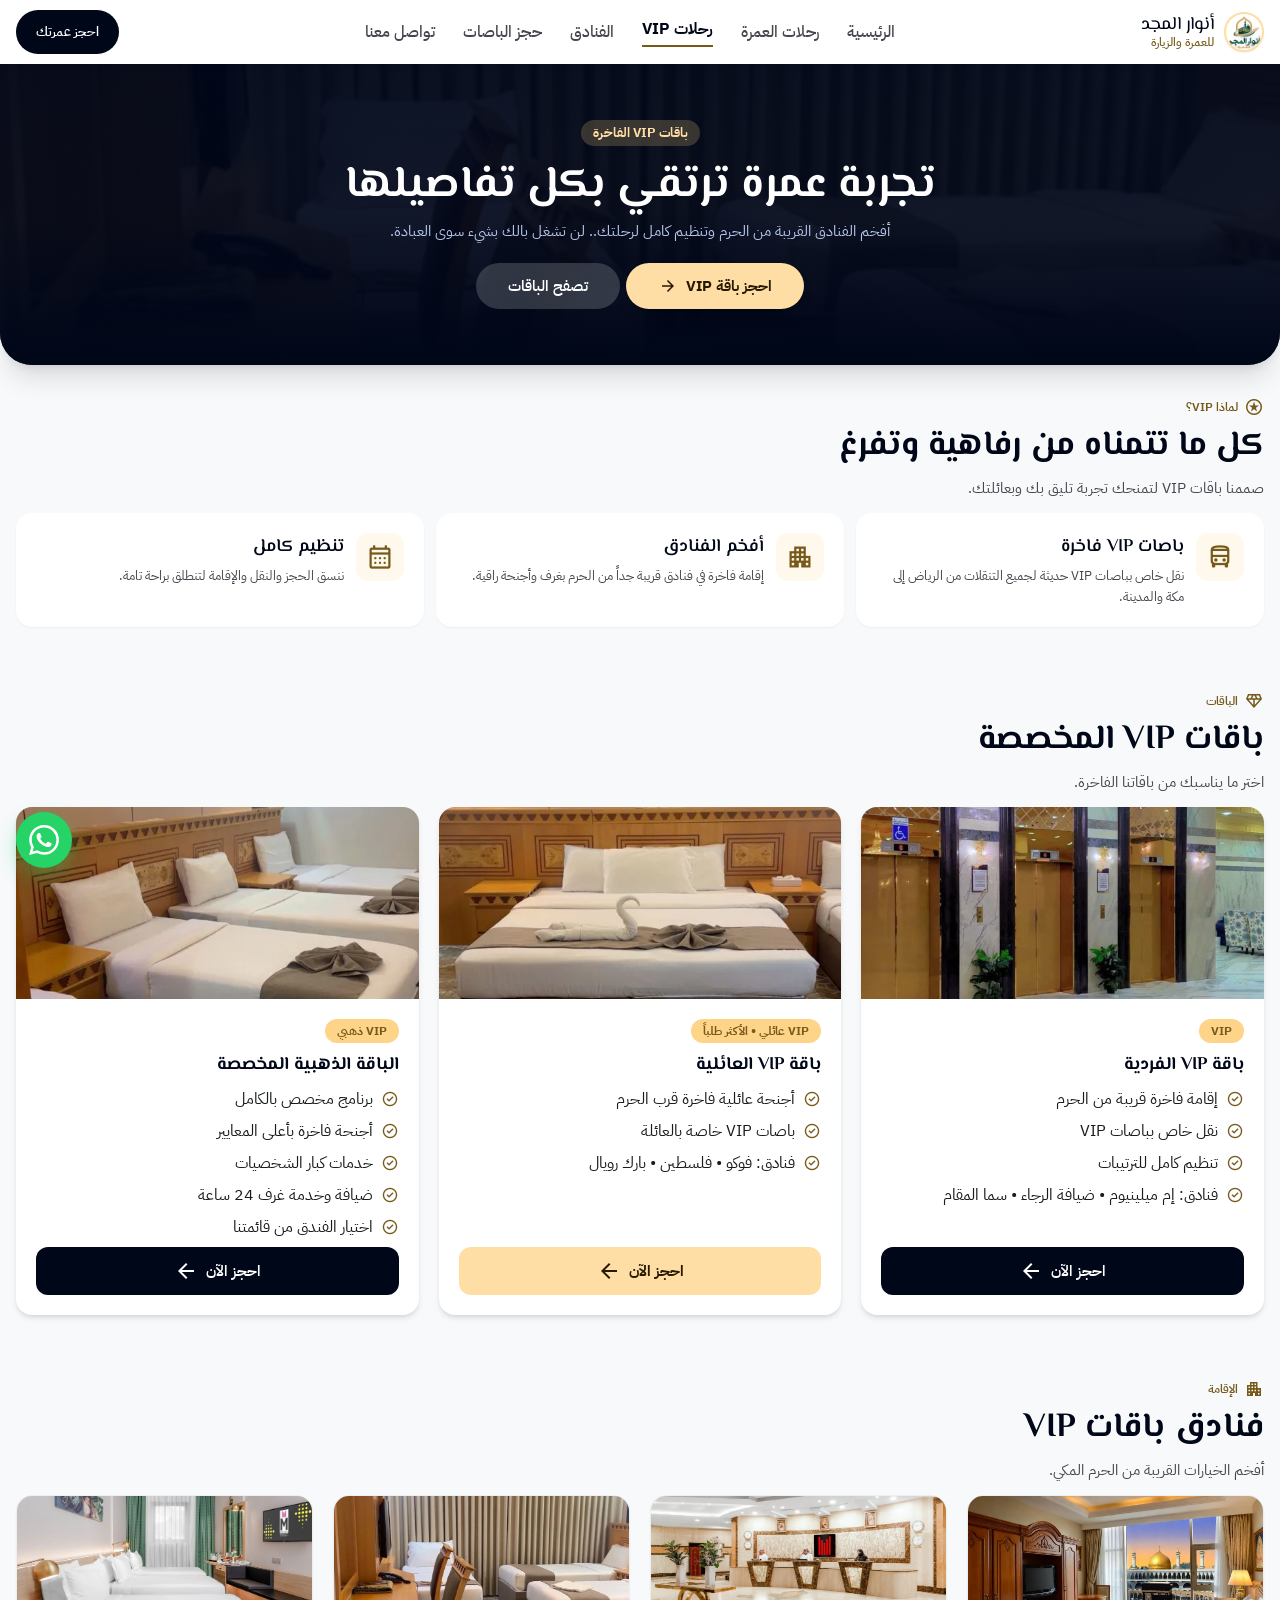
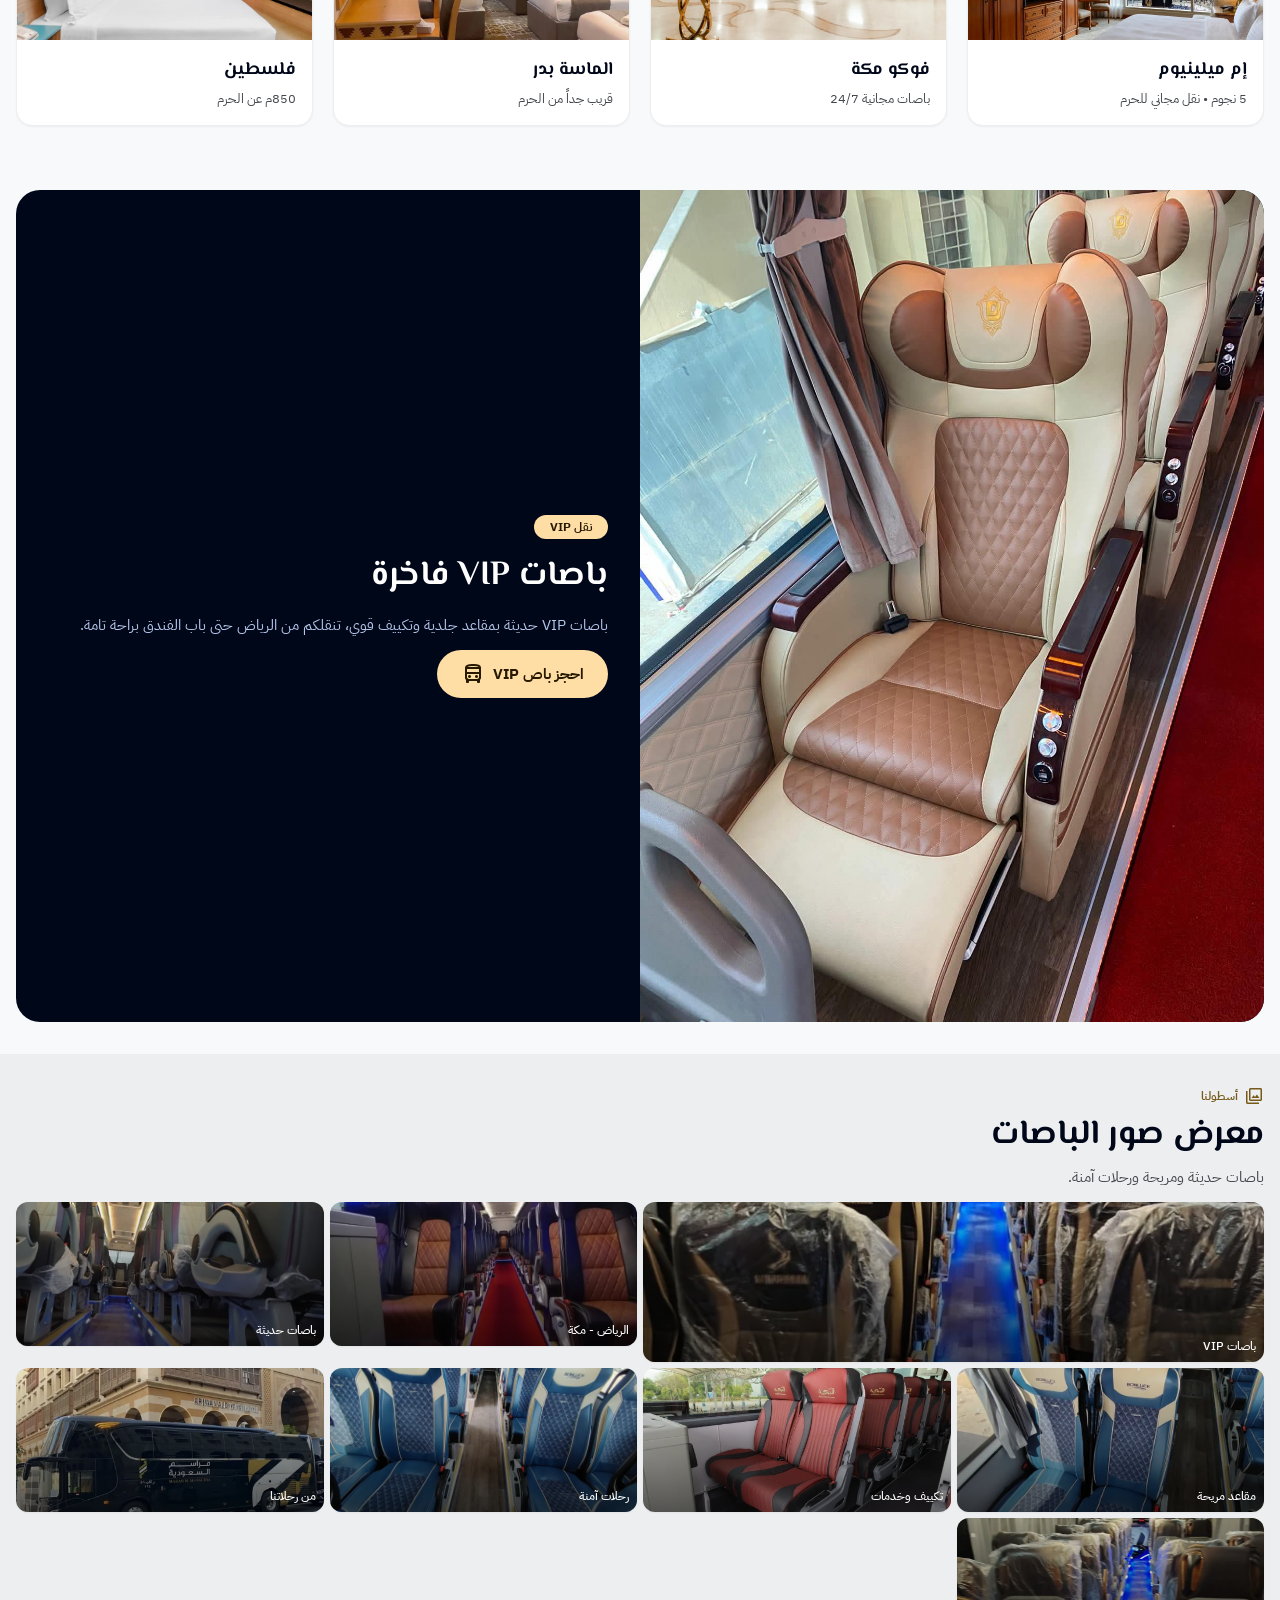
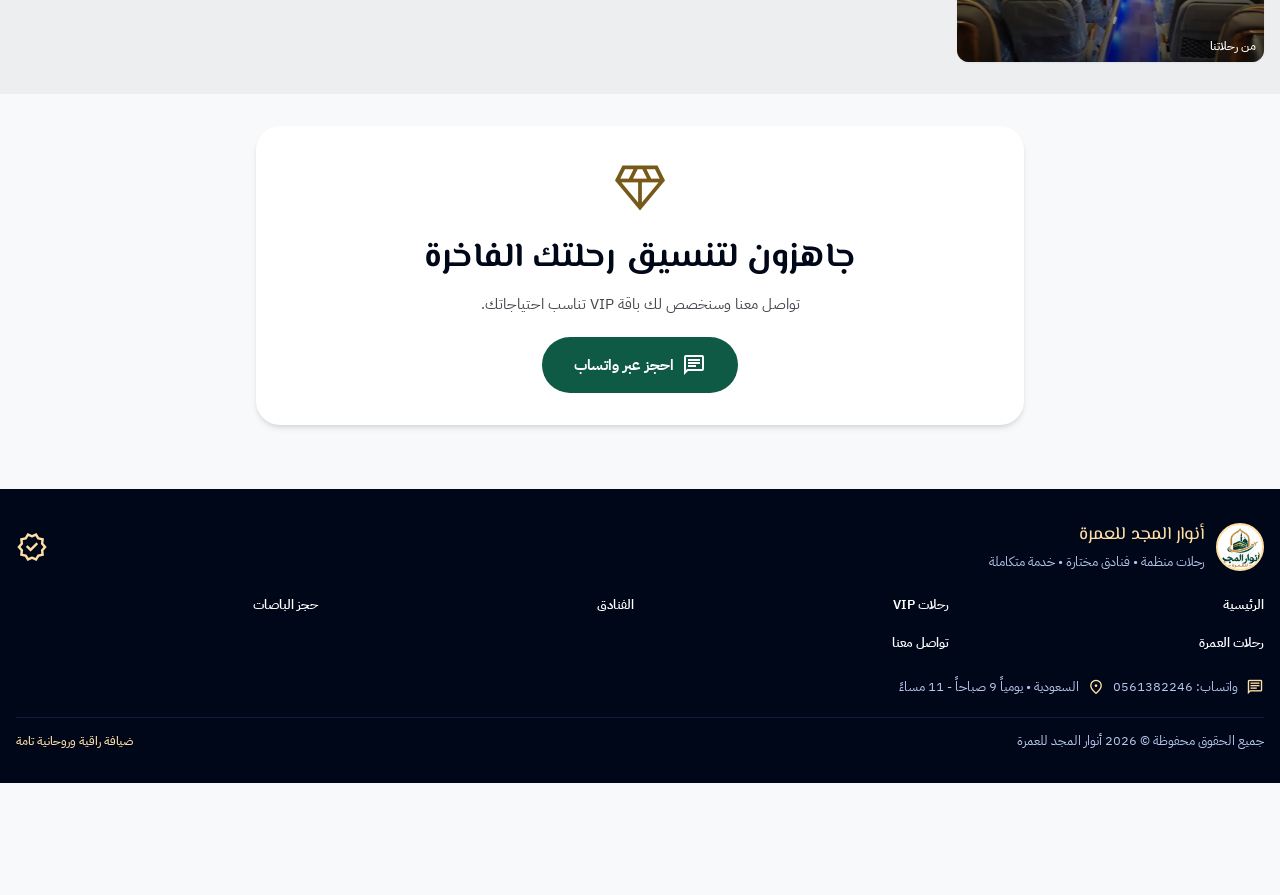
<file: vip.html>
﻿<!DOCTYPE html>
<html dir="rtl" lang="ar"><head><meta charset="utf-8"/>
<meta content="width=device-width, initial-scale=1.0, maximum-scale=1.0, viewport-fit=cover" name="viewport"/>
<!-- Google Tag Manager -->
<script>(function(w,d,s,l,i){w[l]=w[l]||[];w[l].push({'gtm.start':new Date().getTime(),event:'gtm.js'});var f=d.getElementsByTagName(s)[0],j=d.createElement(s),dl=l!='dataLayer'?'&l='+l:'';j.async=true;j.src='https://www.googletagmanager.com/gtm.js?id='+i+dl;f.parentNode.insertBefore(j,f);})(window,document,'script','dataLayer','GTM-NN2KW634');</script>
<!-- Google tag (gtag.js) -->
<script async src="https://www.googletagmanager.com/gtag/js?id=AW-18585336769"></script>
<script>
window.dataLayer=window.dataLayer||[];function gtag(){dataLayer.push(arguments);}
gtag('js',new Date());gtag('config','AW-18585336769');
// Conversion: إرسال نموذج عملاء محتملين — fired on every WhatsApp click / booking-form submit
function gtag_report_conversion(url){var callback=function(){if(typeof(url)!='undefined'){window.location=url;}};gtag('event','conversion',{'send_to':'AW-18585336769/vYCaCLPv47sdEMH3lp5F','value':1.0,'currency':'SAR','event_callback':callback});return false;}
function trackWA(){try{gtag_report_conversion();}catch(e){}}
document.addEventListener('click',function(e){var a=e.target.closest&&e.target.closest('a[href*="wa.me/"]');if(a)trackWA();},true);
window.addEventListener('load',function(){document.querySelectorAll('[data-bg]').forEach(function(el){el.style.backgroundImage="url('"+el.getAttribute('data-bg')+"')";});});
</script>
<title>رحلات VIP | أنوار المجد للعمرة</title>
<link href="img/favicon.png" rel="icon" type="image/png"/><link href="img/apple-touch-icon.png" rel="apple-touch-icon"/>
<meta content="باقات عمرة VIP فاخرة: أفخم الفنادق القريبة من الحرم وتنظيم كامل لرحلتك." name="description"/>
<meta content="رحلات VIP | أنوار المجد للعمرة" property="og:title"/>
<meta content="باقات عمرة VIP فاخرة: أفخم الفنادق القريبة من الحرم وتنظيم كامل لرحلتك." property="og:description"/>
<meta content="https://anwaralmajd.online/img/hotel/vip1.webp" property="og:image"/>
<link href="https://fonts.googleapis.com" rel="preconnect"/><link crossorigin="" href="https://fonts.gstatic.com" rel="preconnect"/>
<link href="https://fonts.googleapis.com/css2?family=El+Messiri:wght@600;700&family=IBM+Plex+Sans+Arabic:wght@400;500;600;700&display=swap" rel="stylesheet" media="print" onload="this.media='all'"/>
<link href="https://fonts.googleapis.com/css2?family=Material+Symbols+Outlined:opsz,wght,FILL,GRAD@24,400,0,0&icon_names=ac_unit,airline_seat_recline_normal,apartment,arrow_back,arrow_forward,calendar_month,chat,check_box,check_circle,dashboard_customize,diamond,directions_bus,event_available,expand_more,groups,headset_mic,help,home,location_on,map,mosque,north_west,photo_library,pin_drop,route,schedule,security,send,shield,stars,support_agent,touch_app,travel_explore,verified,verified_user,workspace_premium&display=block" rel="stylesheet" media="print" onload="this.media='all'"/>
<noscript><link href="https://fonts.googleapis.com/css2?family=El+Messiri:wght@600;700&family=IBM+Plex+Sans+Arabic:wght@400;500;600;700&display=swap" rel="stylesheet"/><link href="https://fonts.googleapis.com/css2?family=Material+Symbols+Outlined:opsz,wght,FILL,GRAD@24,400,0,0&icon_names=ac_unit,airline_seat_recline_normal,apartment,arrow_back,arrow_forward,calendar_month,chat,check_box,check_circle,dashboard_customize,diamond,directions_bus,event_available,expand_more,groups,headset_mic,help,home,location_on,map,mosque,north_west,photo_library,pin_drop,route,schedule,security,send,shield,stars,support_agent,touch_app,travel_explore,verified,verified_user,workspace_premium&display=block" rel="stylesheet"/></noscript>
<link rel="preload" as="image" href="img/hotel/vip1.webp" fetchpriority="high"/>
<link href="css/site.css?v=2" rel="stylesheet"/>
</head><body class="bg-surface text-on-surface flex flex-col min-h-screen relative selection:bg-secondary-container">
<!-- Google Tag Manager (noscript) -->
<noscript><iframe src="https://www.googletagmanager.com/ns.html?id=GTM-NN2KW634" height="0" width="0" style="display:none;visibility:hidden"></iframe></noscript>
<header class="fixed top-0 w-full z-50 bg-surface-container-lowest/90 backdrop-blur-xl shadow-[0_1px_8px_rgba(0,0,0,0.04)] pt-safe">
<div class="max-w-7xl mx-auto h-16 px-gutter-mobile flex items-center justify-between">
<a href="./" class="flex items-center gap-space-xs">
<img alt="أنوار المجد للعمرة" class="h-10 w-10 rounded-full object-cover border-2 border-secondary-fixed shadow-sm bg-white" width="60" height="40" decoding="async" src="img/logo.webp"/>
<div class="flex flex-col pr-1"><span class="font-headline-sm text-primary tracking-tight leading-none">أنوار المجد</span><span class="font-label-sm text-secondary leading-none mt-0.5">للعمرة والزيارة</span></div></a>
<nav class="hidden lg:flex gap-7 items-center">
<a class="text-on-surface-variant hover:text-primary font-medium transition-colors" href="./">الرئيسية</a><a class="text-on-surface-variant hover:text-primary font-medium transition-colors" href="./#packages">رحلات العمرة</a><a class="text-primary font-bold border-b-2 border-secondary pb-1" href="vip">رحلات VIP</a><a class="text-on-surface-variant hover:text-primary font-medium transition-colors" href="hotels">الفنادق</a><a class="text-on-surface-variant hover:text-primary font-medium transition-colors" href="buses">حجز الباصات</a><a class="text-on-surface-variant hover:text-primary font-medium transition-colors" href="./#contact">تواصل معنا</a>
</nav>
<div class="flex items-center gap-2">
<a href="https://wa.me/966561382246?text=%D8%A7%D9%84%D8%B3%D9%84%D8%A7%D9%85%20%D8%B9%D9%84%D9%8A%D9%83%D9%85%D8%8C%20%D8%A3%D8%B1%D8%BA%D8%A8%20%D8%A8%D8%A7%D9%84%D8%A7%D8%B3%D8%AA%D9%81%D8%B3%D8%A7%D8%B1%20%D8%B9%D9%86%20%D8%B1%D8%AD%D9%84%D8%A7%D8%AA%20%D8%A7%D9%84%D8%B9%D9%85%D8%B1%D8%A9" target="_blank" rel="noopener" aria-label="واتساب" class="sm:hidden w-10 h-10 rounded-full bg-[#25D366] text-white flex items-center justify-center"><svg class="wa-icon text-[22px]" viewBox="0 0 24 24" aria-hidden="true"><path d="M17.472 14.382c-.297-.149-1.758-.867-2.03-.967-.273-.099-.471-.148-.67.15-.197.297-.767.966-.94 1.164-.173.199-.347.223-.644.075-.297-.15-1.255-.463-2.39-1.475-.883-.788-1.48-1.761-1.653-2.059-.173-.297-.018-.458.13-.606.134-.133.298-.347.446-.52.149-.174.198-.298.298-.497.099-.198.05-.371-.025-.52-.075-.149-.669-1.612-.916-2.207-.242-.579-.487-.5-.669-.51-.173-.008-.371-.01-.57-.01-.198 0-.52.074-.792.372-.272.297-1.04 1.016-1.04 2.479 0 1.462 1.065 2.875 1.213 3.074.149.198 2.096 3.2 5.077 4.487.709.306 1.262.489 1.694.625.712.227 1.36.195 1.871.118.571-.085 1.758-.719 2.006-1.413.248-.694.248-1.289.173-1.413-.074-.124-.272-.198-.57-.347m-5.421 7.403h-.004a9.87 9.87 0 01-5.031-1.378l-.361-.214-3.741.982.998-3.648-.235-.374a9.86 9.86 0 01-1.51-5.26c.001-5.45 4.436-9.884 9.888-9.884 2.64 0 5.122 1.03 6.988 2.898a9.825 9.825 0 012.893 6.994c-.003 5.45-4.437 9.884-9.885 9.884m8.413-18.297A11.815 11.815 0 0012.05 0C5.495 0 .16 5.335.157 11.892c0 2.096.547 4.142 1.588 5.945L.057 24l6.305-1.654a11.882 11.882 0 005.683 1.448h.005c6.554 0 11.89-5.335 11.893-11.893a11.821 11.821 0 00-3.48-8.413z"/></svg></a>
<a class="hidden sm:flex min-h-[44px] px-5 rounded-full bg-primary text-on-primary items-center justify-center font-label-md transition-transform active:scale-95" href="https://wa.me/966561382246?text=%D8%A7%D9%84%D8%B3%D9%84%D8%A7%D9%85%20%D8%B9%D9%84%D9%8A%D9%83%D9%85%D8%8C%20%D8%A3%D8%B1%D8%BA%D8%A8%20%D9%81%D9%8A%20%D8%AD%D8%AC%D8%B2%20%D8%B1%D8%AD%D9%84%D8%A9%20%D8%B9%D9%85%D8%B1%D8%A9" target="_blank" rel="noopener">احجز عمرتك</a>
</div></div></header><main class="flex-1 w-full bg-surface pt-16 pb-28"><div class="flex flex-col w-full"><section class="relative w-full overflow-hidden bg-primary text-on-primary rounded-b-[2rem] shadow-xl"><div class="absolute inset-0 bg-cover bg-center opacity-40" style="background-image:url(img/hotel/vip1.webp)"></div><div class="absolute inset-0 bg-gradient-to-b from-primary/85 via-primary/80 to-primary"></div><div class="relative z-10 max-w-7xl mx-auto px-gutter-mobile py-space-xl flex flex-col items-center text-center"><div class="inline-flex items-center gap-1.5 px-space-sm py-1 rounded-full bg-secondary-container/20 text-secondary-fixed backdrop-blur-md mb-space-sm"><span class="font-label-md font-bold">باقات VIP الفاخرة</span></div><h1 class="font-headline-xl-mobile text-on-primary font-bold leading-tight">تجربة عمرة ترتقي بكل تفاصيلها</h1><p class="font-body-md text-primary-fixed-dim max-w-xl mt-space-xs leading-relaxed">أفخم الفنادق القريبة من الحرم وتنظيم كامل لرحلتك.. لن تشغل بالك بشيء سوى العبادة.</p><div class="flex flex-col sm:flex-row gap-space-xs mt-space-md"><a class="sm:px-8 py-3 px-space-md rounded-full bg-secondary-fixed text-on-secondary-fixed font-label-lg font-bold flex items-center justify-center gap-2 shadow-lg active:scale-95 transition-transform" href="https://wa.me/966561382246?text=%D8%A7%D9%84%D8%B3%D9%84%D8%A7%D9%85%20%D8%B9%D9%84%D9%8A%D9%83%D9%85%D8%8C%20%D8%A3%D8%B1%D8%BA%D8%A8%20%D8%A8%D8%A7%D9%84%D8%AD%D8%AC%D8%B2%20%D8%A8%D8%A7%D9%82%D8%A9%20VIP%20%D9%84%D9%84%D8%B9%D9%85%D8%B1%D8%A9" target="_blank" rel="noopener"><span>احجز باقة VIP</span><span class="material-symbols-outlined text-[20px]">arrow_forward</span></a><a class="sm:px-8 py-3 px-space-md rounded-full bg-surface-container-highest/20 text-on-primary backdrop-blur-md font-label-lg flex items-center justify-center gap-2" href="#packages"><span>تصفح الباقات</span></a></div></div></section><section class="w-full px-gutter-mobile py-space-lg"><div class="max-w-7xl mx-auto"><div class="flex flex-col text-right mb-space-sm"><div class="flex items-center gap-1.5 text-secondary mb-1"><span class="material-symbols-outlined text-[20px]">stars</span><span class="font-label-sm font-semibold uppercase tracking-wider">لماذا VIP؟</span></div><h2 class="font-headline-lg text-primary font-bold">كل ما تتمناه من رفاهية وتفرغ</h2><p class="font-body-md text-on-surface-variant mt-1">صممنا باقات VIP لتمنحك تجربة تليق بك وبعائلتك.</p></div><div class="grid grid-cols-1 md:grid-cols-3 gap-space-sm"><div class="bg-surface-container-lowest p-space-md rounded-2xl shadow-sm flex items-start gap-space-sm text-right">
<div class="w-12 h-12 rounded-xl bg-secondary-fixed/20 flex items-center justify-center shrink-0 text-secondary"><span class="material-symbols-outlined text-[28px]">directions_bus</span></div>
<div class="flex flex-col"><h3 class="font-headline-sm text-primary font-semibold">باصات VIP فاخرة</h3><p class="font-body-sm text-on-surface-variant mt-1">نقل خاص بباصات VIP حديثة لجميع التنقلات من الرياض إلى مكة والمدينة.</p></div></div><div class="bg-surface-container-lowest p-space-md rounded-2xl shadow-sm flex items-start gap-space-sm text-right">
<div class="w-12 h-12 rounded-xl bg-secondary-fixed/20 flex items-center justify-center shrink-0 text-secondary"><span class="material-symbols-outlined text-[28px]">apartment</span></div>
<div class="flex flex-col"><h3 class="font-headline-sm text-primary font-semibold">أفخم الفنادق</h3><p class="font-body-sm text-on-surface-variant mt-1">إقامة فاخرة في فنادق قريبة جداً من الحرم بغرف وأجنحة راقية.</p></div></div><div class="bg-surface-container-lowest p-space-md rounded-2xl shadow-sm flex items-start gap-space-sm text-right">
<div class="w-12 h-12 rounded-xl bg-secondary-fixed/20 flex items-center justify-center shrink-0 text-secondary"><span class="material-symbols-outlined text-[28px]">calendar_month</span></div>
<div class="flex flex-col"><h3 class="font-headline-sm text-primary font-semibold">تنظيم كامل</h3><p class="font-body-sm text-on-surface-variant mt-1">ننسق الحجز والنقل والإقامة لتنطلق براحة تامة.</p></div></div></div></div></section><section class="w-full px-gutter-mobile py-space-lg" id="packages"><div class="max-w-7xl mx-auto"><div class="flex flex-col text-right mb-space-sm"><div class="flex items-center gap-1.5 text-secondary mb-1"><span class="material-symbols-outlined text-[20px]">diamond</span><span class="font-label-sm font-semibold uppercase tracking-wider">الباقات</span></div><h2 class="font-headline-lg text-primary font-bold">باقات VIP المخصصة</h2><p class="font-body-md text-on-surface-variant mt-1">اختر ما يناسبك من باقاتنا الفاخرة.</p></div><div class="grid grid-cols-1 md:grid-cols-3 gap-space-md"><article class="bg-surface-container-lowest rounded-2xl overflow-hidden shadow-md flex flex-col"><img decoding="async" src="img/hotel/vip2.webp" alt="باقة VIP الفردية" loading="lazy" class="h-48 w-full object-cover"/><div class="p-space-md flex flex-col gap-2 text-right flex-1"><span class="self-start bg-secondary-container text-on-secondary-container font-label-sm font-bold px-3 py-1 rounded-full">VIP</span><h3 class="font-headline-sm text-primary font-bold">باقة VIP الفردية</h3><li class="flex items-center gap-2"><span class="material-symbols-outlined text-secondary text-[18px]">check_circle</span><span>إقامة فاخرة قريبة من الحرم</span></li><li class="flex items-center gap-2"><span class="material-symbols-outlined text-secondary text-[18px]">check_circle</span><span>نقل خاص بباصات VIP</span></li><li class="flex items-center gap-2"><span class="material-symbols-outlined text-secondary text-[18px]">check_circle</span><span>تنظيم كامل للترتيبات</span></li><li class="flex items-center gap-2"><span class="material-symbols-outlined text-secondary text-[18px]">check_circle</span><span>فنادق: إم ميلينيوم • ضيافة الرجاء • سما المقام</span></li><a href="https://wa.me/966561382246?text=%D8%A7%D9%84%D8%B3%D9%84%D8%A7%D9%85%20%D8%B9%D9%84%D9%8A%D9%83%D9%85%D8%8C%20%D8%A3%D8%B1%D8%BA%D8%A8%20%D8%A8%D8%AD%D8%AC%D8%B2%20%D8%A8%D8%A7%D9%82%D8%A9%20VIP%20%D8%A7%D9%84%D9%81%D8%B1%D8%AF%D9%8A%D8%A9" target="_blank" rel="noopener" class="mt-auto inline-flex items-center justify-center gap-2 font-label-lg py-3 rounded-xl bg-primary text-on-primary">احجز الآن<span class="material-symbols-outlined">arrow_back</span></a></div></article><article class="bg-surface-container-lowest rounded-2xl overflow-hidden shadow-md flex flex-col"><img decoding="async" src="img/hotel/vip4.webp" alt="باقة VIP العائلية" loading="lazy" class="h-48 w-full object-cover"/><div class="p-space-md flex flex-col gap-2 text-right flex-1"><span class="self-start bg-secondary-container text-on-secondary-container font-label-sm font-bold px-3 py-1 rounded-full">VIP عائلي • الأكثر طلباً</span><h3 class="font-headline-sm text-primary font-bold">باقة VIP العائلية</h3><li class="flex items-center gap-2"><span class="material-symbols-outlined text-secondary text-[18px]">check_circle</span><span>أجنحة عائلية فاخرة قرب الحرم</span></li><li class="flex items-center gap-2"><span class="material-symbols-outlined text-secondary text-[18px]">check_circle</span><span>باصات VIP خاصة بالعائلة</span></li><li class="flex items-center gap-2"><span class="material-symbols-outlined text-secondary text-[18px]">check_circle</span><span>فنادق: فوكو • فلسطين • بارك رويال</span></li><a href="https://wa.me/966561382246?text=%D8%A7%D9%84%D8%B3%D9%84%D8%A7%D9%85%20%D8%B9%D9%84%D9%8A%D9%83%D9%85%D8%8C%20%D8%A3%D8%B1%D8%BA%D8%A8%20%D8%A8%D8%AD%D8%AC%D8%B2%20%D8%A8%D8%A7%D9%82%D8%A9%20VIP%20%D8%A7%D9%84%D8%B9%D8%A7%D8%A6%D9%84%D9%8A%D8%A9" target="_blank" rel="noopener" class="mt-auto inline-flex items-center justify-center gap-2 font-label-lg py-3 rounded-xl bg-secondary-fixed text-on-secondary-fixed font-bold">احجز الآن<span class="material-symbols-outlined">arrow_back</span></a></div></article><article class="bg-surface-container-lowest rounded-2xl overflow-hidden shadow-md flex flex-col"><img decoding="async" src="img/hotel/vip16.webp" alt="الباقة الذهبية المخصصة" loading="lazy" class="h-48 w-full object-cover"/><div class="p-space-md flex flex-col gap-2 text-right flex-1"><span class="self-start bg-secondary-container text-on-secondary-container font-label-sm font-bold px-3 py-1 rounded-full">VIP ذهبي</span><h3 class="font-headline-sm text-primary font-bold">الباقة الذهبية المخصصة</h3><li class="flex items-center gap-2"><span class="material-symbols-outlined text-secondary text-[18px]">check_circle</span><span>برنامج مخصص بالكامل</span></li><li class="flex items-center gap-2"><span class="material-symbols-outlined text-secondary text-[18px]">check_circle</span><span>أجنحة فاخرة بأعلى المعايير</span></li><li class="flex items-center gap-2"><span class="material-symbols-outlined text-secondary text-[18px]">check_circle</span><span>خدمات كبار الشخصيات</span></li><li class="flex items-center gap-2"><span class="material-symbols-outlined text-secondary text-[18px]">check_circle</span><span>ضيافة وخدمة غرف 24 ساعة</span></li><li class="flex items-center gap-2"><span class="material-symbols-outlined text-secondary text-[18px]">check_circle</span><span>اختيار الفندق من قائمتنا</span></li><a href="https://wa.me/966561382246?text=%D8%A7%D9%84%D8%B3%D9%84%D8%A7%D9%85%20%D8%B9%D9%84%D9%8A%D9%83%D9%85%D8%8C%20%D8%A3%D8%B1%D8%BA%D8%A8%20%D8%A8%D8%AD%D8%AC%D8%B2%20%D8%A7%D9%84%D8%A8%D8%A7%D9%82%D8%A9%20%D8%A7%D9%84%D8%B0%D9%87%D8%A8%D9%8A%D8%A9%20VIP" target="_blank" rel="noopener" class="mt-auto inline-flex items-center justify-center gap-2 font-label-lg py-3 rounded-xl bg-primary text-on-primary">احجز الآن<span class="material-symbols-outlined">arrow_back</span></a></div></article></div></div></section><section class="w-full px-gutter-mobile py-space-lg"><div class="max-w-7xl mx-auto"><div class="flex flex-col text-right mb-space-sm"><div class="flex items-center gap-1.5 text-secondary mb-1"><span class="material-symbols-outlined text-[20px]">apartment</span><span class="font-label-sm font-semibold uppercase tracking-wider">الإقامة</span></div><h2 class="font-headline-lg text-primary font-bold">فنادق باقات VIP</h2><p class="font-body-md text-on-surface-variant mt-1">أفخم الخيارات القريبة من الحرم المكي.</p></div><div class="grid grid-cols-1 sm:grid-cols-2 lg:grid-cols-4 gap-space-md"><a href="hotels" class="group bg-surface-container-lowest rounded-2xl border border-surface-container shadow-sm overflow-hidden">
<img decoding="async" src="img/hotel/hotel-5stars-kaaba-view.webp" alt="إم ميلينيوم" loading="lazy" class="h-36 w-full object-cover group-hover:scale-105 transition-transform duration-500"/>
<div class="p-4"><h3 class="font-headline-sm text-primary font-bold">إم ميلينيوم</h3><p class="font-body-sm text-on-surface-variant mt-1">5 نجوم • نقل مجاني للحرم</p></div></a><a href="hotels" class="group bg-surface-container-lowest rounded-2xl border border-surface-container shadow-sm overflow-hidden">
<img decoding="async" src="img/hotel/h7.webp" alt="فوكو مكة" loading="lazy" class="h-36 w-full object-cover group-hover:scale-105 transition-transform duration-500"/>
<div class="p-4"><h3 class="font-headline-sm text-primary font-bold">فوكو مكة</h3><p class="font-body-sm text-on-surface-variant mt-1">باصات مجانية 24/7</p></div></a><a href="hotels" class="group bg-surface-container-lowest rounded-2xl border border-surface-container shadow-sm overflow-hidden">
<img decoding="async" src="img/hotel/h11.webp" alt="الماسة بدر" loading="lazy" class="h-36 w-full object-cover group-hover:scale-105 transition-transform duration-500"/>
<div class="p-4"><h3 class="font-headline-sm text-primary font-bold">الماسة بدر</h3><p class="font-body-sm text-on-surface-variant mt-1">قريب جداً من الحرم</p></div></a><a href="hotels" class="group bg-surface-container-lowest rounded-2xl border border-surface-container shadow-sm overflow-hidden">
<img decoding="async" src="img/hotel/h10.webp" alt="فلسطين" loading="lazy" class="h-36 w-full object-cover group-hover:scale-105 transition-transform duration-500"/>
<div class="p-4"><h3 class="font-headline-sm text-primary font-bold">فلسطين</h3><p class="font-body-sm text-on-surface-variant mt-1">850م عن الحرم</p></div></a></div></div></section><section class="w-full px-gutter-mobile py-space-lg"><div class="max-w-7xl mx-auto bg-primary rounded-3xl overflow-hidden grid grid-cols-1 md:grid-cols-2"><img decoding="async" src="img/bus/vip22.webp" alt="باص VIP" loading="lazy" class="h-64 md:h-full w-full object-cover"/><div class="p-space-lg flex flex-col justify-center gap-3"><span class="self-start bg-secondary-fixed text-on-secondary-fixed font-label-sm font-bold px-4 py-1 rounded-full">نقل VIP</span><h2 class="font-headline-lg text-on-primary font-bold">باصات VIP فاخرة</h2><p class="font-body-md text-primary-fixed-dim leading-relaxed">باصات VIP حديثة بمقاعد جلدية وتكييف قوي، تنقلكم من الرياض حتى باب الفندق براحة تامة.</p><a href="buses" class="self-start inline-flex items-center gap-2 bg-secondary-fixed text-on-secondary-fixed font-label-lg font-bold px-6 py-3 rounded-full">احجز باص VIP<span class="material-symbols-outlined">directions_bus</span></a></div></div></section><section class="w-full bg-surface-container px-gutter-mobile py-space-lg"><div class="max-w-7xl mx-auto"><div class="flex flex-col text-right mb-space-sm"><div class="flex items-center gap-1.5 text-secondary mb-1"><span class="material-symbols-outlined text-[20px]">photo_library</span><span class="font-label-sm font-semibold uppercase tracking-wider">أسطولنا</span></div><h2 class="font-headline-lg text-primary font-bold">معرض صور الباصات</h2><p class="font-body-md text-on-surface-variant mt-1">باصات حديثة ومريحة ورحلات آمنة.</p></div><div class="grid grid-cols-2 lg:grid-cols-4 gap-space-xs"><div class="relative rounded-xl overflow-hidden h-40 col-span-2 shadow-sm group">
<img decoding="async" src="img/bus/busvip1.webp" alt="باصات VIP" loading="lazy" class="w-full h-full object-cover group-hover:scale-105 transition-transform duration-500"/>
<div class="absolute inset-0 bg-gradient-to-t from-black/60 to-transparent"></div>
<span class="absolute bottom-2 right-2 text-white font-label-sm">باصات VIP</span></div><div class="relative rounded-xl overflow-hidden h-36 shadow-sm group">
<img decoding="async" src="img/bus/riyadh-makkah.webp" alt="الرياض - مكة" loading="lazy" class="w-full h-full object-cover group-hover:scale-105 transition-transform duration-500"/>
<div class="absolute inset-0 bg-gradient-to-t from-black/60 to-transparent"></div>
<span class="absolute bottom-2 right-2 text-white font-label-sm">الرياض - مكة</span></div><div class="relative rounded-xl overflow-hidden h-36 shadow-sm group">
<img decoding="async" src="img/bus/bus2.webp" alt="باصات حديثة" loading="lazy" class="w-full h-full object-cover group-hover:scale-105 transition-transform duration-500"/>
<div class="absolute inset-0 bg-gradient-to-t from-black/60 to-transparent"></div>
<span class="absolute bottom-2 right-2 text-white font-label-sm">باصات حديثة</span></div><div class="relative rounded-xl overflow-hidden h-36 shadow-sm group">
<img decoding="async" src="img/bus/bus3.webp" alt="مقاعد مريحة" loading="lazy" class="w-full h-full object-cover group-hover:scale-105 transition-transform duration-500"/>
<div class="absolute inset-0 bg-gradient-to-t from-black/60 to-transparent"></div>
<span class="absolute bottom-2 right-2 text-white font-label-sm">مقاعد مريحة</span></div><div class="relative rounded-xl overflow-hidden h-36 shadow-sm group">
<img decoding="async" src="img/bus/bus7.webp" alt="تكييف وخدمات" loading="lazy" class="w-full h-full object-cover group-hover:scale-105 transition-transform duration-500"/>
<div class="absolute inset-0 bg-gradient-to-t from-black/60 to-transparent"></div>
<span class="absolute bottom-2 right-2 text-white font-label-sm">تكييف وخدمات</span></div><div class="relative rounded-xl overflow-hidden h-36 shadow-sm group">
<img decoding="async" src="img/bus/bus5.webp" alt="رحلات آمنة" loading="lazy" class="w-full h-full object-cover group-hover:scale-105 transition-transform duration-500"/>
<div class="absolute inset-0 bg-gradient-to-t from-black/60 to-transparent"></div>
<span class="absolute bottom-2 right-2 text-white font-label-sm">رحلات آمنة</span></div><div class="relative rounded-xl overflow-hidden h-36 shadow-sm group">
<img decoding="async" src="img/new/trip3.min.webp" alt="من رحلاتنا" loading="lazy" class="w-full h-full object-cover group-hover:scale-105 transition-transform duration-500"/>
<div class="absolute inset-0 bg-gradient-to-t from-black/60 to-transparent"></div>
<span class="absolute bottom-2 right-2 text-white font-label-sm">من رحلاتنا</span></div><div class="relative rounded-xl overflow-hidden h-36 shadow-sm group">
<img decoding="async" src="img/new/trip4.min.webp" alt="من رحلاتنا" loading="lazy" class="w-full h-full object-cover group-hover:scale-105 transition-transform duration-500"/>
<div class="absolute inset-0 bg-gradient-to-t from-black/60 to-transparent"></div>
<span class="absolute bottom-2 right-2 text-white font-label-sm">من رحلاتنا</span></div></div></div></section><section class="w-full px-gutter-mobile py-space-lg"><div class="max-w-3xl mx-auto text-center bg-surface-container-lowest rounded-3xl shadow-md p-space-lg"><span class="material-symbols-outlined text-secondary text-6xl">diamond</span><h2 class="font-headline-lg text-primary font-bold mt-2">جاهزون لتنسيق رحلتك الفاخرة</h2><p class="font-body-md text-on-surface-variant mt-2">تواصل معنا وسنخصص لك باقة VIP تناسب احتياجاتك.</p><div class="flex flex-col sm:flex-row gap-space-xs justify-center mt-space-md"><a href="https://wa.me/966561382246?text=%D8%A7%D9%84%D8%B3%D9%84%D8%A7%D9%85%20%D8%B9%D9%84%D9%8A%D9%83%D9%85%D8%8C%20%D8%A3%D8%B1%D8%BA%D8%A8%20%D8%A8%D8%A7%D9%84%D8%A7%D8%B3%D8%AA%D9%81%D8%B3%D8%A7%D8%B1%20%D8%B9%D9%86%20%D8%B1%D8%AD%D9%84%D8%A7%D8%AA%20%D8%A7%D9%84%D8%B9%D9%85%D8%B1%D8%A9" target="_blank" rel="noopener" class="inline-flex items-center justify-center gap-2 bg-[#0E5A44] text-white font-label-lg font-bold px-8 py-4 rounded-full"><span class="material-symbols-outlined">chat</span>احجز عبر واتساب</a></div></div></section></div><script>
function toggleFaq(btn){var c=btn.nextElementSibling;var ic=btn.querySelector('.material-symbols-outlined');var h=c.classList.contains('hidden');document.querySelectorAll('#faq-accordion > div > div').forEach(function(el){el.classList.add('hidden');});document.querySelectorAll('#faq-accordion button span.material-symbols-outlined').forEach(function(i){i.style.transform='rotate(0deg)';});if(h){c.classList.remove('hidden');if(ic)ic.style.transform='rotate(180deg)';}}
document.addEventListener('DOMContentLoaded',function(){
var tabs=document.querySelectorAll('#package-tabs button');tabs.forEach(function(tab){tab.addEventListener('click',function(){tabs.forEach(function(x){x.className='shrink-0 px-4 py-2 rounded-full bg-surface-container text-on-surface font-label-md';});tab.className='shrink-0 px-4 py-2 rounded-full bg-primary text-on-primary font-label-md shadow-sm';var f=tab.dataset.filter;document.querySelectorAll('[data-cat]').forEach(function(card){card.style.display=(f==='all'||card.dataset.cat===f)?'':'none';});});});
var hb=document.querySelectorAll('.filter-btn');hb.forEach(function(b){b.addEventListener('click',function(){hb.forEach(function(x){x.classList.remove('active');});b.classList.add('active');var f=b.dataset.filter;document.querySelectorAll('.hotel-card').forEach(function(card){card.style.display=(f==='all'||card.dataset.city===f)?'':'none';});});});
var slides=document.querySelectorAll('.hero-slide');if(slides.length>1){var i=0;setInterval(function(){slides[i].classList.add('opacity-0');i=(i+1)%slides.length;slides[i].classList.remove('opacity-0');},4500);}
});
</script><script>
document.addEventListener('DOMContentLoaded',function(){
var f=document.getElementById('bookingForm');if(f){f.addEventListener('submit',function(e){e.preventDefault();var req=['bFrom','bPeople','bDate','bType','bDays'];var ok=true;req.forEach(function(id){var el=document.getElementById(id);var v=(el.value||'').trim();var valid=v!==''&&((el.type!=='number')||(+v>=1));el.classList.toggle('border-red-400',!valid);if(!valid)ok=false;});var err=document.getElementById('formError');if(!ok){err.textContent='يرجى تعبئة جميع الحقول المطلوبة.';err.classList.remove('hidden');return;}err.classList.add('hidden');var msg='*طلب حجز رحلة عمرة - أنوار المجد*%0A';msg+='مدينة الانطلاق: '+document.getElementById('bFrom').value+'%0A';msg+='عدد الأفراد: '+document.getElementById('bPeople').value+'%0A';msg+='التاريخ: '+document.getElementById('bDate').value+'%0A';msg+='النوع: '+document.getElementById('bType').value+'%0A';msg+='الأيام: '+document.getElementById('bDays').value;trackWA(),window.open('https://wa.me/966561382246?text='+encodeURIComponent(document.getElementById('bFrom').value+' | '+document.getElementById('bPeople').value+' أفراد | '+document.getElementById('bDate').value+' | '+document.getElementById('bType').value+' | '+document.getElementById('bDays').value+' أيام - طلب حجز عمرة أنوار المجد'),'_blank');});}
var bf=document.getElementById('busForm');if(bf){bf.addEventListener('submit',function(e){e.preventDefault();var from=document.getElementById('fromCity').value;var to=document.getElementById('toCity').value;var d=document.getElementById('tripDate').value;if(!from||!to||!d){alert('يرجى تعبئة جميع الحقول المطلوبة');return;}var p=document.getElementById('passengers').value;var c=document.getElementById('busClass').value;var n=document.getElementById('notes').value;var msg='حجز باص - أنوار المجد%0Aمن: '+from+'%0Aإلى: '+to+'%0Aالتاريخ: '+d+'%0Aالركاب: '+p+'%0Aالنوع: '+c+(n?'%0Aملاحظات: '+n:'');trackWA(),window.open('https://wa.me/966561382246?text='+encodeURIComponent(msg),'_blank');});}
});
</script><footer class="w-full bg-primary text-on-primary mt-space-lg px-gutter-mobile py-space-lg"><div class="max-w-7xl mx-auto flex flex-col gap-space-md">
<div class="flex items-center justify-between"><div class="flex items-center gap-3">
<img alt="أنوار المجد للعمرة" class="h-12 w-12 rounded-full object-cover border-2 border-secondary-fixed bg-white" width="60" height="40" decoding="async" src="img/logo.webp"/>
<div class="flex flex-col"><span class="font-headline-sm text-secondary-fixed">أنوار المجد للعمرة</span><span class="font-body-sm text-primary-fixed-dim mt-0.5">رحلات منظمة • فنادق مختارة • خدمة متكاملة</span></div></div>
<span class="material-symbols-outlined text-secondary-fixed text-[32px]">verified</span></div>
<div class="grid grid-cols-2 md:grid-cols-4 gap-space-sm font-label-md">
<a class="py-1 hover:text-white transition-colors" href="./">الرئيسية</a>
<a class="py-1 hover:text-white transition-colors" href="vip">رحلات VIP</a>
<a class="py-1 hover:text-white transition-colors" href="hotels">الفنادق</a>
<a class="py-1 hover:text-white transition-colors" href="buses">حجز الباصات</a>
<a class="py-1 hover:text-white transition-colors" href="./#packages">رحلات العمرة</a>
<a class="py-1 hover:text-white transition-colors" href="./#contact">تواصل معنا</a></div>
<div class="flex flex-col sm:flex-row gap-2 sm:items-center font-body-sm text-primary-fixed-dim">
<a class="flex items-center gap-2" href="https://wa.me/966561382246?text=%D8%A7%D9%84%D8%B3%D9%84%D8%A7%D9%85%20%D8%B9%D9%84%D9%8A%D9%83%D9%85%D8%8C%20%D8%A3%D8%B1%D8%BA%D8%A8%20%D8%A8%D8%A7%D9%84%D8%A7%D8%B3%D8%AA%D9%81%D8%B3%D8%A7%D8%B1%20%D8%B9%D9%86%20%D8%B1%D8%AD%D9%84%D8%A7%D8%AA%20%D8%A7%D9%84%D8%B9%D9%85%D8%B1%D8%A9" target="_blank" rel="noopener"><span class="material-symbols-outlined text-[18px] text-secondary-fixed">chat</span><span>واتساب: <span dir="ltr">0561382246</span></span></a>
<span class="flex items-center gap-2"><span class="material-symbols-outlined text-[18px] text-secondary-fixed">location_on</span>السعودية • يومياً 9 صباحاً - 11 مساءً</span></div>
<div class="pt-space-sm border-t border-primary-container flex items-center justify-between font-body-sm text-primary-fixed-dim"><span>جميع الحقوق محفوظة © 2026 أنوار المجد للعمرة</span><span class="font-label-sm text-secondary-fixed">ضيافة راقية وروحانية تامة</span></div>
</div></footer></main><a class="fixed bottom-24 lg:bottom-8 left-4 z-40 w-14 h-14 rounded-full bg-[#25D366] text-white shadow-[0_8px_20px_rgba(37,211,102,0.35)] flex items-center justify-center min-h-[56px] min-w-[56px] transition-transform active:scale-95" href="https://wa.me/966561382246?text=%D8%A7%D9%84%D8%B3%D9%84%D8%A7%D9%85%20%D8%B9%D9%84%D9%8A%D9%83%D9%85%D8%8C%20%D8%A3%D8%B1%D8%BA%D8%A8%20%D8%A8%D8%A7%D9%84%D8%A7%D8%B3%D8%AA%D9%81%D8%B3%D8%A7%D8%B1%20%D8%B9%D9%86%20%D8%B1%D8%AD%D9%84%D8%A7%D8%AA%20%D8%A7%D9%84%D8%B9%D9%85%D8%B1%D8%A9" rel="noopener" target="_blank" aria-label="واتساب"><svg class="wa-icon text-[30px]" viewBox="0 0 24 24" aria-hidden="true"><path d="M17.472 14.382c-.297-.149-1.758-.867-2.03-.967-.273-.099-.471-.148-.67.15-.197.297-.767.966-.94 1.164-.173.199-.347.223-.644.075-.297-.15-1.255-.463-2.39-1.475-.883-.788-1.48-1.761-1.653-2.059-.173-.297-.018-.458.13-.606.134-.133.298-.347.446-.52.149-.174.198-.298.298-.497.099-.198.05-.371-.025-.52-.075-.149-.669-1.612-.916-2.207-.242-.579-.487-.5-.669-.51-.173-.008-.371-.01-.57-.01-.198 0-.52.074-.792.372-.272.297-1.04 1.016-1.04 2.479 0 1.462 1.065 2.875 1.213 3.074.149.198 2.096 3.2 5.077 4.487.709.306 1.262.489 1.694.625.712.227 1.36.195 1.871.118.571-.085 1.758-.719 2.006-1.413.248-.694.248-1.289.173-1.413-.074-.124-.272-.198-.57-.347m-5.421 7.403h-.004a9.87 9.87 0 01-5.031-1.378l-.361-.214-3.741.982.998-3.648-.235-.374a9.86 9.86 0 01-1.51-5.26c.001-5.45 4.436-9.884 9.888-9.884 2.64 0 5.122 1.03 6.988 2.898a9.825 9.825 0 012.893 6.994c-.003 5.45-4.437 9.884-9.885 9.884m8.413-18.297A11.815 11.815 0 0012.05 0C5.495 0 .16 5.335.157 11.892c0 2.096.547 4.142 1.588 5.945L.057 24l6.305-1.654a11.882 11.882 0 005.683 1.448h.005c6.554 0 11.89-5.335 11.893-11.893a11.821 11.821 0 00-3.48-8.413z"/></svg></a>
<nav class="fixed bottom-0 w-full z-50 pb-safe bg-surface-container-lowest/90 backdrop-blur-xl shadow-[0_-4px_20px_rgba(13,31,60,0.06)] lg:hidden">
<div class="flex justify-around items-center h-16 px-space-xs">
<a class="flex flex-col items-center justify-center min-w-[44px] min-h-[44px] transition-colors text-on-surface-variant" href="./"><span class="material-symbols-outlined text-[22px]">mosque</span><span class="font-label-sm mt-0.5">الرئيسية</span></a><a aria-current="page" class="flex flex-col items-center justify-center min-w-[44px] min-h-[44px] transition-colors text-secondary font-semibold" href="vip"><span class="material-symbols-outlined text-[22px]">diamond</span><span class="font-label-sm mt-0.5">VIP</span></a><a class="flex flex-col items-center justify-center min-w-[44px] min-h-[44px] transition-colors text-on-surface-variant" href="hotels"><span class="material-symbols-outlined text-[22px]">apartment</span><span class="font-label-sm mt-0.5">الفنادق</span></a><a class="flex flex-col items-center justify-center min-w-[44px] min-h-[44px] transition-colors text-on-surface-variant" href="buses"><span class="material-symbols-outlined text-[22px]">directions_bus</span><span class="font-label-sm mt-0.5">الباصات</span></a><a class="flex flex-col items-center justify-center min-w-[44px] min-h-[44px] text-on-surface-variant transition-colors" href="https://wa.me/966561382246?text=%D8%A7%D9%84%D8%B3%D9%84%D8%A7%D9%85%20%D8%B9%D9%84%D9%8A%D9%83%D9%85%D8%8C%20%D8%A3%D8%B1%D8%BA%D8%A8%20%D8%A8%D8%A7%D9%84%D8%A7%D8%B3%D8%AA%D9%81%D8%B3%D8%A7%D8%B1%20%D8%B9%D9%86%20%D8%B1%D8%AD%D9%84%D8%A7%D8%AA%20%D8%A7%D9%84%D8%B9%D9%85%D8%B1%D8%A9" target="_blank" rel="noopener"><svg class="wa-icon text-[22px] text-[#25D366]" viewBox="0 0 24 24" aria-hidden="true"><path d="M17.472 14.382c-.297-.149-1.758-.867-2.03-.967-.273-.099-.471-.148-.67.15-.197.297-.767.966-.94 1.164-.173.199-.347.223-.644.075-.297-.15-1.255-.463-2.39-1.475-.883-.788-1.48-1.761-1.653-2.059-.173-.297-.018-.458.13-.606.134-.133.298-.347.446-.52.149-.174.198-.298.298-.497.099-.198.05-.371-.025-.52-.075-.149-.669-1.612-.916-2.207-.242-.579-.487-.5-.669-.51-.173-.008-.371-.01-.57-.01-.198 0-.52.074-.792.372-.272.297-1.04 1.016-1.04 2.479 0 1.462 1.065 2.875 1.213 3.074.149.198 2.096 3.2 5.077 4.487.709.306 1.262.489 1.694.625.712.227 1.36.195 1.871.118.571-.085 1.758-.719 2.006-1.413.248-.694.248-1.289.173-1.413-.074-.124-.272-.198-.57-.347m-5.421 7.403h-.004a9.87 9.87 0 01-5.031-1.378l-.361-.214-3.741.982.998-3.648-.235-.374a9.86 9.86 0 01-1.51-5.26c.001-5.45 4.436-9.884 9.888-9.884 2.64 0 5.122 1.03 6.988 2.898a9.825 9.825 0 012.893 6.994c-.003 5.45-4.437 9.884-9.885 9.884m8.413-18.297A11.815 11.815 0 0012.05 0C5.495 0 .16 5.335.157 11.892c0 2.096.547 4.142 1.588 5.945L.057 24l6.305-1.654a11.882 11.882 0 005.683 1.448h.005c6.554 0 11.89-5.335 11.893-11.893a11.821 11.821 0 00-3.48-8.413z"/></svg><span class="font-label-sm mt-0.5">واتساب</span></a>
</div></nav></body></html>
</file>
<file: css/site.css>
*,:after,:before{--tw-border-spacing-x:0;--tw-border-spacing-y:0;--tw-translate-x:0;--tw-translate-y:0;--tw-rotate:0;--tw-skew-x:0;--tw-skew-y:0;--tw-scale-x:1;--tw-scale-y:1;--tw-pan-x: ;--tw-pan-y: ;--tw-pinch-zoom: ;--tw-scroll-snap-strictness:proximity;--tw-gradient-from-position: ;--tw-gradient-via-position: ;--tw-gradient-to-position: ;--tw-ordinal: ;--tw-slashed-zero: ;--tw-numeric-figure: ;--tw-numeric-spacing: ;--tw-numeric-fraction: ;--tw-ring-inset: ;--tw-ring-offset-width:0px;--tw-ring-offset-color:#fff;--tw-ring-color:rgba(59,130,246,.5);--tw-ring-offset-shadow:0 0 #0000;--tw-ring-shadow:0 0 #0000;--tw-shadow:0 0 #0000;--tw-shadow-colored:0 0 #0000;--tw-blur: ;--tw-brightness: ;--tw-contrast: ;--tw-grayscale: ;--tw-hue-rotate: ;--tw-invert: ;--tw-saturate: ;--tw-sepia: ;--tw-drop-shadow: ;--tw-backdrop-blur: ;--tw-backdrop-brightness: ;--tw-backdrop-contrast: ;--tw-backdrop-grayscale: ;--tw-backdrop-hue-rotate: ;--tw-backdrop-invert: ;--tw-backdrop-opacity: ;--tw-backdrop-saturate: ;--tw-backdrop-sepia: ;--tw-contain-size: ;--tw-contain-layout: ;--tw-contain-paint: ;--tw-contain-style: }::backdrop{--tw-border-spacing-x:0;--tw-border-spacing-y:0;--tw-translate-x:0;--tw-translate-y:0;--tw-rotate:0;--tw-skew-x:0;--tw-skew-y:0;--tw-scale-x:1;--tw-scale-y:1;--tw-pan-x: ;--tw-pan-y: ;--tw-pinch-zoom: ;--tw-scroll-snap-strictness:proximity;--tw-gradient-from-position: ;--tw-gradient-via-position: ;--tw-gradient-to-position: ;--tw-ordinal: ;--tw-slashed-zero: ;--tw-numeric-figure: ;--tw-numeric-spacing: ;--tw-numeric-fraction: ;--tw-ring-inset: ;--tw-ring-offset-width:0px;--tw-ring-offset-color:#fff;--tw-ring-color:rgba(59,130,246,.5);--tw-ring-offset-shadow:0 0 #0000;--tw-ring-shadow:0 0 #0000;--tw-shadow:0 0 #0000;--tw-shadow-colored:0 0 #0000;--tw-blur: ;--tw-brightness: ;--tw-contrast: ;--tw-grayscale: ;--tw-hue-rotate: ;--tw-invert: ;--tw-saturate: ;--tw-sepia: ;--tw-drop-shadow: ;--tw-backdrop-blur: ;--tw-backdrop-brightness: ;--tw-backdrop-contrast: ;--tw-backdrop-grayscale: ;--tw-backdrop-hue-rotate: ;--tw-backdrop-invert: ;--tw-backdrop-opacity: ;--tw-backdrop-saturate: ;--tw-backdrop-sepia: ;--tw-contain-size: ;--tw-contain-layout: ;--tw-contain-paint: ;--tw-contain-style: }/*! tailwindcss v3.4.17 | MIT License | https://tailwindcss.com*/*,:after,:before{box-sizing:border-box;border:0 solid #e5e7eb}:after,:before{--tw-content:""}:host,html{line-height:1.5;-webkit-text-size-adjust:100%;-moz-tab-size:4;-o-tab-size:4;tab-size:4;font-family:IBM Plex Sans Arabic,system-ui,-apple-system,Segoe UI,Tahoma,sans-serif;font-feature-settings:normal;font-variation-settings:normal;-webkit-tap-highlight-color:transparent}body{margin:0;line-height:inherit}hr{height:0;color:inherit;border-top-width:1px}abbr:where([title]){-webkit-text-decoration:underline dotted;text-decoration:underline dotted}h1,h2,h3,h4,h5,h6{font-size:inherit;font-weight:inherit}a{color:inherit;text-decoration:inherit}b,strong{font-weight:bolder}code,kbd,pre,samp{font-family:ui-monospace,SFMono-Regular,Menlo,Monaco,Consolas,Liberation Mono,Courier New,monospace;font-feature-settings:normal;font-variation-settings:normal;font-size:1em}small{font-size:80%}sub,sup{font-size:75%;line-height:0;position:relative;vertical-align:baseline}sub{bottom:-.25em}sup{top:-.5em}table{text-indent:0;border-color:inherit;border-collapse:collapse}button,input,optgroup,select,textarea{font-family:inherit;font-feature-settings:inherit;font-variation-settings:inherit;font-size:100%;font-weight:inherit;line-height:inherit;letter-spacing:inherit;color:inherit;margin:0;padding:0}button,select{text-transform:none}button,input:where([type=button]),input:where([type=reset]),input:where([type=submit]){-webkit-appearance:button;background-color:transparent;background-image:none}:-moz-focusring{outline:auto}:-moz-ui-invalid{box-shadow:none}progress{vertical-align:baseline}::-webkit-inner-spin-button,::-webkit-outer-spin-button{height:auto}[type=search]{-webkit-appearance:textfield;outline-offset:-2px}::-webkit-search-decoration{-webkit-appearance:none}::-webkit-file-upload-button{-webkit-appearance:button;font:inherit}summary{display:list-item}blockquote,dd,dl,figure,h1,h2,h3,h4,h5,h6,hr,p,pre{margin:0}fieldset{margin:0}fieldset,legend{padding:0}menu,ol,ul{list-style:none;margin:0;padding:0}dialog{padding:0}textarea{resize:vertical}input::-moz-placeholder,textarea::-moz-placeholder{opacity:1;color:#9ca3af}input::placeholder,textarea::placeholder{opacity:1;color:#9ca3af}[role=button],button{cursor:pointer}:disabled{cursor:default}audio,canvas,embed,iframe,img,object,svg,video{display:block;vertical-align:middle}img,video{max-width:100%;height:auto}[hidden]:where(:not([hidden=until-found])){display:none}body,html{width:100%;margin:0;padding:0}html{scroll-behavior:smooth;-webkit-text-size-adjust:100%}body{font-family:IBM Plex Sans Arabic,system-ui,-apple-system,Segoe UI,Tahoma,sans-serif;min-height:max(884px,100dvh);overscroll-behavior:none;-webkit-font-smoothing:antialiased;-moz-osx-font-smoothing:grayscale;text-rendering:optimizeLegibility}:lang(ar) [class*=tracking-]{letter-spacing:0!important}::-webkit-scrollbar{display:none}.pb-safe{padding-bottom:env(safe-area-inset-bottom,0)}.pt-safe{padding-top:env(safe-area-inset-top,0)}main>:first-child{margin-top:0!important}main>:last-child{margin-bottom:0!important}.no-scrollbar::-webkit-scrollbar{display:none}.no-scrollbar{scrollbar-width:none}.font-headline-lg,.font-headline-sm,.font-headline-xl-mobile{font-family:El Messiri,IBM Plex Sans Arabic,serif}.font-headline-xl-mobile{font-size:30px;line-height:46px}.font-headline-lg{font-size:28px;line-height:42px}.font-headline-sm{font-size:18px;line-height:28px}.font-body-md{font-size:15px;line-height:26px}.font-body-sm{font-size:13px;line-height:21px}.font-label-lg{font-size:15px;line-height:22px;font-weight:600}.font-label-md{font-size:13px;line-height:18px;font-weight:600}.font-label-sm{font-size:12px;line-height:16px;font-weight:500}@media (min-width:768px){.font-headline-xl-mobile{font-size:44px;line-height:64px}.font-headline-lg{font-size:34px;line-height:50px}}.hero-slide{transition:opacity 1.2s ease-in-out}.material-symbols-outlined{font-family:Material Symbols Outlined;font-weight:400;font-style:normal;font-size:24px;line-height:1;overflow:hidden;white-space:nowrap;direction:ltr;letter-spacing:normal!important;text-transform:none;word-wrap:normal;font-feature-settings:"liga";-webkit-font-smoothing:antialiased}.material-symbols-outlined,.wa-icon{display:inline-block;width:1em;height:1em}.wa-icon{fill:currentColor}.fixed{position:fixed}.absolute{position:absolute}.relative{position:relative}.inset-0{inset:0}.-bottom-16{bottom:-4rem}.-bottom-20{bottom:-5rem}.-left-16{left:-4rem}.-left-20{left:-5rem}.-right-16{right:-4rem}.-right-20{right:-5rem}.-top-16{top:-4rem}.-top-20{top:-5rem}.bottom-0{bottom:0}.bottom-2{bottom:.5rem}.bottom-24{bottom:6rem}.bottom-3{bottom:.75rem}.left-4{left:1rem}.right-2{right:.5rem}.right-3{right:.75rem}.top-0{top:0}.top-3{top:.75rem}.z-10{z-index:10}.z-20{z-index:20}.z-40{z-index:40}.z-50{z-index:50}.col-span-2{grid-column:span 2/span 2}.mx-auto{margin-left:auto;margin-right:auto}.my-space-sm{margin-top:.75rem;margin-bottom:.75rem}.-mt-8{margin-top:-2rem}.mb-1{margin-bottom:.25rem}.mb-2{margin-bottom:.5rem}.mb-3{margin-bottom:.75rem}.mb-space-md{margin-bottom:1.25rem}.mb-space-sm{margin-bottom:.75rem}.mb-space-xs{margin-bottom:.375rem}.mt-0\.5{margin-top:.125rem}.mt-1{margin-top:.25rem}.mt-2{margin-top:.5rem}.mt-3{margin-top:.75rem}.mt-4{margin-top:1rem}.mt-auto{margin-top:auto}.mt-space-lg{margin-top:2rem}.mt-space-md{margin-top:1.25rem}.mt-space-xs{margin-top:.375rem}.block{display:block}.flex{display:flex}.inline-flex{display:inline-flex}.grid{display:grid}.hidden{display:none}.h-10{height:2.5rem}.h-11{height:2.75rem}.h-12{height:3rem}.h-14{height:3.5rem}.h-16{height:4rem}.h-20{height:5rem}.h-36{height:9rem}.h-40{height:10rem}.h-48{height:12rem}.h-52{height:13rem}.h-64{height:16rem}.h-72{height:18rem}.h-8{height:2rem}.h-full{height:100%}.min-h-\[280px\]{min-height:280px}.min-h-\[44px\]{min-height:44px}.min-h-\[56px\]{min-height:56px}.min-h-screen{min-height:100vh}.w-10{width:2.5rem}.w-11{width:2.75rem}.w-12{width:3rem}.w-14{width:3.5rem}.w-20{width:5rem}.w-48{width:12rem}.w-64{width:16rem}.w-8{width:2rem}.w-full{width:100%}.min-w-\[44px\]{min-width:44px}.min-w-\[56px\]{min-width:56px}.max-w-2xl{max-width:42rem}.max-w-3xl{max-width:48rem}.max-w-7xl{max-width:80rem}.max-w-md{max-width:28rem}.max-w-xl{max-width:36rem}.flex-1{flex:1 1 0%}.shrink-0{flex-shrink:0}.transform{transform:translate(var(--tw-translate-x),var(--tw-translate-y)) rotate(var(--tw-rotate)) skewX(var(--tw-skew-x)) skewY(var(--tw-skew-y)) scaleX(var(--tw-scale-x)) scaleY(var(--tw-scale-y))}.grid-cols-1{grid-template-columns:repeat(1,minmax(0,1fr))}.grid-cols-2{grid-template-columns:repeat(2,minmax(0,1fr))}.flex-col{flex-direction:column}.flex-wrap{flex-wrap:wrap}.items-start{align-items:flex-start}.items-center{align-items:center}.justify-center{justify-content:center}.justify-between{justify-content:space-between}.justify-around{justify-content:space-around}.gap-1{gap:.25rem}.gap-1\.5{gap:.375rem}.gap-2{gap:.5rem}.gap-3{gap:.75rem}.gap-4{gap:1rem}.gap-6{gap:1.5rem}.gap-7{gap:1.75rem}.gap-space-md{gap:1.25rem}.gap-space-sm{gap:.75rem}.gap-space-xs{gap:.375rem}.self-start{align-self:flex-start}.self-end{align-self:flex-end}.overflow-hidden{overflow:hidden}.overflow-x-auto{overflow-x:auto}.rounded-2xl{border-radius:1rem}.rounded-3xl{border-radius:1.5rem}.rounded-full{border-radius:9999px}.rounded-lg{border-radius:.5rem}.rounded-xl{border-radius:.75rem}.rounded-b-\[2rem\]{border-bottom-right-radius:2rem;border-bottom-left-radius:2rem}.border{border-width:1px}.border-2{border-width:2px}.border-b-2{border-bottom-width:2px}.border-t{border-top-width:1px}.border-on-primary\/10{border-color:hsla(0,0%,100%,.1)}.border-outline-variant{--tw-border-opacity:1;border-color:rgb(197 198 206/var(--tw-border-opacity,1))}.border-primary-container{--tw-border-opacity:1;border-color:rgb(13 31 60/var(--tw-border-opacity,1))}.border-red-200{--tw-border-opacity:1;border-color:rgb(254 202 202/var(--tw-border-opacity,1))}.border-red-400{--tw-border-opacity:1;border-color:rgb(248 113 113/var(--tw-border-opacity,1))}.border-secondary{--tw-border-opacity:1;border-color:rgb(119 90 25/var(--tw-border-opacity,1))}.border-secondary-fixed{--tw-border-opacity:1;border-color:rgb(255 222 165/var(--tw-border-opacity,1))}.border-surface-container{--tw-border-opacity:1;border-color:rgb(236 238 240/var(--tw-border-opacity,1))}.bg-\[\#0E5A44\]{--tw-bg-opacity:1;background-color:rgb(14 90 68/var(--tw-bg-opacity,1))}.bg-\[\#25D366\]{--tw-bg-opacity:1;background-color:rgb(37 211 102/var(--tw-bg-opacity,1))}.bg-\[\#25D366\]\/10{background-color:rgba(37,211,102,.1)}.bg-on-primary\/10{background-color:hsla(0,0%,100%,.1)}.bg-on-primary\/5{background-color:hsla(0,0%,100%,.05)}.bg-primary{--tw-bg-opacity:1;background-color:rgb(0 7 25/var(--tw-bg-opacity,1))}.bg-primary-container{--tw-bg-opacity:1;background-color:rgb(13 31 60/var(--tw-bg-opacity,1))}.bg-red-50{--tw-bg-opacity:1;background-color:rgb(254 242 242/var(--tw-bg-opacity,1))}.bg-secondary{--tw-bg-opacity:1;background-color:rgb(119 90 25/var(--tw-bg-opacity,1))}.bg-secondary-container{--tw-bg-opacity:1;background-color:rgb(254 212 136/var(--tw-bg-opacity,1))}.bg-secondary-container\/20{background-color:hsla(39,98%,76%,.2)}.bg-secondary-fixed{--tw-bg-opacity:1;background-color:rgb(255 222 165/var(--tw-bg-opacity,1))}.bg-secondary-fixed\/15{background-color:rgba(255,222,165,.15)}.bg-secondary-fixed\/20{background-color:rgba(255,222,165,.2)}.bg-secondary\/15{background-color:rgba(119,90,25,.15)}.bg-secondary\/20{background-color:rgba(119,90,25,.2)}.bg-surface{--tw-bg-opacity:1;background-color:rgb(247 249 251/var(--tw-bg-opacity,1))}.bg-surface-container{--tw-bg-opacity:1;background-color:rgb(236 238 240/var(--tw-bg-opacity,1))}.bg-surface-container-highest\/10{background-color:hsla(204,9%,89%,.1)}.bg-surface-container-highest\/20{background-color:hsla(204,9%,89%,.2)}.bg-surface-container-low{--tw-bg-opacity:1;background-color:rgb(242 244 246/var(--tw-bg-opacity,1))}.bg-surface-container-lowest{--tw-bg-opacity:1;background-color:rgb(255 255 255/var(--tw-bg-opacity,1))}.bg-surface-container-lowest\/90{background-color:hsla(0,0%,100%,.9)}.bg-white{--tw-bg-opacity:1;background-color:rgb(255 255 255/var(--tw-bg-opacity,1))}.bg-gradient-to-b{background-image:linear-gradient(to bottom,var(--tw-gradient-stops))}.bg-gradient-to-t{background-image:linear-gradient(to top,var(--tw-gradient-stops))}.from-black\/60{--tw-gradient-from:rgba(0,0,0,.6) var(--tw-gradient-from-position);--tw-gradient-to:transparent var(--tw-gradient-to-position);--tw-gradient-stops:var(--tw-gradient-from),var(--tw-gradient-to)}.from-primary\/70{--tw-gradient-from:rgba(0,7,25,.7) var(--tw-gradient-from-position);--tw-gradient-to:rgba(0,7,25,0) var(--tw-gradient-to-position);--tw-gradient-stops:var(--tw-gradient-from),var(--tw-gradient-to)}.from-primary\/80{--tw-gradient-from:rgba(0,7,25,.8) var(--tw-gradient-from-position);--tw-gradient-to:rgba(0,7,25,0) var(--tw-gradient-to-position);--tw-gradient-stops:var(--tw-gradient-from),var(--tw-gradient-to)}.from-primary\/85{--tw-gradient-from:rgba(0,7,25,.85) var(--tw-gradient-from-position);--tw-gradient-to:rgba(0,7,25,0) var(--tw-gradient-to-position);--tw-gradient-stops:var(--tw-gradient-from),var(--tw-gradient-to)}.via-primary\/80{--tw-gradient-to:rgba(0,7,25,0) var(--tw-gradient-to-position);--tw-gradient-stops:var(--tw-gradient-from),rgba(0,7,25,.8) var(--tw-gradient-via-position),var(--tw-gradient-to)}.via-primary\/85{--tw-gradient-to:rgba(0,7,25,0) var(--tw-gradient-to-position);--tw-gradient-stops:var(--tw-gradient-from),rgba(0,7,25,.85) var(--tw-gradient-via-position),var(--tw-gradient-to)}.via-transparent{--tw-gradient-to:transparent var(--tw-gradient-to-position);--tw-gradient-stops:var(--tw-gradient-from),transparent var(--tw-gradient-via-position),var(--tw-gradient-to)}.to-black\/30{--tw-gradient-to:rgba(0,0,0,.3) var(--tw-gradient-to-position)}.to-primary{--tw-gradient-to:#000719 var(--tw-gradient-to-position)}.to-transparent{--tw-gradient-to:transparent var(--tw-gradient-to-position)}.bg-cover{background-size:cover}.bg-center{background-position:50%}.object-cover{-o-object-fit:cover;object-fit:cover}.p-2{padding:.5rem}.p-3{padding:.75rem}.p-4{padding:1rem}.p-5{padding:1.25rem}.p-8,.p-space-lg{padding:2rem}.p-space-md{padding:1.25rem}.p-space-sm{padding:.75rem}.px-3{padding-left:.75rem;padding-right:.75rem}.px-4{padding-left:1rem;padding-right:1rem}.px-5{padding-left:1.25rem;padding-right:1.25rem}.px-6{padding-left:1.5rem;padding-right:1.5rem}.px-8{padding-left:2rem;padding-right:2rem}.px-gutter-mobile{padding-left:1rem;padding-right:1rem}.px-space-lg{padding-left:2rem;padding-right:2rem}.px-space-md{padding-left:1.25rem;padding-right:1.25rem}.px-space-sm{padding-left:.75rem;padding-right:.75rem}.px-space-xs{padding-left:.375rem;padding-right:.375rem}.py-1{padding-top:.25rem;padding-bottom:.25rem}.py-2{padding-top:.5rem;padding-bottom:.5rem}.py-3{padding-top:.75rem;padding-bottom:.75rem}.py-3\.5{padding-top:.875rem;padding-bottom:.875rem}.py-4{padding-top:1rem;padding-bottom:1rem}.py-5{padding-top:1.25rem;padding-bottom:1.25rem}.py-space-lg{padding-top:2rem;padding-bottom:2rem}.py-space-md{padding-top:1.25rem;padding-bottom:1.25rem}.py-space-xl{padding-top:3.5rem;padding-bottom:3.5rem}.pb-1{padding-bottom:.25rem}.pb-2{padding-bottom:.5rem}.pb-28{padding-bottom:7rem}.pb-space-lg{padding-bottom:2rem}.pb-space-md{padding-bottom:1.25rem}.pr-1{padding-right:.25rem}.pt-16{padding-top:4rem}.pt-space-md{padding-top:1.25rem}.pt-space-sm{padding-top:.75rem}.pt-space-xs{padding-top:.375rem}.text-center{text-align:center}.text-right{text-align:right}.text-3xl{font-size:1.875rem;line-height:2.25rem}.text-5xl{font-size:3rem;line-height:1}.text-6xl{font-size:3.75rem;line-height:1}.text-7xl{font-size:4.5rem;line-height:1}.text-\[16px\]{font-size:16px}.text-\[18px\]{font-size:18px}.text-\[20px\]{font-size:20px}.text-\[22px\]{font-size:22px}.text-\[28px\]{font-size:28px}.text-\[30px\]{font-size:30px}.text-\[32px\]{font-size:32px}.font-bold{font-weight:700}.font-medium{font-weight:500}.font-semibold{font-weight:600}.uppercase{text-transform:uppercase}.leading-none{line-height:1}.leading-normal{line-height:1.5}.leading-relaxed{line-height:1.625}.leading-tight{line-height:1.25}.tracking-tight{letter-spacing:-.025em}.tracking-wide{letter-spacing:.025em}.tracking-wider{letter-spacing:.05em}.text-\[\#0E8A4D\]{--tw-text-opacity:1;color:rgb(14 138 77/var(--tw-text-opacity,1))}.text-\[\#25D366\]{--tw-text-opacity:1;color:rgb(37 211 102/var(--tw-text-opacity,1))}.text-on-primary,.text-on-secondary{--tw-text-opacity:1;color:rgb(255 255 255/var(--tw-text-opacity,1))}.text-on-secondary-container{--tw-text-opacity:1;color:rgb(120 90 26/var(--tw-text-opacity,1))}.text-on-secondary-fixed{--tw-text-opacity:1;color:rgb(38 25 0/var(--tw-text-opacity,1))}.text-on-surface{--tw-text-opacity:1;color:rgb(25 28 30/var(--tw-text-opacity,1))}.text-on-surface-variant{--tw-text-opacity:1;color:rgb(68 71 77/var(--tw-text-opacity,1))}.text-primary{--tw-text-opacity:1;color:rgb(0 7 25/var(--tw-text-opacity,1))}.text-primary-fixed-dim{--tw-text-opacity:1;color:rgb(182 199 236/var(--tw-text-opacity,1))}.text-red-700{--tw-text-opacity:1;color:rgb(185 28 28/var(--tw-text-opacity,1))}.text-secondary{--tw-text-opacity:1;color:rgb(119 90 25/var(--tw-text-opacity,1))}.text-secondary-fixed{--tw-text-opacity:1;color:rgb(255 222 165/var(--tw-text-opacity,1))}.text-tertiary-fixed{--tw-text-opacity:1;color:rgb(171 241 212/var(--tw-text-opacity,1))}.text-white{--tw-text-opacity:1;color:rgb(255 255 255/var(--tw-text-opacity,1))}.opacity-0{opacity:0}.opacity-100{opacity:1}.opacity-20{opacity:.2}.opacity-40{opacity:.4}.shadow-\[0_-4px_20px_rgba\(13\2c 31\2c 60\2c 0\.06\)\]{--tw-shadow:0 -4px 20px rgba(13,31,60,.06);--tw-shadow-colored:0 -4px 20px var(--tw-shadow-color);box-shadow:var(--tw-ring-offset-shadow,0 0 #0000),var(--tw-ring-shadow,0 0 #0000),var(--tw-shadow)}.shadow-\[0_1px_8px_rgba\(0\2c 0\2c 0\2c 0\.04\)\]{--tw-shadow:0 1px 8px rgba(0,0,0,.04);--tw-shadow-colored:0 1px 8px var(--tw-shadow-color);box-shadow:var(--tw-ring-offset-shadow,0 0 #0000),var(--tw-ring-shadow,0 0 #0000),var(--tw-shadow)}.shadow-\[0_8px_20px_rgba\(37\2c 211\2c 102\2c 0\.35\)\]{--tw-shadow:0 8px 20px rgba(37,211,102,.35);--tw-shadow-colored:0 8px 20px var(--tw-shadow-color)}.shadow-\[0_8px_20px_rgba\(37\2c 211\2c 102\2c 0\.35\)\],.shadow-lg{box-shadow:var(--tw-ring-offset-shadow,0 0 #0000),var(--tw-ring-shadow,0 0 #0000),var(--tw-shadow)}.shadow-lg{--tw-shadow:0 10px 15px -3px rgba(0,0,0,.1),0 4px 6px -4px rgba(0,0,0,.1);--tw-shadow-colored:0 10px 15px -3px var(--tw-shadow-color),0 4px 6px -4px var(--tw-shadow-color)}.shadow-md{--tw-shadow:0 4px 6px -1px rgba(0,0,0,.1),0 2px 4px -2px rgba(0,0,0,.1);--tw-shadow-colored:0 4px 6px -1px var(--tw-shadow-color),0 2px 4px -2px var(--tw-shadow-color)}.shadow-md,.shadow-sm{box-shadow:var(--tw-ring-offset-shadow,0 0 #0000),var(--tw-ring-shadow,0 0 #0000),var(--tw-shadow)}.shadow-sm{--tw-shadow:0 1px 2px 0 rgba(0,0,0,.05);--tw-shadow-colored:0 1px 2px 0 var(--tw-shadow-color)}.shadow-xl{--tw-shadow:0 20px 25px -5px rgba(0,0,0,.1),0 8px 10px -6px rgba(0,0,0,.1);--tw-shadow-colored:0 20px 25px -5px var(--tw-shadow-color),0 8px 10px -6px var(--tw-shadow-color);box-shadow:var(--tw-ring-offset-shadow,0 0 #0000),var(--tw-ring-shadow,0 0 #0000),var(--tw-shadow)}.blur-2xl{--tw-blur:blur(40px)}.blur-2xl,.blur-3xl{filter:var(--tw-blur) var(--tw-brightness) var(--tw-contrast) var(--tw-grayscale) var(--tw-hue-rotate) var(--tw-invert) var(--tw-saturate) var(--tw-sepia) var(--tw-drop-shadow)}.blur-3xl{--tw-blur:blur(64px)}.filter{filter:var(--tw-blur) var(--tw-brightness) var(--tw-contrast) var(--tw-grayscale) var(--tw-hue-rotate) var(--tw-invert) var(--tw-saturate) var(--tw-sepia) var(--tw-drop-shadow)}.backdrop-blur-md{--tw-backdrop-blur:blur(12px)}.backdrop-blur-md,.backdrop-blur-sm{-webkit-backdrop-filter:var(--tw-backdrop-blur) var(--tw-backdrop-brightness) var(--tw-backdrop-contrast) var(--tw-backdrop-grayscale) var(--tw-backdrop-hue-rotate) var(--tw-backdrop-invert) var(--tw-backdrop-opacity) var(--tw-backdrop-saturate) var(--tw-backdrop-sepia);backdrop-filter:var(--tw-backdrop-blur) var(--tw-backdrop-brightness) var(--tw-backdrop-contrast) var(--tw-backdrop-grayscale) var(--tw-backdrop-hue-rotate) var(--tw-backdrop-invert) var(--tw-backdrop-opacity) var(--tw-backdrop-saturate) var(--tw-backdrop-sepia)}.backdrop-blur-sm{--tw-backdrop-blur:blur(4px)}.backdrop-blur-xl{--tw-backdrop-blur:blur(24px);-webkit-backdrop-filter:var(--tw-backdrop-blur) var(--tw-backdrop-brightness) var(--tw-backdrop-contrast) var(--tw-backdrop-grayscale) var(--tw-backdrop-hue-rotate) var(--tw-backdrop-invert) var(--tw-backdrop-opacity) var(--tw-backdrop-saturate) var(--tw-backdrop-sepia);backdrop-filter:var(--tw-backdrop-blur) var(--tw-backdrop-brightness) var(--tw-backdrop-contrast) var(--tw-backdrop-grayscale) var(--tw-backdrop-hue-rotate) var(--tw-backdrop-invert) var(--tw-backdrop-opacity) var(--tw-backdrop-saturate) var(--tw-backdrop-sepia)}.transition{transition-property:color,background-color,border-color,text-decoration-color,fill,stroke,opacity,box-shadow,transform,filter,-webkit-backdrop-filter;transition-property:color,background-color,border-color,text-decoration-color,fill,stroke,opacity,box-shadow,transform,filter,backdrop-filter;transition-property:color,background-color,border-color,text-decoration-color,fill,stroke,opacity,box-shadow,transform,filter,backdrop-filter,-webkit-backdrop-filter;transition-timing-function:cubic-bezier(.4,0,.2,1);transition-duration:.15s}.transition-colors{transition-property:color,background-color,border-color,text-decoration-color,fill,stroke;transition-timing-function:cubic-bezier(.4,0,.2,1);transition-duration:.15s}.transition-transform{transition-property:transform;transition-timing-function:cubic-bezier(.4,0,.2,1);transition-duration:.15s}.duration-300{transition-duration:.3s}.duration-500{transition-duration:.5s}.selection\:bg-secondary-container ::-moz-selection{--tw-bg-opacity:1;background-color:rgb(254 212 136/var(--tw-bg-opacity,1))}.selection\:bg-secondary-container ::selection{--tw-bg-opacity:1;background-color:rgb(254 212 136/var(--tw-bg-opacity,1))}.selection\:bg-secondary-container::-moz-selection{--tw-bg-opacity:1;background-color:rgb(254 212 136/var(--tw-bg-opacity,1))}.selection\:bg-secondary-container::selection{--tw-bg-opacity:1;background-color:rgb(254 212 136/var(--tw-bg-opacity,1))}.hover\:-translate-y-1:hover{--tw-translate-y:-0.25rem;transform:translate(var(--tw-translate-x),var(--tw-translate-y)) rotate(var(--tw-rotate)) skewX(var(--tw-skew-x)) skewY(var(--tw-skew-y)) scaleX(var(--tw-scale-x)) scaleY(var(--tw-scale-y))}.hover\:bg-on-primary\/10:hover{background-color:hsla(0,0%,100%,.1)}.hover\:text-primary:hover{--tw-text-opacity:1;color:rgb(0 7 25/var(--tw-text-opacity,1))}.hover\:text-white:hover{--tw-text-opacity:1;color:rgb(255 255 255/var(--tw-text-opacity,1))}.hover\:opacity-90:hover{opacity:.9}.active\:scale-95:active{--tw-scale-x:.95;--tw-scale-y:.95}.active\:scale-95:active,.group:hover .group-hover\:scale-105{transform:translate(var(--tw-translate-x),var(--tw-translate-y)) rotate(var(--tw-rotate)) skewX(var(--tw-skew-x)) skewY(var(--tw-skew-y)) scaleX(var(--tw-scale-x)) scaleY(var(--tw-scale-y))}.group:hover .group-hover\:scale-105{--tw-scale-x:1.05;--tw-scale-y:1.05}@media (min-width:640px){.sm\:flex{display:flex}.sm\:hidden{display:none}.sm\:w-auto{width:auto}.sm\:grid-cols-2{grid-template-columns:repeat(2,minmax(0,1fr))}.sm\:grid-cols-3{grid-template-columns:repeat(3,minmax(0,1fr))}.sm\:flex-row{flex-direction:row}.sm\:items-center{align-items:center}.sm\:px-10{padding-left:2.5rem;padding-right:2.5rem}.sm\:px-8{padding-left:2rem;padding-right:2rem}}@media (min-width:768px){.md\:grid{display:grid}.md\:h-full{height:100%}.md\:grid-cols-2{grid-template-columns:repeat(2,minmax(0,1fr))}.md\:grid-cols-3{grid-template-columns:repeat(3,minmax(0,1fr))}.md\:grid-cols-4{grid-template-columns:repeat(4,minmax(0,1fr))}.md\:flex-col{flex-direction:column}.md\:gap-space-sm{gap:.75rem}.md\:p-space-lg{padding:2rem}.md\:text-center{text-align:center}}@media (min-width:1024px){.lg\:bottom-8{bottom:2rem}.lg\:flex{display:flex}.lg\:hidden{display:none}.lg\:h-full{height:100%}.lg\:grid-cols-2{grid-template-columns:repeat(2,minmax(0,1fr))}.lg\:grid-cols-3{grid-template-columns:repeat(3,minmax(0,1fr))}.lg\:grid-cols-4{grid-template-columns:repeat(4,minmax(0,1fr))}}
</file>
